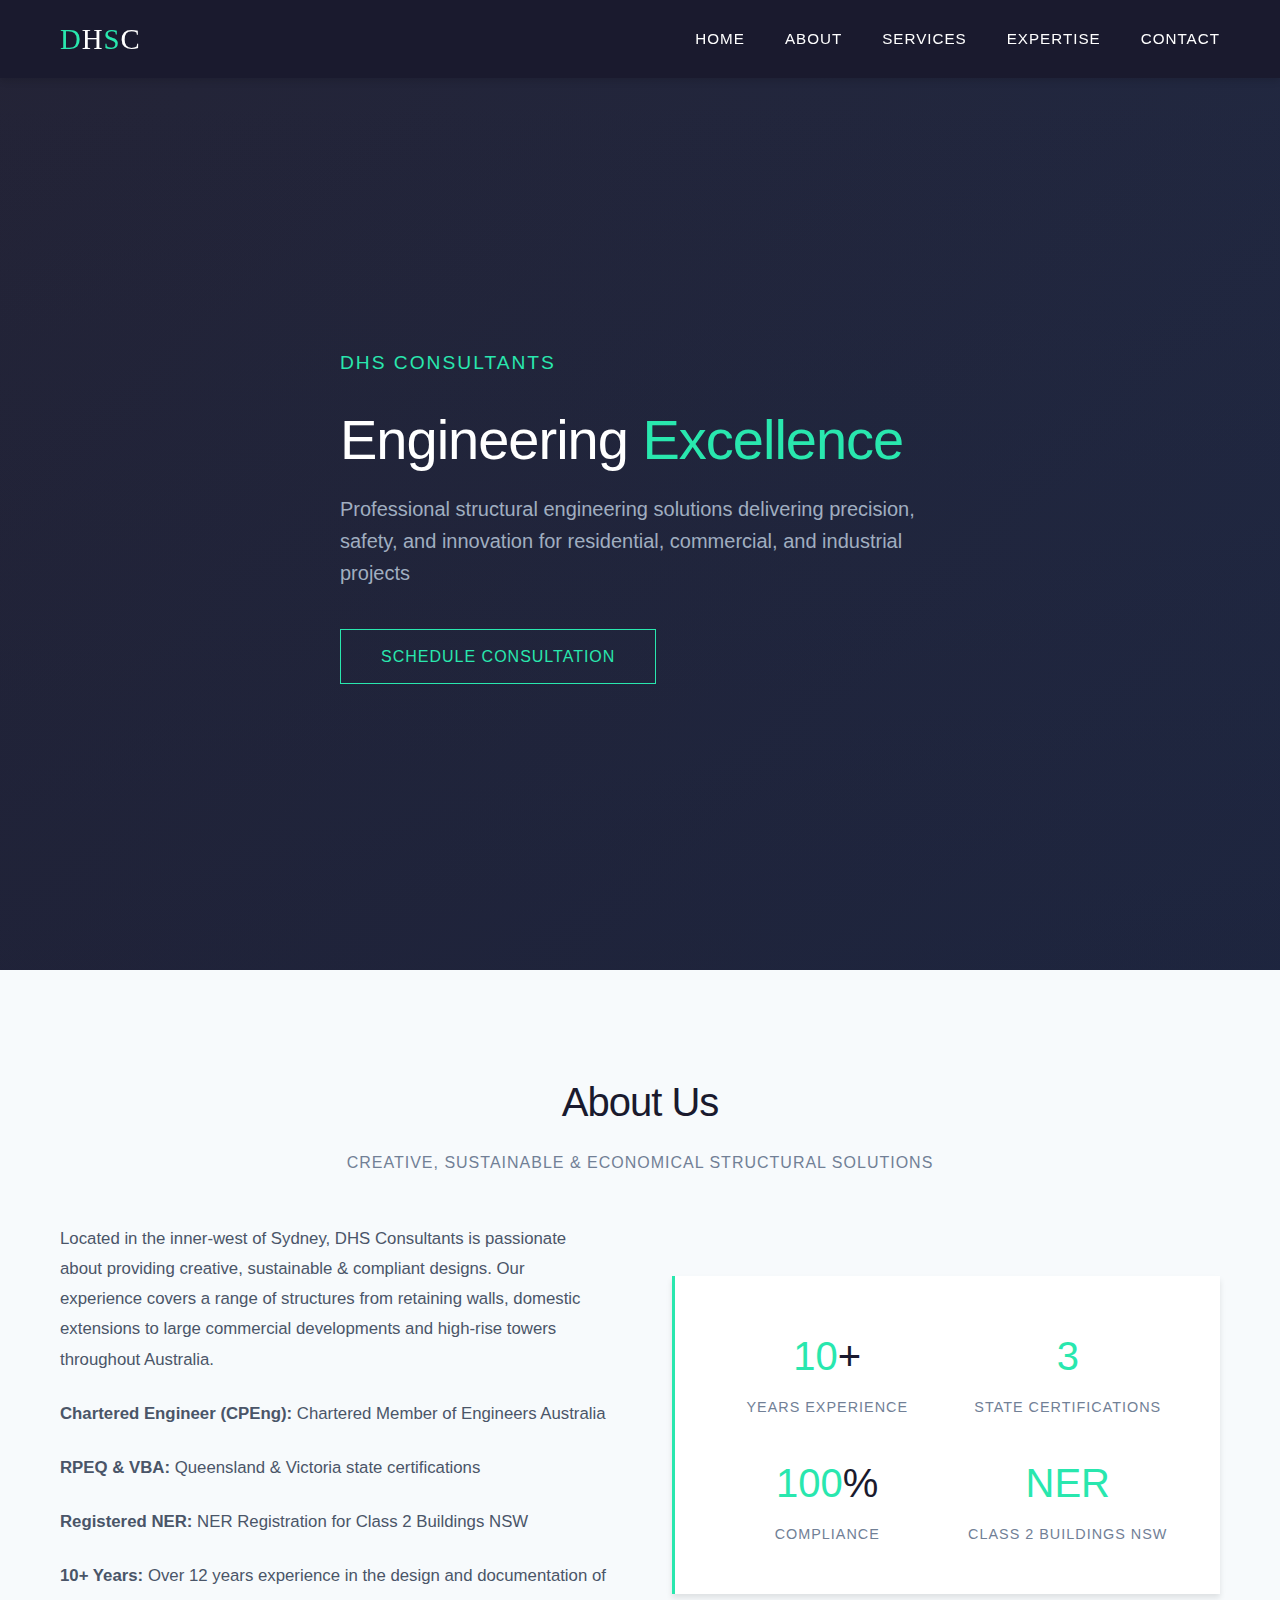
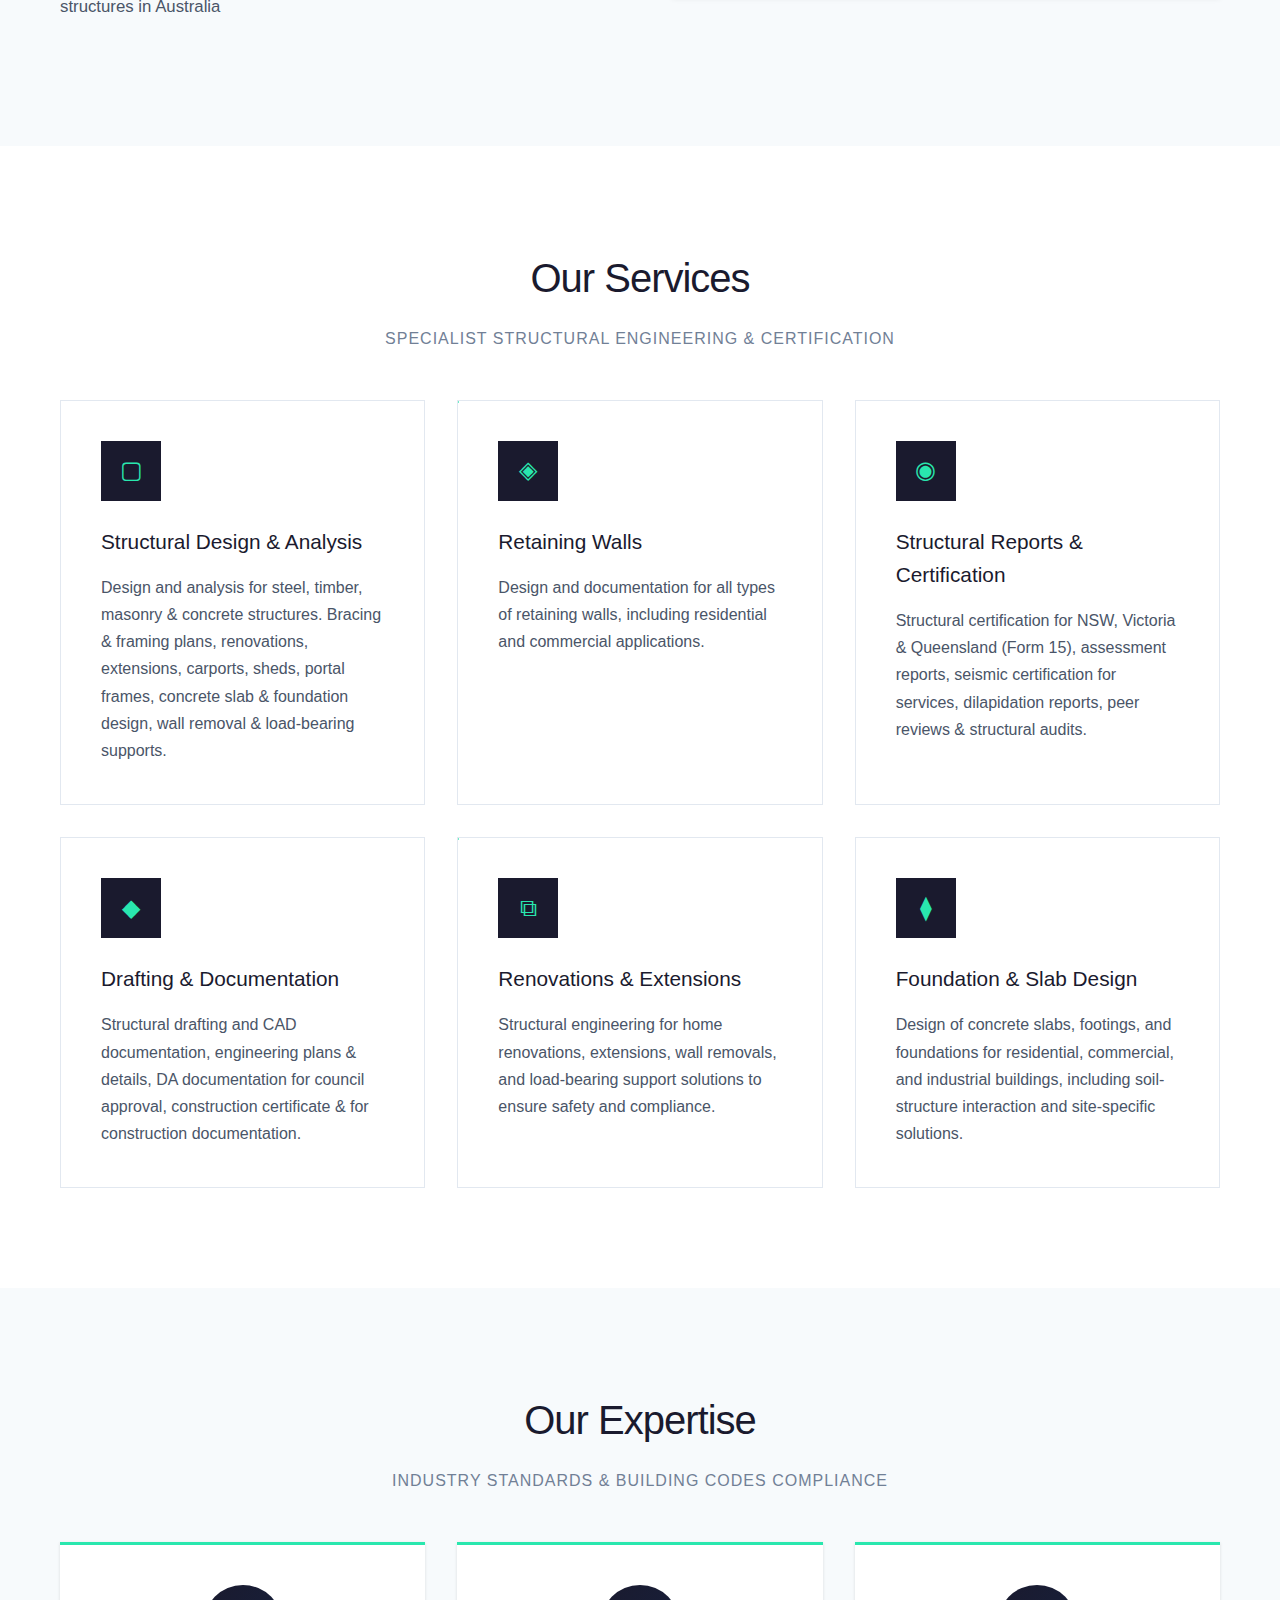
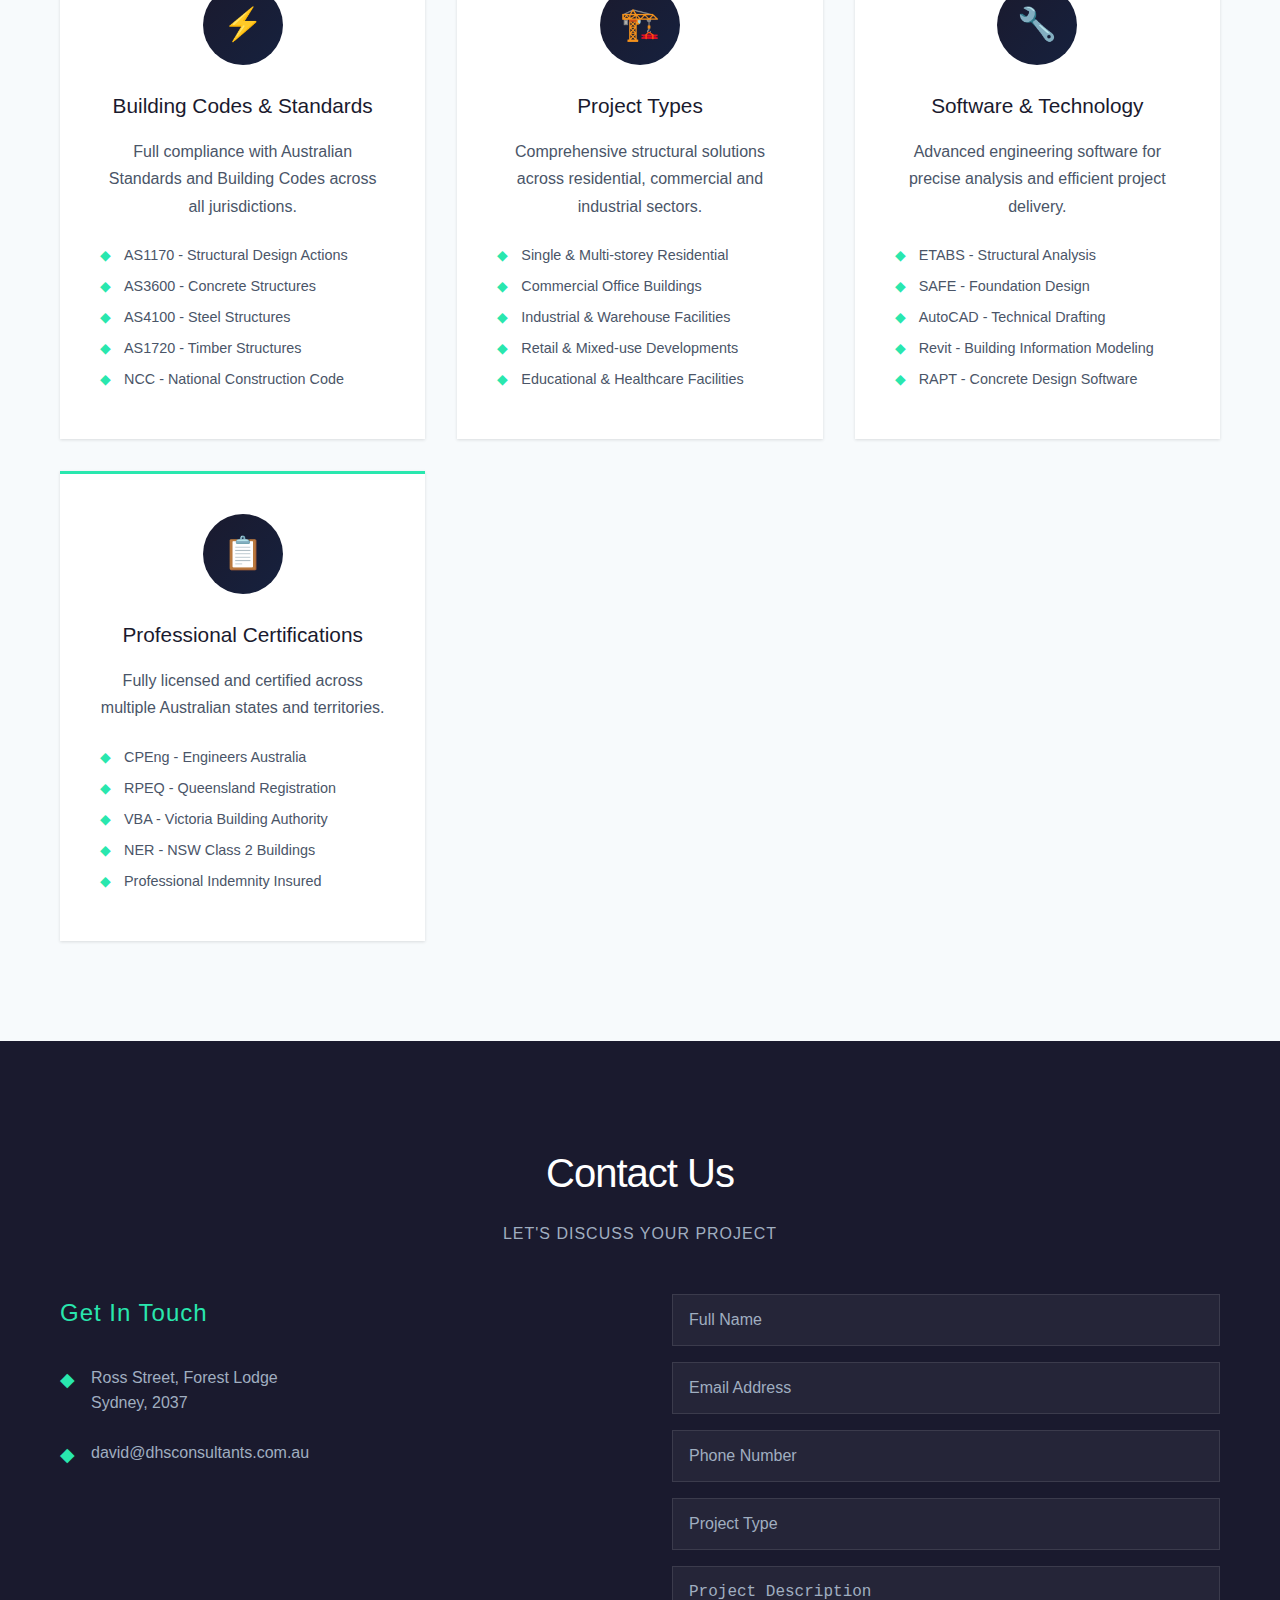
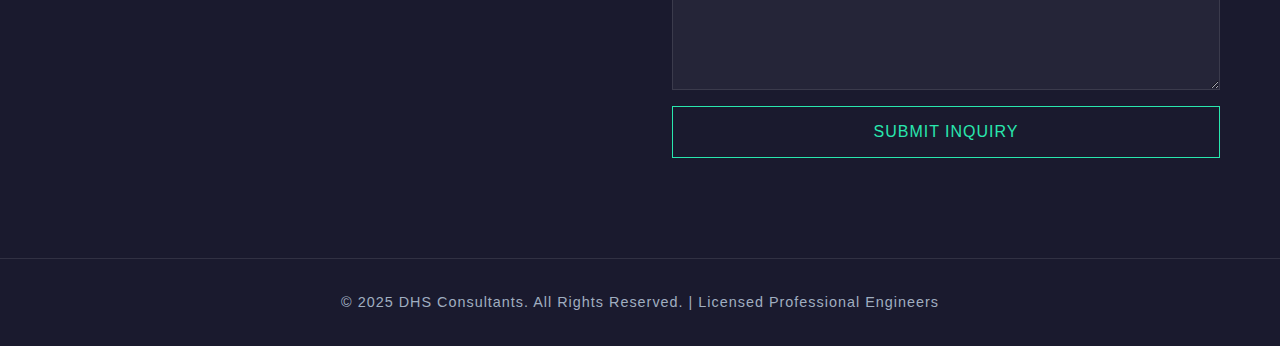
<file: index.html>
<!DOCTYPE html>
<html lang="en">
<head>
    <meta charset="UTF-8">
    <meta name="viewport" content="width=device-width, initial-scale=1.0">
    <title>DHS Structural Consultants</title>
    <style>
        :root {
            --primary-dark: #1a1a2e;
            --primary-blue: #16213e;
            --accent-gold: #29e7ae;
            --accent-gold-hover: #1dd6a8;
            --steel-gray: #4a5568;
            --light-gray: #718096;
            --bg-light: #f7fafc;
            --bg-white: #ffffff;
            --text-dark: #2d3748;
            --text-light: #a0aec0;
            --border-light: #e2e8f0;
            --shadow-sm: 0 1px 3px rgba(0,0,0,0.12);
            --shadow-md: 0 4px 6px rgba(0,0,0,0.1);
            --shadow-lg: 0 10px 15px rgba(0,0,0,0.1);
        }
        * {
            margin: 0;
            padding: 0;
            box-sizing: border-box;
        }
        body {
            font-family: -apple-system, BlinkMacSystemFont, 'Segoe UI', Roboto, 'Helvetica Neue', Arial, sans-serif;
            line-height: 1.6;
            color: var(--text-dark);
            background: var(--bg-white);
        }
        .container {
            max-width: 1200px;
            margin: 0 auto;
            padding: 0 20px;
        }
        /* Header */
        header {
            background: var(--primary-dark);
            color: var(--bg-white);
            padding: 1rem 0;
            position: fixed;
            width: 100%;
            top: 0;
            z-index: 1000;
            box-shadow: var(--shadow-md);
            backdrop-filter: blur(10px);
        }
        nav {
            display: flex;
            justify-content: space-between;
            align-items: center;
        }
        .logo {
            font-family: 'Georgia', serif;
            font-size: 1.8rem;
            font-weight: 300;
            letter-spacing: 1px;
            color: var(--bg-white);
        }
        .logo .d { color: var(--accent-gold); }
        .logo .h { color: var(--bg-white); }
        .logo .s { color: var(--accent-gold); }
        .logo .c { color: var(--bg-white); }
        .nav-links {
            display: flex;
            list-style: none;
            gap: 2.5rem;
        }
        .nav-links a {
            color: var(--bg-white);
            text-decoration: none;
            font-size: 0.95rem;
            text-transform: uppercase;
            letter-spacing: 1px;
            font-weight: 300;
            transition: color 0.3s ease;
            position: relative;
        }
        .nav-links a::after {
            content: '';
            position: absolute;
            bottom: -5px;
            left: 0;
            width: 0;
            height: 1px;
            background: var(--accent-gold);
            transition: width 0.3s ease;
        }
        .nav-links a:hover::after {
            width: 100%;
        }
        .nav-links a:hover {
            color: var(--accent-gold);
        }
        /* Hero Section */
        .hero {
            background: linear-gradient(135deg, rgba(26,26,46,0.95) 0%, rgba(22,33,62,0.95) 100%), 
                        url('data:image/svg+xml,<svg xmlns="http://www.w3.org/2000/svg" viewBox="0 0 1440 800"><defs><linearGradient id="grad" x1="0%" y1="0%" x2="100%" y2="100%"><stop offset="0%" style="stop-color:%231a1a2e;stop-opacity:0.2" /><stop offset="100%" style="stop-color:%2316213e;stop-opacity:0.2" /></linearGradient></defs><rect width="1440" height="800" fill="url(%23grad)"/><g fill="none" stroke="%23c9a961" stroke-width="0.5" opacity="0.1"><path d="M0,400 L200,300 L400,350 L600,250 L800,300 L1000,200 L1200,250 L1440,150"/><path d="M0,500 L200,400 L400,450 L600,350 L800,400 L1000,300 L1200,350 L1440,250"/></g></svg>');
            background-size: cover;
            background-position: center;
            height: 100vh;
            display: flex;
            align-items: center;
            color: var(--bg-white);
            position: relative;
            overflow: hidden;
        }
        .hero::before {
            content: '';
            position: absolute;
            top: 0;
            left: 0;
            right: 0;
            bottom: 0;
            background: linear-gradient(180deg, transparent 0%, rgba(26,26,46,0.3) 100%);
        }
        .hero-content {
            position: relative;
            z-index: 1;
        }
        .hero-content .company-name {
            font-size: 1.2rem;
            font-weight: 300;
            color: var(--accent-gold);
            letter-spacing: 2px;
            text-transform: uppercase;
            margin-bottom: 1rem;
            animation: fadeInUp 1s ease-out;
        }
        .hero-content h1 {
            font-size: 3.5rem;
            font-weight: 200;
            margin-bottom: 0.5rem;
            animation: fadeInUp 1s ease-out 0.2s both;
            letter-spacing: -1px;
        }
        .hero-content h1 strong {
            font-weight: 500;
            color: var(--accent-gold);
        }
        .hero-content p {
            font-size: 1.25rem;
            margin-bottom: 2.5rem;
            animation: fadeInUp 1s ease-out 0.3s both;
            color: var(--text-light);
            font-weight: 300;
            max-width: 600px;
        }
        .cta-button {
            display: inline-block;
            background: transparent;
            color: var(--accent-gold);
            padding: 14px 40px;
            text-decoration: none;
            border: 1px solid var(--accent-gold);
            font-weight: 300;
            letter-spacing: 1px;
            text-transform: uppercase;
            transition: all 0.3s ease;
            animation: fadeInUp 1s ease-out 0.6s both;
            position: relative;
            overflow: hidden;
        }
        .cta-button::before {
            content: '';
            position: absolute;
            top: 0;
            left: -100%;
            width: 100%;
            height: 100%;
            background: var(--accent-gold);
            transition: left 0.3s ease;
            z-index: -1;
        }
        .cta-button:hover::before {
            left: 0;
        }
        .cta-button:hover {
            color: var(--primary-dark);
            transform: translateY(-2px);
            box-shadow: 0 10px 25px rgba(201,169,97,0.2);
        }
        @keyframes fadeInUp {
            from {
                opacity: 0;
                transform: translateY(30px);
            }
            to {
                opacity: 1;
                transform: translateY(0);
            }
        }
        /* Section Styling */
        section {
            padding: 100px 0;
        }
        .section-title {
            text-align: center;
            font-size: 2.5rem;
            font-weight: 200;
            margin-bottom: 1rem;
            color: var(--primary-dark);
            letter-spacing: -1px;
        }
        .section-subtitle {
            text-align: center;
            font-size: 1rem;
            color: var(--light-gray);
            margin-bottom: 3rem;
            font-weight: 300;
            letter-spacing: 1px;
            text-transform: uppercase;
        }
        /* About Section */
        #about {
            background: var(--bg-light);
        }
        .about-content {
            display: grid;
            grid-template-columns: 1fr 1fr;
            gap: 4rem;
            align-items: center;
        }
        .about-text {
            font-size: 1.05rem;
            line-height: 1.8;
            color: var(--steel-gray);
        }
        .about-text p {
            margin-bottom: 1.5rem;
        }
        .about-stats {
            display: grid;
            grid-template-columns: 1fr 1fr;
            gap: 2rem;
            background: var(--bg-white);
            padding: 3rem;
            border-left: 3px solid var(--accent-gold);
            box-shadow: var(--shadow-md);
        }
        .stat-item {
            text-align: center;
        }
        .stat-number {
            font-size: 2.5rem;
            font-weight: 200;
            color: var(--primary-dark);
            margin-bottom: 0.5rem;
        }
        .stat-number span {
            color: var(--accent-gold);
            font-weight: 400;
        }
        .stat-label {
            font-size: 0.9rem;
            color: var(--light-gray);
            text-transform: uppercase;
            letter-spacing: 1px;
        }
        /* Services Section */
        #services {
            background: var(--bg-white);
        }
        .services-grid {
            display: grid;
            grid-template-columns: repeat(auto-fit, minmax(350px, 1fr));
            gap: 2rem;
            margin-top: 3rem;
        }
        .service-card {
            background: var(--bg-white);
            padding: 2.5rem;
            border: 1px solid var(--border-light);
            transition: all 0.3s ease;
            position: relative;
            overflow: hidden;
        }
        .service-card::before {
            content: '';
            position: absolute;
            top: 0;
            left: 0;
            width: 100%;
            height: 2px;
            background: var(--accent-gold);
            transform: translateX(-100%);
            transition: transform 0.3s ease;
        }
        .service-card:hover::before {
            transform: translateX(0);
        }
        .service-card:hover {
            box-shadow: var(--shadow-lg);
            transform: translateY(-5px);
        }
        .service-icon {
            width: 60px;
            height: 60px;
            background: var(--primary-dark);
            display: flex;
            align-items: center;
            justify-content: center;
            margin-bottom: 1.5rem;
            color: var(--accent-gold);
            font-size: 1.5rem;
        }
        .service-card h3 {
            color: var(--primary-dark);
            margin-bottom: 1rem;
            font-weight: 400;
            font-size: 1.3rem;
        }
        .service-card p {
            color: var(--steel-gray);
            line-height: 1.7;
        }
        /* Expertise Section */
        #expertise {
            background: var(--bg-light);
        }
        .expertise-grid {
            display: grid;
            grid-template-columns: repeat(auto-fit, minmax(280px, 1fr));
            gap: 2rem;
            margin-top: 3rem;
        }
        .expertise-card {
            background: var(--bg-white);
            padding: 2.5rem;
            text-align: center;
            box-shadow: var(--shadow-sm);
            transition: all 0.3s ease;
            position: relative;
            overflow: hidden;
            border-top: 3px solid var(--accent-gold);
        }
        .expertise-card:hover {
            box-shadow: var(--shadow-lg);
            transform: translateY(-5px);
        }
        .expertise-icon {
            width: 80px;
            height: 80px;
            background: linear-gradient(135deg, var(--primary-dark) 0%, var(--primary-blue) 100%);
            display: flex;
            align-items: center;
            justify-content: center;
            color: var(--accent-gold);
            font-size: 2rem;
            margin: 0 auto 1.5rem;
            border-radius: 50%;
        }
        .expertise-card h3 {
            color: var(--primary-dark);
            margin-bottom: 1rem;
            font-weight: 400;
            font-size: 1.3rem;
        }
        .expertise-card p {
            color: var(--steel-gray);
            line-height: 1.7;
            margin-bottom: 1.5rem;
        }
        .expertise-list {
            list-style: none;
            text-align: left;
        }
        .expertise-list li {
            color: var(--steel-gray);
            margin-bottom: 0.5rem;
            padding-left: 1.5rem;
            position: relative;
            font-size: 0.9rem;
        }
        .expertise-list li::before {
            content: '◆';
            color: var(--accent-gold);
            position: absolute;
            left: 0;
        }
        /* Contact Section */
        #contact {
            background: var(--primary-dark);
            color: var(--bg-white);
        }
        .contact-content {
            display: grid;
            grid-template-columns: 1fr 1fr;
            gap: 4rem;
        }
        .contact-info h3 {
            margin-bottom: 2rem;
            color: var(--accent-gold);
            font-weight: 300;
            font-size: 1.5rem;
            letter-spacing: 1px;
        }
        .contact-item {
            display: flex;
            align-items: start;
            margin-bottom: 1.5rem;
            gap: 1rem;
            color: var(--text-light);
        }
        .contact-item span:first-child {
            color: var(--accent-gold);
            font-size: 1.2rem;
        }
        .contact-form {
            display: flex;
            flex-direction: column;
            gap: 1rem;
        }
        .contact-form input,
        .contact-form textarea {
            padding: 1rem;
            border: 1px solid rgba(255,255,255,0.1);
            background: rgba(255,255,255,0.05);
            color: var(--bg-white);
            font-size: 1rem;
            transition: all 0.3s ease;
        }
        .contact-form input::placeholder,
        .contact-form textarea::placeholder {
            color: var(--text-light);
        }
        .contact-form input:focus,
        .contact-form textarea:focus {
            outline: none;
            border-color: var(--accent-gold);
            background: rgba(255,255,255,0.08);
        }
        .contact-form button {
            background: transparent;
            color: var(--accent-gold);
            padding: 1rem 2rem;
            border: 1px solid var(--accent-gold);
            font-size: 1rem;
            letter-spacing: 1px;
            text-transform: uppercase;
            cursor: pointer;
            transition: all 0.3s ease;
            position: relative;
            overflow: hidden;
        }
        .contact-form button::before {
            content: '';
            position: absolute;
            top: 0;
            left: -100%;
            width: 100%;
            height: 100%;
            background: var(--accent-gold);
            transition: left 0.3s ease;
            z-index: -1;
        }
        .contact-form button:hover::before {
            left: 0;
        }
        .contact-form button:hover {
            color: var(--primary-dark);
        }
        /* Footer */
        footer {
            background: var(--primary-dark);
            color: var(--text-light);
            text-align: center;
            padding: 2rem 0;
            border-top: 1px solid rgba(255,255,255,0.1);
        }
        footer p {
            font-size: 0.9rem;
            letter-spacing: 1px;
        }
        /* Mobile Menu Toggle */
        .menu-toggle {
            display: none;
            flex-direction: column;
            cursor: pointer;
        }
        .menu-toggle span {
            width: 25px;
            height: 2px;
            background: var(--bg-white);
            margin: 3px 0;
            transition: 0.3s;
        }
        /* Responsive Design */
        @media (max-width: 768px) {
            .nav-links {
                display: none;
            }
            .menu-toggle {
                display: flex;
            }
            .hero-content h1 {
                font-size: 2.5rem;
            }
            .about-content,
            .contact-content {
                grid-template-columns: 1fr;
                gap: 2rem;
            }
            .services-grid,
            .expertise-grid {
                grid-template-columns: 1fr;
            }
            .about-stats {
                grid-template-columns: 1fr;
            }
        }
        /* Smooth scrolling */
        html {
            scroll-behavior: smooth;
        }
        body {
            padding-top: 70px;
        }
    </style>
</head>
<body>
    <!-- Header -->
    <header>
        <nav class="container">
            <div class="logo">
                <span class="d">D</span><span class="h">H</span><span class="s">S</span><span class="c">C</span>
            </div>
            <ul class="nav-links">
                <li><a href="#home">Home</a></li>
                <li><a href="#about">About</a></li>
                <li><a href="#services">Services</a></li>
                <li><a href="#expertise">Expertise</a></li>
                <li><a href="#contact">Contact</a></li>
            </ul>
            <div class="menu-toggle">
                <span></span>
                <span></span>
                <span></span>
            </div>
        </nav>
    </header>
    <!-- Hero Section -->
    <section id="home" class="hero">
        <div class="container">
            <div class="hero-content">
                <div class="company-name">DHS Consultants</div>
                <h1>Engineering <strong>Excellence</strong></h1>
                <p>Professional structural engineering solutions delivering precision, safety, and innovation for residential, commercial, and industrial projects</p>
                <a href="#contact" class="cta-button">Schedule Consultation</a>
            </div>
        </div>
    </section>
    <!-- About Section -->
    <section id="about">
        <div class="container">
            <h2 class="section-title">About Us</h2>
            <p class="section-subtitle">Creative, Sustainable & Economical Structural Solutions</p>
            <div class="about-content">
                <div class="about-text">
                    <p>Located in the inner-west of Sydney, DHS Consultants is passionate about providing creative, sustainable & compliant designs. Our experience covers a range of structures from retaining walls, domestic extensions to large commercial developments and high-rise towers throughout Australia.</p>
                    <p><strong>Chartered Engineer (CPEng):</strong> Chartered Member of Engineers Australia</p>
                    <p><strong>RPEQ & VBA:</strong> Queensland & Victoria state certifications</p>
                    <p><strong>Registered NER:</strong> NER Registration for Class 2 Buildings NSW</p>
                    <p><strong>10+ Years:</strong> Over 12 years experience in the design and documentation of structures in Australia</p>
                </div>
                <div class="about-stats">
                    <div class="stat-item">
                        <div class="stat-number"><span>10</span>+</div>
                        <div class="stat-label">Years Experience</div>
                    </div>
                    <div class="stat-item">
                        <div class="stat-number"><span>3</span></div>
                        <div class="stat-label">State Certifications</div>
                    </div>
                    <div class="stat-item">
                        <div class="stat-number"><span>100</span>%</div>
                        <div class="stat-label">Compliance</div>
                    </div>
                    <div class="stat-item">
                        <div class="stat-number"><span>NER</span></div>
                        <div class="stat-label">Class 2 Buildings NSW</div>
                    </div>
                </div>
            </div>
        </div>
    </section>
    <!-- Services Section -->
    <section id="services">
        <div class="container">
            <h2 class="section-title">Our Services</h2>
            <p class="section-subtitle">Specialist Structural Engineering & Certification</p>
            <div class="services-grid">
                <div class="service-card">
                    <div class="service-icon">▢</div>
                    <h3>Structural Design & Analysis</h3>
                    <p>Design and analysis for steel, timber, masonry & concrete structures. Bracing & framing plans, renovations, extensions, carports, sheds, portal frames, concrete slab & foundation design, wall removal & load-bearing supports.</p>
                </div>
                <div class="service-card">
                    <div class="service-icon">◈</div>
                    <h3>Retaining Walls</h3>
                    <p>Design and documentation for all types of retaining walls, including residential and commercial applications.</p>
                </div>
                <div class="service-card">
                    <div class="service-icon">◉</div>
                    <h3>Structural Reports & Certification</h3>
                    <p>Structural certification for NSW, Victoria & Queensland (Form 15), assessment reports, seismic certification for services, dilapidation reports, peer reviews & structural audits.</p>
                </div>
                <div class="service-card">
                    <div class="service-icon">◆</div>
                    <h3>Drafting & Documentation</h3>
                    <p>Structural drafting and CAD documentation, engineering plans & details, DA documentation for council approval, construction certificate & for construction documentation.</p>
                </div>
                <div class="service-card">
                    <div class="service-icon">⧉</div>
                    <h3>Renovations & Extensions</h3>
                    <p>Structural engineering for home renovations, extensions, wall removals, and load-bearing support solutions to ensure safety and compliance.</p>
                </div>
                <div class="service-card">
                    <div class="service-icon">⧫</div>
                    <h3>Foundation & Slab Design</h3>
                    <p>Design of concrete slabs, footings, and foundations for residential, commercial, and industrial buildings, including soil-structure interaction and site-specific solutions.</p>
                </div>
            </div>
        </div>
    </section>
    <!-- Expertise Section -->
    <section id="expertise">
        <div class="container">
            <h2 class="section-title">Our Expertise</h2>
            <p class="section-subtitle">Industry Standards & Building Codes Compliance</p>
            <div class="expertise-grid">
                <div class="expertise-card">
                    <div class="expertise-icon">⚡</div>
                    <h3>Building Codes & Standards</h3>
                    <p>Full compliance with Australian Standards and Building Codes across all jurisdictions.</p>
                    <ul class="expertise-list">
                        <li>AS1170 - Structural Design Actions</li>
                        <li>AS3600 - Concrete Structures</li>
                        <li>AS4100 - Steel Structures</li>
                        <li>AS1720 - Timber Structures</li>
                        <li>NCC - National Construction Code</li>
                    </ul>
                </div>
                <div class="expertise-card">
                    <div class="expertise-icon">🏗️</div>
                    <h3>Project Types</h3>
                    <p>Comprehensive structural solutions across residential, commercial and industrial sectors.</p>
                    <ul class="expertise-list">
                        <li>Single & Multi-storey Residential</li>
                        <li>Commercial Office Buildings</li>
                        <li>Industrial & Warehouse Facilities</li>
                        <li>Retail & Mixed-use Developments</li>
                        <li>Educational & Healthcare Facilities</li>
                    </ul>
                </div>
                <div class="expertise-card">
                    <div class="expertise-icon">🔧</div>
                    <h3>Software & Technology</h3>
                    <p>Advanced engineering software for precise analysis and efficient project delivery.</p>
                    <ul class="expertise-list">
                        <li>ETABS - Structural Analysis</li>
                        <li>SAFE - Foundation Design</li>
                        <li>AutoCAD - Technical Drafting</li>
                        <li>Revit - Building Information Modeling</li>
                        <li>RAPT - Concrete Design Software</li>
                    </ul>
                </div>
                <div class="expertise-card">
                    <div class="expertise-icon">📋</div>
                    <h3>Professional Certifications</h3>
                    <p>Fully licensed and certified across multiple Australian states and territories.</p>
                    <ul class="expertise-list">
                        <li>CPEng - Engineers Australia</li>
                        <li>RPEQ - Queensland Registration</li>
                        <li>VBA - Victoria Building Authority</li>
                        <li>NER - NSW Class 2 Buildings</li>
                        <li>Professional Indemnity Insured</li>
                    </ul>
                </div>
            </div>
        </div>
    </section>
    <!-- Contact Section -->
    <section id="contact">
        <div class="container">
            <h2 class="section-title" style="color: white;">Contact Us</h2>
            <p class="section-subtitle" style="color: var(--text-light);">Let's Discuss Your Project</p>
            <div class="contact-content">
                <div class="contact-info">
                    <h3>Get In Touch</h3>
                    <div class="contact-item">
                        <span>◆</span>
                        <span>Ross Street, Forest Lodge<br>Sydney, 2037</span>
                    </div>
                    <div class="contact-item">
                        <span>◆</span>
                        <span>david@dhsconsultants.com.au</span>
                    </div>
                </div>
                <form class="contact-form" action="https://formsubmit.co/david@dhsconsultants.com.au" method="POST" onsubmit="showAlert(event)">
                    <input type="text" name="name" placeholder="Full Name" required>
                    <input type="email" name="email" placeholder="Email Address" required>
                    <input type="tel" name="phone" placeholder="Phone Number">
                    <input type="text" name="project_type" placeholder="Project Type">
                    <textarea name="message" placeholder="Project Description" rows="5" required></textarea>
                    <!-- Hidden fields for FormSubmit configuration -->
                    <input type="hidden" name="_subject" value="New Inquiry from DHSC Website">
                    <input type="hidden" name="_captcha" value="false">
                    <input type="hidden" name="_next" value="https://dhsconsultants.com.au">
                    <button type="submit">Submit Inquiry</button>
                </form>
                
                <script>
                    function showAlert(event) {
                        event.preventDefault();  // Prevent the form from submitting immediately
                        alert("Thank you, your enquiry has been submitted. We will review the information provided and get back to you shortly.");
                        
                        // After the alert, submit the form manually
                        event.target.submit();
                    }
                </script>
            </div>
        </div>
    </section>
    <!-- Footer -->
    <footer>
        <div class="container">
            <p>&copy; 2025 DHS Consultants. All Rights Reserved. | Licensed Professional Engineers</p>
        </div>
    </footer>
    <script>
        // Form handling - now uses FormSubmit.co
        document.querySelector('.contact-form').addEventListener('submit', function(e) {
            // Remove the preventDefault since we want the form to actually submit
            // e.preventDefault();
            // The form will now submit to FormSubmit.co and send you an email
            // You can add a loading indicator here if desired
        });
        
        // Smooth scroll for navigation links
        document.querySelectorAll('a[href^="#"]').forEach(anchor => {
            anchor.addEventListener('click', function (e) {
                e.preventDefault();
                const target = document.querySelector(this.getAttribute('href'));
                if (target) {
                    target.scrollIntoView({
                        behavior: 'smooth',
                        block: 'start'
                    });
                }
            });
        });
        
        // Header background change on scroll - more subtle
        window.addEventListener('scroll', function() {
            const header = document.querySelector('header');
            if (window.scrollY > 50) {
                header.style.background = 'rgba(26, 26, 46, 0.98)';
                header.style.backdropFilter = 'blur(15px)';
            } else {
                header.style.background = 'var(--primary-dark)';
                header.style.backdropFilter = 'blur(10px)';
            }
        });
        
        // Mobile menu toggle
        const menuToggle = document.querySelector('.menu-toggle');
        const navLinks = document.querySelector('.nav-links');
        
        menuToggle.addEventListener('click', function() {
            navLinks.classList.toggle('active');
        });
    </script>
</body>
</html>
</file>
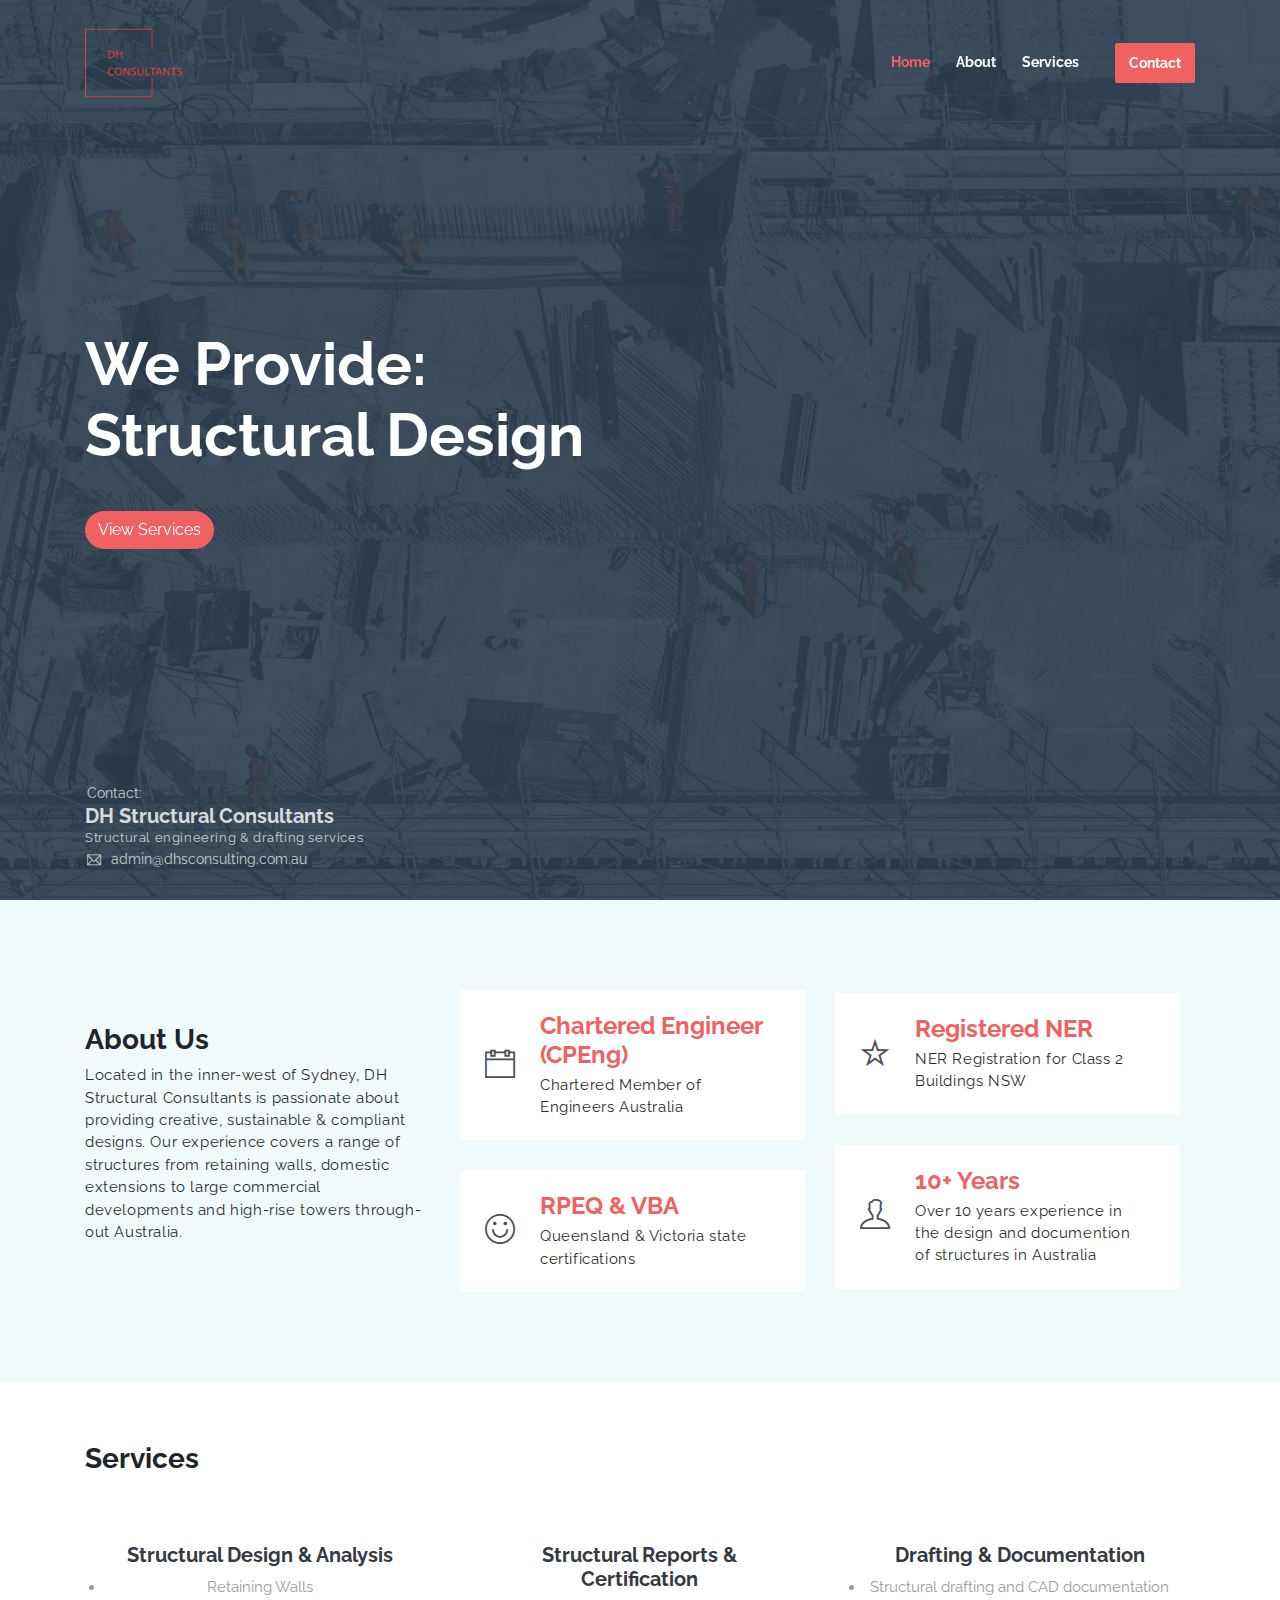
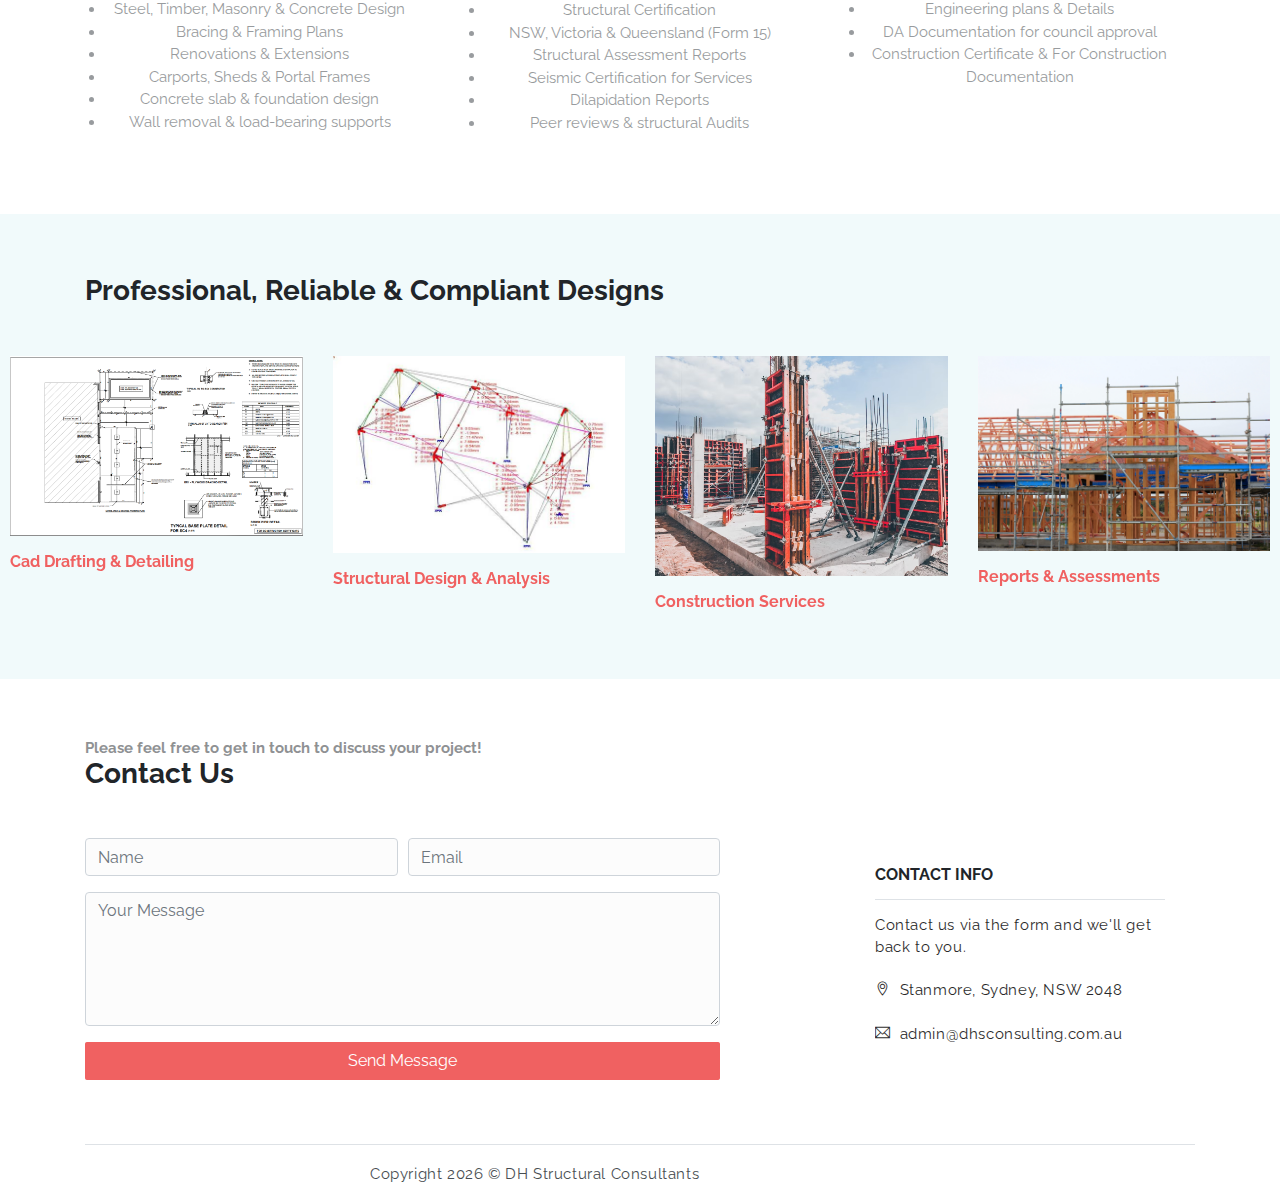
<file: public_html/index.html>
<!DOCTYPE html>
<html lang="en">
<head>
	<meta charset="utf-8">
    <meta name="viewport" content="width=device-width, initial-scale=1, shrink-to-fit=no">
    <meta name="description" content="">
    <meta name="author" content="">
    <title>DH Structural Consultants</title>

    <link rel="icon" type="image/x-icon" href="assets/imgs/logo.png">

    <!-- font icons -->
    <link rel="stylesheet" href="assets/vendors/themify-icons/css/themify-icons.css">
    
    <!-- owl carousel -->
    <link rel="stylesheet" href="assets/vendors/owl-carousel/css/owl.carousel.css">
    <link rel="stylesheet" href="assets/vendors/owl-carousel/css/owl.theme.default.css">

    <!-- Bootstrap + Ollie main styles -->
	<link rel="stylesheet" href="assets/css/style.css">

</head>
<body data-spy="scroll" data-target=".navbar" data-offset="40" id="home">

    <nav id="scrollspy" class="navbar navbar-light bg-light navbar-expand-lg fixed-top" data-spy="affix" data-offset-top="20">
        <div class="container">
            <a class="navbar-brand" href="#"><img src="assets/imgs/logo1.png" alt="" class="brand-img"></a>
            <button class="navbar-toggler" type="button" data-toggle="collapse" data-target="#navbarSupportedContent" aria-controls="navbarSupportedContent" aria-expanded="false" aria-label="Toggle navigation">
                <span class="navbar-toggler-icon"></span>
            </button>

            <div class="collapse navbar-collapse" id="navbarSupportedContent">
                <ul class="navbar-nav ml-auto">
                    <li class="nav-item">
                        <a class="nav-link" href="#home">Home</a>
                    </li>
                    <li class="nav-item">
                        <a class="nav-link" href="#about">About</a>
                    </li>
                    <li class="nav-item">
                        <a class="nav-link" href="#services">Services</a>
                    </li>
                    
                    <!--
                    <li class="nav-item">
                        <a class="nav-link" href="#testmonial">Projects</a>
                    </li>
                    -->
                    <li class="nav-item ml-0 ml-lg-4">
                        <a class="nav-link btn btn-primary" href="#contact">Contact</a>
                    </li>
                </ul>
            </div>
        </div>
    </nav>


    <header id="home" class="header">
        <div class="overlay"></div>

        <div id="header-carousel" class="carousel slide carousel-fade" data-ride="carousel">  
            <div class="container">
                <div class="carousel-inner">
                    <div class="carousel-item active">
                        <div class="carousel-caption d-none d-md-block">
                            <h1 class="carousel-title">We Provide:<br> Structural Design</h1>
                            <a class="btn btn-primary btn-rounded" href="#services" role="button">View Services</a>
                        </div>
                    </div>
                    <div class="carousel-item">
                        <div class="carousel-caption d-none d-md-block">
                            <h1 class="carousel-title">We Provide: <br> Drafting & Documentation</h1>
                            <a class="btn btn-primary btn-rounded" href="#services" role="button">View Services</a>
                          </div>
                    </div>
                    <div class="carousel-item">
                        <div class="carousel-caption d-none d-md-block">
                            <h1 class="carousel-title">We Provide: <br> Inspections & Reports</h1>
                            <a class="btn btn-primary btn-rounded" href="#services" role="button">View Services</a>
                          </div>
                    </div>
                </div>
            </div>        
        </div>

        <div class="infos container mb-4 mb-md-2">
            <div class="title">
                <h6 class="subtitle font-weight-normal">Contact:</h6>
                <h5>DH Structural Consultants</h5>
                <p class="font-small">Structural engineering & drafting services</p>
                <a class="d-block subtitle"><i class="ti-email pr-2"></i> admin@dhsconsulting.com.au</a>
            </div>

        </div>
    </header>

    <section class="section" id="about">

        <div class="container">

            <div class="row align-items-center mr-auto">
                <div class="col-md-4">
                    <h3 class="section-title">About Us</h3>
                    <p>Located in the inner-west of Sydney, DH Structural Consultants is passionate about providing creative, sustainable & compliant designs. Our experience covers a range of structures
                        from retaining walls, domestic extensions to large commercial developments and high-rise towers through-out Australia.
                    </p>
                </div>
                <div class="col-sm-6 col-md-4 ml-auto">
                    <div class="widget">
                        <div class="icon-wrapper">
                            <i class="ti-calendar"></i>
                        </div>
                        <div class="infos-wrapper">
                            <h4 class="text-primary">Chartered Engineer (CPEng)</h4>
                            <p>Chartered Member of Engineers Australia</p>
                        </div>
                    </div>
                    <div class="widget">
                        <div class="icon-wrapper">
                            <i class="ti-face-smile"></i>
                        </div>
                        <div class="infos-wrapper">
                            <h4 class="text-primary">RPEQ & VBA</h4>
                            <p>Queensland & Victoria state certifications</p>
                        </div>
                    </div>
                </div>
                <div class="col-sm-6 col-md-4">
                    <div class="widget">
                        <div class="icon-wrapper">
                            <i class="ti-star"></i>
                        </div>
                        <div class="infos-wrapper">
                            <h4 class="text-primary">Registered NER</h4>
                            <p>NER Registration for Class 2 Buildings NSW</p>
                        </div>
                    </div>
                    <div class="widget">
                        <div class="icon-wrapper">
                            <i class="ti-user"></i>
                        </div>
                        <div class="infos-wrapper">
                            <h4 class="text-primary">10+ Years </h4>
                            <p>Over 10 years experience in the design and documention of structures in Australia</p>
                        </div>
                    </div>
                </div>
             </div>
        </div>
    </section>

    <section class="section" id="services">
        <div class="container">
            <h6 class="xs-font mb-0"></h6>
            <h3 class="section-title mb-4">Services</h3>

            <div class="row text-center">
                <div class="col-lg-4">
                    <a href="javascript:void(0)" class="card border-0 text-dark">
                        <span class="card-body">
                            <h4 class="title mt-4">Structural Design &amp; Analysis</h4>
                            <li class="xs-font">Retaining Walls</li>
                            <li class="xs-font">Steel, Timber, Masonry & Concrete Design</li>
                            <li class="xs-font">Bracing & Framing Plans</li>
                            <li class="xs-font">Renovations & Extensions</li>
                            <li class="xs-font">Carports, Sheds & Portal Frames</li>
                            <li class="xs-font">Concrete slab & foundation design</li>
                            <li class="xs-font">Wall removal & load-bearing supports</li>
                        </span>
                    </a>
                </div>
                <div class="col-lg-4">
                    <a href="javascript:void(0)" class="card border-0 text-dark">
                        <span class="card-body">
                            <h4 class="title mt-4">Structural Reports & Certification</h4>
                            <li class="xs-font">Structural Certification</li>
                            <li class="xs-font">NSW, Victoria & Queensland (Form 15)</li>
                            <li class="xs-font">Structural Assessment Reports</li>
                            <li class="xs-font">Seismic Certification for Services</li>                            
                            <li class="xs-font">Dilapidation Reports</li>
                            <li class="xs-font">Peer reviews & structural Audits</li>
                        </span>
                    </a>
                </div>
                <div class="col-lg-4">
                    <a href="javascript:void(0)" class="card border-0 text-dark">
                        <span class="card-body">
                            <h4 class="title mt-4">Drafting & Documentation</h4>
                            <li class="xs-font">Structural drafting and CAD documentation</li>
                            <li class="xs-font">Engineering plans & Details</li>
                            <li class="xs-font">DA Documentation for council approval</li>
                            <li class="xs-font">Construction Certificate & For Construction Documentation</li>
                        </span>
                    </a>
                </div>
            </div>
        </div>
    </section>

    <section class="section">
        <div class="container">
        
            <h3 class="section-title pb-4">Professional, Reliable & Compliant Designs</h3>
        </div>

        <div id="owl-portfolio" class="owl-carousel owl-theme mt-4">
            <a   href="javascript:void(0)" class="item expertises-item">
                <img src="assets/imgs/example_1.png"alt="Download free bootstrap 4 landing page, free boootstrap 4 templates, Download free bootstrap 4.1 landing page, free boootstrap 4.1.1 templates, ollie Landing page" class="box-shadow">
                <h6 class="mt-3 mb-2">Cad Drafting & Detailing</h6> 
            </a> 
            <a href="javascript:void(0)" class="item expertises-item">
                <img src="assets/imgs/example_3.jpg"alt="Download free bootstrap 4 landing page, free boootstrap 4 templates, Download free bootstrap 4.1 landing page, free boootstrap 4.1.1 templates, ollie Landing page" class="box-shadow">
                <h6 class="mt-3 mb-2">Structural Design & Analysis</h6>
            </a> 
            <a href="javascript:void(0)" class="item expertises-item">
                <img src="assets/imgs/example_2.avif"alt="Download free bootstrap 4 landing page, free boootstrap 4 templates, Download free bootstrap 4.1 landing page, free boootstrap 4.1.1 templates, ollie Landing page" class="box-shadow">
                <h6 class="mt-3 mb-2">Construction Services</h6>
            </a> 
            <a href="javascript:void(0)" class="item expertises-item">
                <img src="assets/imgs/photo_inspection.jpg"alt="Download free bootstrap 4 landing page, free boootstrap 4 templates, Download free bootstrap 4.1 landing page, free boootstrap 4.1.1 templates, ollie Landing page" class="box-shadow">
                <h6 class="mt-3 mb-2">Reports & Assessments</h6>
            </a> 
         
        </div>
    </section>


    <section id="contact" class="section pb-0">

        <div class="container">
            <h6 class="xs-font mb-0">Please feel free to get in touch to discuss your project!</h6>
            <h3 class="section-title mb-5">Contact Us</h3>

            <div class="row align-items-center justify-content-between">
                <div class="col-md-8 col-lg-7">

                    <form class="contact-form">
                        <div class="form-row">
                            <div class="col form-group">
                                <input type="text" class="form-control" placeholder="Name">
                            </div>
                            <div class="col form-group">
                                <input type="email" class="form-control" placeholder="Email">
                            </div>
                        </div>
                        <div class="form-group">
                            <textarea name="" id="" cols="30" rows="5" class="form-control" placeholder="Your Message"></textarea>
                        </div>
                        <div class="form-group">
                            <input type="submit" class="btn btn-primary btn-block" value="Send Message">
                        </div>
                    </form>
                </div>
                <div class="col-md-4 d-none d-md-block order-1">
                    <ul class="list">
                        <li class="list-head">
                            <h6>CONTACT INFO</h6>
                        </li>
                        <li class="list-body">
                            <p class="py-2">Contact us via the form and we'll get back to you.</p>
                            <p class="py-2"><i class="ti-location-pin"></i> Stanmore, Sydney, NSW 2048</p>
                            <p class="py-2"><i class="ti-email"></i>  admin@dhsconsulting.com.au</p>

                        </li>
                    </ul> 
                </div>
            </div>

            <footer class="footer mt-5 border-top">
                <div class="row align-items-center justify-content-center">
                    <div class="col-md-6 text-center text-md-left">
                        <p class="mb-0">Copyright <script>document.write(new Date().getFullYear())</script> &copy; <a target="_blank" href="http://www.dh-structures.com">DH Structural Consultants</a></p>
                    </div>
                </div> 
            </footer>
        </div>
    </section>
	
	<!-- core  -->
    <script src="assets/vendors/jquery/jquery-3.4.1.js"></script>
    <script src="assets/vendors/bootstrap/bootstrap.bundle.js"></script>

    <!-- bootstrap 3 affix -->
	<script src="assets/vendors/bootstrap/bootstrap.affix.js"></script>
    
    <!-- Owl carousel  -->
    <script src="assets/vendors/owl-carousel/js/owl.carousel.js"></script>


    <!-- Ollie js -->
    <script src="assets/js/functions.js"></script>

</body>
</html>
</file>
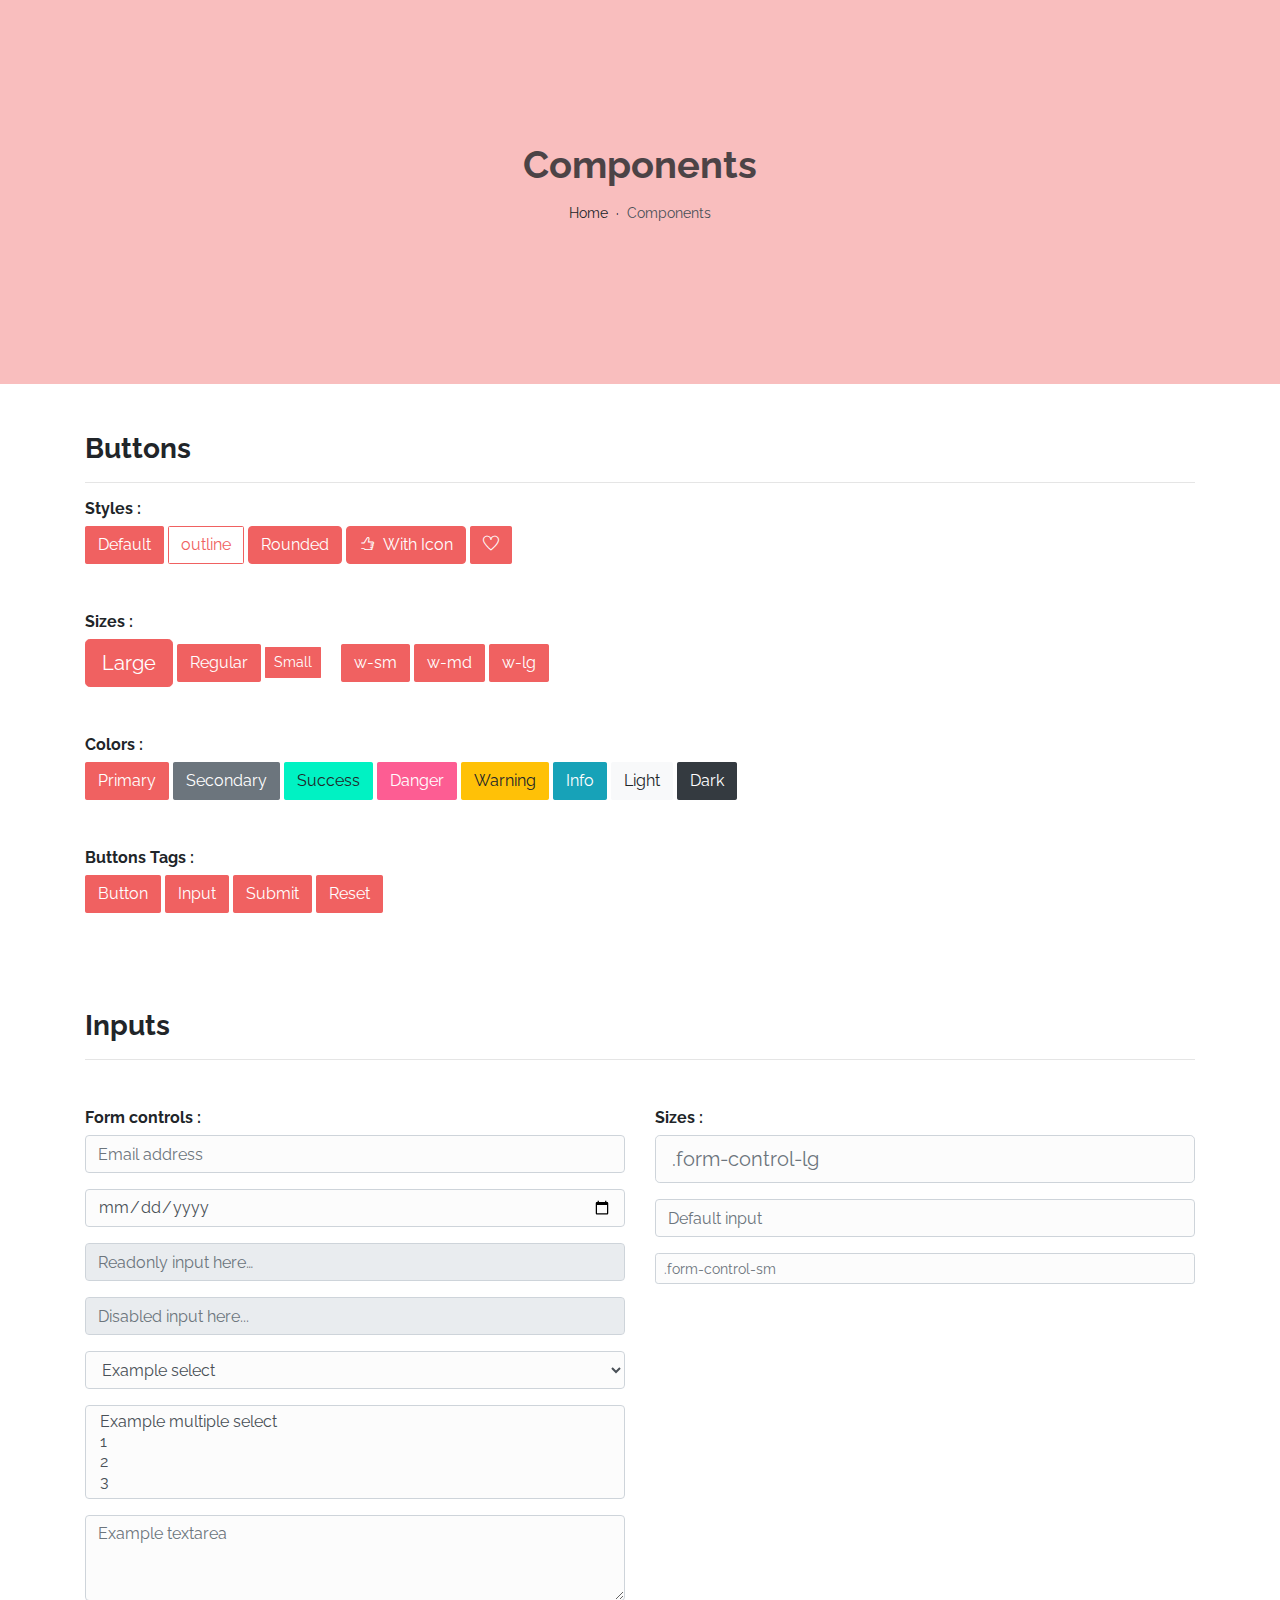
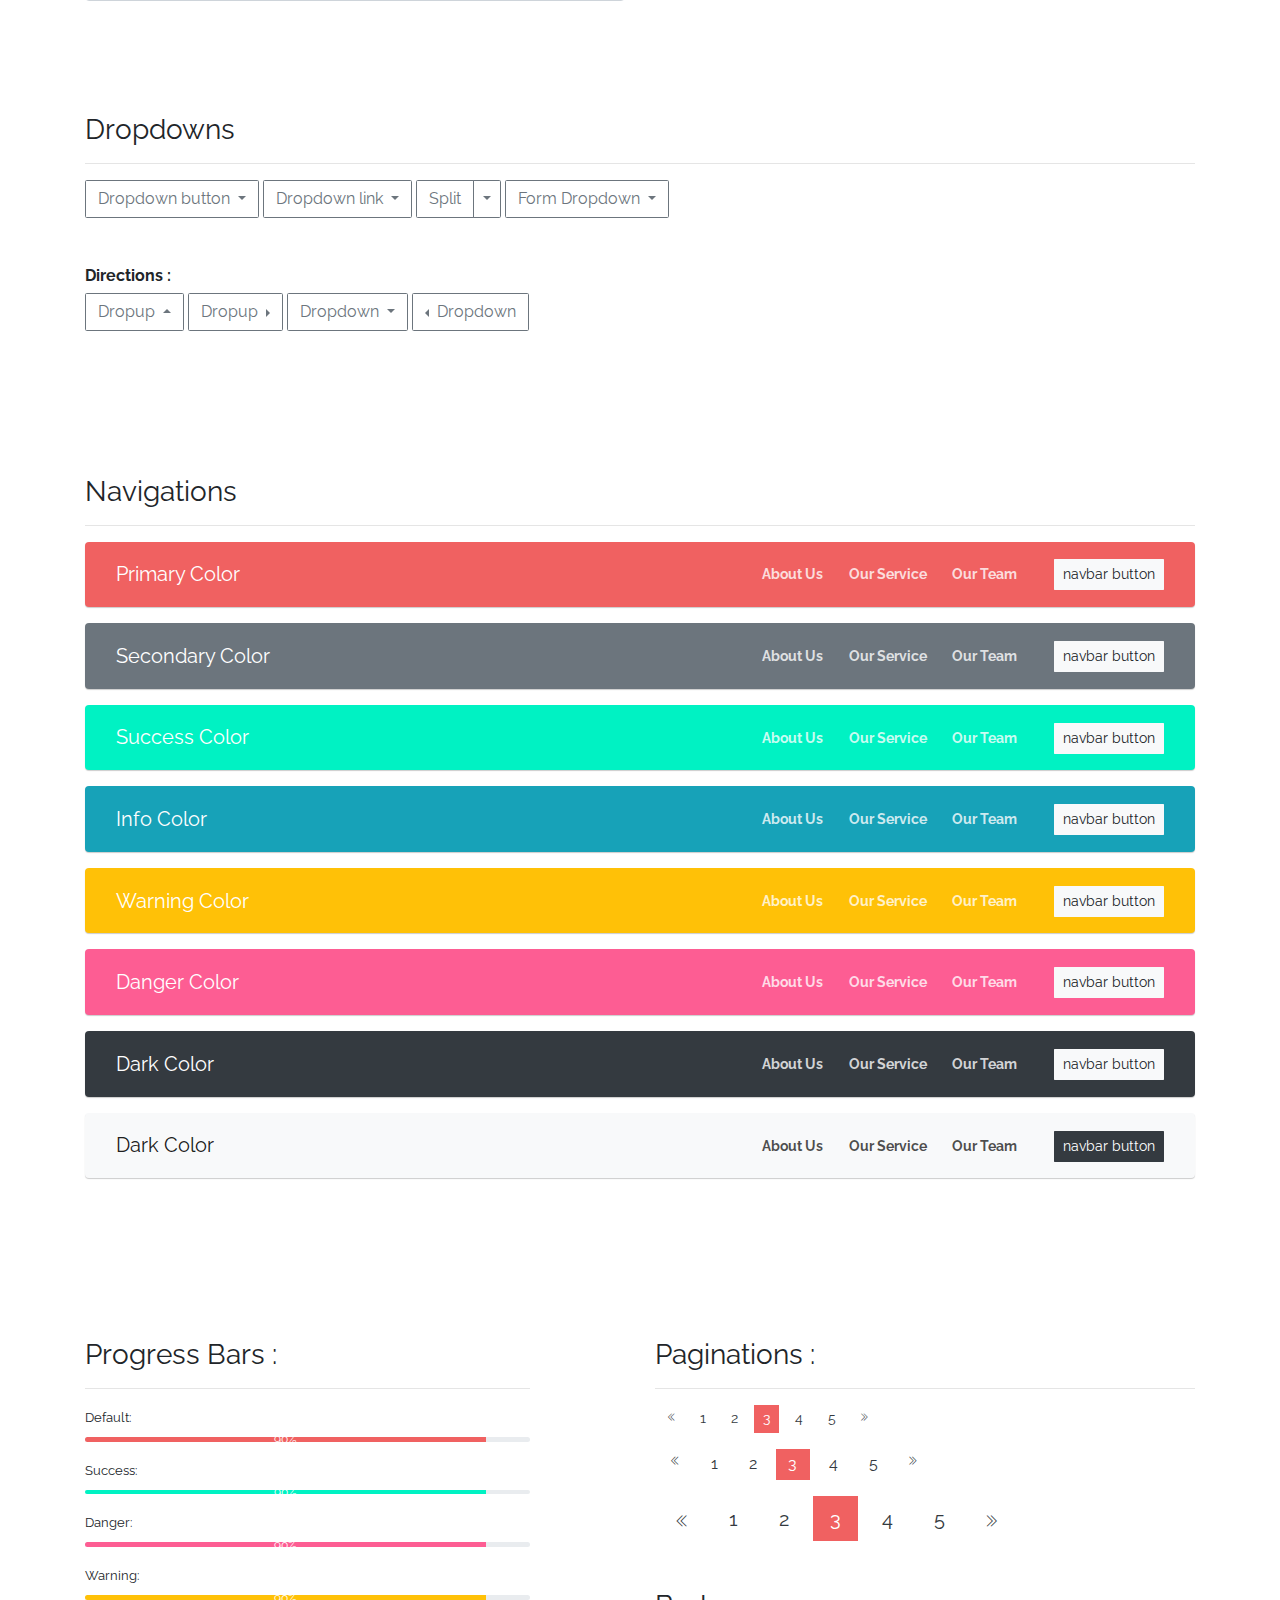
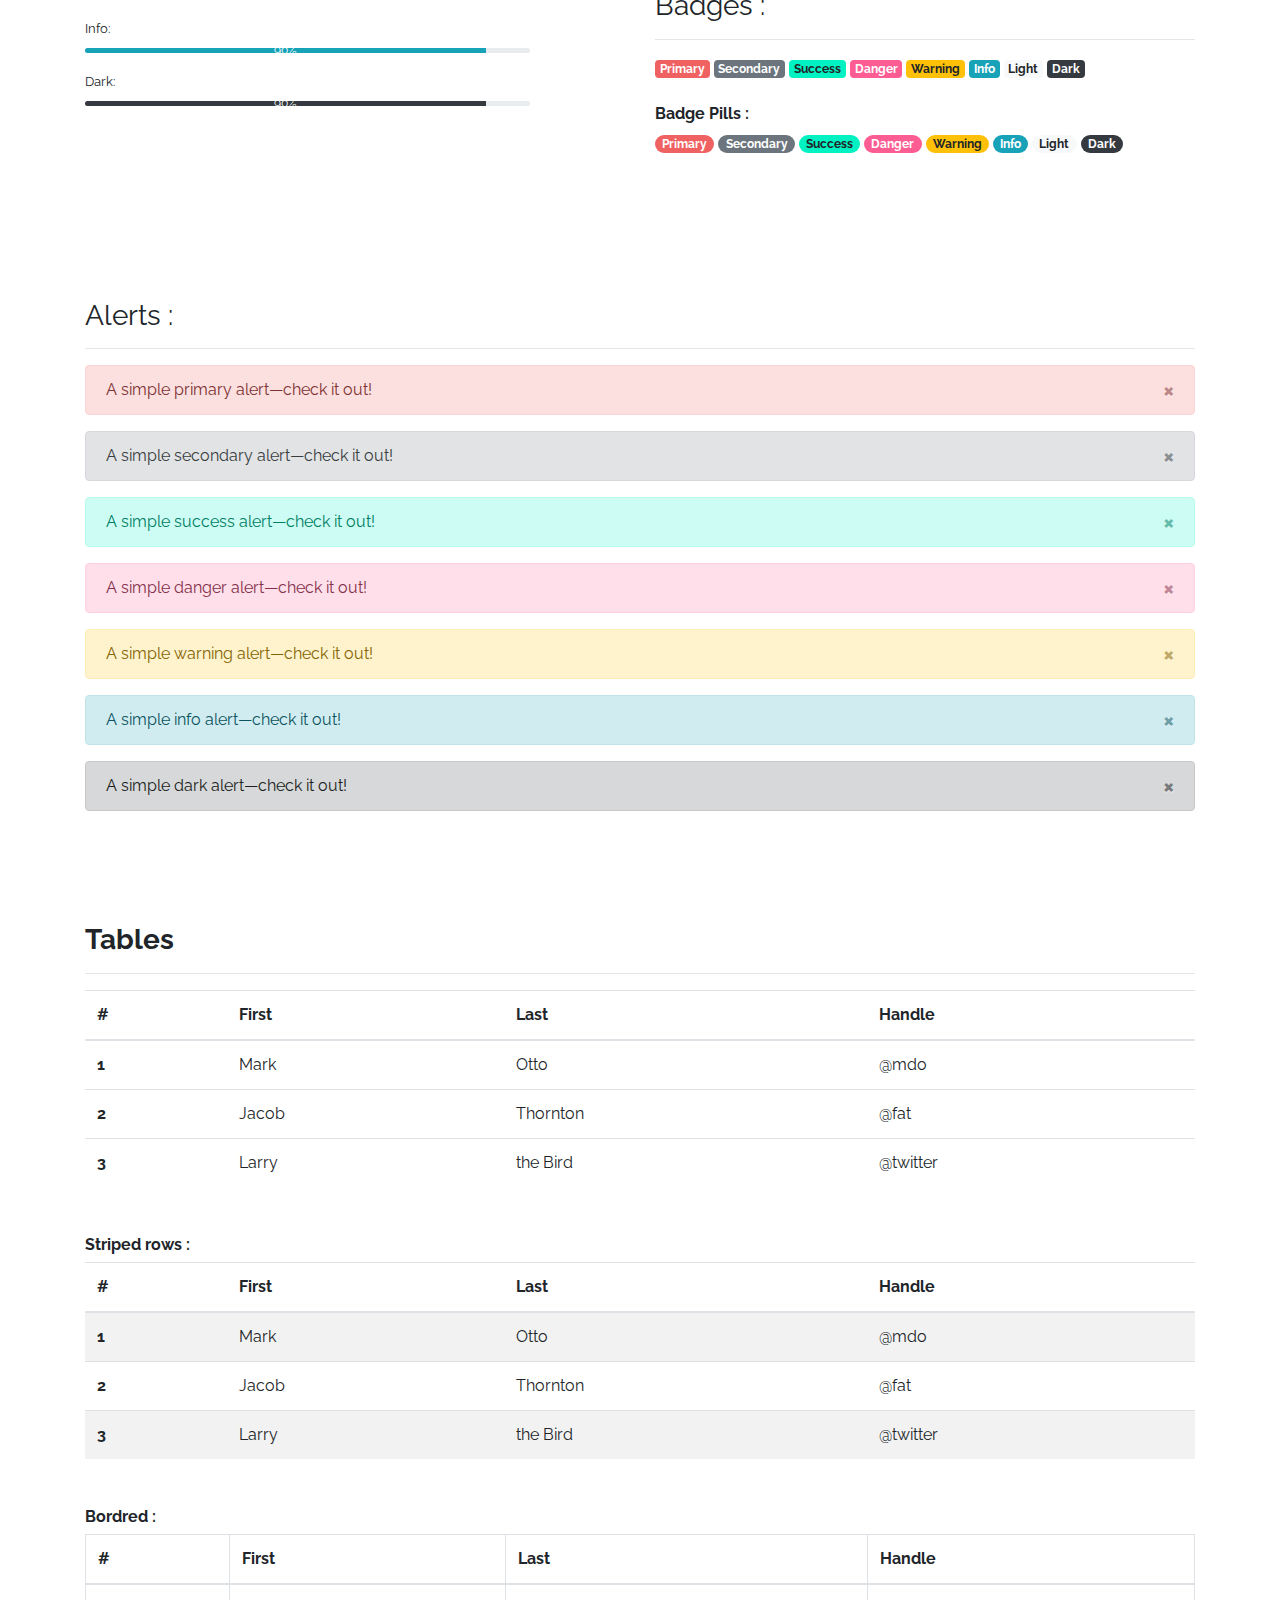
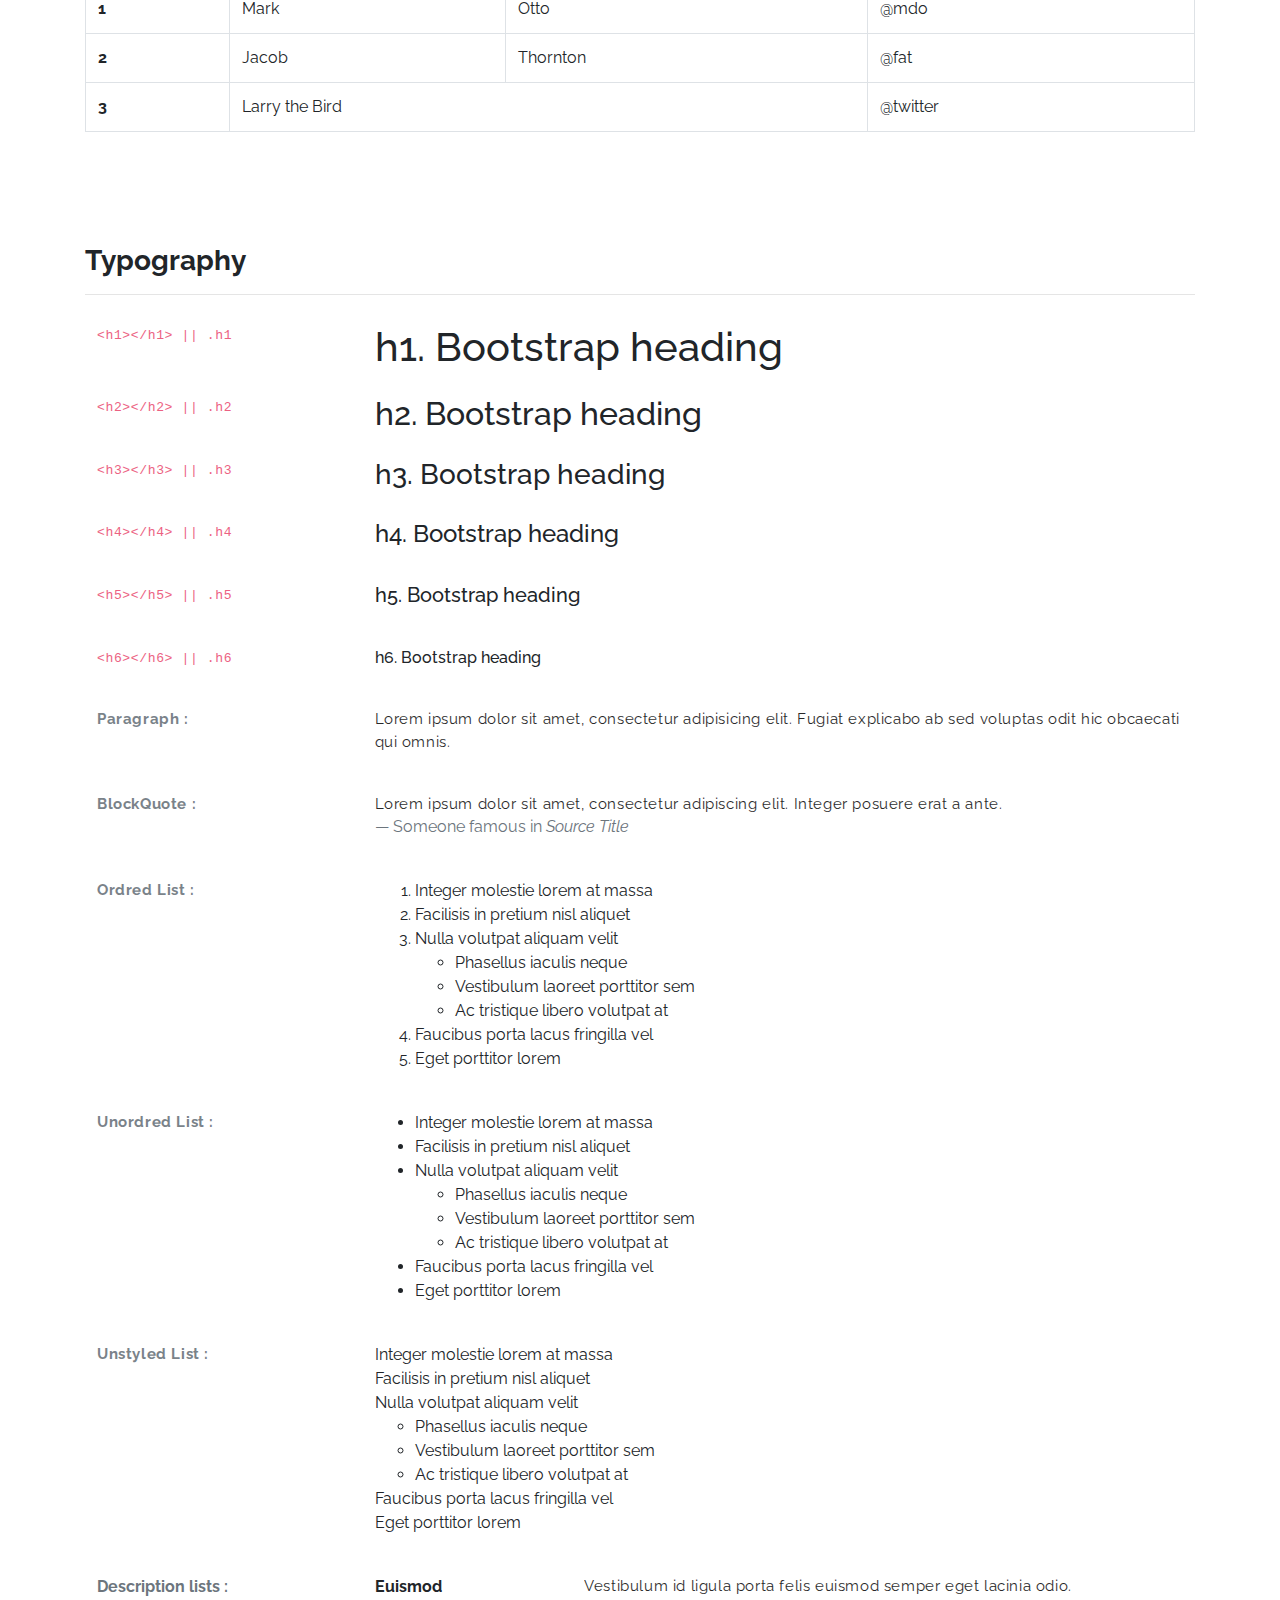
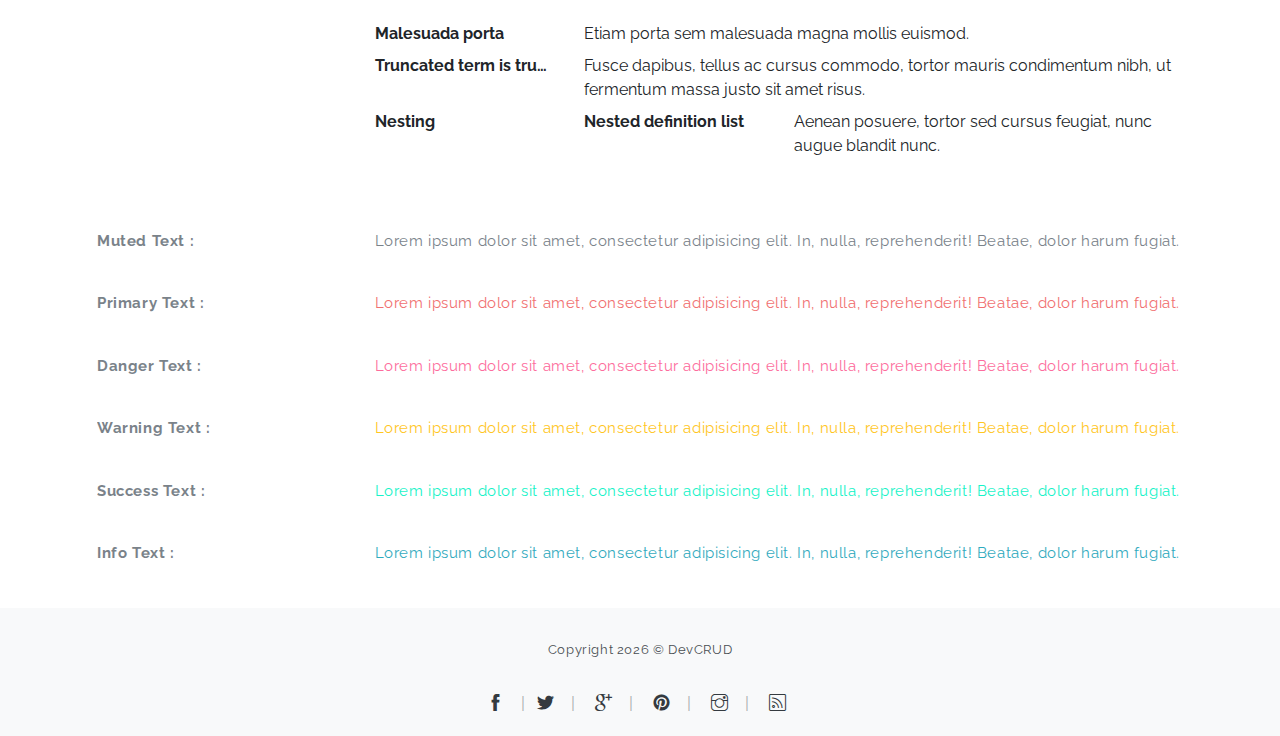
<file: public_html/components.html>
<!DOCTYPE html>
<html lang="en">
<head>
   <meta charset="utf-8">
    <meta name="viewport" content="width=device-width, initial-scale=1, shrink-to-fit=no">
    <meta name="description" content="Start your development with our landing page.">
    <meta name="author" content="Devcrud">
    <title>Landing page | Components</title>
   <!-- font icons -->
   <link rel="stylesheet" href="assets/vendors/themify-icons/css/themify-icons.css">
   <!-- Bootstrap + Steller  -->
   <link rel="stylesheet" href="assets/css/style.css">
</head>
<body>

   <!-- Page Header -->
   <header class="header header-mini"> 
      <div class="header-title">Components</div> 
      <nav aria-label="breadcrumb">
         <ol class="breadcrumb">
            <li class="breadcrumb-item"><a href="/">Home</a></li>
            <li class="breadcrumb-item active" aria-current="page">Components</li>
         </ol>
      </nav>
   </header> <!-- End Of Page Header -->

   <!-- main content -->
   <div class="container">

      <!-- Buttons -->
      <h3 class="mt-5">Buttons</h3>
      <hr>
      <h6 class="section-secondary-title">Styles :</h6>
      <button class="btn btn-primary">Default</button>
      <button class="btn btn-outline-primary">outline</button>
      <button class="btn btn-primary rounded">Rounded</button>
      <button class="btn btn-primary rounded"><i class="ti-thumb-up pr-1"></i> With Icon</button>
      <button class="btn btn-primary circle"><i class="ti-heart"></i></button>

      <h6 class="section-secondary-title mt-5">Sizes :</h6>
      <button class="btn btn-primary btn-lg">Large</button>
      <button class="btn btn-primary ">Regular</button>
      <button class="btn btn-primary btn-sm">Small</button>
      <button class="btn btn-primary w-sm ml-3">w-sm</button>
      <button class="btn btn-primary w-md">w-md</button>
      <button class="btn btn-primary w-lg">w-lg</button>

      <h6 class="section-secondary-title mt-5">Colors :</h6>          
      <button type="button" class="btn btn-primary">Primary</button>
      <button type="button" class="btn btn-secondary">Secondary</button>
      <button type="button" class="btn btn-success">Success</button>
      <button type="button" class="btn btn-danger">Danger</button>
      <button type="button" class="btn btn-warning">Warning</button>
      <button type="button" class="btn btn-info">Info</button>
      <button type="button" class="btn btn-light">Light</button>
      <button type="button" class="btn btn-dark">Dark</button>

      <h6 class="section-secondary-title mt-5">Buttons Tags :</h6>
      <button class="btn btn-primary" type="submit">Button</button>
      <input class="btn btn-primary" type="button" value="Input">
      <input class="btn btn-primary" type="submit" value="Submit">
      <input class="btn btn-primary" type="reset" value="Reset">
      
      <!-- devider -->
      <div class="py-5"></div>

      <!-- Inputs -->
      <h3>Inputs</h3>
      <hr>
      <div class="row mt-5">
         <div class="col-md-6">
            <h6 class="section-secondary-title">Form controls :</h6>        
            <div class="form-group">
               <input type="email" class="form-control" id="exampleFormControlInput1" placeholder="Email address">
            </div>
            <div class="form-group">
               <input type="date" class="form-control" id="exampleFormControlInput1" placeholder="Date">
            </div>
            <div class="form-group">
               <input class="form-control" type="text" placeholder="Readonly input here…" readonly>
            </div>
            <div class="form-group">
               <input class="form-control" id="disabledInput" type="text" placeholder="Disabled input here..." disabled>
            </div>
            <div class="form-group">
               <select class="form-control" id="exampleFormControlSelect1">
                  <option>Example select</option>
                  <option>1</option>
                  <option>2</option>
                  <option>3</option>
                  <option>4</option>
                  <option>5</option>
               </select>
            </div>
            <div class="form-group">
               <select multiple class="form-control" id="exampleFormControlSelect2">
                  <option>Example multiple select</option>
                  <option>1</option>
                  <option>2</option>
                  <option>3</option>
                  <option>4</option>
                  <option>5</option>
               </select>
            </div>
            <div class="form-group">
               <textarea class="form-control" id="exampleFormControlTextarea1" rows="3" placeholder="Example textarea"></textarea>
            </div>
         </div>
         <div class="col-md-6">
            <h6 class="section-secondary-title">Sizes :</h6>    
            <div class="form-group">
               <input class="form-control form-control-lg" type="text" placeholder=".form-control-lg">             
            </div>
            <div class="form-group">
               <input class="form-control" type="text" placeholder="Default input">
            </div>
            <div class="form-group">
               <input class="form-control form-control-sm" type="text" placeholder=".form-control-sm"> 
            </div>
         </div>
      </div> <!-- end of inputs -->   

      <!-- devider -->
      <div class="py-5"></div>             

      <!-- Dropdowns -->
      <h3 class="components-section-title font-weight-normal">Dropdowns</h3>
      <hr>
      <div class="dropdown d-inline-block">
         <button class="btn btn-outline-secondary dropdown-toggle" type="button" id="dropdownMenuButton" data-toggle="dropdown" aria-haspopup="true" aria-expanded="false">
         Dropdown button
         </button>
         <div class="dropdown-menu" aria-labelledby="dropdownMenuButton">
         <a class="dropdown-item" href="#">Action</a>
         <a class="dropdown-item" href="#">Another action</a>
         <a class="dropdown-item" href="#">Something else here</a>
         </div>
      </div>
      <div class="dropdown d-inline-block">
         <a class="btn btn-outline-secondary dropdown-toggle" href="#" role="button" id="dropdownMenuLink" data-toggle="dropdown" aria-haspopup="true" aria-expanded="false">
            Dropdown link
         </a>
         <div class="dropdown-menu" aria-labelledby="dropdownMenuLink">
            <a class="dropdown-item" href="#">Action</a>
            <a class="dropdown-item" href="#">Another action</a>
            <a class="dropdown-item" href="#">Something else here</a>
         </div>
      </div>
      <div class="btn-group">
         <button type="button" class="btn btn-outline-secondary">Split</button>
         <button type="button" class="btn btn-outline-secondary dropdown-toggle dropdown-toggle-split" data-toggle="dropdown" aria-haspopup="true" aria-expanded="false">
         <span class="sr-only">Toggle Dropdown</span>
         </button>
         <div class="dropdown-menu">
            <a class="dropdown-item" href="#">Action</a>
            <a class="dropdown-item" href="#">Another action</a>
            <a class="dropdown-item" href="#">Something else here</a>
            <div class="dropdown-divider"></div>
            <a class="dropdown-item" href="#">Separated link</a>
         </div>
      </div>
      <div class="btn-group">
         <button class="btn btn-outline-secondary dropdown-toggle" type="button" id="dropdownMenuButton" data-toggle="dropdown" aria-haspopup="true" aria-expanded="false">
            Form Dropdown
         </button>
         <div class="dropdown-menu form">
            <form class="px-4 py-3">
               <div class="form-group">
                  <input type="email" class="form-control" id="exampleDropdownFormEmail1" placeholder="email@example.com">
               </div>
               <div class="form-group">
                  <input type="password" class="form-control" id="exampleDropdownFormPassword1" placeholder="Password">
               </div>
               <div class="form-check mb-3">
                  <input type="checkbox" class="form-check-input" id="dropdownCheck">
                  <label class="form-check-label" for="dropdownCheck">
                     Remember me
                  </label>
               </div>
               <button type="submit" class="btn btn-primary btn-block">Sign in</button>
            </form>
            <div class="dropdown-divider"></div>
            <a class="dropdown-item" href="#"><small>New around here? Sign up</small></a>
            <a class="dropdown-item" href="#"><small>Forgot password?</small></a>
         </div>
      </div>       
      <h6 class="section-secondary-title mt-5">Directions :</h6>  
      <div class="btn-group dropup">
         <button type="button" class="btn btn-outline-secondary dropdown-toggle" data-toggle="dropdown" aria-haspopup="true" aria-expanded="false">
            Dropup
         </button>
         <div class="dropdown-menu">
            <a class="dropdown-item" href="#">Action</a>
            <a class="dropdown-item" href="#">Another action</a>
            <a class="dropdown-item" href="#">Something else here</a>
            <div class="dropdown-divider"></div>
            <a class="dropdown-item" href="#">Separated link</a>
         </div>
      </div>
      <div class="btn-group dropright">
         <button type="button" class="btn btn-outline-secondary dropdown-toggle" data-toggle="dropdown" aria-haspopup="true" aria-expanded="false">
            Dropup
         </button>
         <div class="dropdown-menu">
            <a class="dropdown-item" href="#">Action</a>
            <a class="dropdown-item" href="#">Another action</a>
            <a class="dropdown-item" href="#">Something else here</a>
            <div class="dropdown-divider"></div>
            <a class="dropdown-item" href="#">Separated link</a>
         </div>
      </div>
      <div class="btn-group">
         <button type="button" class="btn btn-outline-secondary dropdown-toggle" data-toggle="dropdown" aria-haspopup="true" aria-expanded="false">
            Dropdown
         </button>
         <div class="dropdown-menu">
            <a class="dropdown-item" href="#">Action</a>
            <a class="dropdown-item" href="#">Another action</a>
            <a class="dropdown-item" href="#">Something else here</a>
            <div class="dropdown-divider"></div>
            <a class="dropdown-item" href="#">Separated link</a>
         </div>
      </div>
      <div class="btn-group dropleft">
         <button type="button" class="btn btn-outline-secondary dropdown-toggle" data-toggle="dropdown" aria-haspopup="true" aria-expanded="false">
            Dropdown
         </button>
         <div class="dropdown-menu">
            <a class="dropdown-item" href="#">Action</a>
            <a class="dropdown-item" href="#">Another action</a>
            <a class="dropdown-item" href="#">Something else here</a>
            <div class="dropdown-divider"></div>
            <a class="dropdown-item" href="#">Separated link</a>
         </div>
      </div> <!-- end of Dropdowns -->  

      <!-- devider -->
      <div class="py-5"></div>   

      <!-- navbars -->
      <h3 class="components-section-title font-weight-normal mt-5">Navigations</h3>
      <hr>
      <nav class="navbar navbar-expand-sm navbar-dark bg-primary rounded shadow mb-3">
         <div class="container">
            <a class="navbar-brand" href="#">Primary Color</a>
            <button class="navbar-toggler ml-auto" type="button" data-toggle="collapse" data-target="#navbarSupportedContent" aria-controls="navbarSupportedContent" aria-expanded="false" aria-label="Toggle navigation">
            <span class="navbar-toggler-icon"></span>
            </button>
            <div class="collapse navbar-collapse" id="navbarSupportedContent">
               <ul class="navbar-nav ml-auto"> 
                  <li class="nav-item">
                     <a class="nav-link" href="#about">About Us</a>
                  </li>
                  <li class="nav-item">
                     <a class="nav-link" href="#service">Our Service</a>
                  </li>
                  <li class="nav-item">
                     <a class="nav-link" href="#team">Our Team</a>
                  </li>
                  <li class="nav-item">
                     <a href="#book-table" class="ml-4 mt-1 btn btn-light btn-sm">navbar button</a>
                  </li>
               </ul>                       
            </div>
         </div>
      </nav>
      <nav class="navbar navbar-expand-sm navbar-dark bg-secondary rounded shadow mb-3">
         <div class="container">
            <a class="navbar-brand" href="#">Secondary Color</a>
            <button class="navbar-toggler ml-auto" type="button" data-toggle="collapse" data-target="#navbarSupportedContent" aria-controls="navbarSupportedContent" aria-expanded="false" aria-label="Toggle navigation">
            <span class="navbar-toggler-icon"></span>
            </button>
            <div class="collapse navbar-collapse" id="navbarSupportedContent">
               <ul class="navbar-nav ml-auto"> 
                  <li class="nav-item">
                     <a class="nav-link" href="#about">About Us</a>
                  </li>
                  <li class="nav-item">
                     <a class="nav-link" href="#service">Our Service</a>
                  </li>
                  <li class="nav-item">
                     <a class="nav-link" href="#team">Our Team</a>
                  </li>
                  <li class="nav-item">
                     <a href="#book-table" class="ml-4 mt-1 btn btn-light btn-sm">navbar button</a>
                  </li>
               </ul>                       
            </div>
         </div>
      </nav>
      <nav class="navbar navbar-expand-sm navbar-dark bg-success rounded shadow mb-3">
         <div class="container">
            <a class="navbar-brand" href="#">Success Color</a>
            <button class="navbar-toggler ml-auto" type="button" data-toggle="collapse" data-target="#navbarSupportedContent" aria-controls="navbarSupportedContent" aria-expanded="false" aria-label="Toggle navigation">
            <span class="navbar-toggler-icon"></span>
            </button>
            <div class="collapse navbar-collapse" id="navbarSupportedContent">
               <ul class="navbar-nav ml-auto"> 
                  <li class="nav-item">
                     <a class="nav-link" href="#about">About Us</a>
                  </li>
                  <li class="nav-item">
                     <a class="nav-link" href="#service">Our Service</a>
                  </li>
                  <li class="nav-item">
                     <a class="nav-link" href="#team">Our Team</a>
                  </li>
                  <li class="nav-item">
                     <a href="#book-table" class="ml-4 mt-1 btn btn-light btn-sm">navbar button</a>
                  </li>
               </ul>                       
            </div>
         </div>
      </nav>
      <nav class="navbar navbar-expand-sm navbar-dark bg-info rounded shadow mb-3">
         <div class="container">
            <a class="navbar-brand" href="#">Info Color</a>
            <button class="navbar-toggler ml-auto" type="button" data-toggle="collapse" data-target="#navbarSupportedContent" aria-controls="navbarSupportedContent" aria-expanded="false" aria-label="Toggle navigation">
            <span class="navbar-toggler-icon"></span>
            </button>
            <div class="collapse navbar-collapse" id="navbarSupportedContent">
               <ul class="navbar-nav ml-auto"> 
                  <li class="nav-item">
                     <a class="nav-link" href="#about">About Us</a>
                  </li>
                  <li class="nav-item">
                     <a class="nav-link" href="#service">Our Service</a>
                  </li>
                  <li class="nav-item">
                     <a class="nav-link" href="#team">Our Team</a>
                  </li>
                  <li class="nav-item">
                     <a href="#book-table" class="ml-4 mt-1 btn btn-light btn-sm">navbar button</a>
                  </li>
               </ul>                       
            </div>
         </div>
      </nav>
      <nav class="navbar navbar-expand-sm navbar-dark bg-warning rounded shadow mb-3">
         <div class="container">
            <a class="navbar-brand" href="#">Warning Color</a>
            <button class="navbar-toggler ml-auto" type="button" data-toggle="collapse" data-target="#navbarSupportedContent" aria-controls="navbarSupportedContent" aria-expanded="false" aria-label="Toggle navigation">
            <span class="navbar-toggler-icon"></span>
            </button>
            <div class="collapse navbar-collapse" id="navbarSupportedContent">
               <ul class="navbar-nav ml-auto"> 
                  <li class="nav-item">
                     <a class="nav-link" href="#about">About Us</a>
                  </li>
                  <li class="nav-item">
                     <a class="nav-link" href="#service">Our Service</a>
                  </li>
                  <li class="nav-item">
                     <a class="nav-link" href="#team">Our Team</a>
                  </li>
                  <li class="nav-item">
                     <a href="#book-table" class="ml-4 mt-1 btn btn-light btn-sm">navbar button</a>
                  </li>
               </ul>                       
            </div>
         </div>
      </nav>
      <nav class="navbar navbar-expand-sm navbar-dark bg-danger rounded shadow mb-3">
         <div class="container">
            <a class="navbar-brand" href="#">Danger Color</a>
            <button class="navbar-toggler ml-auto" type="button" data-toggle="collapse" data-target="#navbarSupportedContent" aria-controls="navbarSupportedContent" aria-expanded="false" aria-label="Toggle navigation">
            <span class="navbar-toggler-icon"></span>
            </button>
            <div class="collapse navbar-collapse" id="navbarSupportedContent">
               <ul class="navbar-nav ml-auto"> 
                  <li class="nav-item">
                     <a class="nav-link" href="#about">About Us</a>
                  </li>
                  <li class="nav-item">
                     <a class="nav-link" href="#service">Our Service</a>
                  </li>
                  <li class="nav-item">
                     <a class="nav-link" href="#team">Our Team</a>
                  </li>
                  <li class="nav-item">
                     <a href="#book-table" class="ml-4 mt-1 btn btn-light btn-sm">navbar button</a>
                  </li>
               </ul>                       
            </div>
         </div>
      </nav>
      <nav class="navbar navbar-expand-sm navbar-dark bg-dark rounded shadow mb-3">
         <div class="container">
            <a class="navbar-brand" href="#">Dark Color</a>
            <button class="navbar-toggler ml-auto" type="button" data-toggle="collapse" data-target="#navbarSupportedContent" aria-controls="navbarSupportedContent" aria-expanded="false" aria-label="Toggle navigation">
            <span class="navbar-toggler-icon"></span>
            </button>
            <div class="collapse navbar-collapse" id="navbarSupportedContent">
               <ul class="navbar-nav ml-auto"> 
                  <li class="nav-item">
                     <a class="nav-link" href="#about">About Us</a>
                  </li>
                  <li class="nav-item">
                     <a class="nav-link" href="#service">Our Service</a>
                  </li>
                  <li class="nav-item">
                     <a class="nav-link" href="#team">Our Team</a>
                  </li>
                  <li class="nav-item">
                     <a href="#book-table" class="ml-4 mt-1 btn btn-light btn-sm">navbar button</a>
                  </li>
               </ul>                       
            </div>
         </div>
      </nav>
      <nav class="navbar navbar-expand-sm navbar-light bg-light rounded shadow mb-3">
         <div class="container">
            <a class="navbar-brand" href="#">Dark Color</a>
            <button class="navbar-toggler ml-auto" type="button" data-toggle="collapse" data-target="#navbarSupportedContent" aria-controls="navbarSupportedContent" aria-expanded="false" aria-label="Toggle navigation">
            <span class="navbar-toggler-icon"></span>
            </button>
            <div class="collapse navbar-collapse" id="navbarSupportedContent">
               <ul class="navbar-nav ml-auto"> 
                  <li class="nav-item">
                     <a class="nav-link" href="#about">About Us</a>
                  </li>
                  <li class="nav-item">
                     <a class="nav-link" href="#service">Our Service</a>
                  </li>
                  <li class="nav-item">
                     <a class="nav-link" href="#team">Our Team</a>
                  </li>
                  <li class="nav-item">
                     <a href="#book-table" class="ml-4 mt-1 btn btn-dark btn-sm">navbar button</a>
                  </li>
               </ul>                       
            </div>
         </div>
      </nav>
      <!-- End of navbars -->

      <!-- devider -->
      <div class="py-5"></div>   
      
      <!-- progress bars -->
      <div class="row justify-content-between">
         <div class="col-md-5">
            <h3 class="components-section-title font-weight-normal mt-5">Progress Bars :</h3>
            <hr>
            <small>Default: </small>
            <div class="progress mt-2 mb-3">
               <div class="progress-bar" role="progressbar" style="width: 90%" aria-valuenow="25" aria-valuemin="0" aria-valuemax="100"><span>90%</span></div>
            </div>
            <small>Success:</small>
            <div class="progress mt-2 mb-3">
               <div class="progress-bar bg-success" role="progressbar" style="width: 90%" aria-valuenow="25" aria-valuemin="0" aria-valuemax="100"><span>90%</span></div>
            </div>
            <small>Danger:</small>
            <div class="progress mt-2 mb-3">
               <div class="progress-bar bg-danger" role="progressbar" style="width: 90%" aria-valuenow="25" aria-valuemin="0" aria-valuemax="100"><span>90%</span></div>
            </div>
            <small>Warning:</small>
            <div class="progress mt-2 mb-3">
               <div class="progress-bar bg-warning" role="progressbar" style="width: 90%" aria-valuenow="25" aria-valuemin="0" aria-valuemax="100"><span>90%</span></div>
            </div>
            <small>Info:</small>
            <div class="progress mt-2 mb-3">
               <div class="progress-bar bg-info" role="progressbar" style="width: 90%" aria-valuenow="25" aria-valuemin="0" aria-valuemax="100"><span>90%</span></div>
            </div>
            <small>Dark:</small>
            <div class="progress mt-2 mb-3">
               <div class="progress-bar bg-dark" role="progressbar" style="width: 90%" aria-valuenow="25" aria-valuemin="0" aria-valuemax="100"><span>90%</span></div>
            </div>
         </div>
         <div class="col-md-6">
            <h3 class="components-section-title font-weight-normal mt-5">Paginations :</h3>
            <hr>
            <nav aria-label="Page navigation example">
               <ul class="pagination pagination-sm">
                  <li class="page-item"><a class="page-link" href="#"><i class="ti-angle-double-left"></i></a></li>
                  <li class="page-item"><a class="page-link" href="#">1</a></li>
                  <li class="page-item"><a class="page-link" href="#">2</a></li>
                  <li class="page-item active"><a class="page-link" href="#">3</a></li>
                  <li class="page-item"><a class="page-link" href="#">4</a></li>
                  <li class="page-item"><a class="page-link" href="#">5</a></li>
                  <li class="page-item"><a class="page-link" href="#"><i class="ti-angle-double-right"></i></a></li>
               </ul>
            </nav>
            <nav aria-label="Page navigation example">
               <ul class="pagination">
               <li class="page-item"><a class="page-link" href="#"><i class="ti-angle-double-left"></i></a></li>
                  <li class="page-item"><a class="page-link" href="#">1</a></li>
                  <li class="page-item"><a class="page-link" href="#">2</a></li>
                  <li class="page-item active"><a class="page-link" href="#">3</a></li>
                  <li class="page-item"><a class="page-link" href="#">4</a></li>
                  <li class="page-item"><a class="page-link" href="#">5</a></li>
                  <li class="page-item"><a class="page-link" href="#"><i class="ti-angle-double-right"></i></a></li>
               </ul>
            </nav>
            <nav aria-label="Page navigation example">
               <ul class="pagination pagination-lg">
                  <li class="page-item"><a class="page-link" href="#"><i class="ti-angle-double-left"></i></a></li>
                  <li class="page-item"><a class="page-link" href="#">1</a></li>
                  <li class="page-item"><a class="page-link" href="#">2</a></li>
                  <li class="page-item active"><a class="page-link" href="#">3</a></li>
                  <li class="page-item"><a class="page-link" href="#">4</a></li>
                  <li class="page-item"><a class="page-link" href="#">5</a></li>
                  <li class="page-item"><a class="page-link" href="#"><i class="ti-angle-double-right"></i></a></li>
               </ul>
            </nav>

            <!-- Badges -->
            <h3 class="components-section-title font-weight-normal mt-5">Badges :</h3>
            <hr>
            <span class="badge badge-primary">Primary</span>
            <span class="badge badge-secondary">Secondary</span>
            <span class="badge badge-success">Success</span>
            <span class="badge badge-danger">Danger</span>
            <span class="badge badge-warning">Warning</span>
            <span class="badge badge-info">Info</span>
            <span class="badge badge-light">Light</span>
            <span class="badge badge-dark">Dark</span>
            <h6 class="section-secondary-title mt-4 mb-2">Badge Pills :</h6>
            <span class="badge badge-pill badge-primary">Primary</span>
            <span class="badge badge-pill badge-secondary">Secondary</span>
            <span class="badge badge-pill badge-success">Success</span>
            <span class="badge badge-pill badge-danger">Danger</span>
            <span class="badge badge-pill badge-warning">Warning</span>
            <span class="badge badge-pill badge-info">Info</span>
            <span class="badge badge-pill badge-light">Light</span>
            <span class="badge badge-pill badge-dark">Dark</span>
         </div>
      </div> <!-- End of Progress bars -->

      <!-- devider -->
      <div class="py-5"></div>  

      <!-- Alerts -->
      <h3 class="components-section-title font-weight-normal mt-5">Alerts :</h3>
      <hr>
      <div class="alert alert-primary alert-dismissible fade show" role="alert">
         A simple primary alert—check it out!
         <button type="button" class="close" data-dismiss="alert" aria-label="Close">
            <span aria-hidden="true">&times;</span>
         </button>
      </div>
      <div class="alert alert-secondary alert-dismissible fade show" role="alert">
         A simple secondary alert—check it out!
         <button type="button" class="close" data-dismiss="alert" aria-label="Close">
            <span aria-hidden="true">&times;</span>
         </button>
      </div>
      <div class="alert alert-success alert-dismissible fade show" role="alert">
         A simple success alert—check it out!
         <button type="button" class="close" data-dismiss="alert" aria-label="Close">
            <span aria-hidden="true">&times;</span>
         </button>
      </div>
      <div class="alert alert-danger alert-dismissible fade show" role="alert">
         A simple danger alert—check it out!
         <button type="button" class="close" data-dismiss="alert" aria-label="Close">
            <span aria-hidden="true">&times;</span>
         </button>
      </div>
      <div class="alert alert-warning alert-dismissible fade show" role="alert">
         A simple warning alert—check it out!
         <button type="button" class="close" data-dismiss="alert" aria-label="Close">
            <span aria-hidden="true">&times;</span>
         </button>
      </div>
      <div class="alert alert-info alert-dismissible fade show" role="alert">
         A simple info alert—check it out!
         <button type="button" class="close" data-dismiss="alert" aria-label="Close">
            <span aria-hidden="true">&times;</span>
         </button>
      </div>
      <div class="alert alert-dark alert-dismissible fade show" role="alert">
         A simple dark alert—check it out!
         <button type="button" class="close" data-dismiss="alert" aria-label="Close">
            <span aria-hidden="true">&times;</span>
         </button>
      </div>
      <!-- end of alerts -->

      <!-- devider -->
      <div class="py-5"></div> 
   
      <!-- tables -->
      <h3 class="components-section-title">Tables</h3>
      <hr>
      <table class="table">
         <thead>
            <tr>
               <th scope="col">#</th>
               <th scope="col">First</th>
               <th scope="col">Last</th>
               <th scope="col">Handle</th>
            </tr>
         </thead>
         <tbody>
            <tr>
               <th scope="row">1</th>
               <td>Mark</td>
               <td>Otto</td>
               <td>@mdo</td>
            </tr>
            <tr>
               <th scope="row">2</th>
               <td>Jacob</td>
               <td>Thornton</td>
               <td>@fat</td>
            </tr>
            <tr>
               <th scope="row">3</th>
               <td>Larry</td>
               <td>the Bird</td>
               <td>@twitter</td>
            </tr>
         </tbody>
      </table>

      <h6 class="section-secondary-title mt-5">Striped rows :</h6>
      <table class="table table-striped">
         <thead>
            <tr>
               <th scope="col">#</th>
               <th scope="col">First</th>
               <th scope="col">Last</th>
               <th scope="col">Handle</th>
            </tr>
         </thead>
         <tbody>
            <tr>
               <th scope="row">1</th>
               <td>Mark</td>
               <td>Otto</td>
               <td>@mdo</td>
            </tr>
            <tr>
               <th scope="row">2</th>
               <td>Jacob</td>
               <td>Thornton</td>
               <td>@fat</td>
            </tr>
            <tr>
               <th scope="row">3</th>
               <td>Larry</td>
               <td>the Bird</td>
               <td>@twitter</td>
            </tr>
         </tbody>
      </table>

      <h6 class="section-secondary-title mt-5">Bordred :</h6>
      <table class="table table-bordered">
         <thead>
            <tr>
               <th scope="col">#</th>
               <th scope="col">First</th>
               <th scope="col">Last</th>
               <th scope="col">Handle</th>
            </tr>
         </thead>
         <tbody>
            <tr>
               <th scope="row">1</th>
               <td>Mark</td>
               <td>Otto</td>
               <td>@mdo</td>
            </tr>
            <tr>
               <th scope="row">2</th>
               <td>Jacob</td>
               <td>Thornton</td>
               <td>@fat</td>
            </tr>
            <tr>
               <th scope="row">3</th>
               <td colspan="2">Larry the Bird</td>
               <td>@twitter</td>
            </tr>
         </tbody>
      </table>
      <!-- end of tables -->

      <!-- devider -->
      <div class="py-5"></div> 

      <!-- typography -->
      <h3 class="components-section-title">Typography</h3>
      <hr>
      
      <table class="table table-borderless v-align-center">
         <tbody>
            <tr>
               <td>
                  <p><code class="highlighter-rouge">&lt;h1&gt;&lt;/h1&gt; || .h1</code></p>
               </td>
               <td class="w-75"><span class="h1">h1. Bootstrap heading</span></td>
            </tr>
            <tr>
               <td>
                  <p><code class="highlighter-rouge">&lt;h2&gt;&lt;/h2&gt; || .h2</code></p>
               </td>
               <td><span class="h2">h2. Bootstrap heading</span></td>
            </tr>
            <tr>
               <td>
                  <p><code class="highlighter-rouge">&lt;h3&gt;&lt;/h3&gt; || .h3</code></p>
               </td>
               <td><span class="h3">h3. Bootstrap heading</span></td>
            </tr>
            <tr>
               <td>
                  <p><code class="highlighter-rouge">&lt;h4&gt;&lt;/h4&gt; || .h4</code></p>
               </td>
               <td><span class="h4">h4. Bootstrap heading</span></td>
            </tr>
            <tr>
               <td>
                  <p><code class="highlighter-rouge">&lt;h5&gt;&lt;/h5&gt; || .h5</code></p>
               </td>
               <td><span class="h5">h5. Bootstrap heading</span></td>
            </tr>
            <tr>
               <td>
                  <p><code class="highlighter-rouge">&lt;h6&gt;&lt;/h6&gt; || .h6</code></p>
               </td>
               <td><span class="h6">h6. Bootstrap heading</span></td>
            </tr>
            <tr>
               <td>
                  <p class="font-weight-bold text-muted">Paragraph :</p>
               </td>
               <td><p>Lorem ipsum dolor sit amet, consectetur adipisicing elit. Fugiat explicabo ab sed voluptas odit hic obcaecati qui omnis.</p></td>
            </tr>
            <tr>
               <td>
                  <p class="font-weight-bold text-muted">BlockQuote :</p>
               </td>
               <td>
                  <blockquote class="blockquote">
                     <p class="mb-0">Lorem ipsum dolor sit amet, consectetur adipiscing elit. Integer posuere erat a ante.</p>
                     <footer class="blockquote-footer">Someone famous in <cite title="Source Title">Source Title</cite></footer>
                  </blockquote>
               </td>
            </tr>

            <tr>
               <td><p class="font-weight-bold text-muted">Ordred List :</p></td>
               <td>
                  <ol>
                     <li>Integer molestie lorem at massa</li>
                     <li>Facilisis in pretium nisl aliquet</li>
                     <li>Nulla volutpat aliquam velit
                        <ul>
                           <li>Phasellus iaculis neque</li>
                           <li>Vestibulum laoreet porttitor sem</li>
                           <li>Ac tristique libero volutpat at</li>
                        </ul>
                     </li>
                     <li>Faucibus porta lacus fringilla vel</li>
                     <li>Eget porttitor lorem</li>
                  </ol>
               </td>
            </tr>
            <tr>
               <td><p class="font-weight-bold text-muted">Unordred List :</p></td>
               <td>
                  <ul >
                     <li>Integer molestie lorem at massa</li>
                     <li>Facilisis in pretium nisl aliquet</li>
                     <li>Nulla volutpat aliquam velit
                        <ul>
                           <li>Phasellus iaculis neque</li>
                           <li>Vestibulum laoreet porttitor sem</li>
                           <li>Ac tristique libero volutpat at</li>
                        </ul>
                     </li>
                     <li>Faucibus porta lacus fringilla vel</li>
                     <li>Eget porttitor lorem</li>
                  </ul>
               </td>
            </tr>
            <tr>
               <td><p class="font-weight-bold text-muted">Unstyled List :</p></td>
               <td>
                  <ul class="list-unstyled">
                     <li>Integer molestie lorem at massa</li>
                     <li>Facilisis in pretium nisl aliquet</li>
                     <li>Nulla volutpat aliquam velit
                        <ul>
                           <li>Phasellus iaculis neque</li>
                           <li>Vestibulum laoreet porttitor sem</li>
                           <li>Ac tristique libero volutpat at</li>
                        </ul>
                     </li>
                     <li>Faucibus porta lacus fringilla vel</li>
                     <li>Eget porttitor lorem</li>
                  </ul>
               </td>
            </tr>
            <tr>
               <td class="font-weight-bold text-muted">Description lists : </td>
               <td>
                  <dl class="row">
                     <dt class="col-sm-3">Euismod</dt>
                     <dd class="col-sm-9">
                        <p>Vestibulum id ligula porta felis euismod semper eget lacinia odio.</p>
                     </dd>

                     <dt class="col-sm-3">Malesuada porta</dt>
                     <dd class="col-sm-9">Etiam porta sem malesuada magna mollis euismod.</dd>

                     <dt class="col-sm-3 text-truncate">Truncated term is truncated</dt>
                     <dd class="col-sm-9">Fusce dapibus, tellus ac cursus commodo, tortor mauris condimentum nibh, ut fermentum massa justo sit amet risus.</dd>

                     <dt class="col-sm-3">Nesting</dt>
                     <dd class="col-sm-9">
                        <dl class="row">
                           <dt class="col-sm-4">Nested definition list</dt>
                           <dd class="col-sm-8">Aenean posuere, tortor sed cursus feugiat, nunc augue blandit nunc.</dd>
                        </dl>
                     </dd>
                  </dl>
               </td>
            </tr>
            <tr>
               <td>
                  <p class="font-weight-bold text-muted">Muted Text :</p>
               </td>
               <td>
                  <p class="text-muted">Lorem ipsum dolor sit amet, consectetur adipisicing elit. In, nulla, reprehenderit! Beatae, dolor harum fugiat.</p>
               </td>
            </tr>
            <tr>
               <td>
                  <p class="font-weight-bold text-muted">Primary Text :</p>
               </td>
               <td>
                  <p class="text-primary">Lorem ipsum dolor sit amet, consectetur adipisicing elit. In, nulla, reprehenderit! Beatae, dolor harum fugiat.</p>
               </td>
            </tr>
            <tr>
               <td>
                  <p class="font-weight-bold text-muted">Danger Text :</p>
               </td>
               <td>
                  <p class="text-danger">Lorem ipsum dolor sit amet, consectetur adipisicing elit. In, nulla, reprehenderit! Beatae, dolor harum fugiat.</p>
               </td>
            </tr>
            <tr>
               <td>
                  <p class="font-weight-bold text-muted">Warning Text :</p>
               </td>
               <td>
                  <p class="text-warning">Lorem ipsum dolor sit amet, consectetur adipisicing elit. In, nulla, reprehenderit! Beatae, dolor harum fugiat.</p>
               </td>
            </tr>
            <tr>
               <td>
                  <p class="font-weight-bold text-muted">Success Text :</p>
               </td>
               <td>
                  <p class="text-success">Lorem ipsum dolor sit amet, consectetur adipisicing elit. In, nulla, reprehenderit! Beatae, dolor harum fugiat.</p>
               </td>
            </tr>
            <tr>
               <td>
                  <p class="font-weight-bold text-muted">Info Text :</p>
               </td>
               <td>
                  <p class="text-info">Lorem ipsum dolor sit amet, consectetur adipisicing elit. In, nulla, reprehenderit! Beatae, dolor harum fugiat.</p>
               </td>
            </tr>
         </tbody>
      </table>
   </div>
   <!-- end of typography -->

   <!-- Page Footer -->
    <footer class="footer py-4 bg-light"> 
        <div class="container text-center">
            <p class="mb-4 small">Copyright <script>document.write(new Date().getFullYear())</script> &copy; <a href="http://www.devcrud.com">DevCRUD</a></p>
            <div class="social-links">
                <a href="javascript:void(0)" class="text-dark"><i class="ti-facebook"></i></a>
                <a href="javascript:void(0)" class="text-dark"><i class="ti-twitter-alt"></i></a>
                <a href="javascript:void(0)" class="text-dark"><i class="ti-google"></i></a>
                <a href="javascript:void(0)" class="text-dark"><i class="ti-pinterest-alt"></i></a>
                <a href="javascript:void(0)" class="text-dark"><i class="ti-instagram"></i></a>
                <a href="javascript:void(0)" class="text-dark"><i class="ti-rss"></i></a>
            </div>
        </div>
    </footer>
    <!-- End of page footer -->
   
   <!-- core  -->
   <script src="assets/vendors/jquery/jquery-3.4.1.js"></script>
   <script src="assets/vendors/bootstrap/bootstrap.bundle.js"></script>

</body>
</html>
</file>
<file: public_html/assets/vendors/themify-icons/css/themify-icons.css>
@font-face {
	font-family: 'themify';
	src:url("../fonts/themify.eot?-fvbane");
	src:url("../fonts/themify.eot?#iefix-fvbane") format("embedded-opentype"),
		url("../fonts/themify.woff?-fvbane") format("woff"),
		url("../fonts/themify.ttf?-fvbane") format("truetype"),
		url("../fonts/themify.svg?-fvbane#themify") format("svg");
	font-weight: normal;
	font-style: normal;
}

[class^="ti-"], [class*=" ti-"] {
	font-family: 'themify';
	speak: none;
	font-style: normal;
	font-weight: normal;
	font-variant: normal;
	text-transform: none;
	line-height: 1;

	/* Better Font Rendering =========== */
	-webkit-font-smoothing: antialiased;
	-moz-osx-font-smoothing: grayscale;
}

.ti-wand:before {
	content: "\e600";
}
.ti-volume:before {
	content: "\e601";
}
.ti-user:before {
	content: "\e602";
}
.ti-unlock:before {
	content: "\e603";
}
.ti-unlink:before {
	content: "\e604";
}
.ti-trash:before {
	content: "\e605";
}
.ti-thought:before {
	content: "\e606";
}
.ti-target:before {
	content: "\e607";
}
.ti-tag:before {
	content: "\e608";
}
.ti-tablet:before {
	content: "\e609";
}
.ti-star:before {
	content: "\e60a";
}
.ti-spray:before {
	content: "\e60b";
}
.ti-signal:before {
	content: "\e60c";
}
.ti-shopping-cart:before {
	content: "\e60d";
}
.ti-shopping-cart-full:before {
	content: "\e60e";
}
.ti-settings:before {
	content: "\e60f";
}
.ti-search:before {
	content: "\e610";
}
.ti-zoom-in:before {
	content: "\e611";
}
.ti-zoom-out:before {
	content: "\e612";
}
.ti-cut:before {
	content: "\e613";
}
.ti-ruler:before {
	content: "\e614";
}
.ti-ruler-pencil:before {
	content: "\e615";
}
.ti-ruler-alt:before {
	content: "\e616";
}
.ti-bookmark:before {
	content: "\e617";
}
.ti-bookmark-alt:before {
	content: "\e618";
}
.ti-reload:before {
	content: "\e619";
}
.ti-plus:before {
	content: "\e61a";
}
.ti-pin:before {
	content: "\e61b";
}
.ti-pencil:before {
	content: "\e61c";
}
.ti-pencil-alt:before {
	content: "\e61d";
}
.ti-paint-roller:before {
	content: "\e61e";
}
.ti-paint-bucket:before {
	content: "\e61f";
}
.ti-na:before {
	content: "\e620";
}
.ti-mobile:before {
	content: "\e621";
}
.ti-minus:before {
	content: "\e622";
}
.ti-medall:before {
	content: "\e623";
}
.ti-medall-alt:before {
	content: "\e624";
}
.ti-marker:before {
	content: "\e625";
}
.ti-marker-alt:before {
	content: "\e626";
}
.ti-arrow-up:before {
	content: "\e627";
}
.ti-arrow-right:before {
	content: "\e628";
}
.ti-arrow-left:before {
	content: "\e629";
}
.ti-arrow-down:before {
	content: "\e62a";
}
.ti-lock:before {
	content: "\e62b";
}
.ti-location-arrow:before {
	content: "\e62c";
}
.ti-link:before {
	content: "\e62d";
}
.ti-layout:before {
	content: "\e62e";
}
.ti-layers:before {
	content: "\e62f";
}
.ti-layers-alt:before {
	content: "\e630";
}
.ti-key:before {
	content: "\e631";
}
.ti-import:before {
	content: "\e632";
}
.ti-image:before {
	content: "\e633";
}
.ti-heart:before {
	content: "\e634";
}
.ti-heart-broken:before {
	content: "\e635";
}
.ti-hand-stop:before {
	content: "\e636";
}
.ti-hand-open:before {
	content: "\e637";
}
.ti-hand-drag:before {
	content: "\e638";
}
.ti-folder:before {
	content: "\e639";
}
.ti-flag:before {
	content: "\e63a";
}
.ti-flag-alt:before {
	content: "\e63b";
}
.ti-flag-alt-2:before {
	content: "\e63c";
}
.ti-eye:before {
	content: "\e63d";
}
.ti-export:before {
	content: "\e63e";
}
.ti-exchange-vertical:before {
	content: "\e63f";
}
.ti-desktop:before {
	content: "\e640";
}
.ti-cup:before {
	content: "\e641";
}
.ti-crown:before {
	content: "\e642";
}
.ti-comments:before {
	content: "\e643";
}
.ti-comment:before {
	content: "\e644";
}
.ti-comment-alt:before {
	content: "\e645";
}
.ti-close:before {
	content: "\e646";
}
.ti-clip:before {
	content: "\e647";
}
.ti-angle-up:before {
	content: "\e648";
}
.ti-angle-right:before {
	content: "\e649";
}
.ti-angle-left:before {
	content: "\e64a";
}
.ti-angle-down:before {
	content: "\e64b";
}
.ti-check:before {
	content: "\e64c";
}
.ti-check-box:before {
	content: "\e64d";
}
.ti-camera:before {
	content: "\e64e";
}
.ti-announcement:before {
	content: "\e64f";
}
.ti-brush:before {
	content: "\e650";
}
.ti-briefcase:before {
	content: "\e651";
}
.ti-bolt:before {
	content: "\e652";
}
.ti-bolt-alt:before {
	content: "\e653";
}
.ti-blackboard:before {
	content: "\e654";
}
.ti-bag:before {
	content: "\e655";
}
.ti-move:before {
	content: "\e656";
}
.ti-arrows-vertical:before {
	content: "\e657";
}
.ti-arrows-horizontal:before {
	content: "\e658";
}
.ti-fullscreen:before {
	content: "\e659";
}
.ti-arrow-top-right:before {
	content: "\e65a";
}
.ti-arrow-top-left:before {
	content: "\e65b";
}
.ti-arrow-circle-up:before {
	content: "\e65c";
}
.ti-arrow-circle-right:before {
	content: "\e65d";
}
.ti-arrow-circle-left:before {
	content: "\e65e";
}
.ti-arrow-circle-down:before {
	content: "\e65f";
}
.ti-angle-double-up:before {
	content: "\e660";
}
.ti-angle-double-right:before {
	content: "\e661";
}
.ti-angle-double-left:before {
	content: "\e662";
}
.ti-angle-double-down:before {
	content: "\e663";
}
.ti-zip:before {
	content: "\e664";
}
.ti-world:before {
	content: "\e665";
}
.ti-wheelchair:before {
	content: "\e666";
}
.ti-view-list:before {
	content: "\e667";
}
.ti-view-list-alt:before {
	content: "\e668";
}
.ti-view-grid:before {
	content: "\e669";
}
.ti-uppercase:before {
	content: "\e66a";
}
.ti-upload:before {
	content: "\e66b";
}
.ti-underline:before {
	content: "\e66c";
}
.ti-truck:before {
	content: "\e66d";
}
.ti-timer:before {
	content: "\e66e";
}
.ti-ticket:before {
	content: "\e66f";
}
.ti-thumb-up:before {
	content: "\e670";
}
.ti-thumb-down:before {
	content: "\e671";
}
.ti-text:before {
	content: "\e672";
}
.ti-stats-up:before {
	content: "\e673";
}
.ti-stats-down:before {
	content: "\e674";
}
.ti-split-v:before {
	content: "\e675";
}
.ti-split-h:before {
	content: "\e676";
}
.ti-smallcap:before {
	content: "\e677";
}
.ti-shine:before {
	content: "\e678";
}
.ti-shift-right:before {
	content: "\e679";
}
.ti-shift-left:before {
	content: "\e67a";
}
.ti-shield:before {
	content: "\e67b";
}
.ti-notepad:before {
	content: "\e67c";
}
.ti-server:before {
	content: "\e67d";
}
.ti-quote-right:before {
	content: "\e67e";
}
.ti-quote-left:before {
	content: "\e67f";
}
.ti-pulse:before {
	content: "\e680";
}
.ti-printer:before {
	content: "\e681";
}
.ti-power-off:before {
	content: "\e682";
}
.ti-plug:before {
	content: "\e683";
}
.ti-pie-chart:before {
	content: "\e684";
}
.ti-paragraph:before {
	content: "\e685";
}
.ti-panel:before {
	content: "\e686";
}
.ti-package:before {
	content: "\e687";
}
.ti-music:before {
	content: "\e688";
}
.ti-music-alt:before {
	content: "\e689";
}
.ti-mouse:before {
	content: "\e68a";
}
.ti-mouse-alt:before {
	content: "\e68b";
}
.ti-money:before {
	content: "\e68c";
}
.ti-microphone:before {
	content: "\e68d";
}
.ti-menu:before {
	content: "\e68e";
}
.ti-menu-alt:before {
	content: "\e68f";
}
.ti-map:before {
	content: "\e690";
}
.ti-map-alt:before {
	content: "\e691";
}
.ti-loop:before {
	content: "\e692";
}
.ti-location-pin:before {
	content: "\e693";
}
.ti-list:before {
	content: "\e694";
}
.ti-light-bulb:before {
	content: "\e695";
}
.ti-Italic:before {
	content: "\e696";
}
.ti-info:before {
	content: "\e697";
}
.ti-infinite:before {
	content: "\e698";
}
.ti-id-badge:before {
	content: "\e699";
}
.ti-hummer:before {
	content: "\e69a";
}
.ti-home:before {
	content: "\e69b";
}
.ti-help:before {
	content: "\e69c";
}
.ti-headphone:before {
	content: "\e69d";
}
.ti-harddrives:before {
	content: "\e69e";
}
.ti-harddrive:before {
	content: "\e69f";
}
.ti-gift:before {
	content: "\e6a0";
}
.ti-game:before {
	content: "\e6a1";
}
.ti-filter:before {
	content: "\e6a2";
}
.ti-files:before {
	content: "\e6a3";
}
.ti-file:before {
	content: "\e6a4";
}
.ti-eraser:before {
	content: "\e6a5";
}
.ti-envelope:before {
	content: "\e6a6";
}
.ti-download:before {
	content: "\e6a7";
}
.ti-direction:before {
	content: "\e6a8";
}
.ti-direction-alt:before {
	content: "\e6a9";
}
.ti-dashboard:before {
	content: "\e6aa";
}
.ti-control-stop:before {
	content: "\e6ab";
}
.ti-control-shuffle:before {
	content: "\e6ac";
}
.ti-control-play:before {
	content: "\e6ad";
}
.ti-control-pause:before {
	content: "\e6ae";
}
.ti-control-forward:before {
	content: "\e6af";
}
.ti-control-backward:before {
	content: "\e6b0";
}
.ti-cloud:before {
	content: "\e6b1";
}
.ti-cloud-up:before {
	content: "\e6b2";
}
.ti-cloud-down:before {
	content: "\e6b3";
}
.ti-clipboard:before {
	content: "\e6b4";
}
.ti-car:before {
	content: "\e6b5";
}
.ti-calendar:before {
	content: "\e6b6";
}
.ti-book:before {
	content: "\e6b7";
}
.ti-bell:before {
	content: "\e6b8";
}
.ti-basketball:before {
	content: "\e6b9";
}
.ti-bar-chart:before {
	content: "\e6ba";
}
.ti-bar-chart-alt:before {
	content: "\e6bb";
}
.ti-back-right:before {
	content: "\e6bc";
}
.ti-back-left:before {
	content: "\e6bd";
}
.ti-arrows-corner:before {
	content: "\e6be";
}
.ti-archive:before {
	content: "\e6bf";
}
.ti-anchor:before {
	content: "\e6c0";
}
.ti-align-right:before {
	content: "\e6c1";
}
.ti-align-left:before {
	content: "\e6c2";
}
.ti-align-justify:before {
	content: "\e6c3";
}
.ti-align-center:before {
	content: "\e6c4";
}
.ti-alert:before {
	content: "\e6c5";
}
.ti-alarm-clock:before {
	content: "\e6c6";
}
.ti-agenda:before {
	content: "\e6c7";
}
.ti-write:before {
	content: "\e6c8";
}
.ti-window:before {
	content: "\e6c9";
}
.ti-widgetized:before {
	content: "\e6ca";
}
.ti-widget:before {
	content: "\e6cb";
}
.ti-widget-alt:before {
	content: "\e6cc";
}
.ti-wallet:before {
	content: "\e6cd";
}
.ti-video-clapper:before {
	content: "\e6ce";
}
.ti-video-camera:before {
	content: "\e6cf";
}
.ti-vector:before {
	content: "\e6d0";
}
.ti-themify-logo:before {
	content: "\e6d1";
}
.ti-themify-favicon:before {
	content: "\e6d2";
}
.ti-themify-favicon-alt:before {
	content: "\e6d3";
}
.ti-support:before {
	content: "\e6d4";
}
.ti-stamp:before {
	content: "\e6d5";
}
.ti-split-v-alt:before {
	content: "\e6d6";
}
.ti-slice:before {
	content: "\e6d7";
}
.ti-shortcode:before {
	content: "\e6d8";
}
.ti-shift-right-alt:before {
	content: "\e6d9";
}
.ti-shift-left-alt:before {
	content: "\e6da";
}
.ti-ruler-alt-2:before {
	content: "\e6db";
}
.ti-receipt:before {
	content: "\e6dc";
}
.ti-pin2:before {
	content: "\e6dd";
}
.ti-pin-alt:before {
	content: "\e6de";
}
.ti-pencil-alt2:before {
	content: "\e6df";
}
.ti-palette:before {
	content: "\e6e0";
}
.ti-more:before {
	content: "\e6e1";
}
.ti-more-alt:before {
	content: "\e6e2";
}
.ti-microphone-alt:before {
	content: "\e6e3";
}
.ti-magnet:before {
	content: "\e6e4";
}
.ti-line-double:before {
	content: "\e6e5";
}
.ti-line-dotted:before {
	content: "\e6e6";
}
.ti-line-dashed:before {
	content: "\e6e7";
}
.ti-layout-width-full:before {
	content: "\e6e8";
}
.ti-layout-width-default:before {
	content: "\e6e9";
}
.ti-layout-width-default-alt:before {
	content: "\e6ea";
}
.ti-layout-tab:before {
	content: "\e6eb";
}
.ti-layout-tab-window:before {
	content: "\e6ec";
}
.ti-layout-tab-v:before {
	content: "\e6ed";
}
.ti-layout-tab-min:before {
	content: "\e6ee";
}
.ti-layout-slider:before {
	content: "\e6ef";
}
.ti-layout-slider-alt:before {
	content: "\e6f0";
}
.ti-layout-sidebar-right:before {
	content: "\e6f1";
}
.ti-layout-sidebar-none:before {
	content: "\e6f2";
}
.ti-layout-sidebar-left:before {
	content: "\e6f3";
}
.ti-layout-placeholder:before {
	content: "\e6f4";
}
.ti-layout-menu:before {
	content: "\e6f5";
}
.ti-layout-menu-v:before {
	content: "\e6f6";
}
.ti-layout-menu-separated:before {
	content: "\e6f7";
}
.ti-layout-menu-full:before {
	content: "\e6f8";
}
.ti-layout-media-right-alt:before {
	content: "\e6f9";
}
.ti-layout-media-right:before {
	content: "\e6fa";
}
.ti-layout-media-overlay:before {
	content: "\e6fb";
}
.ti-layout-media-overlay-alt:before {
	content: "\e6fc";
}
.ti-layout-media-overlay-alt-2:before {
	content: "\e6fd";
}
.ti-layout-media-left-alt:before {
	content: "\e6fe";
}
.ti-layout-media-left:before {
	content: "\e6ff";
}
.ti-layout-media-center-alt:before {
	content: "\e700";
}
.ti-layout-media-center:before {
	content: "\e701";
}
.ti-layout-list-thumb:before {
	content: "\e702";
}
.ti-layout-list-thumb-alt:before {
	content: "\e703";
}
.ti-layout-list-post:before {
	content: "\e704";
}
.ti-layout-list-large-image:before {
	content: "\e705";
}
.ti-layout-line-solid:before {
	content: "\e706";
}
.ti-layout-grid4:before {
	content: "\e707";
}
.ti-layout-grid3:before {
	content: "\e708";
}
.ti-layout-grid2:before {
	content: "\e709";
}
.ti-layout-grid2-thumb:before {
	content: "\e70a";
}
.ti-layout-cta-right:before {
	content: "\e70b";
}
.ti-layout-cta-left:before {
	content: "\e70c";
}
.ti-layout-cta-center:before {
	content: "\e70d";
}
.ti-layout-cta-btn-right:before {
	content: "\e70e";
}
.ti-layout-cta-btn-left:before {
	content: "\e70f";
}
.ti-layout-column4:before {
	content: "\e710";
}
.ti-layout-column3:before {
	content: "\e711";
}
.ti-layout-column2:before {
	content: "\e712";
}
.ti-layout-accordion-separated:before {
	content: "\e713";
}
.ti-layout-accordion-merged:before {
	content: "\e714";
}
.ti-layout-accordion-list:before {
	content: "\e715";
}
.ti-ink-pen:before {
	content: "\e716";
}
.ti-info-alt:before {
	content: "\e717";
}
.ti-help-alt:before {
	content: "\e718";
}
.ti-headphone-alt:before {
	content: "\e719";
}
.ti-hand-point-up:before {
	content: "\e71a";
}
.ti-hand-point-right:before {
	content: "\e71b";
}
.ti-hand-point-left:before {
	content: "\e71c";
}
.ti-hand-point-down:before {
	content: "\e71d";
}
.ti-gallery:before {
	content: "\e71e";
}
.ti-face-smile:before {
	content: "\e71f";
}
.ti-face-sad:before {
	content: "\e720";
}
.ti-credit-card:before {
	content: "\e721";
}
.ti-control-skip-forward:before {
	content: "\e722";
}
.ti-control-skip-backward:before {
	content: "\e723";
}
.ti-control-record:before {
	content: "\e724";
}
.ti-control-eject:before {
	content: "\e725";
}
.ti-comments-smiley:before {
	content: "\e726";
}
.ti-brush-alt:before {
	content: "\e727";
}
.ti-youtube:before {
	content: "\e728";
}
.ti-vimeo:before {
	content: "\e729";
}
.ti-twitter:before {
	content: "\e72a";
}
.ti-time:before {
	content: "\e72b";
}
.ti-tumblr:before {
	content: "\e72c";
}
.ti-skype:before {
	content: "\e72d";
}
.ti-share:before {
	content: "\e72e";
}
.ti-share-alt:before {
	content: "\e72f";
}
.ti-rocket:before {
	content: "\e730";
}
.ti-pinterest:before {
	content: "\e731";
}
.ti-new-window:before {
	content: "\e732";
}
.ti-microsoft:before {
	content: "\e733";
}
.ti-list-ol:before {
	content: "\e734";
}
.ti-linkedin:before {
	content: "\e735";
}
.ti-layout-sidebar-2:before {
	content: "\e736";
}
.ti-layout-grid4-alt:before {
	content: "\e737";
}
.ti-layout-grid3-alt:before {
	content: "\e738";
}
.ti-layout-grid2-alt:before {
	content: "\e739";
}
.ti-layout-column4-alt:before {
	content: "\e73a";
}
.ti-layout-column3-alt:before {
	content: "\e73b";
}
.ti-layout-column2-alt:before {
	content: "\e73c";
}
.ti-instagram:before {
	content: "\e73d";
}
.ti-google:before {
	content: "\e73e";
}
.ti-github:before {
	content: "\e73f";
}
.ti-flickr:before {
	content: "\e740";
}
.ti-facebook:before {
	content: "\e741";
}
.ti-dropbox:before {
	content: "\e742";
}
.ti-dribbble:before {
	content: "\e743";
}
.ti-apple:before {
	content: "\e744";
}
.ti-android:before {
	content: "\e745";
}
.ti-save:before {
	content: "\e746";
}
.ti-save-alt:before {
	content: "\e747";
}
.ti-yahoo:before {
	content: "\e748";
}
.ti-wordpress:before {
	content: "\e749";
}
.ti-vimeo-alt:before {
	content: "\e74a";
}
.ti-twitter-alt:before {
	content: "\e74b";
}
.ti-tumblr-alt:before {
	content: "\e74c";
}
.ti-trello:before {
	content: "\e74d";
}
.ti-stack-overflow:before {
	content: "\e74e";
}
.ti-soundcloud:before {
	content: "\e74f";
}
.ti-sharethis:before {
	content: "\e750";
}
.ti-sharethis-alt:before {
	content: "\e751";
}
.ti-reddit:before {
	content: "\e752";
}
.ti-pinterest-alt:before {
	content: "\e753";
}
.ti-microsoft-alt:before {
	content: "\e754";
}
.ti-linux:before {
	content: "\e755";
}
.ti-jsfiddle:before {
	content: "\e756";
}
.ti-joomla:before {
	content: "\e757";
}
.ti-html5:before {
	content: "\e758";
}
.ti-flickr-alt:before {
	content: "\e759";
}
.ti-email:before {
	content: "\e75a";
}
.ti-drupal:before {
	content: "\e75b";
}
.ti-dropbox-alt:before {
	content: "\e75c";
}
.ti-css3:before {
	content: "\e75d";
}
.ti-rss:before {
	content: "\e75e";
}
.ti-rss-alt:before {
	content: "\e75f";
}
</file>
<file: public_html/assets/css/style.css>
@charset "UTF-8";

@import url("https://fonts.googleapis.com/css?family=Raleway:100,100i,200,200i,400,400i,700,700i,900,900i");
:root {
  --blue: #007bff;
  --indigo: #6610f2;
  --purple: #6f42c1;
  --pink: #eb5175;
  --red: #FD5D93;
  --orange: #f06161;
  --yellow: #ffc107;
  --green: #00F2C3;
  --teal: #20c997;
  --cyan: #17a2b8;
  --white: #fff;
  --gray: #6c757d;
  --gray-dark: #343a40;
  --primary: #f06161;
  --secondary: #6c757d;
  --success: #00F2C3;
  --info: #17a2b8;
  --warning: #ffc107;
  --danger: #FD5D93;
  --light: #f8f9fa;
  --dark: #343a40;
  --breakpoint-xs: 0;
  --breakpoint-sm: 576px;
  --breakpoint-md: 768px;
  --breakpoint-lg: 992px;
  --breakpoint-xl: 1200px;
  --font-family-sans-serif: "Raleway", sans-serif;
  --font-family-monospace: SFMono-Regular, Menlo, Monaco, Consolas, "Liberation Mono", "Courier New", monospace;
}

*,
*::before,
*::after {
  box-sizing: border-box;
}

html {
  scroll-behavior: smooth;
  font-family: sans-serif;
  line-height: 1.15;
  -webkit-text-size-adjust: 100%;
  -webkit-tap-highlight-color: rgba(0, 0, 0, 0);
}
 

article, aside, figcaption, figure, footer, header, hgroup, main, nav, section {
  display: block;
}

body {
  margin: 0;
  font-family: "Raleway", sans-serif;
  font-size: 1rem;
  font-weight: 400;
  line-height: 1.5;
  color: #212529;
  text-align: left;
  background-color: #fff;
}

[tabindex="-1"]:focus {
  outline: 0 !important;
}

hr {
  box-sizing: content-box;
  height: 0;
  overflow: visible;
}

h1, h2, h3, h4, h5, h6 {
  margin-top: 0;
  margin-bottom: 0.5rem;
}

p {
  margin-top: 0;
  margin-bottom: 1rem;
}

abbr[title],
abbr[data-original-title] {
  text-decoration: underline;
  -webkit-text-decoration: underline dotted;
          text-decoration: underline dotted;
  cursor: help;
  border-bottom: 0;
  -webkit-text-decoration-skip-ink: none;
          text-decoration-skip-ink: none;
}

address {
  margin-bottom: 1rem;
  font-style: normal;
  line-height: inherit;
}

ol,
ul,
dl {
  margin-top: 0;
  margin-bottom: 1rem;
}

ol ol,
ul ul,
ol ul,
ul ol {
  margin-bottom: 0;
}

dt {
  font-weight: 700;
}

dd {
  margin-bottom: .5rem;
  margin-left: 0;
}

blockquote {
  margin: 0 0 1rem;
}

b,
strong {
  font-weight: bolder;
}

small {
  font-size: 80%;
}

sub,
sup {
  position: relative;
  font-size: 75%;
  line-height: 0;
  vertical-align: baseline;
}

sub {
  bottom: -.25em;
}

sup {
  top: -.5em;
}

a {
  color: #f06161;
  text-decoration: none;
  background-color: transparent;
}

a:hover {
  color: #e91b1b;
  text-decoration: none;
}

a:not([href]):not([tabindex]) {
  color: inherit;
  text-decoration: none;
}

a:not([href]):not([tabindex]):hover, a:not([href]):not([tabindex]):focus {
  color: inherit;
  text-decoration: none;
}

a:not([href]):not([tabindex]):focus {
  outline: 0;
}

pre,
code,
kbd,
samp {
  font-family: SFMono-Regular, Menlo, Monaco, Consolas, "Liberation Mono", "Courier New", monospace;
  font-size: 1em;
}

pre {
  margin-top: 0;
  margin-bottom: 1rem;
  overflow: auto;
}

figure {
  margin: 0 0 1rem;
}

img {
  vertical-align: middle;
  border-style: none;
}

svg {
  overflow: hidden;
  vertical-align: middle;
}

table {
  border-collapse: collapse;
}

caption {
  padding-top: 0.75rem;
  padding-bottom: 0.75rem;
  color: #6c757d;
  text-align: left;
  caption-side: bottom;
}

th {
  text-align: inherit;
}

label {
  display: inline-block;
  margin-bottom: 0.5rem;
}

button {
  border-radius: 0;
}

button:focus {
  outline: 1px dotted;
  outline: 5px auto -webkit-focus-ring-color;
}

input,
button,
select,
optgroup,
textarea {
  margin: 0;
  font-family: inherit;
  font-size: inherit;
  line-height: inherit;
}

button,
input {
  overflow: visible;
}

button,
select {
  text-transform: none;
}

select {
  word-wrap: normal;
}

button,
[type="button"],
[type="reset"],
[type="submit"] {
  -webkit-appearance: button;
}

button:not(:disabled),
[type="button"]:not(:disabled),
[type="reset"]:not(:disabled),
[type="submit"]:not(:disabled) {
  cursor: pointer;
}

button::-moz-focus-inner,
[type="button"]::-moz-focus-inner,
[type="reset"]::-moz-focus-inner,
[type="submit"]::-moz-focus-inner {
  padding: 0;
  border-style: none;
}

input[type="radio"],
input[type="checkbox"] {
  box-sizing: border-box;
  padding: 0;
}

input[type="date"],
input[type="time"],
input[type="datetime-local"],
input[type="month"] {
  -webkit-appearance: listbox;
}

textarea {
  overflow: auto;
  resize: vertical;
}

fieldset {
  min-width: 0;
  padding: 0;
  margin: 0;
  border: 0;
}

legend {
  display: block;
  width: 100%;
  max-width: 100%;
  padding: 0;
  margin-bottom: .5rem;
  font-size: 1.5rem;
  line-height: inherit;
  color: inherit;
  white-space: normal;
}

progress {
  vertical-align: baseline;
}

[type="number"]::-webkit-inner-spin-button,
[type="number"]::-webkit-outer-spin-button {
  height: auto;
}

[type="search"] {
  outline-offset: -2px;
  -webkit-appearance: none;
}

[type="search"]::-webkit-search-decoration {
  -webkit-appearance: none;
}

::-webkit-file-upload-button {
  font: inherit;
  -webkit-appearance: button;
}

output {
  display: inline-block;
}

summary {
  display: list-item;
  cursor: pointer;
}

template {
  display: none;
}

[hidden] {
  display: none !important;
}

h1, h2, h3, h4, h5, h6,
.h1, .h2, .h3, .h4, .h5, .h6 {
  margin-bottom: 0.5rem;
  font-weight: 500;
  line-height: 1.2;
}

h1, .h1 {
  font-size: 2.5rem;
}

h2, .h2 {
  font-size: 2rem;
}

h3, .h3 {
  font-size: 1.75rem;
}

h4, .h4 {
  font-size: 1.5rem;
}

h5, .h5 {
  font-size: 1.25rem;
}

h6, .h6 {
  font-size: 1rem;
}

.lead {
  font-size: 1.25rem;
  font-weight: 300;
}

.display-1 {
  font-size: 6rem;
  font-weight: 300;
  line-height: 1.2;
}

.display-2 {
  font-size: 5.5rem;
  font-weight: 300;
  line-height: 1.2;
}

.display-3 {
  font-size: 4.5rem;
  font-weight: 300;
  line-height: 1.2;
}

.display-4 {
  font-size: 3.5rem;
  font-weight: 300;
  line-height: 1.2;
}

hr {
  margin-top: 1rem;
  margin-bottom: 1rem;
  border: 0;
  border-top: 1px solid rgba(0, 0, 0, 0.1);
}

small,
.small {
  font-size: 80%;
  font-weight: 400;
}

mark,
.mark {
  padding: 0.2em;
  background-color: #fcf8e3;
}

.list-unstyled {
  padding-left: 0;
  list-style: none;
}

.list-inline {
  padding-left: 0;
  list-style: none;
}

.list-inline-item {
  display: inline-block;
}

.list-inline-item:not(:last-child) {
  margin-right: 0.5rem;
}

.initialism {
  font-size: 90%;
  text-transform: uppercase;
}

.blockquote {
  margin-bottom: 1rem;
  font-size: 1.25rem;
}

.blockquote-footer {
  display: block;
  font-size: 80%;
  color: #6c757d;
}

.blockquote-footer::before {
  content: "\2014\00A0";
}

.img-fluid {
  max-width: 100%;
  height: auto;
}

.img-thumbnail {
  padding: 0.25rem;
  background-color: #fff;
  border: 1px solid #dee2e6;
  border-radius: 0.25rem;
  max-width: 100%;
  height: auto;
}

.figure {
  display: inline-block;
}

.figure-img {
  margin-bottom: 0.5rem;
  line-height: 1;
}

.figure-caption {
  font-size: 90%;
  color: #6c757d;
}

code {
  font-size: 87.5%;
  color: #eb5175;
  word-break: break-word;
}

a > code {
  color: inherit;
}

kbd {
  padding: 0.2rem 0.4rem;
  font-size: 87.5%;
  color: #fff;
  background-color: #212529;
  border-radius: 0.2rem;
}

kbd kbd {
  padding: 0;
  font-size: 100%;
  font-weight: 700;
}

pre {
  display: block;
  font-size: 87.5%;
  color: #212529;
}

pre code {
  font-size: inherit;
  color: inherit;
  word-break: normal;
}

.pre-scrollable {
  max-height: 340px;
  overflow-y: scroll;
}

.container {
  width: 100%;
  padding-right: 15px;
  padding-left: 15px;
  margin-right: auto;
  margin-left: auto;
}

@media (min-width: 576px) {
  .container {
    max-width: 540px;
  }
}

@media (min-width: 768px) {
  .container {
    max-width: 720px;
  }
}

@media (min-width: 992px) {
  .container {
    max-width: 960px;
  }
}

@media (min-width: 1200px) {
  .container {
    max-width: 1140px;
  }
}

.container-fluid {
  width: 100%;
  padding-right: 15px;
  padding-left: 15px;
  margin-right: auto;
  margin-left: auto;
}

.row {
  display: -webkit-box;
  display: -webkit-flex;
  display: -ms-flexbox;
  display: flex;
  -webkit-flex-wrap: wrap;
      -ms-flex-wrap: wrap;
          flex-wrap: wrap;
  margin-right: -15px;
  margin-left: -15px;
}

.no-gutters {
  margin-right: 0;
  margin-left: 0;
}

.no-gutters > .col,
.no-gutters > [class*="col-"] {
  padding-right: 0;
  padding-left: 0;
}

.col-1, .col-2, .col-3, .col-4, .col-5, .col-6, .col-7, .col-8, .col-9, .col-10, .col-11, .col-12, .col,
.col-auto, .col-sm-1, .col-sm-2, .col-sm-3, .col-sm-4, .col-sm-5, .col-sm-6, .col-sm-7, .col-sm-8, .col-sm-9, .col-sm-10, .col-sm-11, .col-sm-12, .col-sm,
.col-sm-auto, .col-md-1, .col-md-2, .col-md-3, .col-md-4, .col-md-5, .col-md-6, .col-md-7, .col-md-8, .col-md-9, .col-md-10, .col-md-11, .col-md-12, .col-md,
.col-md-auto, .col-lg-1, .col-lg-2, .col-lg-3, .col-lg-4, .col-lg-5, .col-lg-6, .col-lg-7, .col-lg-8, .col-lg-9, .col-lg-10, .col-lg-11, .col-lg-12, .col-lg,
.col-lg-auto, .col-xl-1, .col-xl-2, .col-xl-3, .col-xl-4, .col-xl-5, .col-xl-6, .col-xl-7, .col-xl-8, .col-xl-9, .col-xl-10, .col-xl-11, .col-xl-12, .col-xl,
.col-xl-auto {
  position: relative;
  width: 100%;
  padding-right: 15px;
  padding-left: 15px;
}

.col {
  -webkit-flex-basis: 0;
      -ms-flex-preferred-size: 0;
          flex-basis: 0;
  -webkit-box-flex: 1;
  -webkit-flex-grow: 1;
      -ms-flex-positive: 1;
          flex-grow: 1;
  max-width: 100%;
}

.col-auto {
  -webkit-box-flex: 0;
  -webkit-flex: 0 0 auto;
      -ms-flex: 0 0 auto;
          flex: 0 0 auto;
  width: auto;
  max-width: 100%;
}

.col-1 {
  -webkit-box-flex: 0;
  -webkit-flex: 0 0 8.33333%;
      -ms-flex: 0 0 8.33333%;
          flex: 0 0 8.33333%;
  max-width: 8.33333%;
}

.col-2 {
  -webkit-box-flex: 0;
  -webkit-flex: 0 0 16.66667%;
      -ms-flex: 0 0 16.66667%;
          flex: 0 0 16.66667%;
  max-width: 16.66667%;
}

.col-3 {
  -webkit-box-flex: 0;
  -webkit-flex: 0 0 25%;
      -ms-flex: 0 0 25%;
          flex: 0 0 25%;
  max-width: 25%;
}

.col-4 {
  -webkit-box-flex: 0;
  -webkit-flex: 0 0 33.33333%;
      -ms-flex: 0 0 33.33333%;
          flex: 0 0 33.33333%;
  max-width: 33.33333%;
}

.col-5 {
  -webkit-box-flex: 0;
  -webkit-flex: 0 0 41.66667%;
      -ms-flex: 0 0 41.66667%;
          flex: 0 0 41.66667%;
  max-width: 41.66667%;
}

.col-6 {
  -webkit-box-flex: 0;
  -webkit-flex: 0 0 50%;
      -ms-flex: 0 0 50%;
          flex: 0 0 50%;
  max-width: 50%;
}

.col-7 {
  -webkit-box-flex: 0;
  -webkit-flex: 0 0 58.33333%;
      -ms-flex: 0 0 58.33333%;
          flex: 0 0 58.33333%;
  max-width: 58.33333%;
}

.col-8 {
  -webkit-box-flex: 0;
  -webkit-flex: 0 0 66.66667%;
      -ms-flex: 0 0 66.66667%;
          flex: 0 0 66.66667%;
  max-width: 66.66667%;
}

.col-9 {
  -webkit-box-flex: 0;
  -webkit-flex: 0 0 75%;
      -ms-flex: 0 0 75%;
          flex: 0 0 75%;
  max-width: 75%;
}

.col-10 {
  -webkit-box-flex: 0;
  -webkit-flex: 0 0 83.33333%;
      -ms-flex: 0 0 83.33333%;
          flex: 0 0 83.33333%;
  max-width: 83.33333%;
}

.col-11 {
  -webkit-box-flex: 0;
  -webkit-flex: 0 0 91.66667%;
      -ms-flex: 0 0 91.66667%;
          flex: 0 0 91.66667%;
  max-width: 91.66667%;
}

.col-12 {
  -webkit-box-flex: 0;
  -webkit-flex: 0 0 100%;
      -ms-flex: 0 0 100%;
          flex: 0 0 100%;
  max-width: 100%;
}

.order-first {
  -webkit-box-ordinal-group: 0;
  -webkit-order: -1;
      -ms-flex-order: -1;
          order: -1;
}

.order-last {
  -webkit-box-ordinal-group: 14;
  -webkit-order: 13;
      -ms-flex-order: 13;
          order: 13;
}

.order-0 {
  -webkit-box-ordinal-group: 1;
  -webkit-order: 0;
      -ms-flex-order: 0;
          order: 0;
}

.order-1 {
  -webkit-box-ordinal-group: 2;
  -webkit-order: 1;
      -ms-flex-order: 1;
          order: 1;
}

.order-2 {
  -webkit-box-ordinal-group: 3;
  -webkit-order: 2;
      -ms-flex-order: 2;
          order: 2;
}

.order-3 {
  -webkit-box-ordinal-group: 4;
  -webkit-order: 3;
      -ms-flex-order: 3;
          order: 3;
}

.order-4 {
  -webkit-box-ordinal-group: 5;
  -webkit-order: 4;
      -ms-flex-order: 4;
          order: 4;
}

.order-5 {
  -webkit-box-ordinal-group: 6;
  -webkit-order: 5;
      -ms-flex-order: 5;
          order: 5;
}

.order-6 {
  -webkit-box-ordinal-group: 7;
  -webkit-order: 6;
      -ms-flex-order: 6;
          order: 6;
}

.order-7 {
  -webkit-box-ordinal-group: 8;
  -webkit-order: 7;
      -ms-flex-order: 7;
          order: 7;
}

.order-8 {
  -webkit-box-ordinal-group: 9;
  -webkit-order: 8;
      -ms-flex-order: 8;
          order: 8;
}

.order-9 {
  -webkit-box-ordinal-group: 10;
  -webkit-order: 9;
      -ms-flex-order: 9;
          order: 9;
}

.order-10 {
  -webkit-box-ordinal-group: 11;
  -webkit-order: 10;
      -ms-flex-order: 10;
          order: 10;
}

.order-11 {
  -webkit-box-ordinal-group: 12;
  -webkit-order: 11;
      -ms-flex-order: 11;
          order: 11;
}

.order-12 {
  -webkit-box-ordinal-group: 13;
  -webkit-order: 12;
      -ms-flex-order: 12;
          order: 12;
}

.offset-1 {
  margin-left: 8.33333%;
}

.offset-2 {
  margin-left: 16.66667%;
}

.offset-3 {
  margin-left: 25%;
}

.offset-4 {
  margin-left: 33.33333%;
}

.offset-5 {
  margin-left: 41.66667%;
}

.offset-6 {
  margin-left: 50%;
}

.offset-7 {
  margin-left: 58.33333%;
}

.offset-8 {
  margin-left: 66.66667%;
}

.offset-9 {
  margin-left: 75%;
}

.offset-10 {
  margin-left: 83.33333%;
}

.offset-11 {
  margin-left: 91.66667%;
}

@media (min-width: 576px) {
  .col-sm {
    -webkit-flex-basis: 0;
        -ms-flex-preferred-size: 0;
            flex-basis: 0;
    -webkit-box-flex: 1;
    -webkit-flex-grow: 1;
        -ms-flex-positive: 1;
            flex-grow: 1;
    max-width: 100%;
  }
  .col-sm-auto {
    -webkit-box-flex: 0;
    -webkit-flex: 0 0 auto;
        -ms-flex: 0 0 auto;
            flex: 0 0 auto;
    width: auto;
    max-width: 100%;
  }
  .col-sm-1 {
    -webkit-box-flex: 0;
    -webkit-flex: 0 0 8.33333%;
        -ms-flex: 0 0 8.33333%;
            flex: 0 0 8.33333%;
    max-width: 8.33333%;
  }
  .col-sm-2 {
    -webkit-box-flex: 0;
    -webkit-flex: 0 0 16.66667%;
        -ms-flex: 0 0 16.66667%;
            flex: 0 0 16.66667%;
    max-width: 16.66667%;
  }
  .col-sm-3 {
    -webkit-box-flex: 0;
    -webkit-flex: 0 0 25%;
        -ms-flex: 0 0 25%;
            flex: 0 0 25%;
    max-width: 25%;
  }
  .col-sm-4 {
    -webkit-box-flex: 0;
    -webkit-flex: 0 0 33.33333%;
        -ms-flex: 0 0 33.33333%;
            flex: 0 0 33.33333%;
    max-width: 33.33333%;
  }
  .col-sm-5 {
    -webkit-box-flex: 0;
    -webkit-flex: 0 0 41.66667%;
        -ms-flex: 0 0 41.66667%;
            flex: 0 0 41.66667%;
    max-width: 41.66667%;
  }
  .col-sm-6 {
    -webkit-box-flex: 0;
    -webkit-flex: 0 0 50%;
        -ms-flex: 0 0 50%;
            flex: 0 0 50%;
    max-width: 50%;
  }
  .col-sm-7 {
    -webkit-box-flex: 0;
    -webkit-flex: 0 0 58.33333%;
        -ms-flex: 0 0 58.33333%;
            flex: 0 0 58.33333%;
    max-width: 58.33333%;
  }
  .col-sm-8 {
    -webkit-box-flex: 0;
    -webkit-flex: 0 0 66.66667%;
        -ms-flex: 0 0 66.66667%;
            flex: 0 0 66.66667%;
    max-width: 66.66667%;
  }
  .col-sm-9 {
    -webkit-box-flex: 0;
    -webkit-flex: 0 0 75%;
        -ms-flex: 0 0 75%;
            flex: 0 0 75%;
    max-width: 75%;
  }
  .col-sm-10 {
    -webkit-box-flex: 0;
    -webkit-flex: 0 0 83.33333%;
        -ms-flex: 0 0 83.33333%;
            flex: 0 0 83.33333%;
    max-width: 83.33333%;
  }
  .col-sm-11 {
    -webkit-box-flex: 0;
    -webkit-flex: 0 0 91.66667%;
        -ms-flex: 0 0 91.66667%;
            flex: 0 0 91.66667%;
    max-width: 91.66667%;
  }
  .col-sm-12 {
    -webkit-box-flex: 0;
    -webkit-flex: 0 0 100%;
        -ms-flex: 0 0 100%;
            flex: 0 0 100%;
    max-width: 100%;
  }
  .order-sm-first {
    -webkit-box-ordinal-group: 0;
    -webkit-order: -1;
        -ms-flex-order: -1;
            order: -1;
  }
  .order-sm-last {
    -webkit-box-ordinal-group: 14;
    -webkit-order: 13;
        -ms-flex-order: 13;
            order: 13;
  }
  .order-sm-0 {
    -webkit-box-ordinal-group: 1;
    -webkit-order: 0;
        -ms-flex-order: 0;
            order: 0;
  }
  .order-sm-1 {
    -webkit-box-ordinal-group: 2;
    -webkit-order: 1;
        -ms-flex-order: 1;
            order: 1;
  }
  .order-sm-2 {
    -webkit-box-ordinal-group: 3;
    -webkit-order: 2;
        -ms-flex-order: 2;
            order: 2;
  }
  .order-sm-3 {
    -webkit-box-ordinal-group: 4;
    -webkit-order: 3;
        -ms-flex-order: 3;
            order: 3;
  }
  .order-sm-4 {
    -webkit-box-ordinal-group: 5;
    -webkit-order: 4;
        -ms-flex-order: 4;
            order: 4;
  }
  .order-sm-5 {
    -webkit-box-ordinal-group: 6;
    -webkit-order: 5;
        -ms-flex-order: 5;
            order: 5;
  }
  .order-sm-6 {
    -webkit-box-ordinal-group: 7;
    -webkit-order: 6;
        -ms-flex-order: 6;
            order: 6;
  }
  .order-sm-7 {
    -webkit-box-ordinal-group: 8;
    -webkit-order: 7;
        -ms-flex-order: 7;
            order: 7;
  }
  .order-sm-8 {
    -webkit-box-ordinal-group: 9;
    -webkit-order: 8;
        -ms-flex-order: 8;
            order: 8;
  }
  .order-sm-9 {
    -webkit-box-ordinal-group: 10;
    -webkit-order: 9;
        -ms-flex-order: 9;
            order: 9;
  }
  .order-sm-10 {
    -webkit-box-ordinal-group: 11;
    -webkit-order: 10;
        -ms-flex-order: 10;
            order: 10;
  }
  .order-sm-11 {
    -webkit-box-ordinal-group: 12;
    -webkit-order: 11;
        -ms-flex-order: 11;
            order: 11;
  }
  .order-sm-12 {
    -webkit-box-ordinal-group: 13;
    -webkit-order: 12;
        -ms-flex-order: 12;
            order: 12;
  }
  .offset-sm-0 {
    margin-left: 0;
  }
  .offset-sm-1 {
    margin-left: 8.33333%;
  }
  .offset-sm-2 {
    margin-left: 16.66667%;
  }
  .offset-sm-3 {
    margin-left: 25%;
  }
  .offset-sm-4 {
    margin-left: 33.33333%;
  }
  .offset-sm-5 {
    margin-left: 41.66667%;
  }
  .offset-sm-6 {
    margin-left: 50%;
  }
  .offset-sm-7 {
    margin-left: 58.33333%;
  }
  .offset-sm-8 {
    margin-left: 66.66667%;
  }
  .offset-sm-9 {
    margin-left: 75%;
  }
  .offset-sm-10 {
    margin-left: 83.33333%;
  }
  .offset-sm-11 {
    margin-left: 91.66667%;
  }
}

@media (min-width: 768px) {
  .col-md {
    -webkit-flex-basis: 0;
        -ms-flex-preferred-size: 0;
            flex-basis: 0;
    -webkit-box-flex: 1;
    -webkit-flex-grow: 1;
        -ms-flex-positive: 1;
            flex-grow: 1;
    max-width: 100%;
  }
  .col-md-auto {
    -webkit-box-flex: 0;
    -webkit-flex: 0 0 auto;
        -ms-flex: 0 0 auto;
            flex: 0 0 auto;
    width: auto;
    max-width: 100%;
  }
  .col-md-1 {
    -webkit-box-flex: 0;
    -webkit-flex: 0 0 8.33333%;
        -ms-flex: 0 0 8.33333%;
            flex: 0 0 8.33333%;
    max-width: 8.33333%;
  }
  .col-md-2 {
    -webkit-box-flex: 0;
    -webkit-flex: 0 0 16.66667%;
        -ms-flex: 0 0 16.66667%;
            flex: 0 0 16.66667%;
    max-width: 16.66667%;
  }
  .col-md-3 {
    -webkit-box-flex: 0;
    -webkit-flex: 0 0 25%;
        -ms-flex: 0 0 25%;
            flex: 0 0 25%;
    max-width: 25%;
  }
  .col-md-4 {
    -webkit-box-flex: 0;
    -webkit-flex: 0 0 33.33333%;
        -ms-flex: 0 0 33.33333%;
            flex: 0 0 33.33333%;
    max-width: 33.33333%;
  }
  .col-md-5 {
    -webkit-box-flex: 0;
    -webkit-flex: 0 0 41.66667%;
        -ms-flex: 0 0 41.66667%;
            flex: 0 0 41.66667%;
    max-width: 41.66667%;
  }
  .col-md-6 {
    -webkit-box-flex: 0;
    -webkit-flex: 0 0 50%;
        -ms-flex: 0 0 50%;
            flex: 0 0 50%;
    max-width: 50%;
  }
  .col-md-7 {
    -webkit-box-flex: 0;
    -webkit-flex: 0 0 58.33333%;
        -ms-flex: 0 0 58.33333%;
            flex: 0 0 58.33333%;
    max-width: 58.33333%;
  }
  .col-md-8 {
    -webkit-box-flex: 0;
    -webkit-flex: 0 0 66.66667%;
        -ms-flex: 0 0 66.66667%;
            flex: 0 0 66.66667%;
    max-width: 66.66667%;
  }
  .col-md-9 {
    -webkit-box-flex: 0;
    -webkit-flex: 0 0 75%;
        -ms-flex: 0 0 75%;
            flex: 0 0 75%;
    max-width: 75%;
  }
  .col-md-10 {
    -webkit-box-flex: 0;
    -webkit-flex: 0 0 83.33333%;
        -ms-flex: 0 0 83.33333%;
            flex: 0 0 83.33333%;
    max-width: 83.33333%;
  }
  .col-md-11 {
    -webkit-box-flex: 0;
    -webkit-flex: 0 0 91.66667%;
        -ms-flex: 0 0 91.66667%;
            flex: 0 0 91.66667%;
    max-width: 91.66667%;
  }
  .col-md-12 {
    -webkit-box-flex: 0;
    -webkit-flex: 0 0 100%;
        -ms-flex: 0 0 100%;
            flex: 0 0 100%;
    max-width: 100%;
  }
  .order-md-first {
    -webkit-box-ordinal-group: 0;
    -webkit-order: -1;
        -ms-flex-order: -1;
            order: -1;
  }
  .order-md-last {
    -webkit-box-ordinal-group: 14;
    -webkit-order: 13;
        -ms-flex-order: 13;
            order: 13;
  }
  .order-md-0 {
    -webkit-box-ordinal-group: 1;
    -webkit-order: 0;
        -ms-flex-order: 0;
            order: 0;
  }
  .order-md-1 {
    -webkit-box-ordinal-group: 2;
    -webkit-order: 1;
        -ms-flex-order: 1;
            order: 1;
  }
  .order-md-2 {
    -webkit-box-ordinal-group: 3;
    -webkit-order: 2;
        -ms-flex-order: 2;
            order: 2;
  }
  .order-md-3 {
    -webkit-box-ordinal-group: 4;
    -webkit-order: 3;
        -ms-flex-order: 3;
            order: 3;
  }
  .order-md-4 {
    -webkit-box-ordinal-group: 5;
    -webkit-order: 4;
        -ms-flex-order: 4;
            order: 4;
  }
  .order-md-5 {
    -webkit-box-ordinal-group: 6;
    -webkit-order: 5;
        -ms-flex-order: 5;
            order: 5;
  }
  .order-md-6 {
    -webkit-box-ordinal-group: 7;
    -webkit-order: 6;
        -ms-flex-order: 6;
            order: 6;
  }
  .order-md-7 {
    -webkit-box-ordinal-group: 8;
    -webkit-order: 7;
        -ms-flex-order: 7;
            order: 7;
  }
  .order-md-8 {
    -webkit-box-ordinal-group: 9;
    -webkit-order: 8;
        -ms-flex-order: 8;
            order: 8;
  }
  .order-md-9 {
    -webkit-box-ordinal-group: 10;
    -webkit-order: 9;
        -ms-flex-order: 9;
            order: 9;
  }
  .order-md-10 {
    -webkit-box-ordinal-group: 11;
    -webkit-order: 10;
        -ms-flex-order: 10;
            order: 10;
  }
  .order-md-11 {
    -webkit-box-ordinal-group: 12;
    -webkit-order: 11;
        -ms-flex-order: 11;
            order: 11;
  }
  .order-md-12 {
    -webkit-box-ordinal-group: 13;
    -webkit-order: 12;
        -ms-flex-order: 12;
            order: 12;
  }
  .offset-md-0 {
    margin-left: 0;
  }
  .offset-md-1 {
    margin-left: 8.33333%;
  }
  .offset-md-2 {
    margin-left: 16.66667%;
  }
  .offset-md-3 {
    margin-left: 25%;
  }
  .offset-md-4 {
    margin-left: 33.33333%;
  }
  .offset-md-5 {
    margin-left: 41.66667%;
  }
  .offset-md-6 {
    margin-left: 50%;
  }
  .offset-md-7 {
    margin-left: 58.33333%;
  }
  .offset-md-8 {
    margin-left: 66.66667%;
  }
  .offset-md-9 {
    margin-left: 75%;
  }
  .offset-md-10 {
    margin-left: 83.33333%;
  }
  .offset-md-11 {
    margin-left: 91.66667%;
  }
}

@media (min-width: 992px) {
  .col-lg {
    -webkit-flex-basis: 0;
        -ms-flex-preferred-size: 0;
            flex-basis: 0;
    -webkit-box-flex: 1;
    -webkit-flex-grow: 1;
        -ms-flex-positive: 1;
            flex-grow: 1;
    max-width: 100%;
  }
  .col-lg-auto {
    -webkit-box-flex: 0;
    -webkit-flex: 0 0 auto;
        -ms-flex: 0 0 auto;
            flex: 0 0 auto;
    width: auto;
    max-width: 100%;
  }
  .col-lg-1 {
    -webkit-box-flex: 0;
    -webkit-flex: 0 0 8.33333%;
        -ms-flex: 0 0 8.33333%;
            flex: 0 0 8.33333%;
    max-width: 8.33333%;
  }
  .col-lg-2 {
    -webkit-box-flex: 0;
    -webkit-flex: 0 0 16.66667%;
        -ms-flex: 0 0 16.66667%;
            flex: 0 0 16.66667%;
    max-width: 16.66667%;
  }
  .col-lg-3 {
    -webkit-box-flex: 0;
    -webkit-flex: 0 0 25%;
        -ms-flex: 0 0 25%;
            flex: 0 0 25%;
    max-width: 25%;
  }
  .col-lg-4 {
    -webkit-box-flex: 0;
    -webkit-flex: 0 0 33.33333%;
        -ms-flex: 0 0 33.33333%;
            flex: 0 0 33.33333%;
    max-width: 33.33333%;
  }
  .col-lg-5 {
    -webkit-box-flex: 0;
    -webkit-flex: 0 0 41.66667%;
        -ms-flex: 0 0 41.66667%;
            flex: 0 0 41.66667%;
    max-width: 41.66667%;
  }
  .col-lg-6 {
    -webkit-box-flex: 0;
    -webkit-flex: 0 0 50%;
        -ms-flex: 0 0 50%;
            flex: 0 0 50%;
    max-width: 50%;
  }
  .col-lg-7 {
    -webkit-box-flex: 0;
    -webkit-flex: 0 0 58.33333%;
        -ms-flex: 0 0 58.33333%;
            flex: 0 0 58.33333%;
    max-width: 58.33333%;
  }
  .col-lg-8 {
    -webkit-box-flex: 0;
    -webkit-flex: 0 0 66.66667%;
        -ms-flex: 0 0 66.66667%;
            flex: 0 0 66.66667%;
    max-width: 66.66667%;
  }
  .col-lg-9 {
    -webkit-box-flex: 0;
    -webkit-flex: 0 0 75%;
        -ms-flex: 0 0 75%;
            flex: 0 0 75%;
    max-width: 75%;
  }
  .col-lg-10 {
    -webkit-box-flex: 0;
    -webkit-flex: 0 0 83.33333%;
        -ms-flex: 0 0 83.33333%;
            flex: 0 0 83.33333%;
    max-width: 83.33333%;
  }
  .col-lg-11 {
    -webkit-box-flex: 0;
    -webkit-flex: 0 0 91.66667%;
        -ms-flex: 0 0 91.66667%;
            flex: 0 0 91.66667%;
    max-width: 91.66667%;
  }
  .col-lg-12 {
    -webkit-box-flex: 0;
    -webkit-flex: 0 0 100%;
        -ms-flex: 0 0 100%;
            flex: 0 0 100%;
    max-width: 100%;
  }
  .order-lg-first {
    -webkit-box-ordinal-group: 0;
    -webkit-order: -1;
        -ms-flex-order: -1;
            order: -1;
  }
  .order-lg-last {
    -webkit-box-ordinal-group: 14;
    -webkit-order: 13;
        -ms-flex-order: 13;
            order: 13;
  }
  .order-lg-0 {
    -webkit-box-ordinal-group: 1;
    -webkit-order: 0;
        -ms-flex-order: 0;
            order: 0;
  }
  .order-lg-1 {
    -webkit-box-ordinal-group: 2;
    -webkit-order: 1;
        -ms-flex-order: 1;
            order: 1;
  }
  .order-lg-2 {
    -webkit-box-ordinal-group: 3;
    -webkit-order: 2;
        -ms-flex-order: 2;
            order: 2;
  }
  .order-lg-3 {
    -webkit-box-ordinal-group: 4;
    -webkit-order: 3;
        -ms-flex-order: 3;
            order: 3;
  }
  .order-lg-4 {
    -webkit-box-ordinal-group: 5;
    -webkit-order: 4;
        -ms-flex-order: 4;
            order: 4;
  }
  .order-lg-5 {
    -webkit-box-ordinal-group: 6;
    -webkit-order: 5;
        -ms-flex-order: 5;
            order: 5;
  }
  .order-lg-6 {
    -webkit-box-ordinal-group: 7;
    -webkit-order: 6;
        -ms-flex-order: 6;
            order: 6;
  }
  .order-lg-7 {
    -webkit-box-ordinal-group: 8;
    -webkit-order: 7;
        -ms-flex-order: 7;
            order: 7;
  }
  .order-lg-8 {
    -webkit-box-ordinal-group: 9;
    -webkit-order: 8;
        -ms-flex-order: 8;
            order: 8;
  }
  .order-lg-9 {
    -webkit-box-ordinal-group: 10;
    -webkit-order: 9;
        -ms-flex-order: 9;
            order: 9;
  }
  .order-lg-10 {
    -webkit-box-ordinal-group: 11;
    -webkit-order: 10;
        -ms-flex-order: 10;
            order: 10;
  }
  .order-lg-11 {
    -webkit-box-ordinal-group: 12;
    -webkit-order: 11;
        -ms-flex-order: 11;
            order: 11;
  }
  .order-lg-12 {
    -webkit-box-ordinal-group: 13;
    -webkit-order: 12;
        -ms-flex-order: 12;
            order: 12;
  }
  .offset-lg-0 {
    margin-left: 0;
  }
  .offset-lg-1 {
    margin-left: 8.33333%;
  }
  .offset-lg-2 {
    margin-left: 16.66667%;
  }
  .offset-lg-3 {
    margin-left: 25%;
  }
  .offset-lg-4 {
    margin-left: 33.33333%;
  }
  .offset-lg-5 {
    margin-left: 41.66667%;
  }
  .offset-lg-6 {
    margin-left: 50%;
  }
  .offset-lg-7 {
    margin-left: 58.33333%;
  }
  .offset-lg-8 {
    margin-left: 66.66667%;
  }
  .offset-lg-9 {
    margin-left: 75%;
  }
  .offset-lg-10 {
    margin-left: 83.33333%;
  }
  .offset-lg-11 {
    margin-left: 91.66667%;
  }
}

@media (min-width: 1200px) {
  .col-xl {
    -webkit-flex-basis: 0;
        -ms-flex-preferred-size: 0;
            flex-basis: 0;
    -webkit-box-flex: 1;
    -webkit-flex-grow: 1;
        -ms-flex-positive: 1;
            flex-grow: 1;
    max-width: 100%;
  }
  .col-xl-auto {
    -webkit-box-flex: 0;
    -webkit-flex: 0 0 auto;
        -ms-flex: 0 0 auto;
            flex: 0 0 auto;
    width: auto;
    max-width: 100%;
  }
  .col-xl-1 {
    -webkit-box-flex: 0;
    -webkit-flex: 0 0 8.33333%;
        -ms-flex: 0 0 8.33333%;
            flex: 0 0 8.33333%;
    max-width: 8.33333%;
  }
  .col-xl-2 {
    -webkit-box-flex: 0;
    -webkit-flex: 0 0 16.66667%;
        -ms-flex: 0 0 16.66667%;
            flex: 0 0 16.66667%;
    max-width: 16.66667%;
  }
  .col-xl-3 {
    -webkit-box-flex: 0;
    -webkit-flex: 0 0 25%;
        -ms-flex: 0 0 25%;
            flex: 0 0 25%;
    max-width: 25%;
  }
  .col-xl-4 {
    -webkit-box-flex: 0;
    -webkit-flex: 0 0 33.33333%;
        -ms-flex: 0 0 33.33333%;
            flex: 0 0 33.33333%;
    max-width: 33.33333%;
  }
  .col-xl-5 {
    -webkit-box-flex: 0;
    -webkit-flex: 0 0 41.66667%;
        -ms-flex: 0 0 41.66667%;
            flex: 0 0 41.66667%;
    max-width: 41.66667%;
  }
  .col-xl-6 {
    -webkit-box-flex: 0;
    -webkit-flex: 0 0 50%;
        -ms-flex: 0 0 50%;
            flex: 0 0 50%;
    max-width: 50%;
  }
  .col-xl-7 {
    -webkit-box-flex: 0;
    -webkit-flex: 0 0 58.33333%;
        -ms-flex: 0 0 58.33333%;
            flex: 0 0 58.33333%;
    max-width: 58.33333%;
  }
  .col-xl-8 {
    -webkit-box-flex: 0;
    -webkit-flex: 0 0 66.66667%;
        -ms-flex: 0 0 66.66667%;
            flex: 0 0 66.66667%;
    max-width: 66.66667%;
  }
  .col-xl-9 {
    -webkit-box-flex: 0;
    -webkit-flex: 0 0 75%;
        -ms-flex: 0 0 75%;
            flex: 0 0 75%;
    max-width: 75%;
  }
  .col-xl-10 {
    -webkit-box-flex: 0;
    -webkit-flex: 0 0 83.33333%;
        -ms-flex: 0 0 83.33333%;
            flex: 0 0 83.33333%;
    max-width: 83.33333%;
  }
  .col-xl-11 {
    -webkit-box-flex: 0;
    -webkit-flex: 0 0 91.66667%;
        -ms-flex: 0 0 91.66667%;
            flex: 0 0 91.66667%;
    max-width: 91.66667%;
  }
  .col-xl-12 {
    -webkit-box-flex: 0;
    -webkit-flex: 0 0 100%;
        -ms-flex: 0 0 100%;
            flex: 0 0 100%;
    max-width: 100%;
  }
  .order-xl-first {
    -webkit-box-ordinal-group: 0;
    -webkit-order: -1;
        -ms-flex-order: -1;
            order: -1;
  }
  .order-xl-last {
    -webkit-box-ordinal-group: 14;
    -webkit-order: 13;
        -ms-flex-order: 13;
            order: 13;
  }
  .order-xl-0 {
    -webkit-box-ordinal-group: 1;
    -webkit-order: 0;
        -ms-flex-order: 0;
            order: 0;
  }
  .order-xl-1 {
    -webkit-box-ordinal-group: 2;
    -webkit-order: 1;
        -ms-flex-order: 1;
            order: 1;
  }
  .order-xl-2 {
    -webkit-box-ordinal-group: 3;
    -webkit-order: 2;
        -ms-flex-order: 2;
            order: 2;
  }
  .order-xl-3 {
    -webkit-box-ordinal-group: 4;
    -webkit-order: 3;
        -ms-flex-order: 3;
            order: 3;
  }
  .order-xl-4 {
    -webkit-box-ordinal-group: 5;
    -webkit-order: 4;
        -ms-flex-order: 4;
            order: 4;
  }
  .order-xl-5 {
    -webkit-box-ordinal-group: 6;
    -webkit-order: 5;
        -ms-flex-order: 5;
            order: 5;
  }
  .order-xl-6 {
    -webkit-box-ordinal-group: 7;
    -webkit-order: 6;
        -ms-flex-order: 6;
            order: 6;
  }
  .order-xl-7 {
    -webkit-box-ordinal-group: 8;
    -webkit-order: 7;
        -ms-flex-order: 7;
            order: 7;
  }
  .order-xl-8 {
    -webkit-box-ordinal-group: 9;
    -webkit-order: 8;
        -ms-flex-order: 8;
            order: 8;
  }
  .order-xl-9 {
    -webkit-box-ordinal-group: 10;
    -webkit-order: 9;
        -ms-flex-order: 9;
            order: 9;
  }
  .order-xl-10 {
    -webkit-box-ordinal-group: 11;
    -webkit-order: 10;
        -ms-flex-order: 10;
            order: 10;
  }
  .order-xl-11 {
    -webkit-box-ordinal-group: 12;
    -webkit-order: 11;
        -ms-flex-order: 11;
            order: 11;
  }
  .order-xl-12 {
    -webkit-box-ordinal-group: 13;
    -webkit-order: 12;
        -ms-flex-order: 12;
            order: 12;
  }
  .offset-xl-0 {
    margin-left: 0;
  }
  .offset-xl-1 {
    margin-left: 8.33333%;
  }
  .offset-xl-2 {
    margin-left: 16.66667%;
  }
  .offset-xl-3 {
    margin-left: 25%;
  }
  .offset-xl-4 {
    margin-left: 33.33333%;
  }
  .offset-xl-5 {
    margin-left: 41.66667%;
  }
  .offset-xl-6 {
    margin-left: 50%;
  }
  .offset-xl-7 {
    margin-left: 58.33333%;
  }
  .offset-xl-8 {
    margin-left: 66.66667%;
  }
  .offset-xl-9 {
    margin-left: 75%;
  }
  .offset-xl-10 {
    margin-left: 83.33333%;
  }
  .offset-xl-11 {
    margin-left: 91.66667%;
  }
}

.table {
  width: 100%;
  margin-bottom: 1rem;
  color: #212529;
}

.table th,
.table td {
  padding: 0.75rem;
  vertical-align: top;
  border-top: 1px solid #dee2e6;
}

.table thead th {
  vertical-align: bottom;
  border-bottom: 2px solid #dee2e6;
}

.table tbody + tbody {
  border-top: 2px solid #dee2e6;
}

.table-sm th,
.table-sm td {
  padding: 0.3rem;
}

.table-bordered {
  border: 1px solid #dee2e6;
}

.table-bordered th,
.table-bordered td {
  border: 1px solid #dee2e6;
}

.table-bordered thead th,
.table-bordered thead td {
  border-bottom-width: 2px;
}

.table-borderless th,
.table-borderless td,
.table-borderless thead th,
.table-borderless tbody + tbody {
  border: 0;
}

.table-striped tbody tr:nth-of-type(odd) {
  background-color: rgba(0, 0, 0, 0.05);
}

.table-hover tbody tr:hover {
  color: #212529;
  background-color: rgba(0, 0, 0, 0.075);
}

.table-primary,
.table-primary > th,
.table-primary > td {
  background-color: #fbd3d3;
}

.table-primary th,
.table-primary td,
.table-primary thead th,
.table-primary tbody + tbody {
  border-color: #f7adad;
}

.table-hover .table-primary:hover {
  background-color: #f9bcbc;
}

.table-hover .table-primary:hover > td,
.table-hover .table-primary:hover > th {
  background-color: #f9bcbc;
}

.table-secondary,
.table-secondary > th,
.table-secondary > td {
  background-color: #d6d8db;
}

.table-secondary th,
.table-secondary td,
.table-secondary thead th,
.table-secondary tbody + tbody {
  border-color: #b3b7bb;
}

.table-hover .table-secondary:hover {
  background-color: #c8cbcf;
}

.table-hover .table-secondary:hover > td,
.table-hover .table-secondary:hover > th {
  background-color: #c8cbcf;
}

.table-success,
.table-success > th,
.table-success > td {
  background-color: #b8fbee;
}

.table-success th,
.table-success td,
.table-success thead th,
.table-success tbody + tbody {
  border-color: #7af8e0;
}

.table-hover .table-success:hover {
  background-color: #a0fae8;
}

.table-hover .table-success:hover > td,
.table-hover .table-success:hover > th {
  background-color: #a0fae8;
}

.table-info,
.table-info > th,
.table-info > td {
  background-color: #bee5eb;
}

.table-info th,
.table-info td,
.table-info thead th,
.table-info tbody + tbody {
  border-color: #86cfda;
}

.table-hover .table-info:hover {
  background-color: #abdde5;
}

.table-hover .table-info:hover > td,
.table-hover .table-info:hover > th {
  background-color: #abdde5;
}

.table-warning,
.table-warning > th,
.table-warning > td {
  background-color: #ffeeba;
}

.table-warning th,
.table-warning td,
.table-warning thead th,
.table-warning tbody + tbody {
  border-color: #ffdf7e;
}

.table-hover .table-warning:hover {
  background-color: #ffe8a1;
}

.table-hover .table-warning:hover > td,
.table-hover .table-warning:hover > th {
  background-color: #ffe8a1;
}

.table-danger,
.table-danger > th,
.table-danger > td {
  background-color: #fed2e1;
}

.table-danger th,
.table-danger td,
.table-danger thead th,
.table-danger tbody + tbody {
  border-color: #feabc7;
}

.table-hover .table-danger:hover {
  background-color: #fdb9d0;
}

.table-hover .table-danger:hover > td,
.table-hover .table-danger:hover > th {
  background-color: #fdb9d0;
}

.table-light,
.table-light > th,
.table-light > td {
  background-color: #fdfdfe;
}

.table-light th,
.table-light td,
.table-light thead th,
.table-light tbody + tbody {
  border-color: #fbfcfc;
}

.table-hover .table-light:hover {
  background-color: #ececf6;
}

.table-hover .table-light:hover > td,
.table-hover .table-light:hover > th {
  background-color: #ececf6;
}

.table-dark,
.table-dark > th,
.table-dark > td {
  background-color: #c6c8ca;
}

.table-dark th,
.table-dark td,
.table-dark thead th,
.table-dark tbody + tbody {
  border-color: #95999c;
}

.table-hover .table-dark:hover {
  background-color: #b9bbbe;
}

.table-hover .table-dark:hover > td,
.table-hover .table-dark:hover > th {
  background-color: #b9bbbe;
}

.table-active,
.table-active > th,
.table-active > td {
  background-color: rgba(0, 0, 0, 0.075);
}

.table-hover .table-active:hover {
  background-color: rgba(0, 0, 0, 0.075);
}

.table-hover .table-active:hover > td,
.table-hover .table-active:hover > th {
  background-color: rgba(0, 0, 0, 0.075);
}

.table .thead-dark th {
  color: #fff;
  background-color: #343a40;
  border-color: #454d55;
}

.table .thead-light th {
  color: #495057;
  background-color: #e9ecef;
  border-color: #dee2e6;
}

.table-dark {
  color: #fff;
  background-color: #343a40;
}

.table-dark th,
.table-dark td,
.table-dark thead th {
  border-color: #454d55;
}

.table-dark.table-bordered {
  border: 0;
}

.table-dark.table-striped tbody tr:nth-of-type(odd) {
  background-color: rgba(255, 255, 255, 0.05);
}

.table-dark.table-hover tbody tr:hover {
  color: #fff;
  background-color: rgba(255, 255, 255, 0.075);
}

@media (max-width: 575.98px) {
  .table-responsive-sm {
    display: block;
    width: 100%;
    overflow-x: auto;
    -webkit-overflow-scrolling: touch;
  }
  .table-responsive-sm > .table-bordered {
    border: 0;
  }
}

@media (max-width: 767.98px) {
  .table-responsive-md {
    display: block;
    width: 100%;
    overflow-x: auto;
    -webkit-overflow-scrolling: touch;
  }
  .table-responsive-md > .table-bordered {
    border: 0;
  }
}

@media (max-width: 991.98px) {
  .table-responsive-lg {
    display: block;
    width: 100%;
    overflow-x: auto;
    -webkit-overflow-scrolling: touch;
  }
  .table-responsive-lg > .table-bordered {
    border: 0;
  }
}

@media (max-width: 1199.98px) {
  .table-responsive-xl {
    display: block;
    width: 100%;
    overflow-x: auto;
    -webkit-overflow-scrolling: touch;
  }
  .table-responsive-xl > .table-bordered {
    border: 0;
  }
}

.table-responsive {
  display: block;
  width: 100%;
  overflow-x: auto;
  -webkit-overflow-scrolling: touch;
}

.table-responsive > .table-bordered {
  border: 0;
}

.form-control {
  display: block;
  width: 100%;
  height: calc(1.5em + 0.75rem + 2px);
  padding: 0.375rem 0.75rem;
  font-size: 1rem;
  font-weight: 400;
  line-height: 1.5;
  color: #495057;
  background-color: rgba(0, 0, 0, 0.01);
  background-clip: padding-box;
  border: 1px solid #ced4da;
  border-radius: 0.25rem;
  -webkit-transition: border-color 0.15s ease-in-out, box-shadow 0.15s ease-in-out;
  transition: border-color 0.15s ease-in-out, box-shadow 0.15s ease-in-out;
}

@media (prefers-reduced-motion: reduce) {
  .form-control {
    -webkit-transition: none;
    transition: none;
  }
}

.form-control::-ms-expand {
  background-color: transparent;
  border: 0;
}

.form-control:focus {
  color: #495057;
  background-color: rgba(0, 0, 0, 0.01);
  border-color: #fbd5d5;
  outline: 0;
  box-shadow: 0 0 0 0.2rem rgba(240, 97, 97, 0.25);
}

.form-control::-webkit-input-placeholder {
  color: #6c757d;
  opacity: 1;
}

.form-control::-moz-placeholder {
  color: #6c757d;
  opacity: 1;
}

.form-control:-ms-input-placeholder {
  color: #6c757d;
  opacity: 1;
}

.form-control::-ms-input-placeholder {
  color: #6c757d;
  opacity: 1;
}

.form-control::placeholder {
  color: #6c757d;
  opacity: 1;
}

.form-control:disabled, .form-control[readonly] {
  background-color: #e9ecef;
  opacity: 1;
}

select.form-control:focus::-ms-value {
  color: #495057;
  background-color: rgba(0, 0, 0, 0.01);
}

.form-control-file,
.form-control-range {
  display: block;
  width: 100%;
}

.col-form-label {
  padding-top: calc(0.375rem + 1px);
  padding-bottom: calc(0.375rem + 1px);
  margin-bottom: 0;
  font-size: inherit;
  line-height: 1.5;
}

.col-form-label-lg {
  padding-top: calc(0.5rem + 1px);
  padding-bottom: calc(0.5rem + 1px);
  font-size: 1.25rem;
  line-height: 1.5;
}

.col-form-label-sm {
  padding-top: calc(0.25rem + 1px);
  padding-bottom: calc(0.25rem + 1px);
  font-size: 0.875rem;
  line-height: 1.5;
}

.form-control-plaintext {
  display: block;
  width: 100%;
  padding-top: 0.375rem;
  padding-bottom: 0.375rem;
  margin-bottom: 0;
  line-height: 1.5;
  color: #212529;
  background-color: transparent;
  border: solid transparent;
  border-width: 1px 0;
}

.form-control-plaintext.form-control-sm, .form-control-plaintext.form-control-lg {
  padding-right: 0;
  padding-left: 0;
}

.form-control-sm {
  height: calc(1.5em + 0.5rem + 2px);
  padding: 0.25rem 0.5rem;
  font-size: 0.875rem;
  line-height: 1.5;
  border-radius: 0.2rem;
}

.form-control-lg {
  height: calc(1.5em + 1rem + 2px);
  padding: 0.5rem 1rem;
  font-size: 1.25rem;
  line-height: 1.5;
  border-radius: 0.3rem;
}

select.form-control[size], select.form-control[multiple] {
  height: auto;
}

textarea.form-control {
  height: auto;
}

.form-group {
  margin-bottom: 1rem;
}

.form-text {
  display: block;
  margin-top: 0.25rem;
}

.form-row {
  display: -webkit-box;
  display: -webkit-flex;
  display: -ms-flexbox;
  display: flex;
  -webkit-flex-wrap: wrap;
      -ms-flex-wrap: wrap;
          flex-wrap: wrap;
  margin-right: -5px;
  margin-left: -5px;
}

.form-row > .col,
.form-row > [class*="col-"] {
  padding-right: 5px;
  padding-left: 5px;
}

.form-check {
  position: relative;
  display: block;
  padding-left: 1.25rem;
}

.form-check-input {
  position: absolute;
  margin-top: 0.3rem;
  margin-left: -1.25rem;
}

.form-check-input:disabled ~ .form-check-label {
  color: #6c757d;
}

.form-check-label {
  margin-bottom: 0;
}

.form-check-inline {
  display: -webkit-inline-box;
  display: -webkit-inline-flex;
  display: -ms-inline-flexbox;
  display: inline-flex;
  -webkit-box-align: center;
  -webkit-align-items: center;
      -ms-flex-align: center;
          align-items: center;
  padding-left: 0;
  margin-right: 0.75rem;
}

.form-check-inline .form-check-input {
  position: static;
  margin-top: 0;
  margin-right: 0.3125rem;
  margin-left: 0;
}

.valid-feedback {
  display: none;
  width: 100%;
  margin-top: 0.25rem;
  font-size: 80%;
  color: #00F2C3;
}

.valid-tooltip {
  position: absolute;
  top: 100%;
  z-index: 5;
  display: none;
  max-width: 100%;
  padding: 0.25rem 0.5rem;
  margin-top: .1rem;
  font-size: 0.875rem;
  line-height: 1.5;
  color: #212529;
  background-color: rgba(0, 242, 195, 0.9);
  border-radius: 0.25rem;
}

.was-validated .form-control:valid, .form-control.is-valid {
  border-color: #00F2C3;
  padding-right: calc(1.5em + 0.75rem);
  background-image: url("data:image/svg+xml,%3csvg xmlns='http://www.w3.org/2000/svg' viewBox='0 0 8 8'%3e%3cpath fill='%2300F2C3' d='M2.3 6.73L.6 4.53c-.4-1.04.46-1.4 1.1-.8l1.1 1.4 3.4-3.8c.6-.63 1.6-.27 1.2.7l-4 4.6c-.43.5-.8.4-1.1.1z'/%3e%3c/svg%3e");
  background-repeat: no-repeat;
  background-position: center right calc(0.375em + 0.1875rem);
  background-size: calc(0.75em + 0.375rem) calc(0.75em + 0.375rem);
}

.was-validated .form-control:valid:focus, .form-control.is-valid:focus {
  border-color: #00F2C3;
  box-shadow: 0 0 0 0.2rem rgba(0, 242, 195, 0.25);
}

.was-validated .form-control:valid ~ .valid-feedback,
.was-validated .form-control:valid ~ .valid-tooltip, .form-control.is-valid ~ .valid-feedback,
.form-control.is-valid ~ .valid-tooltip {
  display: block;
}

.was-validated textarea.form-control:valid, textarea.form-control.is-valid {
  padding-right: calc(1.5em + 0.75rem);
  background-position: top calc(0.375em + 0.1875rem) right calc(0.375em + 0.1875rem);
}

.was-validated .custom-select:valid, .custom-select.is-valid {
  border-color: #00F2C3;
  padding-right: calc((1em + 0.75rem) * 3 / 4 + 1.75rem);
  background: url("data:image/svg+xml,%3csvg xmlns='http://www.w3.org/2000/svg' viewBox='0 0 4 5'%3e%3cpath fill='%23343a40' d='M2 0L0 2h4zm0 5L0 3h4z'/%3e%3c/svg%3e") no-repeat right 0.75rem center/8px 10px, url("data:image/svg+xml,%3csvg xmlns='http://www.w3.org/2000/svg' viewBox='0 0 8 8'%3e%3cpath fill='%2300F2C3' d='M2.3 6.73L.6 4.53c-.4-1.04.46-1.4 1.1-.8l1.1 1.4 3.4-3.8c.6-.63 1.6-.27 1.2.7l-4 4.6c-.43.5-.8.4-1.1.1z'/%3e%3c/svg%3e") rgba(0, 0, 0, 0.01) no-repeat center right 1.75rem/calc(0.75em + 0.375rem) calc(0.75em + 0.375rem);
}

.was-validated .custom-select:valid:focus, .custom-select.is-valid:focus {
  border-color: #00F2C3;
  box-shadow: 0 0 0 0.2rem rgba(0, 242, 195, 0.25);
}

.was-validated .custom-select:valid ~ .valid-feedback,
.was-validated .custom-select:valid ~ .valid-tooltip, .custom-select.is-valid ~ .valid-feedback,
.custom-select.is-valid ~ .valid-tooltip {
  display: block;
}

.was-validated .form-control-file:valid ~ .valid-feedback,
.was-validated .form-control-file:valid ~ .valid-tooltip, .form-control-file.is-valid ~ .valid-feedback,
.form-control-file.is-valid ~ .valid-tooltip {
  display: block;
}

.was-validated .form-check-input:valid ~ .form-check-label, .form-check-input.is-valid ~ .form-check-label {
  color: #00F2C3;
}

.was-validated .form-check-input:valid ~ .valid-feedback,
.was-validated .form-check-input:valid ~ .valid-tooltip, .form-check-input.is-valid ~ .valid-feedback,
.form-check-input.is-valid ~ .valid-tooltip {
  display: block;
}

.was-validated .custom-control-input:valid ~ .custom-control-label, .custom-control-input.is-valid ~ .custom-control-label {
  color: #00F2C3;
}

.was-validated .custom-control-input:valid ~ .custom-control-label::before, .custom-control-input.is-valid ~ .custom-control-label::before {
  border-color: #00F2C3;
}

.was-validated .custom-control-input:valid ~ .valid-feedback,
.was-validated .custom-control-input:valid ~ .valid-tooltip, .custom-control-input.is-valid ~ .valid-feedback,
.custom-control-input.is-valid ~ .valid-tooltip {
  display: block;
}

.was-validated .custom-control-input:valid:checked ~ .custom-control-label::before, .custom-control-input.is-valid:checked ~ .custom-control-label::before {
  border-color: #26ffd5;
  background-color: #26ffd5;
}

.was-validated .custom-control-input:valid:focus ~ .custom-control-label::before, .custom-control-input.is-valid:focus ~ .custom-control-label::before {
  box-shadow: 0 0 0 0.2rem rgba(0, 242, 195, 0.25);
}

.was-validated .custom-control-input:valid:focus:not(:checked) ~ .custom-control-label::before, .custom-control-input.is-valid:focus:not(:checked) ~ .custom-control-label::before {
  border-color: #00F2C3;
}

.was-validated .custom-file-input:valid ~ .custom-file-label, .custom-file-input.is-valid ~ .custom-file-label {
  border-color: #00F2C3;
}

.was-validated .custom-file-input:valid ~ .valid-feedback,
.was-validated .custom-file-input:valid ~ .valid-tooltip, .custom-file-input.is-valid ~ .valid-feedback,
.custom-file-input.is-valid ~ .valid-tooltip {
  display: block;
}

.was-validated .custom-file-input:valid:focus ~ .custom-file-label, .custom-file-input.is-valid:focus ~ .custom-file-label {
  border-color: #00F2C3;
  box-shadow: 0 0 0 0.2rem rgba(0, 242, 195, 0.25);
}

.invalid-feedback {
  display: none;
  width: 100%;
  margin-top: 0.25rem;
  font-size: 80%;
  color: #FD5D93;
}

.invalid-tooltip {
  position: absolute;
  top: 100%;
  z-index: 5;
  display: none;
  max-width: 100%;
  padding: 0.25rem 0.5rem;
  margin-top: .1rem;
  font-size: 0.875rem;
  line-height: 1.5;
  color: #fff;
  background-color: rgba(253, 93, 147, 0.9);
  border-radius: 0.25rem;
}

.was-validated .form-control:invalid, .form-control.is-invalid {
  border-color: #FD5D93;
  padding-right: calc(1.5em + 0.75rem);
  background-image: url("data:image/svg+xml,%3csvg xmlns='http://www.w3.org/2000/svg' fill='%23FD5D93' viewBox='-2 -2 7 7'%3e%3cpath stroke='%23FD5D93' d='M0 0l3 3m0-3L0 3'/%3e%3ccircle r='.5'/%3e%3ccircle cx='3' r='.5'/%3e%3ccircle cy='3' r='.5'/%3e%3ccircle cx='3' cy='3' r='.5'/%3e%3c/svg%3E");
  background-repeat: no-repeat;
  background-position: center right calc(0.375em + 0.1875rem);
  background-size: calc(0.75em + 0.375rem) calc(0.75em + 0.375rem);
}

.was-validated .form-control:invalid:focus, .form-control.is-invalid:focus {
  border-color: #FD5D93;
  box-shadow: 0 0 0 0.2rem rgba(253, 93, 147, 0.25);
}

.was-validated .form-control:invalid ~ .invalid-feedback,
.was-validated .form-control:invalid ~ .invalid-tooltip, .form-control.is-invalid ~ .invalid-feedback,
.form-control.is-invalid ~ .invalid-tooltip {
  display: block;
}

.was-validated textarea.form-control:invalid, textarea.form-control.is-invalid {
  padding-right: calc(1.5em + 0.75rem);
  background-position: top calc(0.375em + 0.1875rem) right calc(0.375em + 0.1875rem);
}

.was-validated .custom-select:invalid, .custom-select.is-invalid {
  border-color: #FD5D93;
  padding-right: calc((1em + 0.75rem) * 3 / 4 + 1.75rem);
  background: url("data:image/svg+xml,%3csvg xmlns='http://www.w3.org/2000/svg' viewBox='0 0 4 5'%3e%3cpath fill='%23343a40' d='M2 0L0 2h4zm0 5L0 3h4z'/%3e%3c/svg%3e") no-repeat right 0.75rem center/8px 10px, url("data:image/svg+xml,%3csvg xmlns='http://www.w3.org/2000/svg' fill='%23FD5D93' viewBox='-2 -2 7 7'%3e%3cpath stroke='%23FD5D93' d='M0 0l3 3m0-3L0 3'/%3e%3ccircle r='.5'/%3e%3ccircle cx='3' r='.5'/%3e%3ccircle cy='3' r='.5'/%3e%3ccircle cx='3' cy='3' r='.5'/%3e%3c/svg%3E") rgba(0, 0, 0, 0.01) no-repeat center right 1.75rem/calc(0.75em + 0.375rem) calc(0.75em + 0.375rem);
}

.was-validated .custom-select:invalid:focus, .custom-select.is-invalid:focus {
  border-color: #FD5D93;
  box-shadow: 0 0 0 0.2rem rgba(253, 93, 147, 0.25);
}

.was-validated .custom-select:invalid ~ .invalid-feedback,
.was-validated .custom-select:invalid ~ .invalid-tooltip, .custom-select.is-invalid ~ .invalid-feedback,
.custom-select.is-invalid ~ .invalid-tooltip {
  display: block;
}

.was-validated .form-control-file:invalid ~ .invalid-feedback,
.was-validated .form-control-file:invalid ~ .invalid-tooltip, .form-control-file.is-invalid ~ .invalid-feedback,
.form-control-file.is-invalid ~ .invalid-tooltip {
  display: block;
}

.was-validated .form-check-input:invalid ~ .form-check-label, .form-check-input.is-invalid ~ .form-check-label {
  color: #FD5D93;
}

.was-validated .form-check-input:invalid ~ .invalid-feedback,
.was-validated .form-check-input:invalid ~ .invalid-tooltip, .form-check-input.is-invalid ~ .invalid-feedback,
.form-check-input.is-invalid ~ .invalid-tooltip {
  display: block;
}

.was-validated .custom-control-input:invalid ~ .custom-control-label, .custom-control-input.is-invalid ~ .custom-control-label {
  color: #FD5D93;
}

.was-validated .custom-control-input:invalid ~ .custom-control-label::before, .custom-control-input.is-invalid ~ .custom-control-label::before {
  border-color: #FD5D93;
}

.was-validated .custom-control-input:invalid ~ .invalid-feedback,
.was-validated .custom-control-input:invalid ~ .invalid-tooltip, .custom-control-input.is-invalid ~ .invalid-feedback,
.custom-control-input.is-invalid ~ .invalid-tooltip {
  display: block;
}

.was-validated .custom-control-input:invalid:checked ~ .custom-control-label::before, .custom-control-input.is-invalid:checked ~ .custom-control-label::before {
  border-color: #fe8fb5;
  background-color: #fe8fb5;
}

.was-validated .custom-control-input:invalid:focus ~ .custom-control-label::before, .custom-control-input.is-invalid:focus ~ .custom-control-label::before {
  box-shadow: 0 0 0 0.2rem rgba(253, 93, 147, 0.25);
}

.was-validated .custom-control-input:invalid:focus:not(:checked) ~ .custom-control-label::before, .custom-control-input.is-invalid:focus:not(:checked) ~ .custom-control-label::before {
  border-color: #FD5D93;
}

.was-validated .custom-file-input:invalid ~ .custom-file-label, .custom-file-input.is-invalid ~ .custom-file-label {
  border-color: #FD5D93;
}

.was-validated .custom-file-input:invalid ~ .invalid-feedback,
.was-validated .custom-file-input:invalid ~ .invalid-tooltip, .custom-file-input.is-invalid ~ .invalid-feedback,
.custom-file-input.is-invalid ~ .invalid-tooltip {
  display: block;
}

.was-validated .custom-file-input:invalid:focus ~ .custom-file-label, .custom-file-input.is-invalid:focus ~ .custom-file-label {
  border-color: #FD5D93;
  box-shadow: 0 0 0 0.2rem rgba(253, 93, 147, 0.25);
}

.form-inline {
  display: -webkit-box;
  display: -webkit-flex;
  display: -ms-flexbox;
  display: flex;
  -webkit-box-orient: horizontal;
  -webkit-box-direction: normal;
  -webkit-flex-flow: row wrap;
      -ms-flex-flow: row wrap;
          flex-flow: row wrap;
  -webkit-box-align: center;
  -webkit-align-items: center;
      -ms-flex-align: center;
          align-items: center;
}

.form-inline .form-check {
  width: 100%;
}

@media (min-width: 576px) {
  .form-inline label {
    display: -webkit-box;
    display: -webkit-flex;
    display: -ms-flexbox;
    display: flex;
    -webkit-box-align: center;
    -webkit-align-items: center;
        -ms-flex-align: center;
            align-items: center;
    -webkit-box-pack: center;
    -webkit-justify-content: center;
        -ms-flex-pack: center;
            justify-content: center;
    margin-bottom: 0;
  }
  .form-inline .form-group {
    display: -webkit-box;
    display: -webkit-flex;
    display: -ms-flexbox;
    display: flex;
    -webkit-box-flex: 0;
    -webkit-flex: 0 0 auto;
        -ms-flex: 0 0 auto;
            flex: 0 0 auto;
    -webkit-box-orient: horizontal;
    -webkit-box-direction: normal;
    -webkit-flex-flow: row wrap;
        -ms-flex-flow: row wrap;
            flex-flow: row wrap;
    -webkit-box-align: center;
    -webkit-align-items: center;
        -ms-flex-align: center;
            align-items: center;
    margin-bottom: 0;
  }
  .form-inline .form-control {
    display: inline-block;
    width: auto;
    vertical-align: middle;
  }
  .form-inline .form-control-plaintext {
    display: inline-block;
  }
  .form-inline .input-group,
  .form-inline .custom-select {
    width: auto;
  }
  .form-inline .form-check {
    display: -webkit-box;
    display: -webkit-flex;
    display: -ms-flexbox;
    display: flex;
    -webkit-box-align: center;
    -webkit-align-items: center;
        -ms-flex-align: center;
            align-items: center;
    -webkit-box-pack: center;
    -webkit-justify-content: center;
        -ms-flex-pack: center;
            justify-content: center;
    width: auto;
    padding-left: 0;
  }
  .form-inline .form-check-input {
    position: relative;
    -webkit-flex-shrink: 0;
        -ms-flex-negative: 0;
            flex-shrink: 0;
    margin-top: 0;
    margin-right: 0.25rem;
    margin-left: 0;
  }
  .form-inline .custom-control {
    -webkit-box-align: center;
    -webkit-align-items: center;
        -ms-flex-align: center;
            align-items: center;
    -webkit-box-pack: center;
    -webkit-justify-content: center;
        -ms-flex-pack: center;
            justify-content: center;
  }
  .form-inline .custom-control-label {
    margin-bottom: 0;
  }
}

.btn {
  display: inline-block;
  font-weight: 400;
  color: #212529;
  text-align: center;
  vertical-align: middle;
  -webkit-user-select: none;
     -moz-user-select: none;
      -ms-user-select: none;
          user-select: none;
  background-color: transparent;
  border: 1px solid transparent;
  padding: 0.375rem 0.75rem;
  font-size: 1rem;
  line-height: 1.5;
  border-radius: 0.1rem;
  -webkit-transition: color 0.15s ease-in-out, background-color 0.15s ease-in-out, border-color 0.15s ease-in-out, box-shadow 0.15s ease-in-out;
  transition: color 0.15s ease-in-out, background-color 0.15s ease-in-out, border-color 0.15s ease-in-out, box-shadow 0.15s ease-in-out;
}

@media (prefers-reduced-motion: reduce) {
  .btn {
    -webkit-transition: none;
    transition: none;
  }
}

.btn:hover {
  color: #212529;
  text-decoration: none;
}

.btn:focus, .btn.focus {
  outline: 0;
  box-shadow: 0 0 0 0.2rem rgba(240, 97, 97, 0.25);
}

.btn.disabled, .btn:disabled {
  opacity: 0.65;
}

a.btn.disabled,
fieldset:disabled a.btn {
  pointer-events: none;
}

.btn-primary {
  color: #fff;
  background-color: #f06161;
  border-color: #f06161;
}

.btn-primary:hover {
  color: #fff;
  background-color: #ed3e3e;
  border-color: #ec3232;
}

.btn-primary:focus, .btn-primary.focus {
  box-shadow: 0 0 0 0.2rem rgba(242, 121, 121, 0.5);
}

.btn-primary.disabled, .btn-primary:disabled {
  color: #fff;
  background-color: #f06161;
  border-color: #f06161;
}

.btn-primary:not(:disabled):not(.disabled):active, .btn-primary:not(:disabled):not(.disabled).active,
.show > .btn-primary.dropdown-toggle {
  color: #fff;
  background-color: #ec3232;
  border-color: #ea2727;
}

.btn-primary:not(:disabled):not(.disabled):active:focus, .btn-primary:not(:disabled):not(.disabled).active:focus,
.show > .btn-primary.dropdown-toggle:focus {
  box-shadow: 0 0 0 0.2rem rgba(242, 121, 121, 0.5);
}

.btn-secondary {
  color: #fff;
  background-color: #6c757d;
  border-color: #6c757d;
}

.btn-secondary:hover {
  color: #fff;
  background-color: #5a6268;
  border-color: #545b62;
}

.btn-secondary:focus, .btn-secondary.focus {
  box-shadow: 0 0 0 0.2rem rgba(130, 138, 145, 0.5);
}

.btn-secondary.disabled, .btn-secondary:disabled {
  color: #fff;
  background-color: #6c757d;
  border-color: #6c757d;
}

.btn-secondary:not(:disabled):not(.disabled):active, .btn-secondary:not(:disabled):not(.disabled).active,
.show > .btn-secondary.dropdown-toggle {
  color: #fff;
  background-color: #545b62;
  border-color: #4e555b;
}

.btn-secondary:not(:disabled):not(.disabled):active:focus, .btn-secondary:not(:disabled):not(.disabled).active:focus,
.show > .btn-secondary.dropdown-toggle:focus {
  box-shadow: 0 0 0 0.2rem rgba(130, 138, 145, 0.5);
}

.btn-success {
  color: #212529;
  background-color: #00F2C3;
  border-color: #00F2C3;
}

.btn-success:hover {
  color: #fff;
  background-color: #00cca4;
  border-color: #00bf9a;
}

.btn-success:focus, .btn-success.focus {
  box-shadow: 0 0 0 0.2rem rgba(5, 211, 172, 0.5);
}

.btn-success.disabled, .btn-success:disabled {
  color: #212529;
  background-color: #00F2C3;
  border-color: #00F2C3;
}

.btn-success:not(:disabled):not(.disabled):active, .btn-success:not(:disabled):not(.disabled).active,
.show > .btn-success.dropdown-toggle {
  color: #fff;
  background-color: #00bf9a;
  border-color: #00b290;
}

.btn-success:not(:disabled):not(.disabled):active:focus, .btn-success:not(:disabled):not(.disabled).active:focus,
.show > .btn-success.dropdown-toggle:focus {
  box-shadow: 0 0 0 0.2rem rgba(5, 211, 172, 0.5);
}

.btn-info {
  color: #fff;
  background-color: #17a2b8;
  border-color: #17a2b8;
}

.btn-info:hover {
  color: #fff;
  background-color: #138496;
  border-color: #117a8b;
}

.btn-info:focus, .btn-info.focus {
  box-shadow: 0 0 0 0.2rem rgba(58, 176, 195, 0.5);
}

.btn-info.disabled, .btn-info:disabled {
  color: #fff;
  background-color: #17a2b8;
  border-color: #17a2b8;
}

.btn-info:not(:disabled):not(.disabled):active, .btn-info:not(:disabled):not(.disabled).active,
.show > .btn-info.dropdown-toggle {
  color: #fff;
  background-color: #117a8b;
  border-color: #10707f;
}

.btn-info:not(:disabled):not(.disabled):active:focus, .btn-info:not(:disabled):not(.disabled).active:focus,
.show > .btn-info.dropdown-toggle:focus {
  box-shadow: 0 0 0 0.2rem rgba(58, 176, 195, 0.5);
}

.btn-warning {
  color: #212529;
  background-color: #ffc107;
  border-color: #ffc107;
}

.btn-warning:hover {
  color: #212529;
  background-color: #e0a800;
  border-color: #d39e00;
}

.btn-warning:focus, .btn-warning.focus {
  box-shadow: 0 0 0 0.2rem rgba(222, 170, 12, 0.5);
}

.btn-warning.disabled, .btn-warning:disabled {
  color: #212529;
  background-color: #ffc107;
  border-color: #ffc107;
}

.btn-warning:not(:disabled):not(.disabled):active, .btn-warning:not(:disabled):not(.disabled).active,
.show > .btn-warning.dropdown-toggle {
  color: #212529;
  background-color: #d39e00;
  border-color: #c69500;
}

.btn-warning:not(:disabled):not(.disabled):active:focus, .btn-warning:not(:disabled):not(.disabled).active:focus,
.show > .btn-warning.dropdown-toggle:focus {
  box-shadow: 0 0 0 0.2rem rgba(222, 170, 12, 0.5);
}

.btn-danger {
  color: #fff;
  background-color: #FD5D93;
  border-color: #FD5D93;
}

.btn-danger:hover {
  color: #fff;
  background-color: #fd377a;
  border-color: #fc2b71;
}

.btn-danger:focus, .btn-danger.focus {
  box-shadow: 0 0 0 0.2rem rgba(253, 117, 163, 0.5);
}

.btn-danger.disabled, .btn-danger:disabled {
  color: #fff;
  background-color: #FD5D93;
  border-color: #FD5D93;
}

.btn-danger:not(:disabled):not(.disabled):active, .btn-danger:not(:disabled):not(.disabled).active,
.show > .btn-danger.dropdown-toggle {
  color: #fff;
  background-color: #fc2b71;
  border-color: #fc1e69;
}

.btn-danger:not(:disabled):not(.disabled):active:focus, .btn-danger:not(:disabled):not(.disabled).active:focus,
.show > .btn-danger.dropdown-toggle:focus {
  box-shadow: 0 0 0 0.2rem rgba(253, 117, 163, 0.5);
}

.btn-light {
  color: #212529;
  background-color: #f8f9fa;
  border-color: #f8f9fa;
}

.btn-light:hover {
  color: #212529;
  background-color: #e2e6ea;
  border-color: #dae0e5;
}

.btn-light:focus, .btn-light.focus {
  box-shadow: 0 0 0 0.2rem rgba(216, 217, 219, 0.5);
}

.btn-light.disabled, .btn-light:disabled {
  color: #212529;
  background-color: #f8f9fa;
  border-color: #f8f9fa;
}

.btn-light:not(:disabled):not(.disabled):active, .btn-light:not(:disabled):not(.disabled).active,
.show > .btn-light.dropdown-toggle {
  color: #212529;
  background-color: #dae0e5;
  border-color: #d3d9df;
}

.btn-light:not(:disabled):not(.disabled):active:focus, .btn-light:not(:disabled):not(.disabled).active:focus,
.show > .btn-light.dropdown-toggle:focus {
  box-shadow: 0 0 0 0.2rem rgba(216, 217, 219, 0.5);
}

.btn-dark {
  color: #fff;
  background-color: #343a40;
  border-color: #343a40;
}

.btn-dark:hover {
  color: #fff;
  background-color: #23272b;
  border-color: #1d2124;
}

.btn-dark:focus, .btn-dark.focus {
  box-shadow: 0 0 0 0.2rem rgba(82, 88, 93, 0.5);
}

.btn-dark.disabled, .btn-dark:disabled {
  color: #fff;
  background-color: #343a40;
  border-color: #343a40;
}

.btn-dark:not(:disabled):not(.disabled):active, .btn-dark:not(:disabled):not(.disabled).active,
.show > .btn-dark.dropdown-toggle {
  color: #fff;
  background-color: #1d2124;
  border-color: #171a1d;
}

.btn-dark:not(:disabled):not(.disabled):active:focus, .btn-dark:not(:disabled):not(.disabled).active:focus,
.show > .btn-dark.dropdown-toggle:focus {
  box-shadow: 0 0 0 0.2rem rgba(82, 88, 93, 0.5);
}

.btn-outline-primary {
  color: #f06161;
  border-color: #f06161;
}

.btn-outline-primary:hover {
  color: #fff;
  background-color: #f06161;
  border-color: #f06161;
}

.btn-outline-primary:focus, .btn-outline-primary.focus {
  box-shadow: 0 0 0 0.2rem rgba(240, 97, 97, 0.5);
}

.btn-outline-primary.disabled, .btn-outline-primary:disabled {
  color: #f06161;
  background-color: transparent;
}

.btn-outline-primary:not(:disabled):not(.disabled):active, .btn-outline-primary:not(:disabled):not(.disabled).active,
.show > .btn-outline-primary.dropdown-toggle {
  color: #fff;
  background-color: #f06161;
  border-color: #f06161;
}

.btn-outline-primary:not(:disabled):not(.disabled):active:focus, .btn-outline-primary:not(:disabled):not(.disabled).active:focus,
.show > .btn-outline-primary.dropdown-toggle:focus {
  box-shadow: 0 0 0 0.2rem rgba(240, 97, 97, 0.5);
}

.btn-outline-secondary {
  color: #6c757d;
  border-color: #6c757d;
}

.btn-outline-secondary:hover {
  color: #fff;
  background-color: #6c757d;
  border-color: #6c757d;
}

.btn-outline-secondary:focus, .btn-outline-secondary.focus {
  box-shadow: 0 0 0 0.2rem rgba(108, 117, 125, 0.5);
}

.btn-outline-secondary.disabled, .btn-outline-secondary:disabled {
  color: #6c757d;
  background-color: transparent;
}

.btn-outline-secondary:not(:disabled):not(.disabled):active, .btn-outline-secondary:not(:disabled):not(.disabled).active,
.show > .btn-outline-secondary.dropdown-toggle {
  color: #fff;
  background-color: #6c757d;
  border-color: #6c757d;
}

.btn-outline-secondary:not(:disabled):not(.disabled):active:focus, .btn-outline-secondary:not(:disabled):not(.disabled).active:focus,
.show > .btn-outline-secondary.dropdown-toggle:focus {
  box-shadow: 0 0 0 0.2rem rgba(108, 117, 125, 0.5);
}

.btn-outline-success {
  color: #00F2C3;
  border-color: #00F2C3;
}

.btn-outline-success:hover {
  color: #212529;
  background-color: #00F2C3;
  border-color: #00F2C3;
}

.btn-outline-success:focus, .btn-outline-success.focus {
  box-shadow: 0 0 0 0.2rem rgba(0, 242, 195, 0.5);
}

.btn-outline-success.disabled, .btn-outline-success:disabled {
  color: #00F2C3;
  background-color: transparent;
}

.btn-outline-success:not(:disabled):not(.disabled):active, .btn-outline-success:not(:disabled):not(.disabled).active,
.show > .btn-outline-success.dropdown-toggle {
  color: #212529;
  background-color: #00F2C3;
  border-color: #00F2C3;
}

.btn-outline-success:not(:disabled):not(.disabled):active:focus, .btn-outline-success:not(:disabled):not(.disabled).active:focus,
.show > .btn-outline-success.dropdown-toggle:focus {
  box-shadow: 0 0 0 0.2rem rgba(0, 242, 195, 0.5);
}

.btn-outline-info {
  color: #17a2b8;
  border-color: #17a2b8;
}

.btn-outline-info:hover {
  color: #fff;
  background-color: #17a2b8;
  border-color: #17a2b8;
}

.btn-outline-info:focus, .btn-outline-info.focus {
  box-shadow: 0 0 0 0.2rem rgba(23, 162, 184, 0.5);
}

.btn-outline-info.disabled, .btn-outline-info:disabled {
  color: #17a2b8;
  background-color: transparent;
}

.btn-outline-info:not(:disabled):not(.disabled):active, .btn-outline-info:not(:disabled):not(.disabled).active,
.show > .btn-outline-info.dropdown-toggle {
  color: #fff;
  background-color: #17a2b8;
  border-color: #17a2b8;
}

.btn-outline-info:not(:disabled):not(.disabled):active:focus, .btn-outline-info:not(:disabled):not(.disabled).active:focus,
.show > .btn-outline-info.dropdown-toggle:focus {
  box-shadow: 0 0 0 0.2rem rgba(23, 162, 184, 0.5);
}

.btn-outline-warning {
  color: #ffc107;
  border-color: #ffc107;
}

.btn-outline-warning:hover {
  color: #212529;
  background-color: #ffc107;
  border-color: #ffc107;
}

.btn-outline-warning:focus, .btn-outline-warning.focus {
  box-shadow: 0 0 0 0.2rem rgba(255, 193, 7, 0.5);
}

.btn-outline-warning.disabled, .btn-outline-warning:disabled {
  color: #ffc107;
  background-color: transparent;
}

.btn-outline-warning:not(:disabled):not(.disabled):active, .btn-outline-warning:not(:disabled):not(.disabled).active,
.show > .btn-outline-warning.dropdown-toggle {
  color: #212529;
  background-color: #ffc107;
  border-color: #ffc107;
}

.btn-outline-warning:not(:disabled):not(.disabled):active:focus, .btn-outline-warning:not(:disabled):not(.disabled).active:focus,
.show > .btn-outline-warning.dropdown-toggle:focus {
  box-shadow: 0 0 0 0.2rem rgba(255, 193, 7, 0.5);
}

.btn-outline-danger {
  color: #FD5D93;
  border-color: #FD5D93;
}

.btn-outline-danger:hover {
  color: #fff;
  background-color: #FD5D93;
  border-color: #FD5D93;
}

.btn-outline-danger:focus, .btn-outline-danger.focus {
  box-shadow: 0 0 0 0.2rem rgba(253, 93, 147, 0.5);
}

.btn-outline-danger.disabled, .btn-outline-danger:disabled {
  color: #FD5D93;
  background-color: transparent;
}

.btn-outline-danger:not(:disabled):not(.disabled):active, .btn-outline-danger:not(:disabled):not(.disabled).active,
.show > .btn-outline-danger.dropdown-toggle {
  color: #fff;
  background-color: #FD5D93;
  border-color: #FD5D93;
}

.btn-outline-danger:not(:disabled):not(.disabled):active:focus, .btn-outline-danger:not(:disabled):not(.disabled).active:focus,
.show > .btn-outline-danger.dropdown-toggle:focus {
  box-shadow: 0 0 0 0.2rem rgba(253, 93, 147, 0.5);
}

.btn-outline-light {
  color: #f8f9fa;
  border-color: #f8f9fa;
}

.btn-outline-light:hover {
  color: #212529;
  background-color: #f8f9fa;
  border-color: #f8f9fa;
}

.btn-outline-light:focus, .btn-outline-light.focus {
  box-shadow: 0 0 0 0.2rem rgba(248, 249, 250, 0.5);
}

.btn-outline-light.disabled, .btn-outline-light:disabled {
  color: #f8f9fa;
  background-color: transparent;
}

.btn-outline-light:not(:disabled):not(.disabled):active, .btn-outline-light:not(:disabled):not(.disabled).active,
.show > .btn-outline-light.dropdown-toggle {
  color: #212529;
  background-color: #f8f9fa;
  border-color: #f8f9fa;
}

.btn-outline-light:not(:disabled):not(.disabled):active:focus, .btn-outline-light:not(:disabled):not(.disabled).active:focus,
.show > .btn-outline-light.dropdown-toggle:focus {
  box-shadow: 0 0 0 0.2rem rgba(248, 249, 250, 0.5);
}

.btn-outline-dark {
  color: #343a40;
  border-color: #343a40;
}

.btn-outline-dark:hover {
  color: #fff;
  background-color: #343a40;
  border-color: #343a40;
}

.btn-outline-dark:focus, .btn-outline-dark.focus {
  box-shadow: 0 0 0 0.2rem rgba(52, 58, 64, 0.5);
}

.btn-outline-dark.disabled, .btn-outline-dark:disabled {
  color: #343a40;
  background-color: transparent;
}

.btn-outline-dark:not(:disabled):not(.disabled):active, .btn-outline-dark:not(:disabled):not(.disabled).active,
.show > .btn-outline-dark.dropdown-toggle {
  color: #fff;
  background-color: #343a40;
  border-color: #343a40;
}

.btn-outline-dark:not(:disabled):not(.disabled):active:focus, .btn-outline-dark:not(:disabled):not(.disabled).active:focus,
.show > .btn-outline-dark.dropdown-toggle:focus {
  box-shadow: 0 0 0 0.2rem rgba(52, 58, 64, 0.5);
}

.btn-link {
  font-weight: 400;
  color: #f06161;
  text-decoration: none;
}

.btn-link:hover {
  color: #e91b1b;
  text-decoration: none;
}

.btn-link:focus, .btn-link.focus {
  text-decoration: none;
  box-shadow: none;
}

.btn-link:disabled, .btn-link.disabled {
  color: #6c757d;
  pointer-events: none;
}

.btn-lg, .btn-group-lg > .btn {
  padding: 0.5rem 1rem;
  font-size: 1.25rem;
  line-height: 1.5;
  border-radius: 0.3rem;
}

.btn-sm, .btn-group-sm > .btn {
  padding: 0.25rem 0.5rem;
  font-size: 0.875rem;
  line-height: 1.5;
  border-radius: 0.05rem;
}

.btn-block {
  display: block;
  width: 100%;
}

.btn-block + .btn-block {
  margin-top: 0.5rem;
}

input[type="submit"].btn-block,
input[type="reset"].btn-block,
input[type="button"].btn-block {
  width: 100%;
}

.fade {
  -webkit-transition: opacity 0.15s linear;
  transition: opacity 0.15s linear;
}

@media (prefers-reduced-motion: reduce) {
  .fade {
    -webkit-transition: none;
    transition: none;
  }
}

.fade:not(.show) {
  opacity: 0;
}

.collapse:not(.show) {
  display: none;
}

.collapsing {
  position: relative;
  height: 0;
  overflow: hidden;
  -webkit-transition: height 0.35s ease;
  transition: height 0.35s ease;
}

@media (prefers-reduced-motion: reduce) {
  .collapsing {
    -webkit-transition: none;
    transition: none;
  }
}

.dropup,
.dropright,
.dropdown,
.dropleft {
  position: relative;
}

.dropdown-toggle {
  white-space: nowrap;
}

.dropdown-toggle::after {
  display: inline-block;
  margin-left: 0.255em;
  vertical-align: 0.255em;
  content: "";
  border-top: 0.3em solid;
  border-right: 0.3em solid transparent;
  border-bottom: 0;
  border-left: 0.3em solid transparent;
}

.dropdown-toggle:empty::after {
  margin-left: 0;
}

.dropdown-menu {
  position: absolute;
  top: 100%;
  left: 0;
  z-index: 1000;
  display: none;
  float: left;
  min-width: 10rem;
  padding: 0.5rem 0;
  margin: 0.125rem 0 0;
  font-size: 1rem;
  color: #212529;
  text-align: left;
  list-style: none;
  background-color: #fff;
  background-clip: padding-box;
  border: 1px solid rgba(0, 0, 0, 0.15);
  border-radius: 0.25rem;
}

.dropdown-menu-left {
  right: auto;
  left: 0;
}

.dropdown-menu-right {
  right: 0;
  left: auto;
}

@media (min-width: 576px) {
  .dropdown-menu-sm-left {
    right: auto;
    left: 0;
  }
  .dropdown-menu-sm-right {
    right: 0;
    left: auto;
  }
}

@media (min-width: 768px) {
  .dropdown-menu-md-left {
    right: auto;
    left: 0;
  }
  .dropdown-menu-md-right {
    right: 0;
    left: auto;
  }
}

@media (min-width: 992px) {
  .dropdown-menu-lg-left {
    right: auto;
    left: 0;
  }
  .dropdown-menu-lg-right {
    right: 0;
    left: auto;
  }
}

@media (min-width: 1200px) {
  .dropdown-menu-xl-left {
    right: auto;
    left: 0;
  }
  .dropdown-menu-xl-right {
    right: 0;
    left: auto;
  }
}

.dropup .dropdown-menu {
  top: auto;
  bottom: 100%;
  margin-top: 0;
  margin-bottom: 0.125rem;
}

.dropup .dropdown-toggle::after {
  display: inline-block;
  margin-left: 0.255em;
  vertical-align: 0.255em;
  content: "";
  border-top: 0;
  border-right: 0.3em solid transparent;
  border-bottom: 0.3em solid;
  border-left: 0.3em solid transparent;
}

.dropup .dropdown-toggle:empty::after {
  margin-left: 0;
}

.dropright .dropdown-menu {
  top: 0;
  right: auto;
  left: 100%;
  margin-top: 0;
  margin-left: 0.125rem;
}

.dropright .dropdown-toggle::after {
  display: inline-block;
  margin-left: 0.255em;
  vertical-align: 0.255em;
  content: "";
  border-top: 0.3em solid transparent;
  border-right: 0;
  border-bottom: 0.3em solid transparent;
  border-left: 0.3em solid;
}

.dropright .dropdown-toggle:empty::after {
  margin-left: 0;
}

.dropright .dropdown-toggle::after {
  vertical-align: 0;
}

.dropleft .dropdown-menu {
  top: 0;
  right: 100%;
  left: auto;
  margin-top: 0;
  margin-right: 0.125rem;
}

.dropleft .dropdown-toggle::after {
  display: inline-block;
  margin-left: 0.255em;
  vertical-align: 0.255em;
  content: "";
}

.dropleft .dropdown-toggle::after {
  display: none;
}

.dropleft .dropdown-toggle::before {
  display: inline-block;
  margin-right: 0.255em;
  vertical-align: 0.255em;
  content: "";
  border-top: 0.3em solid transparent;
  border-right: 0.3em solid;
  border-bottom: 0.3em solid transparent;
}

.dropleft .dropdown-toggle:empty::after {
  margin-left: 0;
}

.dropleft .dropdown-toggle::before {
  vertical-align: 0;
}

.dropdown-menu[x-placement^="top"], .dropdown-menu[x-placement^="right"], .dropdown-menu[x-placement^="bottom"], .dropdown-menu[x-placement^="left"] {
  right: auto;
  bottom: auto;
}

.dropdown-divider {
  height: 0;
  margin: 0.5rem 0;
  overflow: hidden;
  border-top: 1px solid #e9ecef;
}

.dropdown-item {
  display: block;
  width: 100%;
  padding: 0.25rem 1.5rem;
  clear: both;
  font-weight: 400;
  color: #212529;
  text-align: inherit;
  white-space: nowrap;
  background-color: transparent;
  border: 0;
}

.dropdown-item:hover, .dropdown-item:focus {
  color: #16181b;
  text-decoration: none;
  background-color: #f8f9fa;
}

.dropdown-item.active, .dropdown-item:active {
  color: #fff;
  text-decoration: none;
  background-color: #f06161;
}

.dropdown-item.disabled, .dropdown-item:disabled {
  color: #6c757d;
  pointer-events: none;
  background-color: transparent;
}

.dropdown-menu.show {
  display: block;
}

.dropdown-header {
  display: block;
  padding: 0.5rem 1.5rem;
  margin-bottom: 0;
  font-size: 0.875rem;
  color: #6c757d;
  white-space: nowrap;
}

.dropdown-item-text {
  display: block;
  padding: 0.25rem 1.5rem;
  color: #212529;
}

.btn-group,
.btn-group-vertical {
  position: relative;
  display: -webkit-inline-box;
  display: -webkit-inline-flex;
  display: -ms-inline-flexbox;
  display: inline-flex;
  vertical-align: middle;
}

.btn-group > .btn,
.btn-group-vertical > .btn {
  position: relative;
  -webkit-box-flex: 1;
  -webkit-flex: 1 1 auto;
      -ms-flex: 1 1 auto;
          flex: 1 1 auto;
}

.btn-group > .btn:hover,
.btn-group-vertical > .btn:hover {
  z-index: 1;
}

.btn-group > .btn:focus, .btn-group > .btn:active, .btn-group > .btn.active,
.btn-group-vertical > .btn:focus,
.btn-group-vertical > .btn:active,
.btn-group-vertical > .btn.active {
  z-index: 1;
}

.btn-toolbar {
  display: -webkit-box;
  display: -webkit-flex;
  display: -ms-flexbox;
  display: flex;
  -webkit-flex-wrap: wrap;
      -ms-flex-wrap: wrap;
          flex-wrap: wrap;
  -webkit-box-pack: start;
  -webkit-justify-content: flex-start;
      -ms-flex-pack: start;
          justify-content: flex-start;
}

.btn-toolbar .input-group {
  width: auto;
}

.btn-group > .btn:not(:first-child),
.btn-group > .btn-group:not(:first-child) {
  margin-left: -1px;
}

.btn-group > .btn:not(:last-child):not(.dropdown-toggle),
.btn-group > .btn-group:not(:last-child) > .btn {
  border-top-right-radius: 0;
  border-bottom-right-radius: 0;
}

.btn-group > .btn:not(:first-child),
.btn-group > .btn-group:not(:first-child) > .btn {
  border-top-left-radius: 0;
  border-bottom-left-radius: 0;
}

.dropdown-toggle-split {
  padding-right: 0.5625rem;
  padding-left: 0.5625rem;
}

.dropdown-toggle-split::after,
.dropup .dropdown-toggle-split::after,
.dropright .dropdown-toggle-split::after {
  margin-left: 0;
}

.dropleft .dropdown-toggle-split::before {
  margin-right: 0;
}

.btn-sm + .dropdown-toggle-split, .btn-group-sm > .btn + .dropdown-toggle-split {
  padding-right: 0.375rem;
  padding-left: 0.375rem;
}

.btn-lg + .dropdown-toggle-split, .btn-group-lg > .btn + .dropdown-toggle-split {
  padding-right: 0.75rem;
  padding-left: 0.75rem;
}

.btn-group-vertical {
  -webkit-box-orient: vertical;
  -webkit-box-direction: normal;
  -webkit-flex-direction: column;
      -ms-flex-direction: column;
          flex-direction: column;
  -webkit-box-align: start;
  -webkit-align-items: flex-start;
      -ms-flex-align: start;
          align-items: flex-start;
  -webkit-box-pack: center;
  -webkit-justify-content: center;
      -ms-flex-pack: center;
          justify-content: center;
}

.btn-group-vertical > .btn,
.btn-group-vertical > .btn-group {
  width: 100%;
}

.btn-group-vertical > .btn:not(:first-child),
.btn-group-vertical > .btn-group:not(:first-child) {
  margin-top: -1px;
}

.btn-group-vertical > .btn:not(:last-child):not(.dropdown-toggle),
.btn-group-vertical > .btn-group:not(:last-child) > .btn {
  border-bottom-right-radius: 0;
  border-bottom-left-radius: 0;
}

.btn-group-vertical > .btn:not(:first-child),
.btn-group-vertical > .btn-group:not(:first-child) > .btn {
  border-top-left-radius: 0;
  border-top-right-radius: 0;
}

.btn-group-toggle > .btn,
.btn-group-toggle > .btn-group > .btn {
  margin-bottom: 0;
}

.btn-group-toggle > .btn input[type="radio"],
.btn-group-toggle > .btn input[type="checkbox"],
.btn-group-toggle > .btn-group > .btn input[type="radio"],
.btn-group-toggle > .btn-group > .btn input[type="checkbox"] {
  position: absolute;
  clip: rect(0, 0, 0, 0);
  pointer-events: none;
}

.input-group {
  position: relative;
  display: -webkit-box;
  display: -webkit-flex;
  display: -ms-flexbox;
  display: flex;
  -webkit-flex-wrap: wrap;
      -ms-flex-wrap: wrap;
          flex-wrap: wrap;
  -webkit-box-align: stretch;
  -webkit-align-items: stretch;
      -ms-flex-align: stretch;
          align-items: stretch;
  width: 100%;
}

.input-group > .form-control,
.input-group > .form-control-plaintext,
.input-group > .custom-select,
.input-group > .custom-file {
  position: relative;
  -webkit-box-flex: 1;
  -webkit-flex: 1 1 auto;
      -ms-flex: 1 1 auto;
          flex: 1 1 auto;
  width: 1%;
  margin-bottom: 0;
}

.input-group > .form-control + .form-control,
.input-group > .form-control + .custom-select,
.input-group > .form-control + .custom-file,
.input-group > .form-control-plaintext + .form-control,
.input-group > .form-control-plaintext + .custom-select,
.input-group > .form-control-plaintext + .custom-file,
.input-group > .custom-select + .form-control,
.input-group > .custom-select + .custom-select,
.input-group > .custom-select + .custom-file,
.input-group > .custom-file + .form-control,
.input-group > .custom-file + .custom-select,
.input-group > .custom-file + .custom-file {
  margin-left: -1px;
}

.input-group > .form-control:focus,
.input-group > .custom-select:focus,
.input-group > .custom-file .custom-file-input:focus ~ .custom-file-label {
  z-index: 3;
}

.input-group > .custom-file .custom-file-input:focus {
  z-index: 4;
}

.input-group > .form-control:not(:last-child),
.input-group > .custom-select:not(:last-child) {
  border-top-right-radius: 0;
  border-bottom-right-radius: 0;
}

.input-group > .form-control:not(:first-child),
.input-group > .custom-select:not(:first-child) {
  border-top-left-radius: 0;
  border-bottom-left-radius: 0;
}

.input-group > .custom-file {
  display: -webkit-box;
  display: -webkit-flex;
  display: -ms-flexbox;
  display: flex;
  -webkit-box-align: center;
  -webkit-align-items: center;
      -ms-flex-align: center;
          align-items: center;
}

.input-group > .custom-file:not(:last-child) .custom-file-label,
.input-group > .custom-file:not(:last-child) .custom-file-label::after {
  border-top-right-radius: 0;
  border-bottom-right-radius: 0;
}

.input-group > .custom-file:not(:first-child) .custom-file-label {
  border-top-left-radius: 0;
  border-bottom-left-radius: 0;
}

.input-group-prepend,
.input-group-append {
  display: -webkit-box;
  display: -webkit-flex;
  display: -ms-flexbox;
  display: flex;
}

.input-group-prepend .btn,
.input-group-append .btn {
  position: relative;
  z-index: 2;
}

.input-group-prepend .btn:focus,
.input-group-append .btn:focus {
  z-index: 3;
}

.input-group-prepend .btn + .btn,
.input-group-prepend .btn + .input-group-text,
.input-group-prepend .input-group-text + .input-group-text,
.input-group-prepend .input-group-text + .btn,
.input-group-append .btn + .btn,
.input-group-append .btn + .input-group-text,
.input-group-append .input-group-text + .input-group-text,
.input-group-append .input-group-text + .btn {
  margin-left: -1px;
}

.input-group-prepend {
  margin-right: -1px;
}

.input-group-append {
  margin-left: -1px;
}

.input-group-text {
  display: -webkit-box;
  display: -webkit-flex;
  display: -ms-flexbox;
  display: flex;
  -webkit-box-align: center;
  -webkit-align-items: center;
      -ms-flex-align: center;
          align-items: center;
  padding: 0.375rem 0.75rem;
  margin-bottom: 0;
  font-size: 1rem;
  font-weight: 400;
  line-height: 1.5;
  color: #495057;
  text-align: center;
  white-space: nowrap;
  background-color: #e9ecef;
  border: 1px solid #ced4da;
  border-radius: 0.25rem;
}

.input-group-text input[type="radio"],
.input-group-text input[type="checkbox"] {
  margin-top: 0;
}

.input-group-lg > .form-control:not(textarea),
.input-group-lg > .custom-select {
  height: calc(1.5em + 1rem + 2px);
}

.input-group-lg > .form-control,
.input-group-lg > .custom-select,
.input-group-lg > .input-group-prepend > .input-group-text,
.input-group-lg > .input-group-append > .input-group-text,
.input-group-lg > .input-group-prepend > .btn,
.input-group-lg > .input-group-append > .btn {
  padding: 0.5rem 1rem;
  font-size: 1.25rem;
  line-height: 1.5;
  border-radius: 0.3rem;
}

.input-group-sm > .form-control:not(textarea),
.input-group-sm > .custom-select {
  height: calc(1.5em + 0.5rem + 2px);
}

.input-group-sm > .form-control,
.input-group-sm > .custom-select,
.input-group-sm > .input-group-prepend > .input-group-text,
.input-group-sm > .input-group-append > .input-group-text,
.input-group-sm > .input-group-prepend > .btn,
.input-group-sm > .input-group-append > .btn {
  padding: 0.25rem 0.5rem;
  font-size: 0.875rem;
  line-height: 1.5;
  border-radius: 0.2rem;
}

.input-group-lg > .custom-select,
.input-group-sm > .custom-select {
  padding-right: 1.75rem;
}

.input-group > .input-group-prepend > .btn,
.input-group > .input-group-prepend > .input-group-text,
.input-group > .input-group-append:not(:last-child) > .btn,
.input-group > .input-group-append:not(:last-child) > .input-group-text,
.input-group > .input-group-append:last-child > .btn:not(:last-child):not(.dropdown-toggle),
.input-group > .input-group-append:last-child > .input-group-text:not(:last-child) {
  border-top-right-radius: 0;
  border-bottom-right-radius: 0;
}

.input-group > .input-group-append > .btn,
.input-group > .input-group-append > .input-group-text,
.input-group > .input-group-prepend:not(:first-child) > .btn,
.input-group > .input-group-prepend:not(:first-child) > .input-group-text,
.input-group > .input-group-prepend:first-child > .btn:not(:first-child),
.input-group > .input-group-prepend:first-child > .input-group-text:not(:first-child) {
  border-top-left-radius: 0;
  border-bottom-left-radius: 0;
}

.custom-control {
  position: relative;
  display: block;
  min-height: 1.5rem;
  padding-left: 1.5rem;
}

.custom-control-inline {
  display: -webkit-inline-box;
  display: -webkit-inline-flex;
  display: -ms-inline-flexbox;
  display: inline-flex;
  margin-right: 1rem;
}

.custom-control-input {
  position: absolute;
  z-index: -1;
  opacity: 0;
}

.custom-control-input:checked ~ .custom-control-label::before {
  color: #fff;
  border-color: #f06161;
  background-color: #f06161;
}

.custom-control-input:focus ~ .custom-control-label::before {
  box-shadow: 0 0 0 0.2rem rgba(240, 97, 97, 0.25);
}

.custom-control-input:focus:not(:checked) ~ .custom-control-label::before {
  border-color: #fbd5d5;
}

.custom-control-input:not(:disabled):active ~ .custom-control-label::before {
  color: #fff;
  background-color: white;
  border-color: white;
}

.custom-control-input:disabled ~ .custom-control-label {
  color: #6c757d;
}

.custom-control-input:disabled ~ .custom-control-label::before {
  background-color: #e9ecef;
}

.custom-control-label {
  position: relative;
  margin-bottom: 0;
  vertical-align: top;
}

.custom-control-label::before {
  position: absolute;
  top: 0.25rem;
  left: -1.5rem;
  display: block;
  width: 1rem;
  height: 1rem;
  pointer-events: none;
  content: "";
  background-color: rgba(0, 0, 0, 0.01);
  border: #adb5bd solid 1px;
}

.custom-control-label::after {
  position: absolute;
  top: 0.25rem;
  left: -1.5rem;
  display: block;
  width: 1rem;
  height: 1rem;
  content: "";
  background: no-repeat 50% / 50% 50%;
}

.custom-checkbox .custom-control-label::before {
  border-radius: 0.25rem;
}

.custom-checkbox .custom-control-input:checked ~ .custom-control-label::after {
  background-image: url("data:image/svg+xml,%3csvg xmlns='http://www.w3.org/2000/svg' viewBox='0 0 8 8'%3e%3cpath fill='%23fff' d='M6.564.75l-3.59 3.612-1.538-1.55L0 4.26 2.974 7.25 8 2.193z'/%3e%3c/svg%3e");
}

.custom-checkbox .custom-control-input:indeterminate ~ .custom-control-label::before {
  border-color: #f06161;
  background-color: #f06161;
}

.custom-checkbox .custom-control-input:indeterminate ~ .custom-control-label::after {
  background-image: url("data:image/svg+xml,%3csvg xmlns='http://www.w3.org/2000/svg' viewBox='0 0 4 4'%3e%3cpath stroke='%23fff' d='M0 2h4'/%3e%3c/svg%3e");
}

.custom-checkbox .custom-control-input:disabled:checked ~ .custom-control-label::before {
  background-color: rgba(240, 97, 97, 0.5);
}

.custom-checkbox .custom-control-input:disabled:indeterminate ~ .custom-control-label::before {
  background-color: rgba(240, 97, 97, 0.5);
}

.custom-radio .custom-control-label::before {
  border-radius: 50%;
}

.custom-radio .custom-control-input:checked ~ .custom-control-label::after {
  background-image: url("data:image/svg+xml,%3csvg xmlns='http://www.w3.org/2000/svg' viewBox='-4 -4 8 8'%3e%3ccircle r='3' fill='%23fff'/%3e%3c/svg%3e");
}

.custom-radio .custom-control-input:disabled:checked ~ .custom-control-label::before {
  background-color: rgba(240, 97, 97, 0.5);
}

.custom-switch {
  padding-left: 2.25rem;
}

.custom-switch .custom-control-label::before {
  left: -2.25rem;
  width: 1.75rem;
  pointer-events: all;
  border-radius: 0.5rem;
}

.custom-switch .custom-control-label::after {
  top: calc(0.25rem + 2px);
  left: calc(-2.25rem + 2px);
  width: calc(1rem - 4px);
  height: calc(1rem - 4px);
  background-color: #adb5bd;
  border-radius: 0.5rem;
  -webkit-transition: background-color 0.15s ease-in-out, border-color 0.15s ease-in-out, box-shadow 0.15s ease-in-out, -webkit-transform 0.15s ease-in-out;
  transition: background-color 0.15s ease-in-out, border-color 0.15s ease-in-out, box-shadow 0.15s ease-in-out, -webkit-transform 0.15s ease-in-out;
  transition: transform 0.15s ease-in-out, background-color 0.15s ease-in-out, border-color 0.15s ease-in-out, box-shadow 0.15s ease-in-out;
  transition: transform 0.15s ease-in-out, background-color 0.15s ease-in-out, border-color 0.15s ease-in-out, box-shadow 0.15s ease-in-out, -webkit-transform 0.15s ease-in-out;
}

@media (prefers-reduced-motion: reduce) {
  .custom-switch .custom-control-label::after {
    -webkit-transition: none;
    transition: none;
  }
}

.custom-switch .custom-control-input:checked ~ .custom-control-label::after {
  background-color: rgba(0, 0, 0, 0.01);
  -webkit-transform: translateX(0.75rem);
      -ms-transform: translateX(0.75rem);
          transform: translateX(0.75rem);
}

.custom-switch .custom-control-input:disabled:checked ~ .custom-control-label::before {
  background-color: rgba(240, 97, 97, 0.5);
}

.custom-select {
  display: inline-block;
  width: 100%;
  height: calc(1.5em + 0.75rem + 2px);
  padding: 0.375rem 1.75rem 0.375rem 0.75rem;
  font-size: 1rem;
  font-weight: 400;
  line-height: 1.5;
  color: #495057;
  vertical-align: middle;
  background: url("data:image/svg+xml,%3csvg xmlns='http://www.w3.org/2000/svg' viewBox='0 0 4 5'%3e%3cpath fill='%23343a40' d='M2 0L0 2h4zm0 5L0 3h4z'/%3e%3c/svg%3e") no-repeat right 0.75rem center/8px 10px;
  background-color: rgba(0, 0, 0, 0.01);
  border: 1px solid #ced4da;
  border-radius: 0.25rem;
  -webkit-appearance: none;
     -moz-appearance: none;
          appearance: none;
}

.custom-select:focus {
  border-color: #fbd5d5;
  outline: 0;
  box-shadow: 0 0 0 0.2rem rgba(240, 97, 97, 0.25);
}

.custom-select:focus::-ms-value {
  color: #495057;
  background-color: rgba(0, 0, 0, 0.01);
}

.custom-select[multiple], .custom-select[size]:not([size="1"]) {
  height: auto;
  padding-right: 0.75rem;
  background-image: none;
}

.custom-select:disabled {
  color: #6c757d;
  background-color: #e9ecef;
}

.custom-select::-ms-expand {
  display: none;
}

.custom-select-sm {
  height: calc(1.5em + 0.5rem + 2px);
  padding-top: 0.25rem;
  padding-bottom: 0.25rem;
  padding-left: 0.5rem;
  font-size: 0.875rem;
}

.custom-select-lg {
  height: calc(1.5em + 1rem + 2px);
  padding-top: 0.5rem;
  padding-bottom: 0.5rem;
  padding-left: 1rem;
  font-size: 1.25rem;
}

.custom-file {
  position: relative;
  display: inline-block;
  width: 100%;
  height: calc(1.5em + 0.75rem + 2px);
  margin-bottom: 0;
}

.custom-file-input {
  position: relative;
  z-index: 2;
  width: 100%;
  height: calc(1.5em + 0.75rem + 2px);
  margin: 0;
  opacity: 0;
}

.custom-file-input:focus ~ .custom-file-label {
  border-color: #fbd5d5;
  box-shadow: 0 0 0 0.2rem rgba(240, 97, 97, 0.25);
}

.custom-file-input:disabled ~ .custom-file-label {
  background-color: #e9ecef;
}

.custom-file-input:lang(en) ~ .custom-file-label::after {
  content: "Browse";
}

.custom-file-input ~ .custom-file-label[data-browse]::after {
  content: attr(data-browse);
}

.custom-file-label {
  position: absolute;
  top: 0;
  right: 0;
  left: 0;
  z-index: 1;
  height: calc(1.5em + 0.75rem + 2px);
  padding: 0.375rem 0.75rem;
  font-weight: 400;
  line-height: 1.5;
  color: #495057;
  background-color: rgba(0, 0, 0, 0.01);
  border: 1px solid #ced4da;
  border-radius: 0.25rem;
}

.custom-file-label::after {
  position: absolute;
  top: 0;
  right: 0;
  bottom: 0;
  z-index: 3;
  display: block;
  height: calc(1.5em + 0.75rem);
  padding: 0.375rem 0.75rem;
  line-height: 1.5;
  color: #495057;
  content: "Browse";
  background-color: #e9ecef;
  border-left: inherit;
  border-radius: 0 0.25rem 0.25rem 0;
}

.custom-range {
  width: 100%;
  height: calc(1rem + 0.4rem);
  padding: 0;
  background-color: transparent;
  -webkit-appearance: none;
     -moz-appearance: none;
          appearance: none;
}

.custom-range:focus {
  outline: none;
}

.custom-range:focus::-webkit-slider-thumb {
  box-shadow: 0 0 0 1px #fff, 0 0 0 0.2rem rgba(240, 97, 97, 0.25);
}

.custom-range:focus::-moz-range-thumb {
  box-shadow: 0 0 0 1px #fff, 0 0 0 0.2rem rgba(240, 97, 97, 0.25);
}

.custom-range:focus::-ms-thumb {
  box-shadow: 0 0 0 1px #fff, 0 0 0 0.2rem rgba(240, 97, 97, 0.25);
}

.custom-range::-moz-focus-outer {
  border: 0;
}

.custom-range::-webkit-slider-thumb {
  width: 1rem;
  height: 1rem;
  margin-top: -0.25rem;
  background-color: #f06161;
  border: 0;
  border-radius: 1rem;
  -webkit-transition: background-color 0.15s ease-in-out, border-color 0.15s ease-in-out, box-shadow 0.15s ease-in-out;
  transition: background-color 0.15s ease-in-out, border-color 0.15s ease-in-out, box-shadow 0.15s ease-in-out;
  -webkit-appearance: none;
          appearance: none;
}

@media (prefers-reduced-motion: reduce) {
  .custom-range::-webkit-slider-thumb {
    -webkit-transition: none;
    transition: none;
  }
}

.custom-range::-webkit-slider-thumb:active {
  background-color: white;
}

.custom-range::-webkit-slider-runnable-track {
  width: 100%;
  height: 0.5rem;
  color: transparent;
  cursor: pointer;
  background-color: #dee2e6;
  border-color: transparent;
  border-radius: 1rem;
}

.custom-range::-moz-range-thumb {
  width: 1rem;
  height: 1rem;
  background-color: #f06161;
  border: 0;
  border-radius: 1rem;
  -webkit-transition: background-color 0.15s ease-in-out, border-color 0.15s ease-in-out, box-shadow 0.15s ease-in-out;
  transition: background-color 0.15s ease-in-out, border-color 0.15s ease-in-out, box-shadow 0.15s ease-in-out;
  -moz-appearance: none;
       appearance: none;
}

@media (prefers-reduced-motion: reduce) {
  .custom-range::-moz-range-thumb {
    -webkit-transition: none;
    transition: none;
  }
}

.custom-range::-moz-range-thumb:active {
  background-color: white;
}

.custom-range::-moz-range-track {
  width: 100%;
  height: 0.5rem;
  color: transparent;
  cursor: pointer;
  background-color: #dee2e6;
  border-color: transparent;
  border-radius: 1rem;
}

.custom-range::-ms-thumb {
  width: 1rem;
  height: 1rem;
  margin-top: 0;
  margin-right: 0.2rem;
  margin-left: 0.2rem;
  background-color: #f06161;
  border: 0;
  border-radius: 1rem;
  -webkit-transition: background-color 0.15s ease-in-out, border-color 0.15s ease-in-out, box-shadow 0.15s ease-in-out;
  transition: background-color 0.15s ease-in-out, border-color 0.15s ease-in-out, box-shadow 0.15s ease-in-out;
  appearance: none;
}

@media (prefers-reduced-motion: reduce) {
  .custom-range::-ms-thumb {
    -webkit-transition: none;
    transition: none;
  }
}

.custom-range::-ms-thumb:active {
  background-color: white;
}

.custom-range::-ms-track {
  width: 100%;
  height: 0.5rem;
  color: transparent;
  cursor: pointer;
  background-color: transparent;
  border-color: transparent;
  border-width: 0.5rem;
}

.custom-range::-ms-fill-lower {
  background-color: #dee2e6;
  border-radius: 1rem;
}

.custom-range::-ms-fill-upper {
  margin-right: 15px;
  background-color: #dee2e6;
  border-radius: 1rem;
}

.custom-range:disabled::-webkit-slider-thumb {
  background-color: #adb5bd;
}

.custom-range:disabled::-webkit-slider-runnable-track {
  cursor: default;
}

.custom-range:disabled::-moz-range-thumb {
  background-color: #adb5bd;
}

.custom-range:disabled::-moz-range-track {
  cursor: default;
}

.custom-range:disabled::-ms-thumb {
  background-color: #adb5bd;
}

.custom-control-label::before,
.custom-file-label,
.custom-select {
  -webkit-transition: background-color 0.15s ease-in-out, border-color 0.15s ease-in-out, box-shadow 0.15s ease-in-out;
  transition: background-color 0.15s ease-in-out, border-color 0.15s ease-in-out, box-shadow 0.15s ease-in-out;
}

@media (prefers-reduced-motion: reduce) {
  .custom-control-label::before,
  .custom-file-label,
  .custom-select {
    -webkit-transition: none;
    transition: none;
  }
}

.nav {
  display: -webkit-box;
  display: -webkit-flex;
  display: -ms-flexbox;
  display: flex;
  -webkit-flex-wrap: wrap;
      -ms-flex-wrap: wrap;
          flex-wrap: wrap;
  padding-left: 0;
  margin-bottom: 0;
  list-style: none;
}

.nav-link {
  display: block;
  padding: 0.5rem 1rem;
}

.nav-link:hover, .nav-link:focus {
  text-decoration: none;
}

.nav-link.disabled {
  color: #6c757d;
  pointer-events: none;
  cursor: default;
}

.nav-tabs {
  border-bottom: 1px solid #dee2e6;
}

.nav-tabs .nav-item {
  margin-bottom: -1px;
}

.nav-tabs .nav-link {
  border: 1px solid transparent;
  border-top-left-radius: 0.25rem;
  border-top-right-radius: 0.25rem;
}

.nav-tabs .nav-link:hover, .nav-tabs .nav-link:focus {
  border-color: #e9ecef #e9ecef #dee2e6;
}

.nav-tabs .nav-link.disabled {
  color: #6c757d;
  background-color: transparent;
  border-color: transparent;
}

.nav-tabs .nav-link.active,
.nav-tabs .nav-item.show .nav-link {
  color: #495057;
  background-color: #fff;
  border-color: #dee2e6 #dee2e6 #fff;
}

.nav-tabs .dropdown-menu {
  margin-top: -1px;
  border-top-left-radius: 0;
  border-top-right-radius: 0;
}

.nav-pills .nav-link {
  border-radius: 0.25rem;
}

.nav-pills .nav-link.active,
.nav-pills .show > .nav-link {
  color: #fff;
  background-color: #f06161;
}

.nav-fill .nav-item {
  -webkit-box-flex: 1;
  -webkit-flex: 1 1 auto;
      -ms-flex: 1 1 auto;
          flex: 1 1 auto;
  text-align: center;
}

.nav-justified .nav-item {
  -webkit-flex-basis: 0;
      -ms-flex-preferred-size: 0;
          flex-basis: 0;
  -webkit-box-flex: 1;
  -webkit-flex-grow: 1;
      -ms-flex-positive: 1;
          flex-grow: 1;
  text-align: center;
}

.tab-content > .tab-pane {
  display: none;
}

.tab-content > .active {
  display: block;
}

.navbar {
  position: relative;
  display: -webkit-box;
  display: -webkit-flex;
  display: -ms-flexbox;
  display: flex;
  -webkit-flex-wrap: wrap;
      -ms-flex-wrap: wrap;
          flex-wrap: wrap;
  -webkit-box-align: center;
  -webkit-align-items: center;
      -ms-flex-align: center;
          align-items: center;
  -webkit-box-pack: justify;
  -webkit-justify-content: space-between;
      -ms-flex-pack: justify;
          justify-content: space-between;
  padding: 0.8rem 1rem;
}

.navbar > .container,
.navbar > .container-fluid {
  display: -webkit-box;
  display: -webkit-flex;
  display: -ms-flexbox;
  display: flex;
  -webkit-flex-wrap: wrap;
      -ms-flex-wrap: wrap;
          flex-wrap: wrap;
  -webkit-box-align: center;
  -webkit-align-items: center;
      -ms-flex-align: center;
          align-items: center;
  -webkit-box-pack: justify;
  -webkit-justify-content: space-between;
      -ms-flex-pack: justify;
          justify-content: space-between;
}

.navbar-brand {
  display: inline-block;
  padding-top: 0.3125rem;
  padding-bottom: 0.3125rem;
  margin-right: 1rem;
  font-size: 1.25rem;
  line-height: inherit;
  white-space: nowrap;
}

.navbar-brand:hover, .navbar-brand:focus {
  text-decoration: none;
}

.navbar-nav {
  display: -webkit-box;
  display: -webkit-flex;
  display: -ms-flexbox;
  display: flex;
  -webkit-box-orient: vertical;
  -webkit-box-direction: normal;
  -webkit-flex-direction: column;
      -ms-flex-direction: column;
          flex-direction: column;
  padding-left: 0;
  margin-bottom: 0;
  list-style: none;
}

.navbar-nav .nav-link {
  padding-right: 0;
  padding-left: 0;
}

.navbar-nav .dropdown-menu {
  position: static;
  float: none;
}

.navbar-text {
  display: inline-block;
  padding-top: 0.5rem;
  padding-bottom: 0.5rem;
}

.navbar-collapse {
  -webkit-flex-basis: 100%;
      -ms-flex-preferred-size: 100%;
          flex-basis: 100%;
  -webkit-box-flex: 1;
  -webkit-flex-grow: 1;
      -ms-flex-positive: 1;
          flex-grow: 1;
  -webkit-box-align: center;
  -webkit-align-items: center;
      -ms-flex-align: center;
          align-items: center;
}

.navbar-toggler {
  padding: 0 0;
  font-size: 1.25rem;
  line-height: 1;
  background-color: transparent;
  border: 1px solid transparent;
  border-radius: 0;
}

.navbar-toggler:hover, .navbar-toggler:focus {
  text-decoration: none;
}

.navbar-toggler-icon {
  display: inline-block;
  width: 1.5em;
  height: 1.5em;
  vertical-align: middle;
  content: "";
  background: no-repeat center center;
  background-size: 100% 100%;
}

@media (max-width: 575.98px) {
  .navbar-expand-sm > .container,
  .navbar-expand-sm > .container-fluid {
    padding-right: 0;
    padding-left: 0;
  }
}

@media (min-width: 576px) {
  .navbar-expand-sm {
    -webkit-box-orient: horizontal;
    -webkit-box-direction: normal;
    -webkit-flex-flow: row nowrap;
        -ms-flex-flow: row nowrap;
            flex-flow: row nowrap;
    -webkit-box-pack: start;
    -webkit-justify-content: flex-start;
        -ms-flex-pack: start;
            justify-content: flex-start;
  }
  .navbar-expand-sm .navbar-nav {
    -webkit-box-orient: horizontal;
    -webkit-box-direction: normal;
    -webkit-flex-direction: row;
        -ms-flex-direction: row;
            flex-direction: row;
  }
  .navbar-expand-sm .navbar-nav .dropdown-menu {
    position: absolute;
  }
  .navbar-expand-sm .navbar-nav .nav-link {
    padding-right: 0.8rem;
    padding-left: 0.8rem;
  }
  .navbar-expand-sm > .container,
  .navbar-expand-sm > .container-fluid {
    -webkit-flex-wrap: nowrap;
        -ms-flex-wrap: nowrap;
            flex-wrap: nowrap;
  }
  .navbar-expand-sm .navbar-collapse {
    display: -webkit-box !important;
    display: -webkit-flex !important;
    display: -ms-flexbox !important;
    display: flex !important;
    -webkit-flex-basis: auto;
        -ms-flex-preferred-size: auto;
            flex-basis: auto;
  }
  .navbar-expand-sm .navbar-toggler {
    display: none;
  }
}

@media (max-width: 767.98px) {
  .navbar-expand-md > .container,
  .navbar-expand-md > .container-fluid {
    padding-right: 0;
    padding-left: 0;
  }
}

@media (min-width: 768px) {
  .navbar-expand-md {
    -webkit-box-orient: horizontal;
    -webkit-box-direction: normal;
    -webkit-flex-flow: row nowrap;
        -ms-flex-flow: row nowrap;
            flex-flow: row nowrap;
    -webkit-box-pack: start;
    -webkit-justify-content: flex-start;
        -ms-flex-pack: start;
            justify-content: flex-start;
  }
  .navbar-expand-md .navbar-nav {
    -webkit-box-orient: horizontal;
    -webkit-box-direction: normal;
    -webkit-flex-direction: row;
        -ms-flex-direction: row;
            flex-direction: row;
  }
  .navbar-expand-md .navbar-nav .dropdown-menu {
    position: absolute;
  }
  .navbar-expand-md .navbar-nav .nav-link {
    padding-right: 0.8rem;
    padding-left: 0.8rem;
  }
  .navbar-expand-md > .container,
  .navbar-expand-md > .container-fluid {
    -webkit-flex-wrap: nowrap;
        -ms-flex-wrap: nowrap;
            flex-wrap: nowrap;
  }
  .navbar-expand-md .navbar-collapse {
    display: -webkit-box !important;
    display: -webkit-flex !important;
    display: -ms-flexbox !important;
    display: flex !important;
    -webkit-flex-basis: auto;
        -ms-flex-preferred-size: auto;
            flex-basis: auto;
  }
  .navbar-expand-md .navbar-toggler {
    display: none;
  }
}

@media (max-width: 991.98px) {
  .navbar-expand-lg > .container,
  .navbar-expand-lg > .container-fluid {
    padding-right: 0;
    padding-left: 0;
  }
}

@media (min-width: 992px) {
  .navbar-expand-lg {
    -webkit-box-orient: horizontal;
    -webkit-box-direction: normal;
    -webkit-flex-flow: row nowrap;
        -ms-flex-flow: row nowrap;
            flex-flow: row nowrap;
    -webkit-box-pack: start;
    -webkit-justify-content: flex-start;
        -ms-flex-pack: start;
            justify-content: flex-start;
  }
  .navbar-expand-lg .navbar-nav {
    -webkit-box-orient: horizontal;
    -webkit-box-direction: normal;
    -webkit-flex-direction: row;
        -ms-flex-direction: row;
            flex-direction: row;
  }
  .navbar-expand-lg .navbar-nav .dropdown-menu {
    position: absolute;
  }
  .navbar-expand-lg .navbar-nav .nav-link {
    padding-right: 0.8rem;
    padding-left: 0.8rem;
  }
  .navbar-expand-lg > .container,
  .navbar-expand-lg > .container-fluid {
    -webkit-flex-wrap: nowrap;
        -ms-flex-wrap: nowrap;
            flex-wrap: nowrap;
  }
  .navbar-expand-lg .navbar-collapse {
    display: -webkit-box !important;
    display: -webkit-flex !important;
    display: -ms-flexbox !important;
    display: flex !important;
    -webkit-flex-basis: auto;
        -ms-flex-preferred-size: auto;
            flex-basis: auto;
  }
  .navbar-expand-lg .navbar-toggler {
    display: none;
  }
}

@media (max-width: 1199.98px) {
  .navbar-expand-xl > .container,
  .navbar-expand-xl > .container-fluid {
    padding-right: 0;
    padding-left: 0;
  }
}

@media (min-width: 1200px) {
  .navbar-expand-xl {
    -webkit-box-orient: horizontal;
    -webkit-box-direction: normal;
    -webkit-flex-flow: row nowrap;
        -ms-flex-flow: row nowrap;
            flex-flow: row nowrap;
    -webkit-box-pack: start;
    -webkit-justify-content: flex-start;
        -ms-flex-pack: start;
            justify-content: flex-start;
  }
  .navbar-expand-xl .navbar-nav {
    -webkit-box-orient: horizontal;
    -webkit-box-direction: normal;
    -webkit-flex-direction: row;
        -ms-flex-direction: row;
            flex-direction: row;
  }
  .navbar-expand-xl .navbar-nav .dropdown-menu {
    position: absolute;
  }
  .navbar-expand-xl .navbar-nav .nav-link {
    padding-right: 0.8rem;
    padding-left: 0.8rem;
  }
  .navbar-expand-xl > .container,
  .navbar-expand-xl > .container-fluid {
    -webkit-flex-wrap: nowrap;
        -ms-flex-wrap: nowrap;
            flex-wrap: nowrap;
  }
  .navbar-expand-xl .navbar-collapse {
    display: -webkit-box !important;
    display: -webkit-flex !important;
    display: -ms-flexbox !important;
    display: flex !important;
    -webkit-flex-basis: auto;
        -ms-flex-preferred-size: auto;
            flex-basis: auto;
  }
  .navbar-expand-xl .navbar-toggler {
    display: none;
  }
}

.navbar-expand {
  -webkit-box-orient: horizontal;
  -webkit-box-direction: normal;
  -webkit-flex-flow: row nowrap;
      -ms-flex-flow: row nowrap;
          flex-flow: row nowrap;
  -webkit-box-pack: start;
  -webkit-justify-content: flex-start;
      -ms-flex-pack: start;
          justify-content: flex-start;
}

.navbar-expand > .container,
.navbar-expand > .container-fluid {
  padding-right: 0;
  padding-left: 0;
}

.navbar-expand .navbar-nav {
  -webkit-box-orient: horizontal;
  -webkit-box-direction: normal;
  -webkit-flex-direction: row;
      -ms-flex-direction: row;
          flex-direction: row;
}

.navbar-expand .navbar-nav .dropdown-menu {
  position: absolute;
}

.navbar-expand .navbar-nav .nav-link {
  padding-right: 0.8rem;
  padding-left: 0.8rem;
}

.navbar-expand > .container,
.navbar-expand > .container-fluid {
  -webkit-flex-wrap: nowrap;
      -ms-flex-wrap: nowrap;
          flex-wrap: nowrap;
}

.navbar-expand .navbar-collapse {
  display: -webkit-box !important;
  display: -webkit-flex !important;
  display: -ms-flexbox !important;
  display: flex !important;
  -webkit-flex-basis: auto;
      -ms-flex-preferred-size: auto;
          flex-basis: auto;
}

.navbar-expand .navbar-toggler {
  display: none;
}

.navbar-light .navbar-brand {
  color: rgba(0, 0, 0, 0.9);
}

.navbar-light .navbar-brand:hover, .navbar-light .navbar-brand:focus {
  color: rgba(0, 0, 0, 0.9);
}

.navbar-light .navbar-nav .nav-link {
  color: rgba(0, 0, 0, 0.7);
}

.navbar-light .navbar-nav .nav-link:hover, .navbar-light .navbar-nav .nav-link:focus {
  color: rgba(0, 0, 0, 0.95);
}

.navbar-light .navbar-nav .nav-link.disabled {
  color: rgba(0, 0, 0, 0.3);
}

.navbar-light .navbar-nav .show > .nav-link,
.navbar-light .navbar-nav .active > .nav-link,
.navbar-light .navbar-nav .nav-link.show,
.navbar-light .navbar-nav .nav-link.active {
  color: rgba(0, 0, 0, 0.9);
}

.navbar-light .navbar-toggler {
  color: rgba(0, 0, 0, 0.7);
  border-color: rgba(0, 0, 0, 0.1);
}

.navbar-light .navbar-toggler-icon {
  background-image: url("data:image/svg+xml,%3csvg viewBox='0 0 30 30' xmlns='http://www.w3.org/2000/svg'%3e%3cpath stroke='rgba(0, 0, 0, 0.7)' stroke-width='2' stroke-linecap='round' stroke-miterlimit='10' d='M4 7h22M4 15h22M4 23h22'/%3e%3c/svg%3e");
}

.navbar-light .navbar-text {
  color: rgba(0, 0, 0, 0.7);
}

.navbar-light .navbar-text a {
  color: rgba(0, 0, 0, 0.9);
}

.navbar-light .navbar-text a:hover, .navbar-light .navbar-text a:focus {
  color: rgba(0, 0, 0, 0.9);
}

.navbar-dark .navbar-brand {
  color: #fff;
}

.navbar-dark .navbar-brand:hover, .navbar-dark .navbar-brand:focus {
  color: #fff;
}

.navbar-dark .navbar-nav .nav-link {
  color: rgba(255, 255, 255, 0.8);
}

.navbar-dark .navbar-nav .nav-link:hover, .navbar-dark .navbar-nav .nav-link:focus {
  color: rgba(255, 255, 255, 0.95);
}

.navbar-dark .navbar-nav .nav-link.disabled {
  color: rgba(255, 255, 255, 0.25);
}

.navbar-dark .navbar-nav .show > .nav-link,
.navbar-dark .navbar-nav .active > .nav-link,
.navbar-dark .navbar-nav .nav-link.show,
.navbar-dark .navbar-nav .nav-link.active {
  color: #fff;
}

.navbar-dark .navbar-toggler {
  color: rgba(255, 255, 255, 0.8);
  border-color: rgba(255, 255, 255, 0.1);
}

.navbar-dark .navbar-toggler-icon {
  background-image: url("data:image/svg+xml,%3csvg viewBox='0 0 30 30' xmlns='http://www.w3.org/2000/svg'%3e%3cpath stroke='rgba(255, 255, 255, 0.8)' stroke-width='2' stroke-linecap='round' stroke-miterlimit='10' d='M4 7h22M4 15h22M4 23h22'/%3e%3c/svg%3e");
}

.navbar-dark .navbar-text {
  color: rgba(255, 255, 255, 0.8);
}

.navbar-dark .navbar-text a {
  color: #fff;
}

.navbar-dark .navbar-text a:hover, .navbar-dark .navbar-text a:focus {
  color: #fff;
}

.card {
  position: relative;
  display: -webkit-box;
  display: -webkit-flex;
  display: -ms-flexbox;
  display: flex;
  -webkit-box-orient: vertical;
  -webkit-box-direction: normal;
  -webkit-flex-direction: column;
      -ms-flex-direction: column;
          flex-direction: column;
  min-width: 0;
  word-wrap: break-word;
  background-color: #fff;
  background-clip: border-box;
  border: 1px solid rgba(0, 0, 0, 0.125);
  border-radius: 0;
}

.card > hr {
  margin-right: 0;
  margin-left: 0;
}

.card > .list-group:first-child .list-group-item:first-child {
  border-top-left-radius: 0;
  border-top-right-radius: 0;
}

.card > .list-group:last-child .list-group-item:last-child {
  border-bottom-right-radius: 0;
  border-bottom-left-radius: 0;
}

.card-body {
  -webkit-box-flex: 1;
  -webkit-flex: 1 1 auto;
      -ms-flex: 1 1 auto;
          flex: 1 1 auto;
  padding: 1.25rem;
}

.card-title {
  margin-bottom: 0.75rem;
}

.card-subtitle {
  margin-top: -0.375rem;
  margin-bottom: 0;
}

.card-text:last-child {
  margin-bottom: 0;
}

.card-link:hover {
  text-decoration: none;
}

.card-link + .card-link {
  margin-left: 1.25rem;
}

.card-header {
  padding: 0.75rem 1.25rem;
  margin-bottom: 0;
  background-color: rgba(0, 0, 0, 0.03);
  border-bottom: 1px solid rgba(0, 0, 0, 0.125);
}

.card-header:first-child {
  border-radius: calc(0 - 1px) calc(0 - 1px) 0 0;
}

.card-header + .list-group .list-group-item:first-child {
  border-top: 0;
}

.card-footer {
  padding: 0.75rem 1.25rem;
  background-color: rgba(0, 0, 0, 0.03);
  border-top: 1px solid rgba(0, 0, 0, 0.125);
}

.card-footer:last-child {
  border-radius: 0 0 calc(0 - 1px) calc(0 - 1px);
}

.card-header-tabs {
  margin-right: -0.625rem;
  margin-bottom: -0.75rem;
  margin-left: -0.625rem;
  border-bottom: 0;
}

.card-header-pills {
  margin-right: -0.625rem;
  margin-left: -0.625rem;
}

.card-img-overlay {
  position: absolute;
  top: 0;
  right: 0;
  bottom: 0;
  left: 0;
  padding: 1.25rem;
}

.card-img {
  width: 100%;
  border-radius: calc(0 - 1px);
}

.card-img-top {
  width: 100%;
  border-top-left-radius: calc(0 - 1px);
  border-top-right-radius: calc(0 - 1px);
}

.card-img-bottom {
  width: 100%;
  border-bottom-right-radius: calc(0 - 1px);
  border-bottom-left-radius: calc(0 - 1px);
}

.card-deck {
  display: -webkit-box;
  display: -webkit-flex;
  display: -ms-flexbox;
  display: flex;
  -webkit-box-orient: vertical;
  -webkit-box-direction: normal;
  -webkit-flex-direction: column;
      -ms-flex-direction: column;
          flex-direction: column;
}

.card-deck .card {
  margin-bottom: 15px;
}

@media (min-width: 576px) {
  .card-deck {
    -webkit-box-orient: horizontal;
    -webkit-box-direction: normal;
    -webkit-flex-flow: row wrap;
        -ms-flex-flow: row wrap;
            flex-flow: row wrap;
    margin-right: -15px;
    margin-left: -15px;
  }
  .card-deck .card {
    display: -webkit-box;
    display: -webkit-flex;
    display: -ms-flexbox;
    display: flex;
    -webkit-box-flex: 1;
    -webkit-flex: 1 0 0%;
        -ms-flex: 1 0 0%;
            flex: 1 0 0%;
    -webkit-box-orient: vertical;
    -webkit-box-direction: normal;
    -webkit-flex-direction: column;
        -ms-flex-direction: column;
            flex-direction: column;
    margin-right: 15px;
    margin-bottom: 0;
    margin-left: 15px;
  }
}

.card-group {
  display: -webkit-box;
  display: -webkit-flex;
  display: -ms-flexbox;
  display: flex;
  -webkit-box-orient: vertical;
  -webkit-box-direction: normal;
  -webkit-flex-direction: column;
      -ms-flex-direction: column;
          flex-direction: column;
}

.card-group > .card {
  margin-bottom: 15px;
}

@media (min-width: 576px) {
  .card-group {
    -webkit-box-orient: horizontal;
    -webkit-box-direction: normal;
    -webkit-flex-flow: row wrap;
        -ms-flex-flow: row wrap;
            flex-flow: row wrap;
  }
  .card-group > .card {
    -webkit-box-flex: 1;
    -webkit-flex: 1 0 0%;
        -ms-flex: 1 0 0%;
            flex: 1 0 0%;
    margin-bottom: 0;
  }
  .card-group > .card + .card {
    margin-left: 0;
    border-left: 0;
  }
  .card-group > .card:not(:last-child) {
    border-top-right-radius: 0;
    border-bottom-right-radius: 0;
  }
  .card-group > .card:not(:last-child) .card-img-top,
  .card-group > .card:not(:last-child) .card-header {
    border-top-right-radius: 0;
  }
  .card-group > .card:not(:last-child) .card-img-bottom,
  .card-group > .card:not(:last-child) .card-footer {
    border-bottom-right-radius: 0;
  }
  .card-group > .card:not(:first-child) {
    border-top-left-radius: 0;
    border-bottom-left-radius: 0;
  }
  .card-group > .card:not(:first-child) .card-img-top,
  .card-group > .card:not(:first-child) .card-header {
    border-top-left-radius: 0;
  }
  .card-group > .card:not(:first-child) .card-img-bottom,
  .card-group > .card:not(:first-child) .card-footer {
    border-bottom-left-radius: 0;
  }
}

.card-columns .card {
  margin-bottom: 0.75rem;
}

@media (min-width: 576px) {
  .card-columns {
    -webkit-column-count: 3;
       -moz-column-count: 3;
            column-count: 3;
    -webkit-column-gap: 1.25rem;
       -moz-column-gap: 1.25rem;
            column-gap: 1.25rem;
    orphans: 1;
    widows: 1;
  }
  .card-columns .card {
    display: inline-block;
    width: 100%;
  }
}

.accordion > .card {
  overflow: hidden;
}

.accordion > .card:not(:first-of-type) .card-header:first-child {
  border-radius: 0;
}

.accordion > .card:not(:first-of-type):not(:last-of-type) {
  border-bottom: 0;
  border-radius: 0;
}

.accordion > .card:first-of-type {
  border-bottom: 0;
  border-bottom-right-radius: 0;
  border-bottom-left-radius: 0;
}

.accordion > .card:last-of-type {
  border-top-left-radius: 0;
  border-top-right-radius: 0;
}

.accordion > .card .card-header {
  margin-bottom: -1px;
}

.breadcrumb {
  display: -webkit-box;
  display: -webkit-flex;
  display: -ms-flexbox;
  display: flex;
  -webkit-flex-wrap: wrap;
      -ms-flex-wrap: wrap;
          flex-wrap: wrap;
  padding: 0.55rem 1rem;
  margin-bottom: 1rem;
  list-style: none;
  background-color: transparent;
  border-radius: 0.25rem;
}

.breadcrumb-item + .breadcrumb-item {
  padding-left: 0.5rem;
}

.breadcrumb-item + .breadcrumb-item::before {
  display: inline-block;
  padding-right: 0.5rem;
  color: #212529;
  content: "·";
}

.breadcrumb-item + .breadcrumb-item:hover::before {
  text-decoration: underline;
}

.breadcrumb-item + .breadcrumb-item:hover::before {
  text-decoration: none;
}

.breadcrumb-item.active {
  color: #495057;
}

.pagination {
  display: -webkit-box;
  display: -webkit-flex;
  display: -ms-flexbox;
  display: flex;
  padding-left: 0;
  list-style: none;
  border-radius: 0.25rem;
}

.page-link {
  position: relative;
  display: block;
  padding: 0.3rem 0.7rem;
  margin-left: -1px;
  line-height: 1.25;
  color: #343a40;
  background-color: #fff;
  border: 1px solid transparent;
}

.page-link:hover {
  z-index: 2;
  color: #e91b1b;
  text-decoration: none;
  background-color: rgba(240, 97, 97, 0.3);
  border-color: transparent;
}

.page-link:focus {
  z-index: 2;
  outline: 0;
  box-shadow: 0 0 0 0.2rem rgba(240, 97, 97, 0.25);
}

.page-item:first-child .page-link {
  margin-left: 0;
  border-top-left-radius: 0.25rem;
  border-bottom-left-radius: 0.25rem;
}

.page-item:last-child .page-link {
  border-top-right-radius: 0.25rem;
  border-bottom-right-radius: 0.25rem;
}

.page-item.active .page-link {
  z-index: 1;
  color: #fff;
  background-color: #f06161;
  border-color: #f06161;
}

.page-item.disabled .page-link {
  color: #6c757d;
  pointer-events: none;
  cursor: auto;
  background-color: #fff;
  border-color: #dee2e6;
}

.pagination-lg .page-link {
  padding: 0.4rem 1rem;
  font-size: 1.25rem;
  line-height: 1.5;
}

.pagination-lg .page-item:first-child .page-link {
  border-top-left-radius: 0.3rem;
  border-bottom-left-radius: 0.3rem;
}

.pagination-lg .page-item:last-child .page-link {
  border-top-right-radius: 0.3rem;
  border-bottom-right-radius: 0.3rem;
}

.pagination-sm .page-link {
  padding: 0.15rem 0.5rem;
  font-size: 0.875rem;
  line-height: 1.5;
}

.pagination-sm .page-item:first-child .page-link {
  border-top-left-radius: 0.2rem;
  border-bottom-left-radius: 0.2rem;
}

.pagination-sm .page-item:last-child .page-link {
  border-top-right-radius: 0.2rem;
  border-bottom-right-radius: 0.2rem;
}

.badge {
  display: inline-block;
  padding: 0.25em 0.4em;
  font-size: 75%;
  font-weight: 700;
  line-height: 1;
  text-align: center;
  white-space: nowrap;
  vertical-align: baseline;
  border-radius: 0.25rem;
  -webkit-transition: color 0.15s ease-in-out, background-color 0.15s ease-in-out, border-color 0.15s ease-in-out, box-shadow 0.15s ease-in-out;
  transition: color 0.15s ease-in-out, background-color 0.15s ease-in-out, border-color 0.15s ease-in-out, box-shadow 0.15s ease-in-out;
}

@media (prefers-reduced-motion: reduce) {
  .badge {
    -webkit-transition: none;
    transition: none;
  }
}

a.badge:hover, a.badge:focus {
  text-decoration: none;
}

.badge:empty {
  display: none;
}

.btn .badge {
  position: relative;
  top: -1px;
}

.badge-pill {
  padding-right: 0.6em;
  padding-left: 0.6em;
  border-radius: 10rem;
}

.badge-primary {
  color: #fff;
  background-color: #f06161;
}

a.badge-primary:hover, a.badge-primary:focus {
  color: #fff;
  background-color: #ec3232;
}

a.badge-primary:focus, a.badge-primary.focus {
  outline: 0;
  box-shadow: 0 0 0 0.2rem rgba(240, 97, 97, 0.5);
}

.badge-secondary {
  color: #fff;
  background-color: #6c757d;
}

a.badge-secondary:hover, a.badge-secondary:focus {
  color: #fff;
  background-color: #545b62;
}

a.badge-secondary:focus, a.badge-secondary.focus {
  outline: 0;
  box-shadow: 0 0 0 0.2rem rgba(108, 117, 125, 0.5);
}

.badge-success {
  color: #212529;
  background-color: #00F2C3;
}

a.badge-success:hover, a.badge-success:focus {
  color: #212529;
  background-color: #00bf9a;
}

a.badge-success:focus, a.badge-success.focus {
  outline: 0;
  box-shadow: 0 0 0 0.2rem rgba(0, 242, 195, 0.5);
}

.badge-info {
  color: #fff;
  background-color: #17a2b8;
}

a.badge-info:hover, a.badge-info:focus {
  color: #fff;
  background-color: #117a8b;
}

a.badge-info:focus, a.badge-info.focus {
  outline: 0;
  box-shadow: 0 0 0 0.2rem rgba(23, 162, 184, 0.5);
}

.badge-warning {
  color: #212529;
  background-color: #ffc107;
}

a.badge-warning:hover, a.badge-warning:focus {
  color: #212529;
  background-color: #d39e00;
}

a.badge-warning:focus, a.badge-warning.focus {
  outline: 0;
  box-shadow: 0 0 0 0.2rem rgba(255, 193, 7, 0.5);
}

.badge-danger {
  color: #fff;
  background-color: #FD5D93;
}

a.badge-danger:hover, a.badge-danger:focus {
  color: #fff;
  background-color: #fc2b71;
}

a.badge-danger:focus, a.badge-danger.focus {
  outline: 0;
  box-shadow: 0 0 0 0.2rem rgba(253, 93, 147, 0.5);
}

.badge-light {
  color: #212529;
  background-color: #f8f9fa;
}

a.badge-light:hover, a.badge-light:focus {
  color: #212529;
  background-color: #dae0e5;
}

a.badge-light:focus, a.badge-light.focus {
  outline: 0;
  box-shadow: 0 0 0 0.2rem rgba(248, 249, 250, 0.5);
}

.badge-dark {
  color: #fff;
  background-color: #343a40;
}

a.badge-dark:hover, a.badge-dark:focus {
  color: #fff;
  background-color: #1d2124;
}

a.badge-dark:focus, a.badge-dark.focus {
  outline: 0;
  box-shadow: 0 0 0 0.2rem rgba(52, 58, 64, 0.5);
}

.jumbotron {
  padding: 2rem 1rem;
  margin-bottom: 2rem;
  background-color: #e9ecef;
  border-radius: 0.3rem;
}

@media (min-width: 576px) {
  .jumbotron {
    padding: 4rem 2rem;
  }
}

.jumbotron-fluid {
  padding-right: 0;
  padding-left: 0;
  border-radius: 0;
}

.alert {
  position: relative;
  padding: 0.75rem 1.25rem;
  margin-bottom: 1rem;
  border: 1px solid transparent;
  border-radius: 0.25rem;
}

.alert-heading {
  color: inherit;
}

.alert-link {
  font-weight: 700;
}

.alert-dismissible {
  padding-right: 4rem;
}

.alert-dismissible .close {
  position: absolute;
  top: 0;
  right: 0;
  padding: 0.75rem 1.25rem;
  color: inherit;
}

.alert-primary {
  color: #7d3232;
  background-color: #fcdfdf;
  border-color: #fbd3d3;
}

.alert-primary hr {
  border-top-color: #f9bcbc;
}

.alert-primary .alert-link {
  color: #592323;
}

.alert-secondary {
  color: #383d41;
  background-color: #e2e3e5;
  border-color: #d6d8db;
}

.alert-secondary hr {
  border-top-color: #c8cbcf;
}

.alert-secondary .alert-link {
  color: #202326;
}

.alert-success {
  color: #007e65;
  background-color: #ccfcf3;
  border-color: #b8fbee;
}

.alert-success hr {
  border-top-color: #a0fae8;
}

.alert-success .alert-link {
  color: #004b3c;
}

.alert-info {
  color: #0c5460;
  background-color: #d1ecf1;
  border-color: #bee5eb;
}

.alert-info hr {
  border-top-color: #abdde5;
}

.alert-info .alert-link {
  color: #062c33;
}

.alert-warning {
  color: #856404;
  background-color: #fff3cd;
  border-color: #ffeeba;
}

.alert-warning hr {
  border-top-color: #ffe8a1;
}

.alert-warning .alert-link {
  color: #533f03;
}

.alert-danger {
  color: #84304c;
  background-color: #ffdfe9;
  border-color: #fed2e1;
}

.alert-danger hr {
  border-top-color: #fdb9d0;
}

.alert-danger .alert-link {
  color: #5f2236;
}

.alert-light {
  color: #818182;
  background-color: #fefefe;
  border-color: #fdfdfe;
}

.alert-light hr {
  border-top-color: #ececf6;
}

.alert-light .alert-link {
  color: #686868;
}

.alert-dark {
  color: #1b1e21;
  background-color: #d6d8d9;
  border-color: #c6c8ca;
}

.alert-dark hr {
  border-top-color: #b9bbbe;
}

.alert-dark .alert-link {
  color: #040505;
}

@-webkit-keyframes progress-bar-stripes {
  from {
    background-position: 0.3rem 0;
  }
  to {
    background-position: 0 0;
  }
}

@keyframes progress-bar-stripes {
  from {
    background-position: 0.3rem 0;
  }
  to {
    background-position: 0 0;
  }
}

.progress {
  display: -webkit-box;
  display: -webkit-flex;
  display: -ms-flexbox;
  display: flex;
  height: 0.3rem;
  overflow: hidden;
  font-size: 0.75rem;
  background-color: #e9ecef;
  border-radius: 0.25rem;
}

.progress-bar {
  display: -webkit-box;
  display: -webkit-flex;
  display: -ms-flexbox;
  display: flex;
  -webkit-box-orient: vertical;
  -webkit-box-direction: normal;
  -webkit-flex-direction: column;
      -ms-flex-direction: column;
          flex-direction: column;
  -webkit-box-pack: center;
  -webkit-justify-content: center;
      -ms-flex-pack: center;
          justify-content: center;
  color: #fff;
  text-align: center;
  white-space: nowrap;
  background-color: #f06161;
  -webkit-transition: width 0.6s ease;
  transition: width 0.6s ease;
}

@media (prefers-reduced-motion: reduce) {
  .progress-bar {
    -webkit-transition: none;
    transition: none;
  }
}

.progress-bar-striped {
  background-image: -webkit-linear-gradient(45deg, rgba(255, 255, 255, 0.15) 25%, transparent 25%, transparent 50%, rgba(255, 255, 255, 0.15) 50%, rgba(255, 255, 255, 0.15) 75%, transparent 75%, transparent);
  background-image: linear-gradient(45deg, rgba(255, 255, 255, 0.15) 25%, transparent 25%, transparent 50%, rgba(255, 255, 255, 0.15) 50%, rgba(255, 255, 255, 0.15) 75%, transparent 75%, transparent);
  background-size: 0.3rem 0.3rem;
}

.progress-bar-animated {
  -webkit-animation: progress-bar-stripes 1s linear infinite;
          animation: progress-bar-stripes 1s linear infinite;
}

@media (prefers-reduced-motion: reduce) {
  .progress-bar-animated {
    -webkit-animation: none;
            animation: none;
  }
}

.media {
  display: -webkit-box;
  display: -webkit-flex;
  display: -ms-flexbox;
  display: flex;
  -webkit-box-align: start;
  -webkit-align-items: flex-start;
      -ms-flex-align: start;
          align-items: flex-start;
}

.media-body {
  -webkit-box-flex: 1;
  -webkit-flex: 1;
      -ms-flex: 1;
          flex: 1;
}

.list-group {
  display: -webkit-box;
  display: -webkit-flex;
  display: -ms-flexbox;
  display: flex;
  -webkit-box-orient: vertical;
  -webkit-box-direction: normal;
  -webkit-flex-direction: column;
      -ms-flex-direction: column;
          flex-direction: column;
  padding-left: 0;
  margin-bottom: 0;
}

.list-group-item-action {
  width: 100%;
  color: #495057;
  text-align: inherit;
}

.list-group-item-action:hover, .list-group-item-action:focus {
  z-index: 1;
  color: #495057;
  text-decoration: none;
  background-color: #f8f9fa;
}

.list-group-item-action:active {
  color: #212529;
  background-color: #e9ecef;
}

.list-group-item {
  position: relative;
  display: block;
  padding: 0.75rem 1.25rem;
  margin-bottom: -1px;
  background-color: #fff;
  border: 1px solid rgba(0, 0, 0, 0.125);
}

.list-group-item:first-child {
  border-top-left-radius: 0.25rem;
  border-top-right-radius: 0.25rem;
}

.list-group-item:last-child {
  margin-bottom: 0;
  border-bottom-right-radius: 0.25rem;
  border-bottom-left-radius: 0.25rem;
}

.list-group-item.disabled, .list-group-item:disabled {
  color: #6c757d;
  pointer-events: none;
  background-color: #fff;
}

.list-group-item.active {
  z-index: 2;
  color: #fff;
  background-color: #f06161;
  border-color: #f06161;
}

.list-group-horizontal {
  -webkit-box-orient: horizontal;
  -webkit-box-direction: normal;
  -webkit-flex-direction: row;
      -ms-flex-direction: row;
          flex-direction: row;
}

.list-group-horizontal .list-group-item {
  margin-right: -1px;
  margin-bottom: 0;
}

.list-group-horizontal .list-group-item:first-child {
  border-top-left-radius: 0.25rem;
  border-bottom-left-radius: 0.25rem;
  border-top-right-radius: 0;
}

.list-group-horizontal .list-group-item:last-child {
  margin-right: 0;
  border-top-right-radius: 0.25rem;
  border-bottom-right-radius: 0.25rem;
  border-bottom-left-radius: 0;
}

@media (min-width: 576px) {
  .list-group-horizontal-sm {
    -webkit-box-orient: horizontal;
    -webkit-box-direction: normal;
    -webkit-flex-direction: row;
        -ms-flex-direction: row;
            flex-direction: row;
  }
  .list-group-horizontal-sm .list-group-item {
    margin-right: -1px;
    margin-bottom: 0;
  }
  .list-group-horizontal-sm .list-group-item:first-child {
    border-top-left-radius: 0.25rem;
    border-bottom-left-radius: 0.25rem;
    border-top-right-radius: 0;
  }
  .list-group-horizontal-sm .list-group-item:last-child {
    margin-right: 0;
    border-top-right-radius: 0.25rem;
    border-bottom-right-radius: 0.25rem;
    border-bottom-left-radius: 0;
  }
}

@media (min-width: 768px) {
  .list-group-horizontal-md {
    -webkit-box-orient: horizontal;
    -webkit-box-direction: normal;
    -webkit-flex-direction: row;
        -ms-flex-direction: row;
            flex-direction: row;
  }
  .list-group-horizontal-md .list-group-item {
    margin-right: -1px;
    margin-bottom: 0;
  }
  .list-group-horizontal-md .list-group-item:first-child {
    border-top-left-radius: 0.25rem;
    border-bottom-left-radius: 0.25rem;
    border-top-right-radius: 0;
  }
  .list-group-horizontal-md .list-group-item:last-child {
    margin-right: 0;
    border-top-right-radius: 0.25rem;
    border-bottom-right-radius: 0.25rem;
    border-bottom-left-radius: 0;
  }
}

@media (min-width: 992px) {
  .list-group-horizontal-lg {
    -webkit-box-orient: horizontal;
    -webkit-box-direction: normal;
    -webkit-flex-direction: row;
        -ms-flex-direction: row;
            flex-direction: row;
  }
  .list-group-horizontal-lg .list-group-item {
    margin-right: -1px;
    margin-bottom: 0;
  }
  .list-group-horizontal-lg .list-group-item:first-child {
    border-top-left-radius: 0.25rem;
    border-bottom-left-radius: 0.25rem;
    border-top-right-radius: 0;
  }
  .list-group-horizontal-lg .list-group-item:last-child {
    margin-right: 0;
    border-top-right-radius: 0.25rem;
    border-bottom-right-radius: 0.25rem;
    border-bottom-left-radius: 0;
  }
}

@media (min-width: 1200px) {
  .list-group-horizontal-xl {
    -webkit-box-orient: horizontal;
    -webkit-box-direction: normal;
    -webkit-flex-direction: row;
        -ms-flex-direction: row;
            flex-direction: row;
  }
  .list-group-horizontal-xl .list-group-item {
    margin-right: -1px;
    margin-bottom: 0;
  }
  .list-group-horizontal-xl .list-group-item:first-child {
    border-top-left-radius: 0.25rem;
    border-bottom-left-radius: 0.25rem;
    border-top-right-radius: 0;
  }
  .list-group-horizontal-xl .list-group-item:last-child {
    margin-right: 0;
    border-top-right-radius: 0.25rem;
    border-bottom-right-radius: 0.25rem;
    border-bottom-left-radius: 0;
  }
}

.list-group-flush .list-group-item {
  border-right: 0;
  border-left: 0;
  border-radius: 0;
}

.list-group-flush .list-group-item:last-child {
  margin-bottom: -1px;
}

.list-group-flush:first-child .list-group-item:first-child {
  border-top: 0;
}

.list-group-flush:last-child .list-group-item:last-child {
  margin-bottom: 0;
  border-bottom: 0;
}

.list-group-item-primary {
  color: #7d3232;
  background-color: #fbd3d3;
}

.list-group-item-primary.list-group-item-action:hover, .list-group-item-primary.list-group-item-action:focus {
  color: #7d3232;
  background-color: #f9bcbc;
}

.list-group-item-primary.list-group-item-action.active {
  color: #fff;
  background-color: #7d3232;
  border-color: #7d3232;
}

.list-group-item-secondary {
  color: #383d41;
  background-color: #d6d8db;
}

.list-group-item-secondary.list-group-item-action:hover, .list-group-item-secondary.list-group-item-action:focus {
  color: #383d41;
  background-color: #c8cbcf;
}

.list-group-item-secondary.list-group-item-action.active {
  color: #fff;
  background-color: #383d41;
  border-color: #383d41;
}

.list-group-item-success {
  color: #007e65;
  background-color: #b8fbee;
}

.list-group-item-success.list-group-item-action:hover, .list-group-item-success.list-group-item-action:focus {
  color: #007e65;
  background-color: #a0fae8;
}

.list-group-item-success.list-group-item-action.active {
  color: #fff;
  background-color: #007e65;
  border-color: #007e65;
}

.list-group-item-info {
  color: #0c5460;
  background-color: #bee5eb;
}

.list-group-item-info.list-group-item-action:hover, .list-group-item-info.list-group-item-action:focus {
  color: #0c5460;
  background-color: #abdde5;
}

.list-group-item-info.list-group-item-action.active {
  color: #fff;
  background-color: #0c5460;
  border-color: #0c5460;
}

.list-group-item-warning {
  color: #856404;
  background-color: #ffeeba;
}

.list-group-item-warning.list-group-item-action:hover, .list-group-item-warning.list-group-item-action:focus {
  color: #856404;
  background-color: #ffe8a1;
}

.list-group-item-warning.list-group-item-action.active {
  color: #fff;
  background-color: #856404;
  border-color: #856404;
}

.list-group-item-danger {
  color: #84304c;
  background-color: #fed2e1;
}

.list-group-item-danger.list-group-item-action:hover, .list-group-item-danger.list-group-item-action:focus {
  color: #84304c;
  background-color: #fdb9d0;
}

.list-group-item-danger.list-group-item-action.active {
  color: #fff;
  background-color: #84304c;
  border-color: #84304c;
}

.list-group-item-light {
  color: #818182;
  background-color: #fdfdfe;
}

.list-group-item-light.list-group-item-action:hover, .list-group-item-light.list-group-item-action:focus {
  color: #818182;
  background-color: #ececf6;
}

.list-group-item-light.list-group-item-action.active {
  color: #fff;
  background-color: #818182;
  border-color: #818182;
}

.list-group-item-dark {
  color: #1b1e21;
  background-color: #c6c8ca;
}

.list-group-item-dark.list-group-item-action:hover, .list-group-item-dark.list-group-item-action:focus {
  color: #1b1e21;
  background-color: #b9bbbe;
}

.list-group-item-dark.list-group-item-action.active {
  color: #fff;
  background-color: #1b1e21;
  border-color: #1b1e21;
}

.close {
  float: right;
  font-size: 1.5rem;
  font-weight: 700;
  line-height: 1;
  color: #000;
  text-shadow: 0 1px 0 #fff;
  opacity: .5;
}

.close:hover {
  color: #000;
  text-decoration: none;
}

.close:not(:disabled):not(.disabled):hover, .close:not(:disabled):not(.disabled):focus {
  opacity: .75;
}

button.close {
  padding: 0;
  background-color: transparent;
  border: 0;
  -webkit-appearance: none;
     -moz-appearance: none;
          appearance: none;
}

a.close.disabled {
  pointer-events: none;
}

.toast {
  max-width: 350px;
  overflow: hidden;
  font-size: 0.875rem;
  background-color: rgba(255, 255, 255, 0.85);
  background-clip: padding-box;
  border: 1px solid rgba(0, 0, 0, 0.1);
  box-shadow: 0 0.25rem 0.75rem rgba(0, 0, 0, 0.1);
  -webkit-backdrop-filter: blur(10px);
          backdrop-filter: blur(10px);
  opacity: 0;
  border-radius: 0.25rem;
}

.toast:not(:last-child) {
  margin-bottom: 0.75rem;
}

.toast.showing {
  opacity: 1;
}

.toast.show {
  display: block;
  opacity: 1;
}

.toast.hide {
  display: none;
}

.toast-header {
  display: -webkit-box;
  display: -webkit-flex;
  display: -ms-flexbox;
  display: flex;
  -webkit-box-align: center;
  -webkit-align-items: center;
      -ms-flex-align: center;
          align-items: center;
  padding: 0.25rem 0.75rem;
  color: #6c757d;
  background-color: rgba(255, 255, 255, 0.85);
  background-clip: padding-box;
  border-bottom: 1px solid rgba(0, 0, 0, 0.05);
}

.toast-body {
  padding: 0.75rem;
}

.modal-open {
  overflow: hidden;
}

.modal-open .modal {
  overflow-x: hidden;
  overflow-y: auto;
}

.modal {
  position: fixed;
  top: 0;
  left: 0;
  z-index: 1050;
  display: none;
  width: 100%;
  height: 100%;
  overflow: hidden;
  outline: 0;
}

.modal-dialog {
  position: relative;
  width: auto;
  margin: 0.5rem;
  pointer-events: none;
}

.modal.fade .modal-dialog {
  -webkit-transition: -webkit-transform 0.3s ease-out;
  transition: -webkit-transform 0.3s ease-out;
  transition: transform 0.3s ease-out;
  transition: transform 0.3s ease-out, -webkit-transform 0.3s ease-out;
  -webkit-transform: translate(0, -50px);
      -ms-transform: translate(0, -50px);
          transform: translate(0, -50px);
}

@media (prefers-reduced-motion: reduce) {
  .modal.fade .modal-dialog {
    -webkit-transition: none;
    transition: none;
  }
}

.modal.show .modal-dialog {
  -webkit-transform: none;
      -ms-transform: none;
          transform: none;
}

.modal-dialog-scrollable {
  display: -webkit-box;
  display: -webkit-flex;
  display: -ms-flexbox;
  display: flex;
  max-height: calc(100% - 1rem);
}

.modal-dialog-scrollable .modal-content {
  max-height: calc(100vh - 1rem);
  overflow: hidden;
}

.modal-dialog-scrollable .modal-header,
.modal-dialog-scrollable .modal-footer {
  -webkit-flex-shrink: 0;
      -ms-flex-negative: 0;
          flex-shrink: 0;
}

.modal-dialog-scrollable .modal-body {
  overflow-y: auto;
}

.modal-dialog-centered {
  display: -webkit-box;
  display: -webkit-flex;
  display: -ms-flexbox;
  display: flex;
  -webkit-box-align: center;
  -webkit-align-items: center;
      -ms-flex-align: center;
          align-items: center;
  min-height: calc(100% - 1rem);
}

.modal-dialog-centered::before {
  display: block;
  height: calc(100vh - 1rem);
  content: "";
}

.modal-dialog-centered.modal-dialog-scrollable {
  -webkit-box-orient: vertical;
  -webkit-box-direction: normal;
  -webkit-flex-direction: column;
      -ms-flex-direction: column;
          flex-direction: column;
  -webkit-box-pack: center;
  -webkit-justify-content: center;
      -ms-flex-pack: center;
          justify-content: center;
  height: 100%;
}

.modal-dialog-centered.modal-dialog-scrollable .modal-content {
  max-height: none;
}

.modal-dialog-centered.modal-dialog-scrollable::before {
  content: none;
}

.modal-content {
  position: relative;
  display: -webkit-box;
  display: -webkit-flex;
  display: -ms-flexbox;
  display: flex;
  -webkit-box-orient: vertical;
  -webkit-box-direction: normal;
  -webkit-flex-direction: column;
      -ms-flex-direction: column;
          flex-direction: column;
  width: 100%;
  pointer-events: auto;
  background-color: #fff;
  background-clip: padding-box;
  border: 1px solid rgba(0, 0, 0, 0.2);
  border-radius: 0.3rem;
  outline: 0;
}

.modal-backdrop {
  position: fixed;
  top: 0;
  left: 0;
  z-index: 1040;
  width: 100vw;
  height: 100vh;
  background-color: #000;
}

.modal-backdrop.fade {
  opacity: 0;
}

.modal-backdrop.show {
  opacity: 0.5;
}

.modal-header {
  display: -webkit-box;
  display: -webkit-flex;
  display: -ms-flexbox;
  display: flex;
  -webkit-box-align: start;
  -webkit-align-items: flex-start;
      -ms-flex-align: start;
          align-items: flex-start;
  -webkit-box-pack: justify;
  -webkit-justify-content: space-between;
      -ms-flex-pack: justify;
          justify-content: space-between;
  padding: 1rem 1rem;
  border-bottom: 1px solid #dee2e6;
  border-top-left-radius: 0.3rem;
  border-top-right-radius: 0.3rem;
}

.modal-header .close {
  padding: 1rem 1rem;
  margin: -1rem -1rem -1rem auto;
}

.modal-title {
  margin-bottom: 0;
  line-height: 1.5;
}

.modal-body {
  position: relative;
  -webkit-box-flex: 1;
  -webkit-flex: 1 1 auto;
      -ms-flex: 1 1 auto;
          flex: 1 1 auto;
  padding: 1rem;
}

.modal-footer {
  display: -webkit-box;
  display: -webkit-flex;
  display: -ms-flexbox;
  display: flex;
  -webkit-box-align: center;
  -webkit-align-items: center;
      -ms-flex-align: center;
          align-items: center;
  -webkit-box-pack: end;
  -webkit-justify-content: flex-end;
      -ms-flex-pack: end;
          justify-content: flex-end;
  padding: 1rem;
  border-top: 1px solid #dee2e6;
  border-bottom-right-radius: 0.3rem;
  border-bottom-left-radius: 0.3rem;
}

.modal-footer > :not(:first-child) {
  margin-left: .25rem;
}

.modal-footer > :not(:last-child) {
  margin-right: .25rem;
}

.modal-scrollbar-measure {
  position: absolute;
  top: -9999px;
  width: 50px;
  height: 50px;
  overflow: scroll;
}

@media (min-width: 576px) {
  .modal-dialog {
    max-width: 500px;
    margin: 1.75rem auto;
  }
  .modal-dialog-scrollable {
    max-height: calc(100% - 3.5rem);
  }
  .modal-dialog-scrollable .modal-content {
    max-height: calc(100vh - 3.5rem);
  }
  .modal-dialog-centered {
    min-height: calc(100% - 3.5rem);
  }
  .modal-dialog-centered::before {
    height: calc(100vh - 3.5rem);
  }
  .modal-sm {
    max-width: 300px;
  }
}

@media (min-width: 992px) {
  .modal-lg,
  .modal-xl {
    max-width: 800px;
  }
}

@media (min-width: 1200px) {
  .modal-xl {
    max-width: 1140px;
  }
}

.tooltip {
  position: absolute;
  z-index: 1070;
  display: block;
  margin: 0;
  font-family: "Raleway", sans-serif;
  font-style: normal;
  font-weight: 400;
  line-height: 1.5;
  text-align: left;
  text-align: start;
  text-decoration: none;
  text-shadow: none;
  text-transform: none;
  letter-spacing: normal;
  word-break: normal;
  word-spacing: normal;
  white-space: normal;
  line-break: auto;
  font-size: 0.875rem;
  word-wrap: break-word;
  opacity: 0;
}

.tooltip.show {
  opacity: 0.9;
}

.tooltip .arrow {
  position: absolute;
  display: block;
  width: 0.8rem;
  height: 0.4rem;
}

.tooltip .arrow::before {
  position: absolute;
  content: "";
  border-color: transparent;
  border-style: solid;
}

.bs-tooltip-top, .bs-tooltip-auto[x-placement^="top"] {
  padding: 0.4rem 0;
}

.bs-tooltip-top .arrow, .bs-tooltip-auto[x-placement^="top"] .arrow {
  bottom: 0;
}

.bs-tooltip-top .arrow::before, .bs-tooltip-auto[x-placement^="top"] .arrow::before {
  top: 0;
  border-width: 0.4rem 0.4rem 0;
  border-top-color: #000;
}

.bs-tooltip-right, .bs-tooltip-auto[x-placement^="right"] {
  padding: 0 0.4rem;
}

.bs-tooltip-right .arrow, .bs-tooltip-auto[x-placement^="right"] .arrow {
  left: 0;
  width: 0.4rem;
  height: 0.8rem;
}

.bs-tooltip-right .arrow::before, .bs-tooltip-auto[x-placement^="right"] .arrow::before {
  right: 0;
  border-width: 0.4rem 0.4rem 0.4rem 0;
  border-right-color: #000;
}

.bs-tooltip-bottom, .bs-tooltip-auto[x-placement^="bottom"] {
  padding: 0.4rem 0;
}

.bs-tooltip-bottom .arrow, .bs-tooltip-auto[x-placement^="bottom"] .arrow {
  top: 0;
}

.bs-tooltip-bottom .arrow::before, .bs-tooltip-auto[x-placement^="bottom"] .arrow::before {
  bottom: 0;
  border-width: 0 0.4rem 0.4rem;
  border-bottom-color: #000;
}

.bs-tooltip-left, .bs-tooltip-auto[x-placement^="left"] {
  padding: 0 0.4rem;
}

.bs-tooltip-left .arrow, .bs-tooltip-auto[x-placement^="left"] .arrow {
  right: 0;
  width: 0.4rem;
  height: 0.8rem;
}

.bs-tooltip-left .arrow::before, .bs-tooltip-auto[x-placement^="left"] .arrow::before {
  left: 0;
  border-width: 0.4rem 0 0.4rem 0.4rem;
  border-left-color: #000;
}

.tooltip-inner {
  max-width: 200px;
  padding: 0.25rem 0.5rem;
  color: #fff;
  text-align: center;
  background-color: #000;
  border-radius: 0.25rem;
}

.popover {
  position: absolute;
  top: 0;
  left: 0;
  z-index: 1060;
  display: block;
  max-width: 276px;
  font-family: "Raleway", sans-serif;
  font-style: normal;
  font-weight: 400;
  line-height: 1.5;
  text-align: left;
  text-align: start;
  text-decoration: none;
  text-shadow: none;
  text-transform: none;
  letter-spacing: normal;
  word-break: normal;
  word-spacing: normal;
  white-space: normal;
  line-break: auto;
  font-size: 0.875rem;
  word-wrap: break-word;
  background-color: #fff;
  background-clip: padding-box;
  border: 1px solid rgba(0, 0, 0, 0.2);
  border-radius: 0.3rem;
}

.popover .arrow {
  position: absolute;
  display: block;
  width: 1rem;
  height: 0.5rem;
  margin: 0 0.3rem;
}

.popover .arrow::before, .popover .arrow::after {
  position: absolute;
  display: block;
  content: "";
  border-color: transparent;
  border-style: solid;
}

.bs-popover-top, .bs-popover-auto[x-placement^="top"] {
  margin-bottom: 0.5rem;
}

.bs-popover-top > .arrow, .bs-popover-auto[x-placement^="top"] > .arrow {
  bottom: calc((0.5rem + 1px) * -1);
}

.bs-popover-top > .arrow::before, .bs-popover-auto[x-placement^="top"] > .arrow::before {
  bottom: 0;
  border-width: 0.5rem 0.5rem 0;
  border-top-color: rgba(0, 0, 0, 0.25);
}

.bs-popover-top > .arrow::after, .bs-popover-auto[x-placement^="top"] > .arrow::after {
  bottom: 1px;
  border-width: 0.5rem 0.5rem 0;
  border-top-color: #fff;
}

.bs-popover-right, .bs-popover-auto[x-placement^="right"] {
  margin-left: 0.5rem;
}

.bs-popover-right > .arrow, .bs-popover-auto[x-placement^="right"] > .arrow {
  left: calc((0.5rem + 1px) * -1);
  width: 0.5rem;
  height: 1rem;
  margin: 0.3rem 0;
}

.bs-popover-right > .arrow::before, .bs-popover-auto[x-placement^="right"] > .arrow::before {
  left: 0;
  border-width: 0.5rem 0.5rem 0.5rem 0;
  border-right-color: rgba(0, 0, 0, 0.25);
}

.bs-popover-right > .arrow::after, .bs-popover-auto[x-placement^="right"] > .arrow::after {
  left: 1px;
  border-width: 0.5rem 0.5rem 0.5rem 0;
  border-right-color: #fff;
}

.bs-popover-bottom, .bs-popover-auto[x-placement^="bottom"] {
  margin-top: 0.5rem;
}

.bs-popover-bottom > .arrow, .bs-popover-auto[x-placement^="bottom"] > .arrow {
  top: calc((0.5rem + 1px) * -1);
}

.bs-popover-bottom > .arrow::before, .bs-popover-auto[x-placement^="bottom"] > .arrow::before {
  top: 0;
  border-width: 0 0.5rem 0.5rem 0.5rem;
  border-bottom-color: rgba(0, 0, 0, 0.25);
}

.bs-popover-bottom > .arrow::after, .bs-popover-auto[x-placement^="bottom"] > .arrow::after {
  top: 1px;
  border-width: 0 0.5rem 0.5rem 0.5rem;
  border-bottom-color: #fff;
}

.bs-popover-bottom .popover-header::before, .bs-popover-auto[x-placement^="bottom"] .popover-header::before {
  position: absolute;
  top: 0;
  left: 50%;
  display: block;
  width: 1rem;
  margin-left: -0.5rem;
  content: "";
  border-bottom: 1px solid #f7f7f7;
}

.bs-popover-left, .bs-popover-auto[x-placement^="left"] {
  margin-right: 0.5rem;
}

.bs-popover-left > .arrow, .bs-popover-auto[x-placement^="left"] > .arrow {
  right: calc((0.5rem + 1px) * -1);
  width: 0.5rem;
  height: 1rem;
  margin: 0.3rem 0;
}

.bs-popover-left > .arrow::before, .bs-popover-auto[x-placement^="left"] > .arrow::before {
  right: 0;
  border-width: 0.5rem 0 0.5rem 0.5rem;
  border-left-color: rgba(0, 0, 0, 0.25);
}

.bs-popover-left > .arrow::after, .bs-popover-auto[x-placement^="left"] > .arrow::after {
  right: 1px;
  border-width: 0.5rem 0 0.5rem 0.5rem;
  border-left-color: #fff;
}

.popover-header {
  padding: 0.5rem 0.75rem;
  margin-bottom: 0;
  font-size: 1rem;
  background-color: #f7f7f7;
  border-bottom: 1px solid #ebebeb;
  border-top-left-radius: calc(0.3rem - 1px);
  border-top-right-radius: calc(0.3rem - 1px);
}

.popover-header:empty {
  display: none;
}

.popover-body {
  padding: 0.5rem 0.75rem;
  color: #212529;
}

.carousel {
  position: relative;
}

.carousel.pointer-event {
  -ms-touch-action: pan-y;
      touch-action: pan-y;
}

.carousel-inner {
  position: relative;
  width: 100%;
  overflow: hidden;
}

.carousel-inner::after {
  display: block;
  clear: both;
  content: "";
}

.carousel-item {
  position: relative;
  display: none;
  float: left;
  width: 100%;
  margin-right: -100%;
  -webkit-backface-visibility: hidden;
          backface-visibility: hidden;
  -webkit-transition: -webkit-transform 0.6s ease-in-out;
  transition: -webkit-transform 0.6s ease-in-out;
  transition: transform 0.6s ease-in-out;
  transition: transform 0.6s ease-in-out, -webkit-transform 0.6s ease-in-out;
}

@media (prefers-reduced-motion: reduce) {
  .carousel-item {
    -webkit-transition: none;
    transition: none;
  }
}

.carousel-item.active,
.carousel-item-next,
.carousel-item-prev {
  display: block;
}

.carousel-item-next:not(.carousel-item-left),
.active.carousel-item-right {
  -webkit-transform: translateX(100%);
      -ms-transform: translateX(100%);
          transform: translateX(100%);
}

.carousel-item-prev:not(.carousel-item-right),
.active.carousel-item-left {
  -webkit-transform: translateX(-100%);
      -ms-transform: translateX(-100%);
          transform: translateX(-100%);
}

.carousel-fade .carousel-item {
  opacity: 0;
  -webkit-transition-property: opacity;
  transition-property: opacity;
  -webkit-transform: none;
      -ms-transform: none;
          transform: none;
}

.carousel-fade .carousel-item.active,
.carousel-fade .carousel-item-next.carousel-item-left,
.carousel-fade .carousel-item-prev.carousel-item-right {
  z-index: 1;
  opacity: 1;
}

.carousel-fade .active.carousel-item-left,
.carousel-fade .active.carousel-item-right {
  z-index: 0;
  opacity: 0;
  -webkit-transition: 0s 0.6s opacity;
  transition: 0s 0.6s opacity;
}

@media (prefers-reduced-motion: reduce) {
  .carousel-fade .active.carousel-item-left,
  .carousel-fade .active.carousel-item-right {
    -webkit-transition: none;
    transition: none;
  }
}

.carousel-control-prev,
.carousel-control-next {
  position: absolute;
  top: 0;
  bottom: 0;
  z-index: 1;
  display: -webkit-box;
  display: -webkit-flex;
  display: -ms-flexbox;
  display: flex;
  -webkit-box-align: center;
  -webkit-align-items: center;
      -ms-flex-align: center;
          align-items: center;
  -webkit-box-pack: center;
  -webkit-justify-content: center;
      -ms-flex-pack: center;
          justify-content: center;
  width: 15%;
  color: #fff;
  text-align: center;
  opacity: 0.5;
  -webkit-transition: opacity 0.15s ease;
  transition: opacity 0.15s ease;
}

@media (prefers-reduced-motion: reduce) {
  .carousel-control-prev,
  .carousel-control-next {
    -webkit-transition: none;
    transition: none;
  }
}

.carousel-control-prev:hover, .carousel-control-prev:focus,
.carousel-control-next:hover,
.carousel-control-next:focus {
  color: #fff;
  text-decoration: none;
  outline: 0;
  opacity: 0.9;
}

.carousel-control-prev {
  left: 0;
}

.carousel-control-next {
  right: 0;
}

.carousel-control-prev-icon,
.carousel-control-next-icon {
  display: inline-block;
  width: 20px;
  height: 20px;
  background: no-repeat 50% / 100% 100%;
}

.carousel-control-prev-icon {
  background-image: url("data:image/svg+xml,%3csvg xmlns='http://www.w3.org/2000/svg' fill='%23fff' viewBox='0 0 8 8'%3e%3cpath d='M5.25 0l-4 4 4 4 1.5-1.5-2.5-2.5 2.5-2.5-1.5-1.5z'/%3e%3c/svg%3e");
}

.carousel-control-next-icon {
  background-image: url("data:image/svg+xml,%3csvg xmlns='http://www.w3.org/2000/svg' fill='%23fff' viewBox='0 0 8 8'%3e%3cpath d='M2.75 0l-1.5 1.5 2.5 2.5-2.5 2.5 1.5 1.5 4-4-4-4z'/%3e%3c/svg%3e");
}

.carousel-indicators {
  position: absolute;
  right: 0;
  bottom: 0;
  left: 0;
  z-index: 15;
  display: -webkit-box;
  display: -webkit-flex;
  display: -ms-flexbox;
  display: flex;
  -webkit-box-pack: center;
  -webkit-justify-content: center;
      -ms-flex-pack: center;
          justify-content: center;
  padding-left: 0;
  margin-right: 15%;
  margin-left: 15%;
  list-style: none;
}

.carousel-indicators li {
  box-sizing: content-box;
  -webkit-box-flex: 0;
  -webkit-flex: 0 1 auto;
      -ms-flex: 0 1 auto;
          flex: 0 1 auto;
  width: 30px;
  height: 3px;
  margin-right: 3px;
  margin-left: 3px;
  text-indent: -999px;
  cursor: pointer;
  background-color: #fff;
  background-clip: padding-box;
  border-top: 10px solid transparent;
  border-bottom: 10px solid transparent;
  opacity: .5;
  -webkit-transition: opacity 0.6s ease;
  transition: opacity 0.6s ease;
}

@media (prefers-reduced-motion: reduce) {
  .carousel-indicators li {
    -webkit-transition: none;
    transition: none;
  }
}

.carousel-indicators .active {
  opacity: 1;
}

.carousel-caption {
  position: absolute;
  right: 15%;
  bottom: 20px;
  left: 15%;
  z-index: 10;
  padding-top: 20px;
  padding-bottom: 20px;
  color: #fff;
  text-align: center;
}

@-webkit-keyframes spinner-border {
  to {
    -webkit-transform: rotate(360deg);
            transform: rotate(360deg);
  }
}

@keyframes spinner-border {
  to {
    -webkit-transform: rotate(360deg);
            transform: rotate(360deg);
  }
}

.spinner-border {
  display: inline-block;
  width: 2rem;
  height: 2rem;
  vertical-align: text-bottom;
  border: 0.25em solid currentColor;
  border-right-color: transparent;
  border-radius: 50%;
  -webkit-animation: spinner-border .75s linear infinite;
          animation: spinner-border .75s linear infinite;
}

.spinner-border-sm {
  width: 1rem;
  height: 1rem;
  border-width: 0.2em;
}

@-webkit-keyframes spinner-grow {
  0% {
    -webkit-transform: scale(0);
            transform: scale(0);
  }
  50% {
    opacity: 1;
  }
}

@keyframes spinner-grow {
  0% {
    -webkit-transform: scale(0);
            transform: scale(0);
  }
  50% {
    opacity: 1;
  }
}

.spinner-grow {
  display: inline-block;
  width: 2rem;
  height: 2rem;
  vertical-align: text-bottom;
  background-color: currentColor;
  border-radius: 50%;
  opacity: 0;
  -webkit-animation: spinner-grow .75s linear infinite;
          animation: spinner-grow .75s linear infinite;
}

.spinner-grow-sm {
  width: 1rem;
  height: 1rem;
}

.align-baseline {
  vertical-align: baseline !important;
}

.align-top {
  vertical-align: top !important;
}

.align-middle {
  vertical-align: middle !important;
}

.align-bottom {
  vertical-align: bottom !important;
}

.align-text-bottom {
  vertical-align: text-bottom !important;
}

.align-text-top {
  vertical-align: text-top !important;
}

.bg-primary {
  background-color: #f06161 !important;
}

a.bg-primary:hover, a.bg-primary:focus,
button.bg-primary:hover,
button.bg-primary:focus {
  background-color: #ec3232 !important;
}

.bg-secondary {
  background-color: #6c757d !important;
}

a.bg-secondary:hover, a.bg-secondary:focus,
button.bg-secondary:hover,
button.bg-secondary:focus {
  background-color: #545b62 !important;
}

.bg-success {
  background-color: #00F2C3 !important;
}

a.bg-success:hover, a.bg-success:focus,
button.bg-success:hover,
button.bg-success:focus {
  background-color: #00bf9a !important;
}

.bg-info {
  background-color: #17a2b8 !important;
}

a.bg-info:hover, a.bg-info:focus,
button.bg-info:hover,
button.bg-info:focus {
  background-color: #117a8b !important;
}

.bg-warning {
  background-color: #ffc107 !important;
}

a.bg-warning:hover, a.bg-warning:focus,
button.bg-warning:hover,
button.bg-warning:focus {
  background-color: #d39e00 !important;
}

.bg-danger {
  background-color: #FD5D93 !important;
}

a.bg-danger:hover, a.bg-danger:focus,
button.bg-danger:hover,
button.bg-danger:focus {
  background-color: #fc2b71 !important;
}

.bg-light {
  background-color: #f8f9fa !important;
}

a.bg-light:hover, a.bg-light:focus,
button.bg-light:hover,
button.bg-light:focus {
  background-color: #dae0e5 !important;
}

.bg-dark {
  background-color: #343a40 !important;
}

a.bg-dark:hover, a.bg-dark:focus,
button.bg-dark:hover,
button.bg-dark:focus {
  background-color: #1d2124 !important;
}

.bg-white {
  background-color: #fff !important;
}

.bg-transparent {
  background-color: transparent !important;
}

.border {
  border: 1px solid #dee2e6 !important;
}

.border-top {
  border-top: 1px solid #dee2e6 !important;
}

.border-right {
  border-right: 1px solid #dee2e6 !important;
}

.border-bottom {
  border-bottom: 1px solid #dee2e6 !important;
}

.border-left {
  border-left: 1px solid #dee2e6 !important;
}

.border-0 {
  border: 0 !important;
}

.border-top-0 {
  border-top: 0 !important;
}

.border-right-0 {
  border-right: 0 !important;
}

.border-bottom-0 {
  border-bottom: 0 !important;
}

.border-left-0 {
  border-left: 0 !important;
}

.border-primary {
  border-color: #f06161 !important;
}

.border-secondary {
  border-color: #6c757d !important;
}

.border-success {
  border-color: #00F2C3 !important;
}

.border-info {
  border-color: #17a2b8 !important;
}

.border-warning {
  border-color: #ffc107 !important;
}

.border-danger {
  border-color: #FD5D93 !important;
}

.border-light {
  border-color: #f8f9fa !important;
}

.border-dark {
  border-color: #343a40 !important;
}

.border-white {
  border-color: #fff !important;
}

.rounded-sm {
  border-radius: 0.2rem !important;
}

.rounded {
  border-radius: 0.25rem !important;
}

.rounded-top {
  border-top-left-radius: 0.25rem !important;
  border-top-right-radius: 0.25rem !important;
}

.rounded-right {
  border-top-right-radius: 0.25rem !important;
  border-bottom-right-radius: 0.25rem !important;
}

.rounded-bottom {
  border-bottom-right-radius: 0.25rem !important;
  border-bottom-left-radius: 0.25rem !important;
}

.rounded-left {
  border-top-left-radius: 0.25rem !important;
  border-bottom-left-radius: 0.25rem !important;
}

.rounded-lg {
  border-radius: 0.3rem !important;
}

.rounded-circle {
  border-radius: 50% !important;
}

.rounded-pill {
  border-radius: 50rem !important;
}

.rounded-0 {
  border-radius: 0 !important;
}

.clearfix::after {
  display: block;
  clear: both;
  content: "";
}

.d-none {
  display: none !important;
}

.d-inline {
  display: inline !important;
}

.d-inline-block {
  display: inline-block !important;
}

.d-block {
  display: block !important;
}

.d-table {
  display: table !important;
}

.d-table-row {
  display: table-row !important;
}

.d-table-cell {
  display: table-cell !important;
}

.d-flex {
  display: -webkit-box !important;
  display: -webkit-flex !important;
  display: -ms-flexbox !important;
  display: flex !important;
}

.d-inline-flex {
  display: -webkit-inline-box !important;
  display: -webkit-inline-flex !important;
  display: -ms-inline-flexbox !important;
  display: inline-flex !important;
}

@media (min-width: 576px) {
  .d-sm-none {
    display: none !important;
  }
  .d-sm-inline {
    display: inline !important;
  }
  .d-sm-inline-block {
    display: inline-block !important;
  }
  .d-sm-block {
    display: block !important;
  }
  .d-sm-table {
    display: table !important;
  }
  .d-sm-table-row {
    display: table-row !important;
  }
  .d-sm-table-cell {
    display: table-cell !important;
  }
  .d-sm-flex {
    display: -webkit-box !important;
    display: -webkit-flex !important;
    display: -ms-flexbox !important;
    display: flex !important;
  }
  .d-sm-inline-flex {
    display: -webkit-inline-box !important;
    display: -webkit-inline-flex !important;
    display: -ms-inline-flexbox !important;
    display: inline-flex !important;
  }
}

@media (min-width: 768px) {
  .d-md-none {
    display: none !important;
  }
  .d-md-inline {
    display: inline !important;
  }
  .d-md-inline-block {
    display: inline-block !important;
  }
  .d-md-block {
    display: block !important;
  }
  .d-md-table {
    display: table !important;
  }
  .d-md-table-row {
    display: table-row !important;
  }
  .d-md-table-cell {
    display: table-cell !important;
  }
  .d-md-flex {
    display: -webkit-box !important;
    display: -webkit-flex !important;
    display: -ms-flexbox !important;
    display: flex !important;
  }
  .d-md-inline-flex {
    display: -webkit-inline-box !important;
    display: -webkit-inline-flex !important;
    display: -ms-inline-flexbox !important;
    display: inline-flex !important;
  }
}

@media (min-width: 992px) {
  .d-lg-none {
    display: none !important;
  }
  .d-lg-inline {
    display: inline !important;
  }
  .d-lg-inline-block {
    display: inline-block !important;
  }
  .d-lg-block {
    display: block !important;
  }
  .d-lg-table {
    display: table !important;
  }
  .d-lg-table-row {
    display: table-row !important;
  }
  .d-lg-table-cell {
    display: table-cell !important;
  }
  .d-lg-flex {
    display: -webkit-box !important;
    display: -webkit-flex !important;
    display: -ms-flexbox !important;
    display: flex !important;
  }
  .d-lg-inline-flex {
    display: -webkit-inline-box !important;
    display: -webkit-inline-flex !important;
    display: -ms-inline-flexbox !important;
    display: inline-flex !important;
  }
}

@media (min-width: 1200px) {
  .d-xl-none {
    display: none !important;
  }
  .d-xl-inline {
    display: inline !important;
  }
  .d-xl-inline-block {
    display: inline-block !important;
  }
  .d-xl-block {
    display: block !important;
  }
  .d-xl-table {
    display: table !important;
  }
  .d-xl-table-row {
    display: table-row !important;
  }
  .d-xl-table-cell {
    display: table-cell !important;
  }
  .d-xl-flex {
    display: -webkit-box !important;
    display: -webkit-flex !important;
    display: -ms-flexbox !important;
    display: flex !important;
  }
  .d-xl-inline-flex {
    display: -webkit-inline-box !important;
    display: -webkit-inline-flex !important;
    display: -ms-inline-flexbox !important;
    display: inline-flex !important;
  }
}

@media print {
  .d-print-none {
    display: none !important;
  }
  .d-print-inline {
    display: inline !important;
  }
  .d-print-inline-block {
    display: inline-block !important;
  }
  .d-print-block {
    display: block !important;
  }
  .d-print-table {
    display: table !important;
  }
  .d-print-table-row {
    display: table-row !important;
  }
  .d-print-table-cell {
    display: table-cell !important;
  }
  .d-print-flex {
    display: -webkit-box !important;
    display: -webkit-flex !important;
    display: -ms-flexbox !important;
    display: flex !important;
  }
  .d-print-inline-flex {
    display: -webkit-inline-box !important;
    display: -webkit-inline-flex !important;
    display: -ms-inline-flexbox !important;
    display: inline-flex !important;
  }
}

.embed-responsive {
  position: relative;
  display: block;
  width: 100%;
  padding: 0;
  overflow: hidden;
}

.embed-responsive::before {
  display: block;
  content: "";
}

.embed-responsive .embed-responsive-item,
.embed-responsive iframe,
.embed-responsive embed,
.embed-responsive object,
.embed-responsive video {
  position: absolute;
  top: 0;
  bottom: 0;
  left: 0;
  width: 100%;
  height: 100%;
  border: 0;
}

.embed-responsive-21by9::before {
  padding-top: 42.85714%;
}

.embed-responsive-16by9::before {
  padding-top: 56.25%;
}

.embed-responsive-4by3::before {
  padding-top: 75%;
}

.embed-responsive-1by1::before {
  padding-top: 100%;
}

.flex-row {
  -webkit-box-orient: horizontal !important;
  -webkit-box-direction: normal !important;
  -webkit-flex-direction: row !important;
      -ms-flex-direction: row !important;
          flex-direction: row !important;
}

.flex-column {
  -webkit-box-orient: vertical !important;
  -webkit-box-direction: normal !important;
  -webkit-flex-direction: column !important;
      -ms-flex-direction: column !important;
          flex-direction: column !important;
}

.flex-row-reverse {
  -webkit-box-orient: horizontal !important;
  -webkit-box-direction: reverse !important;
  -webkit-flex-direction: row-reverse !important;
      -ms-flex-direction: row-reverse !important;
          flex-direction: row-reverse !important;
}

.flex-column-reverse {
  -webkit-box-orient: vertical !important;
  -webkit-box-direction: reverse !important;
  -webkit-flex-direction: column-reverse !important;
      -ms-flex-direction: column-reverse !important;
          flex-direction: column-reverse !important;
}

.flex-wrap {
  -webkit-flex-wrap: wrap !important;
      -ms-flex-wrap: wrap !important;
          flex-wrap: wrap !important;
}

.flex-nowrap {
  -webkit-flex-wrap: nowrap !important;
      -ms-flex-wrap: nowrap !important;
          flex-wrap: nowrap !important;
}

.flex-wrap-reverse {
  -webkit-flex-wrap: wrap-reverse !important;
      -ms-flex-wrap: wrap-reverse !important;
          flex-wrap: wrap-reverse !important;
}

.flex-fill {
  -webkit-box-flex: 1 !important;
  -webkit-flex: 1 1 auto !important;
      -ms-flex: 1 1 auto !important;
          flex: 1 1 auto !important;
}

.flex-grow-0 {
  -webkit-box-flex: 0 !important;
  -webkit-flex-grow: 0 !important;
      -ms-flex-positive: 0 !important;
          flex-grow: 0 !important;
}

.flex-grow-1 {
  -webkit-box-flex: 1 !important;
  -webkit-flex-grow: 1 !important;
      -ms-flex-positive: 1 !important;
          flex-grow: 1 !important;
}

.flex-shrink-0 {
  -webkit-flex-shrink: 0 !important;
      -ms-flex-negative: 0 !important;
          flex-shrink: 0 !important;
}

.flex-shrink-1 {
  -webkit-flex-shrink: 1 !important;
      -ms-flex-negative: 1 !important;
          flex-shrink: 1 !important;
}

.justify-content-start {
  -webkit-box-pack: start !important;
  -webkit-justify-content: flex-start !important;
      -ms-flex-pack: start !important;
          justify-content: flex-start !important;
}

.justify-content-end {
  -webkit-box-pack: end !important;
  -webkit-justify-content: flex-end !important;
      -ms-flex-pack: end !important;
          justify-content: flex-end !important;
}

.justify-content-center {
  -webkit-box-pack: center !important;
  -webkit-justify-content: center !important;
      -ms-flex-pack: center !important;
          justify-content: center !important;
}

.justify-content-between {
  -webkit-box-pack: justify !important;
  -webkit-justify-content: space-between !important;
      -ms-flex-pack: justify !important;
          justify-content: space-between !important;
}

.justify-content-around {
  -webkit-justify-content: space-around !important;
      -ms-flex-pack: distribute !important;
          justify-content: space-around !important;
}

.align-items-start {
  -webkit-box-align: start !important;
  -webkit-align-items: flex-start !important;
      -ms-flex-align: start !important;
          align-items: flex-start !important;
}

.align-items-end {
  -webkit-box-align: end !important;
  -webkit-align-items: flex-end !important;
      -ms-flex-align: end !important;
          align-items: flex-end !important;
}

.align-items-center {
  -webkit-box-align: center !important;
  -webkit-align-items: center !important;
      -ms-flex-align: center !important;
          align-items: center !important;
}

.align-items-baseline {
  -webkit-box-align: baseline !important;
  -webkit-align-items: baseline !important;
      -ms-flex-align: baseline !important;
          align-items: baseline !important;
}

.align-items-stretch {
  -webkit-box-align: stretch !important;
  -webkit-align-items: stretch !important;
      -ms-flex-align: stretch !important;
          align-items: stretch !important;
}

.align-content-start {
  -webkit-align-content: flex-start !important;
      -ms-flex-line-pack: start !important;
          align-content: flex-start !important;
}

.align-content-end {
  -webkit-align-content: flex-end !important;
      -ms-flex-line-pack: end !important;
          align-content: flex-end !important;
}

.align-content-center {
  -webkit-align-content: center !important;
      -ms-flex-line-pack: center !important;
          align-content: center !important;
}

.align-content-between {
  -webkit-align-content: space-between !important;
      -ms-flex-line-pack: justify !important;
          align-content: space-between !important;
}

.align-content-around {
  -webkit-align-content: space-around !important;
      -ms-flex-line-pack: distribute !important;
          align-content: space-around !important;
}

.align-content-stretch {
  -webkit-align-content: stretch !important;
      -ms-flex-line-pack: stretch !important;
          align-content: stretch !important;
}

.align-self-auto {
  -webkit-align-self: auto !important;
      -ms-flex-item-align: auto !important;
          align-self: auto !important;
}

.align-self-start {
  -webkit-align-self: flex-start !important;
      -ms-flex-item-align: start !important;
          align-self: flex-start !important;
}

.align-self-end {
  -webkit-align-self: flex-end !important;
      -ms-flex-item-align: end !important;
          align-self: flex-end !important;
}

.align-self-center {
  -webkit-align-self: center !important;
      -ms-flex-item-align: center !important;
          align-self: center !important;
}

.align-self-baseline {
  -webkit-align-self: baseline !important;
      -ms-flex-item-align: baseline !important;
          align-self: baseline !important;
}

.align-self-stretch {
  -webkit-align-self: stretch !important;
      -ms-flex-item-align: stretch !important;
          align-self: stretch !important;
}

@media (min-width: 576px) {
  .flex-sm-row {
    -webkit-box-orient: horizontal !important;
    -webkit-box-direction: normal !important;
    -webkit-flex-direction: row !important;
        -ms-flex-direction: row !important;
            flex-direction: row !important;
  }
  .flex-sm-column {
    -webkit-box-orient: vertical !important;
    -webkit-box-direction: normal !important;
    -webkit-flex-direction: column !important;
        -ms-flex-direction: column !important;
            flex-direction: column !important;
  }
  .flex-sm-row-reverse {
    -webkit-box-orient: horizontal !important;
    -webkit-box-direction: reverse !important;
    -webkit-flex-direction: row-reverse !important;
        -ms-flex-direction: row-reverse !important;
            flex-direction: row-reverse !important;
  }
  .flex-sm-column-reverse {
    -webkit-box-orient: vertical !important;
    -webkit-box-direction: reverse !important;
    -webkit-flex-direction: column-reverse !important;
        -ms-flex-direction: column-reverse !important;
            flex-direction: column-reverse !important;
  }
  .flex-sm-wrap {
    -webkit-flex-wrap: wrap !important;
        -ms-flex-wrap: wrap !important;
            flex-wrap: wrap !important;
  }
  .flex-sm-nowrap {
    -webkit-flex-wrap: nowrap !important;
        -ms-flex-wrap: nowrap !important;
            flex-wrap: nowrap !important;
  }
  .flex-sm-wrap-reverse {
    -webkit-flex-wrap: wrap-reverse !important;
        -ms-flex-wrap: wrap-reverse !important;
            flex-wrap: wrap-reverse !important;
  }
  .flex-sm-fill {
    -webkit-box-flex: 1 !important;
    -webkit-flex: 1 1 auto !important;
        -ms-flex: 1 1 auto !important;
            flex: 1 1 auto !important;
  }
  .flex-sm-grow-0 {
    -webkit-box-flex: 0 !important;
    -webkit-flex-grow: 0 !important;
        -ms-flex-positive: 0 !important;
            flex-grow: 0 !important;
  }
  .flex-sm-grow-1 {
    -webkit-box-flex: 1 !important;
    -webkit-flex-grow: 1 !important;
        -ms-flex-positive: 1 !important;
            flex-grow: 1 !important;
  }
  .flex-sm-shrink-0 {
    -webkit-flex-shrink: 0 !important;
        -ms-flex-negative: 0 !important;
            flex-shrink: 0 !important;
  }
  .flex-sm-shrink-1 {
    -webkit-flex-shrink: 1 !important;
        -ms-flex-negative: 1 !important;
            flex-shrink: 1 !important;
  }
  .justify-content-sm-start {
    -webkit-box-pack: start !important;
    -webkit-justify-content: flex-start !important;
        -ms-flex-pack: start !important;
            justify-content: flex-start !important;
  }
  .justify-content-sm-end {
    -webkit-box-pack: end !important;
    -webkit-justify-content: flex-end !important;
        -ms-flex-pack: end !important;
            justify-content: flex-end !important;
  }
  .justify-content-sm-center {
    -webkit-box-pack: center !important;
    -webkit-justify-content: center !important;
        -ms-flex-pack: center !important;
            justify-content: center !important;
  }
  .justify-content-sm-between {
    -webkit-box-pack: justify !important;
    -webkit-justify-content: space-between !important;
        -ms-flex-pack: justify !important;
            justify-content: space-between !important;
  }
  .justify-content-sm-around {
    -webkit-justify-content: space-around !important;
        -ms-flex-pack: distribute !important;
            justify-content: space-around !important;
  }
  .align-items-sm-start {
    -webkit-box-align: start !important;
    -webkit-align-items: flex-start !important;
        -ms-flex-align: start !important;
            align-items: flex-start !important;
  }
  .align-items-sm-end {
    -webkit-box-align: end !important;
    -webkit-align-items: flex-end !important;
        -ms-flex-align: end !important;
            align-items: flex-end !important;
  }
  .align-items-sm-center {
    -webkit-box-align: center !important;
    -webkit-align-items: center !important;
        -ms-flex-align: center !important;
            align-items: center !important;
  }
  .align-items-sm-baseline {
    -webkit-box-align: baseline !important;
    -webkit-align-items: baseline !important;
        -ms-flex-align: baseline !important;
            align-items: baseline !important;
  }
  .align-items-sm-stretch {
    -webkit-box-align: stretch !important;
    -webkit-align-items: stretch !important;
        -ms-flex-align: stretch !important;
            align-items: stretch !important;
  }
  .align-content-sm-start {
    -webkit-align-content: flex-start !important;
        -ms-flex-line-pack: start !important;
            align-content: flex-start !important;
  }
  .align-content-sm-end {
    -webkit-align-content: flex-end !important;
        -ms-flex-line-pack: end !important;
            align-content: flex-end !important;
  }
  .align-content-sm-center {
    -webkit-align-content: center !important;
        -ms-flex-line-pack: center !important;
            align-content: center !important;
  }
  .align-content-sm-between {
    -webkit-align-content: space-between !important;
        -ms-flex-line-pack: justify !important;
            align-content: space-between !important;
  }
  .align-content-sm-around {
    -webkit-align-content: space-around !important;
        -ms-flex-line-pack: distribute !important;
            align-content: space-around !important;
  }
  .align-content-sm-stretch {
    -webkit-align-content: stretch !important;
        -ms-flex-line-pack: stretch !important;
            align-content: stretch !important;
  }
  .align-self-sm-auto {
    -webkit-align-self: auto !important;
        -ms-flex-item-align: auto !important;
            align-self: auto !important;
  }
  .align-self-sm-start {
    -webkit-align-self: flex-start !important;
        -ms-flex-item-align: start !important;
            align-self: flex-start !important;
  }
  .align-self-sm-end {
    -webkit-align-self: flex-end !important;
        -ms-flex-item-align: end !important;
            align-self: flex-end !important;
  }
  .align-self-sm-center {
    -webkit-align-self: center !important;
        -ms-flex-item-align: center !important;
            align-self: center !important;
  }
  .align-self-sm-baseline {
    -webkit-align-self: baseline !important;
        -ms-flex-item-align: baseline !important;
            align-self: baseline !important;
  }
  .align-self-sm-stretch {
    -webkit-align-self: stretch !important;
        -ms-flex-item-align: stretch !important;
            align-self: stretch !important;
  }
}

@media (min-width: 768px) {
  .flex-md-row {
    -webkit-box-orient: horizontal !important;
    -webkit-box-direction: normal !important;
    -webkit-flex-direction: row !important;
        -ms-flex-direction: row !important;
            flex-direction: row !important;
  }
  .flex-md-column {
    -webkit-box-orient: vertical !important;
    -webkit-box-direction: normal !important;
    -webkit-flex-direction: column !important;
        -ms-flex-direction: column !important;
            flex-direction: column !important;
  }
  .flex-md-row-reverse {
    -webkit-box-orient: horizontal !important;
    -webkit-box-direction: reverse !important;
    -webkit-flex-direction: row-reverse !important;
        -ms-flex-direction: row-reverse !important;
            flex-direction: row-reverse !important;
  }
  .flex-md-column-reverse {
    -webkit-box-orient: vertical !important;
    -webkit-box-direction: reverse !important;
    -webkit-flex-direction: column-reverse !important;
        -ms-flex-direction: column-reverse !important;
            flex-direction: column-reverse !important;
  }
  .flex-md-wrap {
    -webkit-flex-wrap: wrap !important;
        -ms-flex-wrap: wrap !important;
            flex-wrap: wrap !important;
  }
  .flex-md-nowrap {
    -webkit-flex-wrap: nowrap !important;
        -ms-flex-wrap: nowrap !important;
            flex-wrap: nowrap !important;
  }
  .flex-md-wrap-reverse {
    -webkit-flex-wrap: wrap-reverse !important;
        -ms-flex-wrap: wrap-reverse !important;
            flex-wrap: wrap-reverse !important;
  }
  .flex-md-fill {
    -webkit-box-flex: 1 !important;
    -webkit-flex: 1 1 auto !important;
        -ms-flex: 1 1 auto !important;
            flex: 1 1 auto !important;
  }
  .flex-md-grow-0 {
    -webkit-box-flex: 0 !important;
    -webkit-flex-grow: 0 !important;
        -ms-flex-positive: 0 !important;
            flex-grow: 0 !important;
  }
  .flex-md-grow-1 {
    -webkit-box-flex: 1 !important;
    -webkit-flex-grow: 1 !important;
        -ms-flex-positive: 1 !important;
            flex-grow: 1 !important;
  }
  .flex-md-shrink-0 {
    -webkit-flex-shrink: 0 !important;
        -ms-flex-negative: 0 !important;
            flex-shrink: 0 !important;
  }
  .flex-md-shrink-1 {
    -webkit-flex-shrink: 1 !important;
        -ms-flex-negative: 1 !important;
            flex-shrink: 1 !important;
  }
  .justify-content-md-start {
    -webkit-box-pack: start !important;
    -webkit-justify-content: flex-start !important;
        -ms-flex-pack: start !important;
            justify-content: flex-start !important;
  }
  .justify-content-md-end {
    -webkit-box-pack: end !important;
    -webkit-justify-content: flex-end !important;
        -ms-flex-pack: end !important;
            justify-content: flex-end !important;
  }
  .justify-content-md-center {
    -webkit-box-pack: center !important;
    -webkit-justify-content: center !important;
        -ms-flex-pack: center !important;
            justify-content: center !important;
  }
  .justify-content-md-between {
    -webkit-box-pack: justify !important;
    -webkit-justify-content: space-between !important;
        -ms-flex-pack: justify !important;
            justify-content: space-between !important;
  }
  .justify-content-md-around {
    -webkit-justify-content: space-around !important;
        -ms-flex-pack: distribute !important;
            justify-content: space-around !important;
  }
  .align-items-md-start {
    -webkit-box-align: start !important;
    -webkit-align-items: flex-start !important;
        -ms-flex-align: start !important;
            align-items: flex-start !important;
  }
  .align-items-md-end {
    -webkit-box-align: end !important;
    -webkit-align-items: flex-end !important;
        -ms-flex-align: end !important;
            align-items: flex-end !important;
  }
  .align-items-md-center {
    -webkit-box-align: center !important;
    -webkit-align-items: center !important;
        -ms-flex-align: center !important;
            align-items: center !important;
  }
  .align-items-md-baseline {
    -webkit-box-align: baseline !important;
    -webkit-align-items: baseline !important;
        -ms-flex-align: baseline !important;
            align-items: baseline !important;
  }
  .align-items-md-stretch {
    -webkit-box-align: stretch !important;
    -webkit-align-items: stretch !important;
        -ms-flex-align: stretch !important;
            align-items: stretch !important;
  }
  .align-content-md-start {
    -webkit-align-content: flex-start !important;
        -ms-flex-line-pack: start !important;
            align-content: flex-start !important;
  }
  .align-content-md-end {
    -webkit-align-content: flex-end !important;
        -ms-flex-line-pack: end !important;
            align-content: flex-end !important;
  }
  .align-content-md-center {
    -webkit-align-content: center !important;
        -ms-flex-line-pack: center !important;
            align-content: center !important;
  }
  .align-content-md-between {
    -webkit-align-content: space-between !important;
        -ms-flex-line-pack: justify !important;
            align-content: space-between !important;
  }
  .align-content-md-around {
    -webkit-align-content: space-around !important;
        -ms-flex-line-pack: distribute !important;
            align-content: space-around !important;
  }
  .align-content-md-stretch {
    -webkit-align-content: stretch !important;
        -ms-flex-line-pack: stretch !important;
            align-content: stretch !important;
  }
  .align-self-md-auto {
    -webkit-align-self: auto !important;
        -ms-flex-item-align: auto !important;
            align-self: auto !important;
  }
  .align-self-md-start {
    -webkit-align-self: flex-start !important;
        -ms-flex-item-align: start !important;
            align-self: flex-start !important;
  }
  .align-self-md-end {
    -webkit-align-self: flex-end !important;
        -ms-flex-item-align: end !important;
            align-self: flex-end !important;
  }
  .align-self-md-center {
    -webkit-align-self: center !important;
        -ms-flex-item-align: center !important;
            align-self: center !important;
  }
  .align-self-md-baseline {
    -webkit-align-self: baseline !important;
        -ms-flex-item-align: baseline !important;
            align-self: baseline !important;
  }
  .align-self-md-stretch {
    -webkit-align-self: stretch !important;
        -ms-flex-item-align: stretch !important;
            align-self: stretch !important;
  }
}

@media (min-width: 992px) {
  .flex-lg-row {
    -webkit-box-orient: horizontal !important;
    -webkit-box-direction: normal !important;
    -webkit-flex-direction: row !important;
        -ms-flex-direction: row !important;
            flex-direction: row !important;
  }
  .flex-lg-column {
    -webkit-box-orient: vertical !important;
    -webkit-box-direction: normal !important;
    -webkit-flex-direction: column !important;
        -ms-flex-direction: column !important;
            flex-direction: column !important;
  }
  .flex-lg-row-reverse {
    -webkit-box-orient: horizontal !important;
    -webkit-box-direction: reverse !important;
    -webkit-flex-direction: row-reverse !important;
        -ms-flex-direction: row-reverse !important;
            flex-direction: row-reverse !important;
  }
  .flex-lg-column-reverse {
    -webkit-box-orient: vertical !important;
    -webkit-box-direction: reverse !important;
    -webkit-flex-direction: column-reverse !important;
        -ms-flex-direction: column-reverse !important;
            flex-direction: column-reverse !important;
  }
  .flex-lg-wrap {
    -webkit-flex-wrap: wrap !important;
        -ms-flex-wrap: wrap !important;
            flex-wrap: wrap !important;
  }
  .flex-lg-nowrap {
    -webkit-flex-wrap: nowrap !important;
        -ms-flex-wrap: nowrap !important;
            flex-wrap: nowrap !important;
  }
  .flex-lg-wrap-reverse {
    -webkit-flex-wrap: wrap-reverse !important;
        -ms-flex-wrap: wrap-reverse !important;
            flex-wrap: wrap-reverse !important;
  }
  .flex-lg-fill {
    -webkit-box-flex: 1 !important;
    -webkit-flex: 1 1 auto !important;
        -ms-flex: 1 1 auto !important;
            flex: 1 1 auto !important;
  }
  .flex-lg-grow-0 {
    -webkit-box-flex: 0 !important;
    -webkit-flex-grow: 0 !important;
        -ms-flex-positive: 0 !important;
            flex-grow: 0 !important;
  }
  .flex-lg-grow-1 {
    -webkit-box-flex: 1 !important;
    -webkit-flex-grow: 1 !important;
        -ms-flex-positive: 1 !important;
            flex-grow: 1 !important;
  }
  .flex-lg-shrink-0 {
    -webkit-flex-shrink: 0 !important;
        -ms-flex-negative: 0 !important;
            flex-shrink: 0 !important;
  }
  .flex-lg-shrink-1 {
    -webkit-flex-shrink: 1 !important;
        -ms-flex-negative: 1 !important;
            flex-shrink: 1 !important;
  }
  .justify-content-lg-start {
    -webkit-box-pack: start !important;
    -webkit-justify-content: flex-start !important;
        -ms-flex-pack: start !important;
            justify-content: flex-start !important;
  }
  .justify-content-lg-end {
    -webkit-box-pack: end !important;
    -webkit-justify-content: flex-end !important;
        -ms-flex-pack: end !important;
            justify-content: flex-end !important;
  }
  .justify-content-lg-center {
    -webkit-box-pack: center !important;
    -webkit-justify-content: center !important;
        -ms-flex-pack: center !important;
            justify-content: center !important;
  }
  .justify-content-lg-between {
    -webkit-box-pack: justify !important;
    -webkit-justify-content: space-between !important;
        -ms-flex-pack: justify !important;
            justify-content: space-between !important;
  }
  .justify-content-lg-around {
    -webkit-justify-content: space-around !important;
        -ms-flex-pack: distribute !important;
            justify-content: space-around !important;
  }
  .align-items-lg-start {
    -webkit-box-align: start !important;
    -webkit-align-items: flex-start !important;
        -ms-flex-align: start !important;
            align-items: flex-start !important;
  }
  .align-items-lg-end {
    -webkit-box-align: end !important;
    -webkit-align-items: flex-end !important;
        -ms-flex-align: end !important;
            align-items: flex-end !important;
  }
  .align-items-lg-center {
    -webkit-box-align: center !important;
    -webkit-align-items: center !important;
        -ms-flex-align: center !important;
            align-items: center !important;
  }
  .align-items-lg-baseline {
    -webkit-box-align: baseline !important;
    -webkit-align-items: baseline !important;
        -ms-flex-align: baseline !important;
            align-items: baseline !important;
  }
  .align-items-lg-stretch {
    -webkit-box-align: stretch !important;
    -webkit-align-items: stretch !important;
        -ms-flex-align: stretch !important;
            align-items: stretch !important;
  }
  .align-content-lg-start {
    -webkit-align-content: flex-start !important;
        -ms-flex-line-pack: start !important;
            align-content: flex-start !important;
  }
  .align-content-lg-end {
    -webkit-align-content: flex-end !important;
        -ms-flex-line-pack: end !important;
            align-content: flex-end !important;
  }
  .align-content-lg-center {
    -webkit-align-content: center !important;
        -ms-flex-line-pack: center !important;
            align-content: center !important;
  }
  .align-content-lg-between {
    -webkit-align-content: space-between !important;
        -ms-flex-line-pack: justify !important;
            align-content: space-between !important;
  }
  .align-content-lg-around {
    -webkit-align-content: space-around !important;
        -ms-flex-line-pack: distribute !important;
            align-content: space-around !important;
  }
  .align-content-lg-stretch {
    -webkit-align-content: stretch !important;
        -ms-flex-line-pack: stretch !important;
            align-content: stretch !important;
  }
  .align-self-lg-auto {
    -webkit-align-self: auto !important;
        -ms-flex-item-align: auto !important;
            align-self: auto !important;
  }
  .align-self-lg-start {
    -webkit-align-self: flex-start !important;
        -ms-flex-item-align: start !important;
            align-self: flex-start !important;
  }
  .align-self-lg-end {
    -webkit-align-self: flex-end !important;
        -ms-flex-item-align: end !important;
            align-self: flex-end !important;
  }
  .align-self-lg-center {
    -webkit-align-self: center !important;
        -ms-flex-item-align: center !important;
            align-self: center !important;
  }
  .align-self-lg-baseline {
    -webkit-align-self: baseline !important;
        -ms-flex-item-align: baseline !important;
            align-self: baseline !important;
  }
  .align-self-lg-stretch {
    -webkit-align-self: stretch !important;
        -ms-flex-item-align: stretch !important;
            align-self: stretch !important;
  }
}

@media (min-width: 1200px) {
  .flex-xl-row {
    -webkit-box-orient: horizontal !important;
    -webkit-box-direction: normal !important;
    -webkit-flex-direction: row !important;
        -ms-flex-direction: row !important;
            flex-direction: row !important;
  }
  .flex-xl-column {
    -webkit-box-orient: vertical !important;
    -webkit-box-direction: normal !important;
    -webkit-flex-direction: column !important;
        -ms-flex-direction: column !important;
            flex-direction: column !important;
  }
  .flex-xl-row-reverse {
    -webkit-box-orient: horizontal !important;
    -webkit-box-direction: reverse !important;
    -webkit-flex-direction: row-reverse !important;
        -ms-flex-direction: row-reverse !important;
            flex-direction: row-reverse !important;
  }
  .flex-xl-column-reverse {
    -webkit-box-orient: vertical !important;
    -webkit-box-direction: reverse !important;
    -webkit-flex-direction: column-reverse !important;
        -ms-flex-direction: column-reverse !important;
            flex-direction: column-reverse !important;
  }
  .flex-xl-wrap {
    -webkit-flex-wrap: wrap !important;
        -ms-flex-wrap: wrap !important;
            flex-wrap: wrap !important;
  }
  .flex-xl-nowrap {
    -webkit-flex-wrap: nowrap !important;
        -ms-flex-wrap: nowrap !important;
            flex-wrap: nowrap !important;
  }
  .flex-xl-wrap-reverse {
    -webkit-flex-wrap: wrap-reverse !important;
        -ms-flex-wrap: wrap-reverse !important;
            flex-wrap: wrap-reverse !important;
  }
  .flex-xl-fill {
    -webkit-box-flex: 1 !important;
    -webkit-flex: 1 1 auto !important;
        -ms-flex: 1 1 auto !important;
            flex: 1 1 auto !important;
  }
  .flex-xl-grow-0 {
    -webkit-box-flex: 0 !important;
    -webkit-flex-grow: 0 !important;
        -ms-flex-positive: 0 !important;
            flex-grow: 0 !important;
  }
  .flex-xl-grow-1 {
    -webkit-box-flex: 1 !important;
    -webkit-flex-grow: 1 !important;
        -ms-flex-positive: 1 !important;
            flex-grow: 1 !important;
  }
  .flex-xl-shrink-0 {
    -webkit-flex-shrink: 0 !important;
        -ms-flex-negative: 0 !important;
            flex-shrink: 0 !important;
  }
  .flex-xl-shrink-1 {
    -webkit-flex-shrink: 1 !important;
        -ms-flex-negative: 1 !important;
            flex-shrink: 1 !important;
  }
  .justify-content-xl-start {
    -webkit-box-pack: start !important;
    -webkit-justify-content: flex-start !important;
        -ms-flex-pack: start !important;
            justify-content: flex-start !important;
  }
  .justify-content-xl-end {
    -webkit-box-pack: end !important;
    -webkit-justify-content: flex-end !important;
        -ms-flex-pack: end !important;
            justify-content: flex-end !important;
  }
  .justify-content-xl-center {
    -webkit-box-pack: center !important;
    -webkit-justify-content: center !important;
        -ms-flex-pack: center !important;
            justify-content: center !important;
  }
  .justify-content-xl-between {
    -webkit-box-pack: justify !important;
    -webkit-justify-content: space-between !important;
        -ms-flex-pack: justify !important;
            justify-content: space-between !important;
  }
  .justify-content-xl-around {
    -webkit-justify-content: space-around !important;
        -ms-flex-pack: distribute !important;
            justify-content: space-around !important;
  }
  .align-items-xl-start {
    -webkit-box-align: start !important;
    -webkit-align-items: flex-start !important;
        -ms-flex-align: start !important;
            align-items: flex-start !important;
  }
  .align-items-xl-end {
    -webkit-box-align: end !important;
    -webkit-align-items: flex-end !important;
        -ms-flex-align: end !important;
            align-items: flex-end !important;
  }
  .align-items-xl-center {
    -webkit-box-align: center !important;
    -webkit-align-items: center !important;
        -ms-flex-align: center !important;
            align-items: center !important;
  }
  .align-items-xl-baseline {
    -webkit-box-align: baseline !important;
    -webkit-align-items: baseline !important;
        -ms-flex-align: baseline !important;
            align-items: baseline !important;
  }
  .align-items-xl-stretch {
    -webkit-box-align: stretch !important;
    -webkit-align-items: stretch !important;
        -ms-flex-align: stretch !important;
            align-items: stretch !important;
  }
  .align-content-xl-start {
    -webkit-align-content: flex-start !important;
        -ms-flex-line-pack: start !important;
            align-content: flex-start !important;
  }
  .align-content-xl-end {
    -webkit-align-content: flex-end !important;
        -ms-flex-line-pack: end !important;
            align-content: flex-end !important;
  }
  .align-content-xl-center {
    -webkit-align-content: center !important;
        -ms-flex-line-pack: center !important;
            align-content: center !important;
  }
  .align-content-xl-between {
    -webkit-align-content: space-between !important;
        -ms-flex-line-pack: justify !important;
            align-content: space-between !important;
  }
  .align-content-xl-around {
    -webkit-align-content: space-around !important;
        -ms-flex-line-pack: distribute !important;
            align-content: space-around !important;
  }
  .align-content-xl-stretch {
    -webkit-align-content: stretch !important;
        -ms-flex-line-pack: stretch !important;
            align-content: stretch !important;
  }
  .align-self-xl-auto {
    -webkit-align-self: auto !important;
        -ms-flex-item-align: auto !important;
            align-self: auto !important;
  }
  .align-self-xl-start {
    -webkit-align-self: flex-start !important;
        -ms-flex-item-align: start !important;
            align-self: flex-start !important;
  }
  .align-self-xl-end {
    -webkit-align-self: flex-end !important;
        -ms-flex-item-align: end !important;
            align-self: flex-end !important;
  }
  .align-self-xl-center {
    -webkit-align-self: center !important;
        -ms-flex-item-align: center !important;
            align-self: center !important;
  }
  .align-self-xl-baseline {
    -webkit-align-self: baseline !important;
        -ms-flex-item-align: baseline !important;
            align-self: baseline !important;
  }
  .align-self-xl-stretch {
    -webkit-align-self: stretch !important;
        -ms-flex-item-align: stretch !important;
            align-self: stretch !important;
  }
}

.float-left {
  float: left !important;
}

.float-right {
  float: right !important;
}

.float-none {
  float: none !important;
}

@media (min-width: 576px) {
  .float-sm-left {
    float: left !important;
  }
  .float-sm-right {
    float: right !important;
  }
  .float-sm-none {
    float: none !important;
  }
}

@media (min-width: 768px) {
  .float-md-left {
    float: left !important;
  }
  .float-md-right {
    float: right !important;
  }
  .float-md-none {
    float: none !important;
  }
}

@media (min-width: 992px) {
  .float-lg-left {
    float: left !important;
  }
  .float-lg-right {
    float: right !important;
  }
  .float-lg-none {
    float: none !important;
  }
}

@media (min-width: 1200px) {
  .float-xl-left {
    float: left !important;
  }
  .float-xl-right {
    float: right !important;
  }
  .float-xl-none {
    float: none !important;
  }
}

.overflow-auto {
  overflow: auto !important;
}

.overflow-hidden {
  overflow: hidden !important;
}

.position-static {
  position: static !important;
}

.position-relative {
  position: relative !important;
}

.position-absolute {
  position: absolute !important;
}

.position-fixed {
  position: fixed !important;
}

.position-sticky {
  position: -webkit-sticky !important;
  position: sticky !important;
}

.fixed-top {
  position: fixed;
  top: 0;
  right: 0;
  left: 0;
  z-index: 1030;
}

.fixed-bottom {
  position: fixed;
  right: 0;
  bottom: 0;
  left: 0;
  z-index: 1030;
}

@supports ((position: -webkit-sticky) or (position: sticky)) {
  .sticky-top {
    position: -webkit-sticky;
    position: sticky;
    top: 0;
    z-index: 1020;
  }
}

.sr-only {
  position: absolute;
  width: 1px;
  height: 1px;
  padding: 0;
  overflow: hidden;
  clip: rect(0, 0, 0, 0);
  white-space: nowrap;
  border: 0;
}

.sr-only-focusable:active, .sr-only-focusable:focus {
  position: static;
  width: auto;
  height: auto;
  overflow: visible;
  clip: auto;
  white-space: normal;
}

.shadow-sm {
  box-shadow: 0 0.125rem 0.25rem rgba(0, 0, 0, 0.075) !important;
}

.shadow {
  box-shadow: 0 1px 1px rgba(0, 0, 0, 0.2) !important;
}

.shadow-lg {
  box-shadow: 0 1rem 3rem rgba(0, 0, 0, 0.175) !important;
}

.shadow-none {
  box-shadow: none !important;
}

.w-25 {
  width: 25% !important;
}

.w-50 {
  width: 50% !important;
}

.w-75 {
  width: 75% !important;
}

.w-100 {
  width: 100% !important;
}

.w-auto {
  width: auto !important;
}

.h-25 {
  height: 25% !important;
}

.h-50 {
  height: 50% !important;
}

.h-75 {
  height: 75% !important;
}

.h-100 {
  height: 100% !important;
}

.h-auto {
  height: auto !important;
}

.mw-100 {
  max-width: 100% !important;
}

.mh-100 {
  max-height: 100% !important;
}

.min-vw-100 {
  min-width: 100vw !important;
}

.min-vh-100 {
  min-height: 100vh !important;
}

.vw-100 {
  width: 100vw !important;
}

.vh-100 {
  height: 100vh !important;
}

.stretched-link::after {
  position: absolute;
  top: 0;
  right: 0;
  bottom: 0;
  left: 0;
  z-index: 1;
  pointer-events: auto;
  content: "";
  background-color: rgba(0, 0, 0, 0);
}

.m-0 {
  margin: 0 !important;
}

.mt-0,
.my-0 {
  margin-top: 0 !important;
}

.mr-0,
.mx-0 {
  margin-right: 0 !important;
}

.mb-0,
.my-0 {
  margin-bottom: 0 !important;
}

.ml-0,
.mx-0 {
  margin-left: 0 !important;
}

.m-1 {
  margin: 0.25rem !important;
}

.mt-1,
.my-1 {
  margin-top: 0.25rem !important;
}

.mr-1,
.mx-1 {
  margin-right: 0.25rem !important;
}

.mb-1,
.my-1 {
  margin-bottom: 0.25rem !important;
}

.ml-1,
.mx-1 {
  margin-left: 0.25rem !important;
}

.m-2 {
  margin: 0.5rem !important;
}

.mt-2,
.my-2 {
  margin-top: 0.5rem !important;
}

.mr-2,
.mx-2 {
  margin-right: 0.5rem !important;
}

.mb-2,
.my-2 {
  margin-bottom: 0.5rem !important;
}

.ml-2,
.mx-2 {
  margin-left: 0.5rem !important;
}

.m-3 {
  margin: 1rem !important;
}

.mt-3,
.my-3 {
  margin-top: 1rem !important;
}

.mr-3,
.mx-3 {
  margin-right: 1rem !important;
}

.mb-3,
.my-3 {
  margin-bottom: 1rem !important;
}

.ml-3,
.mx-3 {
  margin-left: 1rem !important;
}

.m-4 {
  margin: 1.5rem !important;
}

.mt-4,
.my-4 {
  margin-top: 1.5rem !important;
}

.mr-4,
.mx-4 {
  margin-right: 1.5rem !important;
}

.mb-4,
.my-4 {
  margin-bottom: 1.5rem !important;
}

.ml-4,
.mx-4 {
  margin-left: 1.5rem !important;
}

.m-5 {
  margin: 3rem !important;
}

.mt-5,
.my-5 {
  margin-top: 3rem !important;
}

.mr-5,
.mx-5 {
  margin-right: 3rem !important;
}

.mb-5,
.my-5 {
  margin-bottom: 3rem !important;
}

.ml-5,
.mx-5 {
  margin-left: 3rem !important;
}

.p-0 {
  padding: 0 !important;
}

.pt-0,
.py-0 {
  padding-top: 0 !important;
}

.pr-0,
.px-0 {
  padding-right: 0 !important;
}

.pb-0,
.py-0 {
  padding-bottom: 0 !important;
}

.pl-0,
.px-0 {
  padding-left: 0 !important;
}

.p-1 {
  padding: 0.25rem !important;
}

.pt-1,
.py-1 {
  padding-top: 0.25rem !important;
}

.pr-1,
.px-1 {
  padding-right: 0.25rem !important;
}

.pb-1,
.py-1 {
  padding-bottom: 0.25rem !important;
}

.pl-1,
.px-1 {
  padding-left: 0.25rem !important;
}

.p-2 {
  padding: 0.5rem !important;
}

.pt-2,
.py-2 {
  padding-top: 0.5rem !important;
}

.pr-2,
.px-2 {
  padding-right: 0.5rem !important;
}

.pb-2,
.py-2 {
  padding-bottom: 0.5rem !important;
}

.pl-2,
.px-2 {
  padding-left: 0.5rem !important;
}

.p-3 {
  padding: 1rem !important;
}

.pt-3,
.py-3 {
  padding-top: 1rem !important;
}

.pr-3,
.px-3 {
  padding-right: 1rem !important;
}

.pb-3,
.py-3 {
  padding-bottom: 1rem !important;
}

.pl-3,
.px-3 {
  padding-left: 1rem !important;
}

.p-4 {
  padding: 1.5rem !important;
}

.pt-4,
.py-4 {
  padding-top: 1.5rem !important;
}

.pr-4,
.px-4 {
  padding-right: 1.5rem !important;
}

.pb-4,
.py-4 {
  padding-bottom: 1.5rem !important;
}

.pl-4,
.px-4 {
  padding-left: 1.5rem !important;
}

.p-5 {
  padding: 3rem !important;
}

.pt-5,
.py-5 {
  padding-top: 3rem !important;
}

.pr-5,
.px-5 {
  padding-right: 3rem !important;
}

.pb-5,
.py-5 {
  padding-bottom: 3rem !important;
}

.pl-5,
.px-5 {
  padding-left: 3rem !important;
}

.m-n1 {
  margin: -0.25rem !important;
}

.mt-n1,
.my-n1 {
  margin-top: -0.25rem !important;
}

.mr-n1,
.mx-n1 {
  margin-right: -0.25rem !important;
}

.mb-n1,
.my-n1 {
  margin-bottom: -0.25rem !important;
}

.ml-n1,
.mx-n1 {
  margin-left: -0.25rem !important;
}

.m-n2 {
  margin: -0.5rem !important;
}

.mt-n2,
.my-n2 {
  margin-top: -0.5rem !important;
}

.mr-n2,
.mx-n2 {
  margin-right: -0.5rem !important;
}

.mb-n2,
.my-n2 {
  margin-bottom: -0.5rem !important;
}

.ml-n2,
.mx-n2 {
  margin-left: -0.5rem !important;
}

.m-n3 {
  margin: -1rem !important;
}

.mt-n3,
.my-n3 {
  margin-top: -1rem !important;
}

.mr-n3,
.mx-n3 {
  margin-right: -1rem !important;
}

.mb-n3,
.my-n3 {
  margin-bottom: -1rem !important;
}

.ml-n3,
.mx-n3 {
  margin-left: -1rem !important;
}

.m-n4 {
  margin: -1.5rem !important;
}

.mt-n4,
.my-n4 {
  margin-top: -1.5rem !important;
}

.mr-n4,
.mx-n4 {
  margin-right: -1.5rem !important;
}

.mb-n4,
.my-n4 {
  margin-bottom: -1.5rem !important;
}

.ml-n4,
.mx-n4 {
  margin-left: -1.5rem !important;
}

.m-n5 {
  margin: -3rem !important;
}

.mt-n5,
.my-n5 {
  margin-top: -3rem !important;
}

.mr-n5,
.mx-n5 {
  margin-right: -3rem !important;
}

.mb-n5,
.my-n5 {
  margin-bottom: -3rem !important;
}

.ml-n5,
.mx-n5 {
  margin-left: -3rem !important;
}

.m-auto {
  margin: auto !important;
}

.mt-auto,
.my-auto {
  margin-top: auto !important;
}

.mr-auto,
.mx-auto {
  margin-right: auto !important;
}

.mb-auto,
.my-auto {
  margin-bottom: auto !important;
}

.ml-auto,
.mx-auto {
  margin-left: auto !important;
}

@media (min-width: 576px) {
  .m-sm-0 {
    margin: 0 !important;
  }
  .mt-sm-0,
  .my-sm-0 {
    margin-top: 0 !important;
  }
  .mr-sm-0,
  .mx-sm-0 {
    margin-right: 0 !important;
  }
  .mb-sm-0,
  .my-sm-0 {
    margin-bottom: 0 !important;
  }
  .ml-sm-0,
  .mx-sm-0 {
    margin-left: 0 !important;
  }
  .m-sm-1 {
    margin: 0.25rem !important;
  }
  .mt-sm-1,
  .my-sm-1 {
    margin-top: 0.25rem !important;
  }
  .mr-sm-1,
  .mx-sm-1 {
    margin-right: 0.25rem !important;
  }
  .mb-sm-1,
  .my-sm-1 {
    margin-bottom: 0.25rem !important;
  }
  .ml-sm-1,
  .mx-sm-1 {
    margin-left: 0.25rem !important;
  }
  .m-sm-2 {
    margin: 0.5rem !important;
  }
  .mt-sm-2,
  .my-sm-2 {
    margin-top: 0.5rem !important;
  }
  .mr-sm-2,
  .mx-sm-2 {
    margin-right: 0.5rem !important;
  }
  .mb-sm-2,
  .my-sm-2 {
    margin-bottom: 0.5rem !important;
  }
  .ml-sm-2,
  .mx-sm-2 {
    margin-left: 0.5rem !important;
  }
  .m-sm-3 {
    margin: 1rem !important;
  }
  .mt-sm-3,
  .my-sm-3 {
    margin-top: 1rem !important;
  }
  .mr-sm-3,
  .mx-sm-3 {
    margin-right: 1rem !important;
  }
  .mb-sm-3,
  .my-sm-3 {
    margin-bottom: 1rem !important;
  }
  .ml-sm-3,
  .mx-sm-3 {
    margin-left: 1rem !important;
  }
  .m-sm-4 {
    margin: 1.5rem !important;
  }
  .mt-sm-4,
  .my-sm-4 {
    margin-top: 1.5rem !important;
  }
  .mr-sm-4,
  .mx-sm-4 {
    margin-right: 1.5rem !important;
  }
  .mb-sm-4,
  .my-sm-4 {
    margin-bottom: 1.5rem !important;
  }
  .ml-sm-4,
  .mx-sm-4 {
    margin-left: 1.5rem !important;
  }
  .m-sm-5 {
    margin: 3rem !important;
  }
  .mt-sm-5,
  .my-sm-5 {
    margin-top: 3rem !important;
  }
  .mr-sm-5,
  .mx-sm-5 {
    margin-right: 3rem !important;
  }
  .mb-sm-5,
  .my-sm-5 {
    margin-bottom: 3rem !important;
  }
  .ml-sm-5,
  .mx-sm-5 {
    margin-left: 3rem !important;
  }
  .p-sm-0 {
    padding: 0 !important;
  }
  .pt-sm-0,
  .py-sm-0 {
    padding-top: 0 !important;
  }
  .pr-sm-0,
  .px-sm-0 {
    padding-right: 0 !important;
  }
  .pb-sm-0,
  .py-sm-0 {
    padding-bottom: 0 !important;
  }
  .pl-sm-0,
  .px-sm-0 {
    padding-left: 0 !important;
  }
  .p-sm-1 {
    padding: 0.25rem !important;
  }
  .pt-sm-1,
  .py-sm-1 {
    padding-top: 0.25rem !important;
  }
  .pr-sm-1,
  .px-sm-1 {
    padding-right: 0.25rem !important;
  }
  .pb-sm-1,
  .py-sm-1 {
    padding-bottom: 0.25rem !important;
  }
  .pl-sm-1,
  .px-sm-1 {
    padding-left: 0.25rem !important;
  }
  .p-sm-2 {
    padding: 0.5rem !important;
  }
  .pt-sm-2,
  .py-sm-2 {
    padding-top: 0.5rem !important;
  }
  .pr-sm-2,
  .px-sm-2 {
    padding-right: 0.5rem !important;
  }
  .pb-sm-2,
  .py-sm-2 {
    padding-bottom: 0.5rem !important;
  }
  .pl-sm-2,
  .px-sm-2 {
    padding-left: 0.5rem !important;
  }
  .p-sm-3 {
    padding: 1rem !important;
  }
  .pt-sm-3,
  .py-sm-3 {
    padding-top: 1rem !important;
  }
  .pr-sm-3,
  .px-sm-3 {
    padding-right: 1rem !important;
  }
  .pb-sm-3,
  .py-sm-3 {
    padding-bottom: 1rem !important;
  }
  .pl-sm-3,
  .px-sm-3 {
    padding-left: 1rem !important;
  }
  .p-sm-4 {
    padding: 1.5rem !important;
  }
  .pt-sm-4,
  .py-sm-4 {
    padding-top: 1.5rem !important;
  }
  .pr-sm-4,
  .px-sm-4 {
    padding-right: 1.5rem !important;
  }
  .pb-sm-4,
  .py-sm-4 {
    padding-bottom: 1.5rem !important;
  }
  .pl-sm-4,
  .px-sm-4 {
    padding-left: 1.5rem !important;
  }
  .p-sm-5 {
    padding: 3rem !important;
  }
  .pt-sm-5,
  .py-sm-5 {
    padding-top: 3rem !important;
  }
  .pr-sm-5,
  .px-sm-5 {
    padding-right: 3rem !important;
  }
  .pb-sm-5,
  .py-sm-5 {
    padding-bottom: 3rem !important;
  }
  .pl-sm-5,
  .px-sm-5 {
    padding-left: 3rem !important;
  }
  .m-sm-n1 {
    margin: -0.25rem !important;
  }
  .mt-sm-n1,
  .my-sm-n1 {
    margin-top: -0.25rem !important;
  }
  .mr-sm-n1,
  .mx-sm-n1 {
    margin-right: -0.25rem !important;
  }
  .mb-sm-n1,
  .my-sm-n1 {
    margin-bottom: -0.25rem !important;
  }
  .ml-sm-n1,
  .mx-sm-n1 {
    margin-left: -0.25rem !important;
  }
  .m-sm-n2 {
    margin: -0.5rem !important;
  }
  .mt-sm-n2,
  .my-sm-n2 {
    margin-top: -0.5rem !important;
  }
  .mr-sm-n2,
  .mx-sm-n2 {
    margin-right: -0.5rem !important;
  }
  .mb-sm-n2,
  .my-sm-n2 {
    margin-bottom: -0.5rem !important;
  }
  .ml-sm-n2,
  .mx-sm-n2 {
    margin-left: -0.5rem !important;
  }
  .m-sm-n3 {
    margin: -1rem !important;
  }
  .mt-sm-n3,
  .my-sm-n3 {
    margin-top: -1rem !important;
  }
  .mr-sm-n3,
  .mx-sm-n3 {
    margin-right: -1rem !important;
  }
  .mb-sm-n3,
  .my-sm-n3 {
    margin-bottom: -1rem !important;
  }
  .ml-sm-n3,
  .mx-sm-n3 {
    margin-left: -1rem !important;
  }
  .m-sm-n4 {
    margin: -1.5rem !important;
  }
  .mt-sm-n4,
  .my-sm-n4 {
    margin-top: -1.5rem !important;
  }
  .mr-sm-n4,
  .mx-sm-n4 {
    margin-right: -1.5rem !important;
  }
  .mb-sm-n4,
  .my-sm-n4 {
    margin-bottom: -1.5rem !important;
  }
  .ml-sm-n4,
  .mx-sm-n4 {
    margin-left: -1.5rem !important;
  }
  .m-sm-n5 {
    margin: -3rem !important;
  }
  .mt-sm-n5,
  .my-sm-n5 {
    margin-top: -3rem !important;
  }
  .mr-sm-n5,
  .mx-sm-n5 {
    margin-right: -3rem !important;
  }
  .mb-sm-n5,
  .my-sm-n5 {
    margin-bottom: -3rem !important;
  }
  .ml-sm-n5,
  .mx-sm-n5 {
    margin-left: -3rem !important;
  }
  .m-sm-auto {
    margin: auto !important;
  }
  .mt-sm-auto,
  .my-sm-auto {
    margin-top: auto !important;
  }
  .mr-sm-auto,
  .mx-sm-auto {
    margin-right: auto !important;
  }
  .mb-sm-auto,
  .my-sm-auto {
    margin-bottom: auto !important;
  }
  .ml-sm-auto,
  .mx-sm-auto {
    margin-left: auto !important;
  }
}

@media (min-width: 768px) {
  .m-md-0 {
    margin: 0 !important;
  }
  .mt-md-0,
  .my-md-0 {
    margin-top: 0 !important;
  }
  .mr-md-0,
  .mx-md-0 {
    margin-right: 0 !important;
  }
  .mb-md-0,
  .my-md-0 {
    margin-bottom: 0 !important;
  }
  .ml-md-0,
  .mx-md-0 {
    margin-left: 0 !important;
  }
  .m-md-1 {
    margin: 0.25rem !important;
  }
  .mt-md-1,
  .my-md-1 {
    margin-top: 0.25rem !important;
  }
  .mr-md-1,
  .mx-md-1 {
    margin-right: 0.25rem !important;
  }
  .mb-md-1,
  .my-md-1 {
    margin-bottom: 0.25rem !important;
  }
  .ml-md-1,
  .mx-md-1 {
    margin-left: 0.25rem !important;
  }
  .m-md-2 {
    margin: 0.5rem !important;
  }
  .mt-md-2,
  .my-md-2 {
    margin-top: 0.5rem !important;
  }
  .mr-md-2,
  .mx-md-2 {
    margin-right: 0.5rem !important;
  }
  .mb-md-2,
  .my-md-2 {
    margin-bottom: 0.5rem !important;
  }
  .ml-md-2,
  .mx-md-2 {
    margin-left: 0.5rem !important;
  }
  .m-md-3 {
    margin: 1rem !important;
  }
  .mt-md-3,
  .my-md-3 {
    margin-top: 1rem !important;
  }
  .mr-md-3,
  .mx-md-3 {
    margin-right: 1rem !important;
  }
  .mb-md-3,
  .my-md-3 {
    margin-bottom: 1rem !important;
  }
  .ml-md-3,
  .mx-md-3 {
    margin-left: 1rem !important;
  }
  .m-md-4 {
    margin: 1.5rem !important;
  }
  .mt-md-4,
  .my-md-4 {
    margin-top: 1.5rem !important;
  }
  .mr-md-4,
  .mx-md-4 {
    margin-right: 1.5rem !important;
  }
  .mb-md-4,
  .my-md-4 {
    margin-bottom: 1.5rem !important;
  }
  .ml-md-4,
  .mx-md-4 {
    margin-left: 1.5rem !important;
  }
  .m-md-5 {
    margin: 3rem !important;
  }
  .mt-md-5,
  .my-md-5 {
    margin-top: 3rem !important;
  }
  .mr-md-5,
  .mx-md-5 {
    margin-right: 3rem !important;
  }
  .mb-md-5,
  .my-md-5 {
    margin-bottom: 3rem !important;
  }
  .ml-md-5,
  .mx-md-5 {
    margin-left: 3rem !important;
  }
  .p-md-0 {
    padding: 0 !important;
  }
  .pt-md-0,
  .py-md-0 {
    padding-top: 0 !important;
  }
  .pr-md-0,
  .px-md-0 {
    padding-right: 0 !important;
  }
  .pb-md-0,
  .py-md-0 {
    padding-bottom: 0 !important;
  }
  .pl-md-0,
  .px-md-0 {
    padding-left: 0 !important;
  }
  .p-md-1 {
    padding: 0.25rem !important;
  }
  .pt-md-1,
  .py-md-1 {
    padding-top: 0.25rem !important;
  }
  .pr-md-1,
  .px-md-1 {
    padding-right: 0.25rem !important;
  }
  .pb-md-1,
  .py-md-1 {
    padding-bottom: 0.25rem !important;
  }
  .pl-md-1,
  .px-md-1 {
    padding-left: 0.25rem !important;
  }
  .p-md-2 {
    padding: 0.5rem !important;
  }
  .pt-md-2,
  .py-md-2 {
    padding-top: 0.5rem !important;
  }
  .pr-md-2,
  .px-md-2 {
    padding-right: 0.5rem !important;
  }
  .pb-md-2,
  .py-md-2 {
    padding-bottom: 0.5rem !important;
  }
  .pl-md-2,
  .px-md-2 {
    padding-left: 0.5rem !important;
  }
  .p-md-3 {
    padding: 1rem !important;
  }
  .pt-md-3,
  .py-md-3 {
    padding-top: 1rem !important;
  }
  .pr-md-3,
  .px-md-3 {
    padding-right: 1rem !important;
  }
  .pb-md-3,
  .py-md-3 {
    padding-bottom: 1rem !important;
  }
  .pl-md-3,
  .px-md-3 {
    padding-left: 1rem !important;
  }
  .p-md-4 {
    padding: 1.5rem !important;
  }
  .pt-md-4,
  .py-md-4 {
    padding-top: 1.5rem !important;
  }
  .pr-md-4,
  .px-md-4 {
    padding-right: 1.5rem !important;
  }
  .pb-md-4,
  .py-md-4 {
    padding-bottom: 1.5rem !important;
  }
  .pl-md-4,
  .px-md-4 {
    padding-left: 1.5rem !important;
  }
  .p-md-5 {
    padding: 3rem !important;
  }
  .pt-md-5,
  .py-md-5 {
    padding-top: 3rem !important;
  }
  .pr-md-5,
  .px-md-5 {
    padding-right: 3rem !important;
  }
  .pb-md-5,
  .py-md-5 {
    padding-bottom: 3rem !important;
  }
  .pl-md-5,
  .px-md-5 {
    padding-left: 3rem !important;
  }
  .m-md-n1 {
    margin: -0.25rem !important;
  }
  .mt-md-n1,
  .my-md-n1 {
    margin-top: -0.25rem !important;
  }
  .mr-md-n1,
  .mx-md-n1 {
    margin-right: -0.25rem !important;
  }
  .mb-md-n1,
  .my-md-n1 {
    margin-bottom: -0.25rem !important;
  }
  .ml-md-n1,
  .mx-md-n1 {
    margin-left: -0.25rem !important;
  }
  .m-md-n2 {
    margin: -0.5rem !important;
  }
  .mt-md-n2,
  .my-md-n2 {
    margin-top: -0.5rem !important;
  }
  .mr-md-n2,
  .mx-md-n2 {
    margin-right: -0.5rem !important;
  }
  .mb-md-n2,
  .my-md-n2 {
    margin-bottom: -0.5rem !important;
  }
  .ml-md-n2,
  .mx-md-n2 {
    margin-left: -0.5rem !important;
  }
  .m-md-n3 {
    margin: -1rem !important;
  }
  .mt-md-n3,
  .my-md-n3 {
    margin-top: -1rem !important;
  }
  .mr-md-n3,
  .mx-md-n3 {
    margin-right: -1rem !important;
  }
  .mb-md-n3,
  .my-md-n3 {
    margin-bottom: -1rem !important;
  }
  .ml-md-n3,
  .mx-md-n3 {
    margin-left: -1rem !important;
  }
  .m-md-n4 {
    margin: -1.5rem !important;
  }
  .mt-md-n4,
  .my-md-n4 {
    margin-top: -1.5rem !important;
  }
  .mr-md-n4,
  .mx-md-n4 {
    margin-right: -1.5rem !important;
  }
  .mb-md-n4,
  .my-md-n4 {
    margin-bottom: -1.5rem !important;
  }
  .ml-md-n4,
  .mx-md-n4 {
    margin-left: -1.5rem !important;
  }
  .m-md-n5 {
    margin: -3rem !important;
  }
  .mt-md-n5,
  .my-md-n5 {
    margin-top: -3rem !important;
  }
  .mr-md-n5,
  .mx-md-n5 {
    margin-right: -3rem !important;
  }
  .mb-md-n5,
  .my-md-n5 {
    margin-bottom: -3rem !important;
  }
  .ml-md-n5,
  .mx-md-n5 {
    margin-left: -3rem !important;
  }
  .m-md-auto {
    margin: auto !important;
  }
  .mt-md-auto,
  .my-md-auto {
    margin-top: auto !important;
  }
  .mr-md-auto,
  .mx-md-auto {
    margin-right: auto !important;
  }
  .mb-md-auto,
  .my-md-auto {
    margin-bottom: auto !important;
  }
  .ml-md-auto,
  .mx-md-auto {
    margin-left: auto !important;
  }
}

@media (min-width: 992px) {
  .m-lg-0 {
    margin: 0 !important;
  }
  .mt-lg-0,
  .my-lg-0 {
    margin-top: 0 !important;
  }
  .mr-lg-0,
  .mx-lg-0 {
    margin-right: 0 !important;
  }
  .mb-lg-0,
  .my-lg-0 {
    margin-bottom: 0 !important;
  }
  .ml-lg-0,
  .mx-lg-0 {
    margin-left: 0 !important;
  }
  .m-lg-1 {
    margin: 0.25rem !important;
  }
  .mt-lg-1,
  .my-lg-1 {
    margin-top: 0.25rem !important;
  }
  .mr-lg-1,
  .mx-lg-1 {
    margin-right: 0.25rem !important;
  }
  .mb-lg-1,
  .my-lg-1 {
    margin-bottom: 0.25rem !important;
  }
  .ml-lg-1,
  .mx-lg-1 {
    margin-left: 0.25rem !important;
  }
  .m-lg-2 {
    margin: 0.5rem !important;
  }
  .mt-lg-2,
  .my-lg-2 {
    margin-top: 0.5rem !important;
  }
  .mr-lg-2,
  .mx-lg-2 {
    margin-right: 0.5rem !important;
  }
  .mb-lg-2,
  .my-lg-2 {
    margin-bottom: 0.5rem !important;
  }
  .ml-lg-2,
  .mx-lg-2 {
    margin-left: 0.5rem !important;
  }
  .m-lg-3 {
    margin: 1rem !important;
  }
  .mt-lg-3,
  .my-lg-3 {
    margin-top: 1rem !important;
  }
  .mr-lg-3,
  .mx-lg-3 {
    margin-right: 1rem !important;
  }
  .mb-lg-3,
  .my-lg-3 {
    margin-bottom: 1rem !important;
  }
  .ml-lg-3,
  .mx-lg-3 {
    margin-left: 1rem !important;
  }
  .m-lg-4 {
    margin: 1.5rem !important;
  }
  .mt-lg-4,
  .my-lg-4 {
    margin-top: 1.5rem !important;
  }
  .mr-lg-4,
  .mx-lg-4 {
    margin-right: 1.5rem !important;
  }
  .mb-lg-4,
  .my-lg-4 {
    margin-bottom: 1.5rem !important;
  }
  .ml-lg-4,
  .mx-lg-4 {
    margin-left: 1.5rem !important;
  }
  .m-lg-5 {
    margin: 3rem !important;
  }
  .mt-lg-5,
  .my-lg-5 {
    margin-top: 3rem !important;
  }
  .mr-lg-5,
  .mx-lg-5 {
    margin-right: 3rem !important;
  }
  .mb-lg-5,
  .my-lg-5 {
    margin-bottom: 3rem !important;
  }
  .ml-lg-5,
  .mx-lg-5 {
    margin-left: 3rem !important;
  }
  .p-lg-0 {
    padding: 0 !important;
  }
  .pt-lg-0,
  .py-lg-0 {
    padding-top: 0 !important;
  }
  .pr-lg-0,
  .px-lg-0 {
    padding-right: 0 !important;
  }
  .pb-lg-0,
  .py-lg-0 {
    padding-bottom: 0 !important;
  }
  .pl-lg-0,
  .px-lg-0 {
    padding-left: 0 !important;
  }
  .p-lg-1 {
    padding: 0.25rem !important;
  }
  .pt-lg-1,
  .py-lg-1 {
    padding-top: 0.25rem !important;
  }
  .pr-lg-1,
  .px-lg-1 {
    padding-right: 0.25rem !important;
  }
  .pb-lg-1,
  .py-lg-1 {
    padding-bottom: 0.25rem !important;
  }
  .pl-lg-1,
  .px-lg-1 {
    padding-left: 0.25rem !important;
  }
  .p-lg-2 {
    padding: 0.5rem !important;
  }
  .pt-lg-2,
  .py-lg-2 {
    padding-top: 0.5rem !important;
  }
  .pr-lg-2,
  .px-lg-2 {
    padding-right: 0.5rem !important;
  }
  .pb-lg-2,
  .py-lg-2 {
    padding-bottom: 0.5rem !important;
  }
  .pl-lg-2,
  .px-lg-2 {
    padding-left: 0.5rem !important;
  }
  .p-lg-3 {
    padding: 1rem !important;
  }
  .pt-lg-3,
  .py-lg-3 {
    padding-top: 1rem !important;
  }
  .pr-lg-3,
  .px-lg-3 {
    padding-right: 1rem !important;
  }
  .pb-lg-3,
  .py-lg-3 {
    padding-bottom: 1rem !important;
  }
  .pl-lg-3,
  .px-lg-3 {
    padding-left: 1rem !important;
  }
  .p-lg-4 {
    padding: 1.5rem !important;
  }
  .pt-lg-4,
  .py-lg-4 {
    padding-top: 1.5rem !important;
  }
  .pr-lg-4,
  .px-lg-4 {
    padding-right: 1.5rem !important;
  }
  .pb-lg-4,
  .py-lg-4 {
    padding-bottom: 1.5rem !important;
  }
  .pl-lg-4,
  .px-lg-4 {
    padding-left: 1.5rem !important;
  }
  .p-lg-5 {
    padding: 3rem !important;
  }
  .pt-lg-5,
  .py-lg-5 {
    padding-top: 3rem !important;
  }
  .pr-lg-5,
  .px-lg-5 {
    padding-right: 3rem !important;
  }
  .pb-lg-5,
  .py-lg-5 {
    padding-bottom: 3rem !important;
  }
  .pl-lg-5,
  .px-lg-5 {
    padding-left: 3rem !important;
  }
  .m-lg-n1 {
    margin: -0.25rem !important;
  }
  .mt-lg-n1,
  .my-lg-n1 {
    margin-top: -0.25rem !important;
  }
  .mr-lg-n1,
  .mx-lg-n1 {
    margin-right: -0.25rem !important;
  }
  .mb-lg-n1,
  .my-lg-n1 {
    margin-bottom: -0.25rem !important;
  }
  .ml-lg-n1,
  .mx-lg-n1 {
    margin-left: -0.25rem !important;
  }
  .m-lg-n2 {
    margin: -0.5rem !important;
  }
  .mt-lg-n2,
  .my-lg-n2 {
    margin-top: -0.5rem !important;
  }
  .mr-lg-n2,
  .mx-lg-n2 {
    margin-right: -0.5rem !important;
  }
  .mb-lg-n2,
  .my-lg-n2 {
    margin-bottom: -0.5rem !important;
  }
  .ml-lg-n2,
  .mx-lg-n2 {
    margin-left: -0.5rem !important;
  }
  .m-lg-n3 {
    margin: -1rem !important;
  }
  .mt-lg-n3,
  .my-lg-n3 {
    margin-top: -1rem !important;
  }
  .mr-lg-n3,
  .mx-lg-n3 {
    margin-right: -1rem !important;
  }
  .mb-lg-n3,
  .my-lg-n3 {
    margin-bottom: -1rem !important;
  }
  .ml-lg-n3,
  .mx-lg-n3 {
    margin-left: -1rem !important;
  }
  .m-lg-n4 {
    margin: -1.5rem !important;
  }
  .mt-lg-n4,
  .my-lg-n4 {
    margin-top: -1.5rem !important;
  }
  .mr-lg-n4,
  .mx-lg-n4 {
    margin-right: -1.5rem !important;
  }
  .mb-lg-n4,
  .my-lg-n4 {
    margin-bottom: -1.5rem !important;
  }
  .ml-lg-n4,
  .mx-lg-n4 {
    margin-left: -1.5rem !important;
  }
  .m-lg-n5 {
    margin: -3rem !important;
  }
  .mt-lg-n5,
  .my-lg-n5 {
    margin-top: -3rem !important;
  }
  .mr-lg-n5,
  .mx-lg-n5 {
    margin-right: -3rem !important;
  }
  .mb-lg-n5,
  .my-lg-n5 {
    margin-bottom: -3rem !important;
  }
  .ml-lg-n5,
  .mx-lg-n5 {
    margin-left: -3rem !important;
  }
  .m-lg-auto {
    margin: auto !important;
  }
  .mt-lg-auto,
  .my-lg-auto {
    margin-top: auto !important;
  }
  .mr-lg-auto,
  .mx-lg-auto {
    margin-right: auto !important;
  }
  .mb-lg-auto,
  .my-lg-auto {
    margin-bottom: auto !important;
  }
  .ml-lg-auto,
  .mx-lg-auto {
    margin-left: auto !important;
  }
}

@media (min-width: 1200px) {
  .m-xl-0 {
    margin: 0 !important;
  }
  .mt-xl-0,
  .my-xl-0 {
    margin-top: 0 !important;
  }
  .mr-xl-0,
  .mx-xl-0 {
    margin-right: 0 !important;
  }
  .mb-xl-0,
  .my-xl-0 {
    margin-bottom: 0 !important;
  }
  .ml-xl-0,
  .mx-xl-0 {
    margin-left: 0 !important;
  }
  .m-xl-1 {
    margin: 0.25rem !important;
  }
  .mt-xl-1,
  .my-xl-1 {
    margin-top: 0.25rem !important;
  }
  .mr-xl-1,
  .mx-xl-1 {
    margin-right: 0.25rem !important;
  }
  .mb-xl-1,
  .my-xl-1 {
    margin-bottom: 0.25rem !important;
  }
  .ml-xl-1,
  .mx-xl-1 {
    margin-left: 0.25rem !important;
  }
  .m-xl-2 {
    margin: 0.5rem !important;
  }
  .mt-xl-2,
  .my-xl-2 {
    margin-top: 0.5rem !important;
  }
  .mr-xl-2,
  .mx-xl-2 {
    margin-right: 0.5rem !important;
  }
  .mb-xl-2,
  .my-xl-2 {
    margin-bottom: 0.5rem !important;
  }
  .ml-xl-2,
  .mx-xl-2 {
    margin-left: 0.5rem !important;
  }
  .m-xl-3 {
    margin: 1rem !important;
  }
  .mt-xl-3,
  .my-xl-3 {
    margin-top: 1rem !important;
  }
  .mr-xl-3,
  .mx-xl-3 {
    margin-right: 1rem !important;
  }
  .mb-xl-3,
  .my-xl-3 {
    margin-bottom: 1rem !important;
  }
  .ml-xl-3,
  .mx-xl-3 {
    margin-left: 1rem !important;
  }
  .m-xl-4 {
    margin: 1.5rem !important;
  }
  .mt-xl-4,
  .my-xl-4 {
    margin-top: 1.5rem !important;
  }
  .mr-xl-4,
  .mx-xl-4 {
    margin-right: 1.5rem !important;
  }
  .mb-xl-4,
  .my-xl-4 {
    margin-bottom: 1.5rem !important;
  }
  .ml-xl-4,
  .mx-xl-4 {
    margin-left: 1.5rem !important;
  }
  .m-xl-5 {
    margin: 3rem !important;
  }
  .mt-xl-5,
  .my-xl-5 {
    margin-top: 3rem !important;
  }
  .mr-xl-5,
  .mx-xl-5 {
    margin-right: 3rem !important;
  }
  .mb-xl-5,
  .my-xl-5 {
    margin-bottom: 3rem !important;
  }
  .ml-xl-5,
  .mx-xl-5 {
    margin-left: 3rem !important;
  }
  .p-xl-0 {
    padding: 0 !important;
  }
  .pt-xl-0,
  .py-xl-0 {
    padding-top: 0 !important;
  }
  .pr-xl-0,
  .px-xl-0 {
    padding-right: 0 !important;
  }
  .pb-xl-0,
  .py-xl-0 {
    padding-bottom: 0 !important;
  }
  .pl-xl-0,
  .px-xl-0 {
    padding-left: 0 !important;
  }
  .p-xl-1 {
    padding: 0.25rem !important;
  }
  .pt-xl-1,
  .py-xl-1 {
    padding-top: 0.25rem !important;
  }
  .pr-xl-1,
  .px-xl-1 {
    padding-right: 0.25rem !important;
  }
  .pb-xl-1,
  .py-xl-1 {
    padding-bottom: 0.25rem !important;
  }
  .pl-xl-1,
  .px-xl-1 {
    padding-left: 0.25rem !important;
  }
  .p-xl-2 {
    padding: 0.5rem !important;
  }
  .pt-xl-2,
  .py-xl-2 {
    padding-top: 0.5rem !important;
  }
  .pr-xl-2,
  .px-xl-2 {
    padding-right: 0.5rem !important;
  }
  .pb-xl-2,
  .py-xl-2 {
    padding-bottom: 0.5rem !important;
  }
  .pl-xl-2,
  .px-xl-2 {
    padding-left: 0.5rem !important;
  }
  .p-xl-3 {
    padding: 1rem !important;
  }
  .pt-xl-3,
  .py-xl-3 {
    padding-top: 1rem !important;
  }
  .pr-xl-3,
  .px-xl-3 {
    padding-right: 1rem !important;
  }
  .pb-xl-3,
  .py-xl-3 {
    padding-bottom: 1rem !important;
  }
  .pl-xl-3,
  .px-xl-3 {
    padding-left: 1rem !important;
  }
  .p-xl-4 {
    padding: 1.5rem !important;
  }
  .pt-xl-4,
  .py-xl-4 {
    padding-top: 1.5rem !important;
  }
  .pr-xl-4,
  .px-xl-4 {
    padding-right: 1.5rem !important;
  }
  .pb-xl-4,
  .py-xl-4 {
    padding-bottom: 1.5rem !important;
  }
  .pl-xl-4,
  .px-xl-4 {
    padding-left: 1.5rem !important;
  }
  .p-xl-5 {
    padding: 3rem !important;
  }
  .pt-xl-5,
  .py-xl-5 {
    padding-top: 3rem !important;
  }
  .pr-xl-5,
  .px-xl-5 {
    padding-right: 3rem !important;
  }
  .pb-xl-5,
  .py-xl-5 {
    padding-bottom: 3rem !important;
  }
  .pl-xl-5,
  .px-xl-5 {
    padding-left: 3rem !important;
  }
  .m-xl-n1 {
    margin: -0.25rem !important;
  }
  .mt-xl-n1,
  .my-xl-n1 {
    margin-top: -0.25rem !important;
  }
  .mr-xl-n1,
  .mx-xl-n1 {
    margin-right: -0.25rem !important;
  }
  .mb-xl-n1,
  .my-xl-n1 {
    margin-bottom: -0.25rem !important;
  }
  .ml-xl-n1,
  .mx-xl-n1 {
    margin-left: -0.25rem !important;
  }
  .m-xl-n2 {
    margin: -0.5rem !important;
  }
  .mt-xl-n2,
  .my-xl-n2 {
    margin-top: -0.5rem !important;
  }
  .mr-xl-n2,
  .mx-xl-n2 {
    margin-right: -0.5rem !important;
  }
  .mb-xl-n2,
  .my-xl-n2 {
    margin-bottom: -0.5rem !important;
  }
  .ml-xl-n2,
  .mx-xl-n2 {
    margin-left: -0.5rem !important;
  }
  .m-xl-n3 {
    margin: -1rem !important;
  }
  .mt-xl-n3,
  .my-xl-n3 {
    margin-top: -1rem !important;
  }
  .mr-xl-n3,
  .mx-xl-n3 {
    margin-right: -1rem !important;
  }
  .mb-xl-n3,
  .my-xl-n3 {
    margin-bottom: -1rem !important;
  }
  .ml-xl-n3,
  .mx-xl-n3 {
    margin-left: -1rem !important;
  }
  .m-xl-n4 {
    margin: -1.5rem !important;
  }
  .mt-xl-n4,
  .my-xl-n4 {
    margin-top: -1.5rem !important;
  }
  .mr-xl-n4,
  .mx-xl-n4 {
    margin-right: -1.5rem !important;
  }
  .mb-xl-n4,
  .my-xl-n4 {
    margin-bottom: -1.5rem !important;
  }
  .ml-xl-n4,
  .mx-xl-n4 {
    margin-left: -1.5rem !important;
  }
  .m-xl-n5 {
    margin: -3rem !important;
  }
  .mt-xl-n5,
  .my-xl-n5 {
    margin-top: -3rem !important;
  }
  .mr-xl-n5,
  .mx-xl-n5 {
    margin-right: -3rem !important;
  }
  .mb-xl-n5,
  .my-xl-n5 {
    margin-bottom: -3rem !important;
  }
  .ml-xl-n5,
  .mx-xl-n5 {
    margin-left: -3rem !important;
  }
  .m-xl-auto {
    margin: auto !important;
  }
  .mt-xl-auto,
  .my-xl-auto {
    margin-top: auto !important;
  }
  .mr-xl-auto,
  .mx-xl-auto {
    margin-right: auto !important;
  }
  .mb-xl-auto,
  .my-xl-auto {
    margin-bottom: auto !important;
  }
  .ml-xl-auto,
  .mx-xl-auto {
    margin-left: auto !important;
  }
}

.text-monospace {
  font-family: SFMono-Regular, Menlo, Monaco, Consolas, "Liberation Mono", "Courier New", monospace !important;
}

.text-justify {
  text-align: justify !important;
}

.text-wrap {
  white-space: normal !important;
}

.text-nowrap {
  white-space: nowrap !important;
}

.text-truncate {
  overflow: hidden;
  text-overflow: ellipsis;
  white-space: nowrap;
}

.text-left {
  text-align: left !important;
}

.text-right {
  text-align: right !important;
}

.text-center {
  text-align: center !important;
}

@media (min-width: 576px) {
  .text-sm-left {
    text-align: left !important;
  }
  .text-sm-right {
    text-align: right !important;
  }
  .text-sm-center {
    text-align: center !important;
  }
}

@media (min-width: 768px) {
  .text-md-left {
    text-align: left !important;
  }
  .text-md-right {
    text-align: right !important;
  }
  .text-md-center {
    text-align: center !important;
  }
}

@media (min-width: 992px) {
  .text-lg-left {
    text-align: left !important;
  }
  .text-lg-right {
    text-align: right !important;
  }
  .text-lg-center {
    text-align: center !important;
  }
}

@media (min-width: 1200px) {
  .text-xl-left {
    text-align: left !important;
  }
  .text-xl-right {
    text-align: right !important;
  }
  .text-xl-center {
    text-align: center !important;
  }
}

.text-lowercase {
  text-transform: lowercase !important;
}

.text-uppercase {
  text-transform: uppercase !important;
}

.text-capitalize {
  text-transform: capitalize !important;
}

.font-weight-light {
  font-weight: 300 !important;
}

.font-weight-lighter {
  font-weight: lighter !important;
}

.font-weight-normal {
  font-weight: 400 !important;
}

.font-weight-bold {
  font-weight: 700 !important;
}

.font-weight-bolder {
  font-weight: bolder !important;
}

.font-italic {
  font-style: italic !important;
}

.text-white {
  color: #fff !important;
}

.text-primary {
  color: #f06161 !important;
}

a.text-primary:hover, a.text-primary:focus {
  color: #e91b1b !important;
}

.text-secondary {
  color: #6c757d !important;
}

a.text-secondary:hover, a.text-secondary:focus {
  color: #494f54 !important;
}

.text-success {
  color: #00F2C3 !important;
}

a.text-success:hover, a.text-success:focus {
  color: #00a685 !important;
}

.text-info {
  color: #17a2b8 !important;
}

a.text-info:hover, a.text-info:focus {
  color: #0f6674 !important;
}

.text-warning {
  color: #ffc107 !important;
}

a.text-warning:hover, a.text-warning:focus {
  color: #ba8b00 !important;
}

.text-danger {
  color: #FD5D93 !important;
}

a.text-danger:hover, a.text-danger:focus {
  color: #fc1161 !important;
}

.text-light {
  color: #f8f9fa !important;
}

a.text-light:hover, a.text-light:focus {
  color: #cbd3da !important;
}

.text-dark {
  color: #343a40 !important;
}

a.text-dark:hover, a.text-dark:focus {
  color: #121416 !important;
}

.text-body {
  color: #212529 !important;
}

.text-muted {
  color: #6c757d !important;
}

.text-black-50 {
  color: rgba(0, 0, 0, 0.5) !important;
}

.text-white-50 {
  color: rgba(255, 255, 255, 0.5) !important;
}

.text-hide {
  font: 0/0 a;
  color: transparent;
  text-shadow: none;
  background-color: transparent;
  border: 0;
}

.text-decoration-none {
  text-decoration: none !important;
}

.text-break {
  word-break: break-word !important;
  overflow-wrap: break-word !important;
}

.text-reset {
  color: inherit !important;
}

.visible {
  visibility: visible !important;
}

.invisible {
  visibility: hidden !important;
}

@media print {
  *,
  *::before,
  *::after {
    text-shadow: none !important;
    box-shadow: none !important;
  }
  a:not(.btn) {
    text-decoration: underline;
  }
  abbr[title]::after {
    content: " (" attr(title) ")";
  }
  pre {
    white-space: pre-wrap !important;
  }
  pre,
  blockquote {
    border: 1px solid #adb5bd;
    page-break-inside: avoid;
  }
  thead {
    display: table-header-group;
  }
  tr,
  img {
    page-break-inside: avoid;
  }
  p,
  h2,
  h3 {
    orphans: 3;
    widows: 3;
  }
  h2,
  h3 {
    page-break-after: avoid;
  }
  @page {
    size: a3;
  }
  body {
    min-width: 992px !important;
  }
  .container {
    min-width: 992px !important;
  }
  .navbar {
    display: none;
  }
  .badge {
    border: 1px solid #000;
  }
  .table {
    border-collapse: collapse !important;
  }
  .table td,
  .table th {
    background-color: #fff !important;
  }
  .table-bordered th,
  .table-bordered td {
    border: 1px solid #dee2e6 !important;
  }
  .table-dark {
    color: inherit;
  }
  .table-dark th,
  .table-dark td,
  .table-dark thead th,
  .table-dark tbody + tbody {
    border-color: #dee2e6;
  }
  .table .thead-dark th {
    color: inherit;
    border-color: #dee2e6;
  }
}

.infos {
  height: 100px;
  padding-bottom: 20px;
  color: #fff;
  display: -webkit-box;
  display: -ms-flexbox;
  display: -webkit-flex;
  display: flex;
  opacity: .8;
  -webkit-box-align: end;
  -webkit-align-items: flex-end;
      -ms-flex-align: end;
          align-items: flex-end;
}

.infos * {
  margin: 0;
  padding: 0;
}

.infos .title,
.infos .socials {
  -webkit-box-flex: 1;
  -webkit-flex-grow: 1;
      -ms-flex-positive: 1;
          flex-grow: 1;
}

.infos .title .subtitle,
.infos .socials .subtitle {
  font-size: 14px;
  opacity: .9;
}

.infos .title .font-small {
  color: #fff;
  font-size: 13px;
}

.infos .subtitle {
  margin: 2px;
}

.infos .subtitle i {
  width: 20px;
  display: inline-block;
  position: relative;
  top: 2px;
}

.infos .social-links a {
  font-size: 14px;
  color: #fff;
}

.infos .social-links a:hover {
  color: #f06161;
}

/* contact section */
.list {
  list-style-type: none;
  padding-left: 0;
  padding: 0 30px;
}

.list .list-head {
  border-bottom: 1px solid #dee2e6;
  padding-bottom: 6px;
}

.list .list-body {
  padding-top: 6px;
}

.list .list-body p {
  margin-bottom: 5px;
}

.list .list-body p i {
  display: inline-block;
  width: 20px;
}

.list .list-body a {
  display: block;
  text-decoration: none;
  margin-bottom: 4px;
}

.list .list-body .social-links {
  margin-top: 15px;
}

.list .list-body .social-links a {
  display: inline;
  padding: 0 8px 0 0;
}

h1, h2, h3, h4, h5, h6 {
  font-weight: bold;
}

p {
  font-size: calc(13px + (15 - 13) * ((100vw - 300px) / (1300 - 300)));
  opacity: .9;
  color: #111;
  letter-spacing: .6px;
}

.xs-font {
  font-size: 15px;
  opacity: .5;
}

.title {
  font-size: calc(15px + (20 - 15) * ((100vw - 300px) / (1300 - 300)));
}

.btn-rounded {
  border-radius: 100px;
}

.breadcrumb {
  font-size: 0.9rem;
}

.breadcrumb .breadcrumb-item a {
  color: #212529;
}

.breadcrumb .breadcrumb-item.active {
  color: #495057;
}

.widget {
  display: -webkit-box;
  display: -ms-flexbox;
  display: -webkit-flex;
  display: flex;
  background: #fff;
  padding: 0.75rem 1.25rem;
  border-radius: 0;
  margin: 30px 0;
  -webkit-box-align: center;
  -webkit-align-items: center;
      -ms-flex-align: center;
          align-items: center;
}

.widget .icon-wrapper {
  width: 40px;
  padding: 0 5px;
  margin-right: 10px;
  font-size: 30px;
  opacity: .8;
}

.widget .infos-wrapper {
  -webkit-box-flex: 1;
  -webkit-flex-grow: 1;
      -ms-flex-positive: 1;
          flex-grow: 1;
  padding: 10px;
}

.widget .infos-wrapper h4 {
  margin: 0;
  margin-bottom: 4px;
}

.widget .infos-wrapper p {
  margin: 0;
}

.textmonial-item {
  display: -webkit-box;
  display: -ms-flexbox;
  display: -webkit-flex;
  display: flex;
  -webkit-box-align: center;
  -webkit-align-items: center;
      -ms-flex-align: center;
          align-items: center;
}

.textmonial-item .avatar {
  min-width: 150px;
  max-width: 150px;
  min-height: 150px;
  max-height: 150px;
  border-radius: 50%;
  margin-right: 40px;
}

.textmonial-item .des {
  -webkit-box-flex: 1;
  -webkit-flex-grow: 1;
      -ms-flex-positive: 1;
          flex-grow: 1;
  padding: 20px 0;
}

.textmonial-item .line {
  width: 70px;
  height: 2px;
  border-radius: 2px;
  background: #f06161;
  margin-bottom: 7px;
  margin-top: -5px;
}

.textmonial-item .name {
  margin-bottom: 3px;
}

@media (max-width: 767.98px) {
  .textmonial-item .avatar {
    max-width: 80px;
    min-width: 80px;
    max-height: 80px;
    min-height: 80px;
    margin-right: 20px;
  }
}

.blog-wrapper {
  display: -webkit-box;
  display: -ms-flexbox;
  display: -webkit-flex;
  display: flex;
  -webkit-box-align: center;
  -webkit-align-items: center;
      -ms-flex-align: center;
          align-items: center;
}

.blog-wrapper .img-wrapper {
  min-width: 350px;
  max-width: 350px;
  position: relative;
  margin-right: 30px;
}

.blog-wrapper .img-wrapper img {
  width: 100%;
  border-radius: 0;
  box-shadow: 0 0 25px rgba(108, 117, 125, 0.2);
}

.blog-wrapper .img-wrapper .date-container {
  position: absolute;
  top: 20px;
  left: 20px;
  color: white;
  text-align: center;
  font-weight: bold;
  border-radius: 0;
  overflow: hidden;
}

.blog-wrapper .img-wrapper .date-container .day {
  font-size: 25px;
  background: #f7a7a7;
  margin: 0;
  width: 50px;
  height: 50px;
  line-height: 50px;
  margin: 0;
}

.blog-wrapper .img-wrapper .date-container .mun {
  font-size: 20px;
  background: #f38282;
  margin: 0;
  padding: 5px 0;
}

.blog-wrapper .txt-wrapper {
  -webkit-box-flex: 1;
  -webkit-flex-grow: 1;
      -ms-flex-positive: 1;
          flex-grow: 1;
  padding-right: 20px;
}

.blog-wrapper .txt-wrapper .badge {
  margin: 15px 0 0;
}

.blog-wrapper .txt-wrapper .blog-footer {
  margin-top: 15px;
  color: #495057;
  font-size: 14px;
  opacity: .8;
}

.blog-wrapper .txt-wrapper .blog-footer a {
  display: inline-block;
  margin: 0 10px;
  color: #495057;
}

.blog-wrapper .txt-wrapper .blog-footer a i {
  display: inline-block;
  width: 15px;
}

.blog-wrapper .txt-wrapper .blog-footer a:first-child {
  margin-left: 0;
}

@media (max-width: 767.98px) {
  .blog-wrapper {
    -webkit-box-orient: vertical;
    -webkit-box-direction: normal;
    -webkit-flex-direction: column;
        -ms-flex-direction: column;
            flex-direction: column;
  }
  .blog-wrapper .img-wrapper {
    margin-right: 0;
    min-width: 100%;
    max-width: 100%;
    margin-bottom: 10px;
  }
  .blog-wrapper .img-wrapper img {
    width: 100%;
  }
}

.dropdown-menu.form {
  width: 300px;
}

.navbar {
  -webkit-transition: all, 0.4s;
  transition: all, 0.4s;
}

@media (prefers-reduced-motion: reduce) {
  .navbar {
    -webkit-transition: none;
    transition: none;
  }
}

.navbar.affix-top {
  padding-top: 1.6rem;
  padding-bottom: 1.6rem;
  background: transparent !important;
}

.navbar.affix-top .nav-link {
  color: #fff;
}

.navbar.affix {
  padding-top: 0.8rem;
  padding-bottom: 0.8rem;
  border-bottom: 1px solid #dee2e6;
}

.navbar.affix.bg-light {
  background: #fff !important;
}

.navbar.affix.bg-dark {
  background: #343a40 !important;
}

.navbar.affix.bg-primary {
  background: #f06161 !important;
}

.navbar.affix.bg-info {
  background: #17a2b8 !important;
}

.navbar.affix.bg-success {
  background: #00F2C3 !important;
}

.navbar.affix.bg-danger {
  background: #FD5D93 !important;
}

.navbar.affix.bg-warning {
  background: #ffc107 !important;
}

.navbar-brand .brand-img {
  width: 120px;
  margin: -0.3125rem 0;
}

.navbar-toggler {
  position: relative;
  border: none;
  outline: none !important;
  height: 30px;
  width: 35px;
}

.navbar-toggler-icon {
  position: absolute;
  top: 50%;
  right: 0;
  width: 25px;
  height: 2px;
  border-radius: 20px;
  -webkit-transform: translateY(-50%);
      -ms-transform: translateY(-50%);
          transform: translateY(-50%);
  -webkit-transition: all, 0.3s;
  transition: all, 0.3s;
  -webkit-transition-timing-function: cubic-bezier(0.82, 0.1, 0.14, 1.12);
          transition-timing-function: cubic-bezier(0.82, 0.1, 0.14, 1.12);
}

@media (prefers-reduced-motion: reduce) {
  .navbar-toggler-icon {
    -webkit-transition: none;
    transition: none;
  }
}

.navbar-toggler-icon:after, .navbar-toggler-icon:before {
  content: '';
  position: absolute;
  right: 0;
  height: 2px;
  border-radius: inherit;
  background: inherit;
  -webkit-transition: all, 0.3s;
  transition: all, 0.3s;
  -webkit-transition-timing-function: cubic-bezier(0.82, 0.1, 0.14, 1.12);
          transition-timing-function: cubic-bezier(0.82, 0.1, 0.14, 1.12);
}

@media (prefers-reduced-motion: reduce) {
  .navbar-toggler-icon:after, .navbar-toggler-icon:before {
    -webkit-transition: none;
    transition: none;
  }
}

.navbar-toggler-icon:before {
  top: -10px;
  width: 30px;
}

.navbar-toggler-icon:after {
  top: 10px;
  width: 30px;
}

.navbar-toggler[aria-expanded="true"] .navbar-toggler-icon {
  height: 4px;
  width: 35px;
}

.navbar-toggler[aria-expanded="true"] .navbar-toggler-icon:after, .navbar-toggler[aria-expanded="true"] .navbar-toggler-icon:before {
  top: 0;
  opacity: 0;
  width: 35px;
}

.navbar-nav .nav-link {
  font-size: 0.9rem;
  font-weight: bold;
}

.navbar-nav .nav-link.active {
  color: #f06161 !important;
}

@media (max-width: 767.98px) {
  .navbar-expand-sm .navbar-collapse {
    padding: 0.8rem 0;
  }
}

@media (max-width: 991.98px) {
  .navbar-expand-md .navbar-collapse {
    padding: 0.8rem 0;
  }
}

@media (max-width: 1199.98px) {
  .navbar-expand-lg .navbar-collapse {
    padding: 0.8rem 0;
  }
}

.navbar-expand-xl .navbar-collapse {
  padding: 0.8rem 0;
}

.navbar-light .navbar-toggler-icon {
  background: rgba(0, 0, 0, 0.7);
}

.navbar-dark .navbar-toggler-icon {
  background: rgba(255, 255, 255, 0.8);
}

.pagination .page-item {
  margin: 0 4px;
  border-radius: 0;
}

.pagination .page-item:first-child, .pagination .page-item:last-child {
  margin-top: 3px;
}

.pagination .page-item:first-child a, .pagination .page-item:last-child a {
  border: 0;
  width: auto;
  height: auto;
  font-size: 10px;
}

.pagination.pagination-sm .page-item:first-child, .pagination.pagination-sm .page-item:last-child {
  margin-top: 5px;
}

.pagination.pagination-sm .page-item:first-child a, .pagination.pagination-sm .page-item:last-child a {
  font-size: 9px;
}

.pagination.pagination-lg .page-item:first-child, .pagination.pagination-lg .page-item:last-child {
  margin-top: 9px;
}

.pagination.pagination-lg .page-item:first-child a, .pagination.pagination-lg .page-item:last-child a {
  font-size: 14px;
}

pre {
  border: 2px solid #dee2e6;
  padding: 15px;
  border-radius: 0.25rem;
  background: #f8f9fa;
}

pre code,
pre .code {
  color: #6c757d;
}

.footer {
  padding: 10px 0;
}

.footer a, .footer p {
  color: #343a40;
  padding: 4px 0;
  display: inline-block;
  margin: 0;
}

.footer .social-links {
  margin-bottom: -5px;
}

.footer .social-links a {
  padding: 0 8px;
  font-size: 17px;
}

.footer .social-links a:after {
  content: '|';
  padding-left: 17px;
  position: relative;
  top: -1px;
  opacity: .4;
}

.footer .social-links a:first-child {
  padding: 0;
}

.footer .social-links a:last-child:after {
  display: none;
}

.header {
  position: relative;
  height: 100vh;
  min-height: 600px;
  background-image: url(../imgs/bg-photo1.jpg);
  background-size: cover;
  background-position: center;
  display: -webkit-box;
  display: -ms-flexbox;
  display: -webkit-flex;
  display: flex;
  -webkit-box-orient: vertical;
  -webkit-box-direction: normal;
  -webkit-flex-direction: column;
      -ms-flex-direction: column;
          flex-direction: column;
}

.header .overlay {
  position: absolute;
  top: 0;
  left: 0;
  width: 100%;
  height: 100%;
  background: #2C3E50;
  opacity: .9;
}

.header .carousel {
  -webkit-box-flex: 1;
  -webkit-flex-grow: 1;
      -ms-flex-positive: 1;
          flex-grow: 1;
  width: 100%;
  text-align: left;
  padding: 20px 0;
  display: -webkit-box;
  display: -ms-flexbox;
  display: -webkit-flex;
  display: flex;
  -webkit-box-align: center;
  -webkit-align-items: center;
      -ms-flex-align: center;
          align-items: center;
  margin-top: 100px;
}

.header .carousel .carousel-inner .carousel-title {
  font-size: calc(40px + (60 - 40) * ((100vw - 300px) / (1300 - 300)));
  font-weight: bold;
  margin-bottom: 1.5rem;
}

.header .carousel .carousel-inner .btn {
  border-radius: 20px;
  margin: 15px 0;
  min-width: 120px;
}

.header .carousel .carousel-caption {
  position: static;
  text-align: left;
  display: block !important;
}

.header-title {
  font-size: 2.4rem;
  font-weight: bold;
  opacity: .8;
  color: #212529;
}

.header-mini {
  min-height: 24rem;
  height: 24rem;
  display: -webkit-box;
  display: -webkit-flex;
  display: -ms-flexbox;
  display: flex;
  -webkit-box-orient: vertical;
  -webkit-box-direction: normal;
  -webkit-flex-direction: column;
      -ms-flex-direction: column;
          flex-direction: column;
  -webkit-box-align: center;
  -webkit-align-items: center;
      -ms-flex-align: center;
          align-items: center;
  -webkit-box-pack: center;
  -webkit-justify-content: center;
      -ms-flex-pack: center;
          justify-content: center;
  text-align: center;
  padding: 1rem;
  background: #f9bebe;
}

@media (max-width: 767.98px) {
  .header {
    height: auto;
    padding: 50px 0;
  }
  .header .carousel {
    margin-top: 100px;
  }
  .infos {
    margin-top: 40px;
    -webkit-box-orient: vertical;
    -webkit-box-direction: normal;
    -webkit-flex-direction: column;
        -ms-flex-direction: column;
            flex-direction: column;
    padding: 0 10px;
  }
  .infos .socials,
  .infos .title {
    width: 100%;
    text-align: left;
  }
  .infos .socials {
    margin-top: 20px;
  }
}

@media (max-width: 767.98px) {
  .header .carousel-control-prev,
  .header .carousel-control-next {
    display: none !important;
  }
}

.section {
  padding: 60px 10px;
}

.section:nth-child(odd) {
  background-color: #f1fafb;
}

.section.p-sm {
  padding: 30px 0 !important;
}

.section.p-md {
  padding: 60px 0 !important;
}

.section.bg-overlay {
  background: #2C3E50;
  color: #fff;
}
</file>
